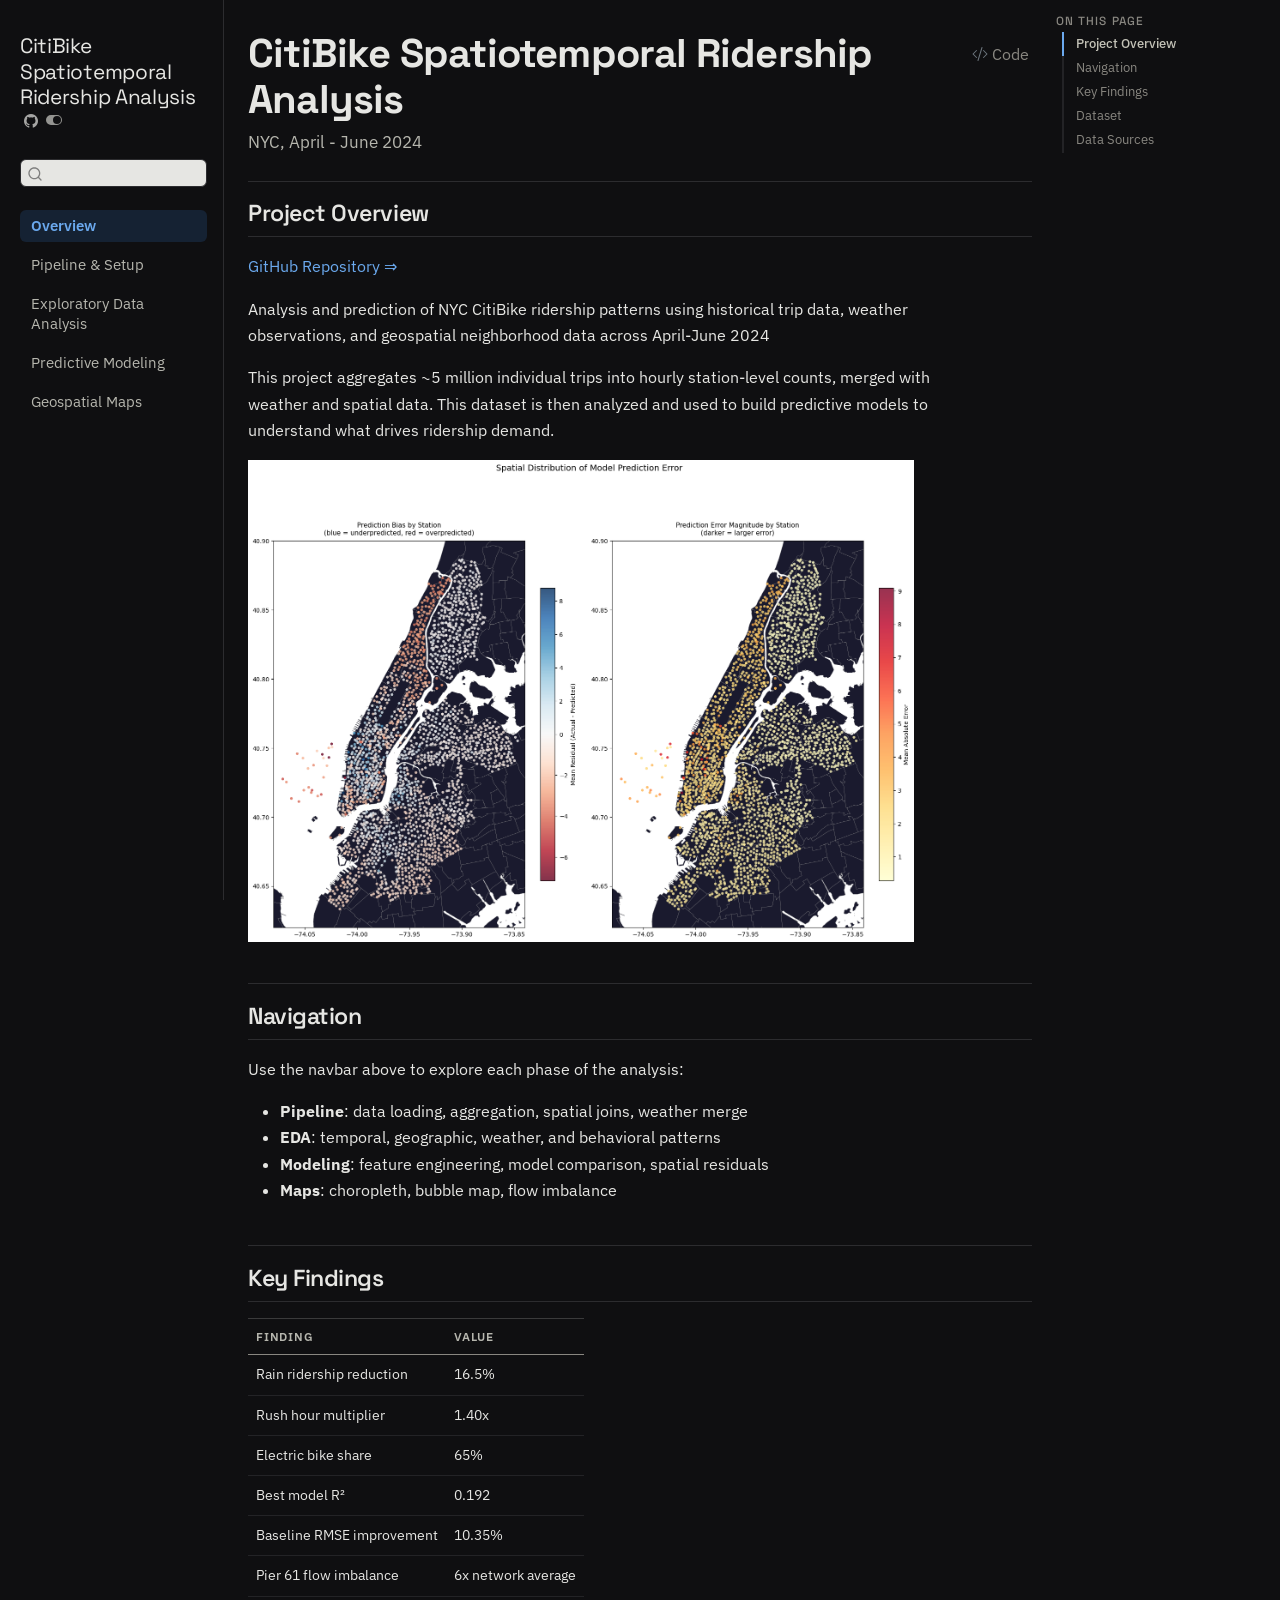
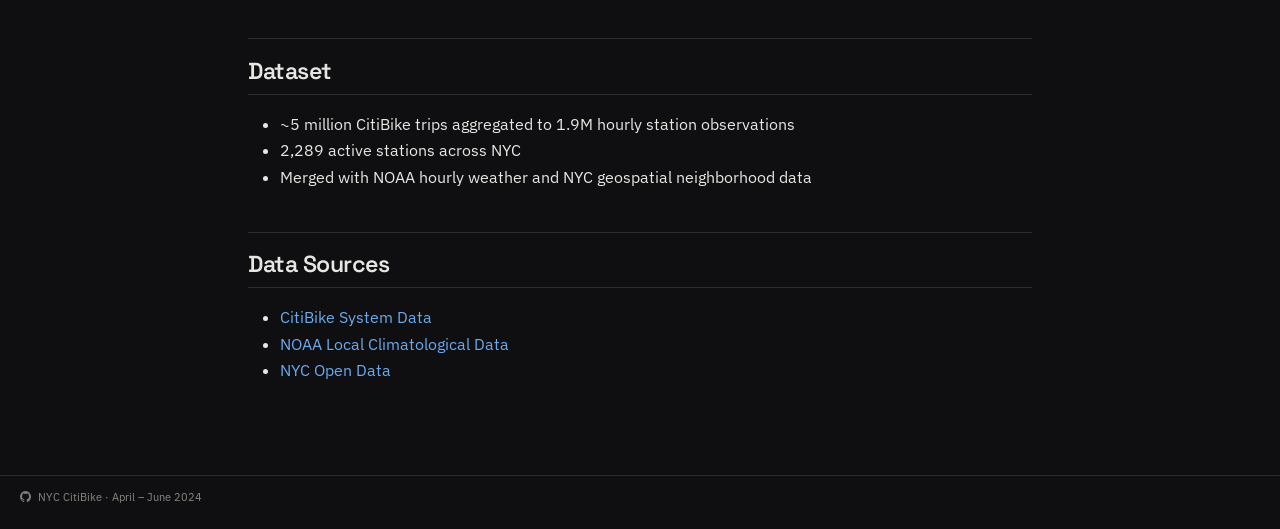
<file: index.html>
<!DOCTYPE html>
<html xmlns="http://www.w3.org/1999/xhtml" lang="en" xml:lang="en"><head>

<meta charset="utf-8">
<meta name="generator" content="quarto-1.11.1">

<meta name="viewport" content="width=device-width, initial-scale=1.0, user-scalable=yes">


<title>CitiBike Spatiotemporal Ridership Analysis</title>
<style>
/* Default styles provided by pandoc.
** See https://pandoc.org/MANUAL.html#variables-for-html for config info.
*/
span.smallcaps{font-variant: small-caps;}
div.columns{display: flex; gap: 1.5em;}
div.column{flex: auto;}
@media screen {
div.columns{gap: min(4vw, 1.5em);}
div.column{overflow-x: auto;}
}
div.hanging-indent{margin-left: 1.5em; text-indent: -1.5em;}
ul.task-list{list-style: none;}
ul.task-list li input[type="checkbox"] {
  width: 0.8em;
  margin: 0 0.8em 0.2em -1em; /* quarto-specific, see https://github.com/quarto-dev/quarto-cli/issues/4556 */ 
  vertical-align: middle;
}
/* CSS for syntax highlighting */
html { -webkit-text-size-adjust: 100%; }
pre > code.sourceCode { white-space: pre; position: relative; }
pre > code.sourceCode > span { display: inline-block; line-height: 1.25; }
pre > code.sourceCode > span:empty { height: 1.2em; }
.sourceCode { overflow: visible; }
code.sourceCode > span { color: inherit; text-decoration: inherit; }
div.sourceCode { margin: 1em 0; }
pre.sourceCode { margin: 0; }
@media screen {
div.sourceCode { overflow: auto; }
}
@media print {
pre > code.sourceCode { white-space: pre-wrap; }
pre > code.sourceCode > span { text-indent: -5em; padding-left: 5em; }
}
pre.numberSource code
  { counter-reset: source-line 0; }
pre.numberSource code > span
  { position: relative; left: -4em; counter-increment: source-line; }
pre.numberSource code > span > a:first-child::before
  { content: counter(source-line);
    position: relative; left: -1em; text-align: right; vertical-align: baseline;
    border: none; display: inline-block;
    -webkit-touch-callout: none; -webkit-user-select: none;
    -khtml-user-select: none; -moz-user-select: none;
    -ms-user-select: none; user-select: none;
    padding: 0 4px; width: 4em;
  }
pre.numberSource { margin-left: 3em;  padding-left: 4px; }
div.sourceCode
  {   }
@media screen {
pre > code.sourceCode > span > a:first-child::before { text-decoration: underline; }
}
</style>


<script src="site_libs/quarto-nav/quarto-nav.js"></script>
<script src="site_libs/quarto-nav/headroom.min.js"></script>
<script src="site_libs/clipboard/clipboard.min.js"></script>
<script src="site_libs/quarto-search/autocomplete.umd.js"></script>
<script src="site_libs/quarto-search/fuse.min.js"></script>
<script src="site_libs/quarto-search/quarto-search.js"></script>
<meta name="quarto:offset" content="./">
<script src="site_libs/quarto-html/quarto.js" type="module"></script>
<script src="site_libs/quarto-html/tabsets/tabsets.js" type="module"></script>
<script src="site_libs/quarto-html/popper.min.js"></script>
<script src="site_libs/quarto-html/tippy.umd.min.js"></script>
<script src="site_libs/quarto-html/anchor.min.js"></script>
<link href="site_libs/quarto-html/tippy.css" rel="stylesheet">
<link href="site_libs/quarto-html/quarto-syntax-highlighting-20c8a438dc88ac8d23253e3647218fc8.css" rel="stylesheet" class="quarto-color-scheme" id="quarto-text-highlighting-styles">
<link href="site_libs/quarto-html/quarto-syntax-highlighting-dark-2aa89ee94b3843daa00ac000e7cd6de9.css" rel="stylesheet" class="quarto-color-scheme quarto-color-alternate" id="quarto-text-highlighting-styles">
<script src="site_libs/bootstrap/bootstrap.min.js"></script>
<link href="site_libs/bootstrap/bootstrap-icons.css" rel="stylesheet">
<link href="site_libs/bootstrap/bootstrap-f9f0758abb895ef8afd4bf44fafacfb3.min.css" rel="stylesheet" append-hash="true" class="quarto-color-scheme" id="quarto-bootstrap" data-mode="light">
<link href="site_libs/bootstrap/bootstrap-dark-56d9d52f17b15d3eb414de86f5119d39.min.css" rel="stylesheet" append-hash="true" class="quarto-color-scheme quarto-color-alternate" id="quarto-bootstrap" data-mode="dark">
<script id="quarto-search-options" type="application/json">{
  "location": "sidebar",
  "copy-button": false,
  "collapse-after": 3,
  "panel-placement": "start",
  "type": "textbox",
  "limit": 50,
  "keyboard-shortcut": [
    "f",
    "/",
    "s"
  ],
  "show-item-context": false,
  "language": {
    "search-no-results-text": "No results",
    "search-matching-documents-text": "matching documents",
    "search-copy-link-title": "Copy link to search",
    "search-hide-matches-text": "Hide additional matches",
    "search-more-match-text": "more match in this document",
    "search-more-matches-text": "more matches in this document",
    "search-clear-button-title": "Clear",
    "search-text-placeholder": "",
    "search-detached-cancel-button-title": "Cancel",
    "search-submit-button-title": "Submit",
    "search-label": "Search"
  }
}</script>


</head>

<body class="nav-sidebar docked quarto-dark"><script id="quarto-html-before-body" type="application/javascript">
    const toggleBodyColorMode = (bsSheetEl) => {
      const mode = bsSheetEl.getAttribute("data-mode");
      const bodyEl = window.document.querySelector("body");
      if (mode === "dark") {
        bodyEl.classList.add("quarto-dark");
        bodyEl.classList.remove("quarto-light");
      } else {
        bodyEl.classList.add("quarto-light");
        bodyEl.classList.remove("quarto-dark");
      }
    }
    const toggleBodyColorPrimary = () => {
      const bsSheetEl = window.document.querySelector("link#quarto-bootstrap:not([rel=disabled-stylesheet])");
      if (bsSheetEl) {
        toggleBodyColorMode(bsSheetEl);
      }
    }
    const setColorSchemeToggle = (alternate) => {
      const toggles = window.document.querySelectorAll('.quarto-color-scheme-toggle');
      for (let i=0; i < toggles.length; i++) {
        const toggle = toggles[i];
        if (toggle) {
          if (alternate) {
            toggle.classList.add("alternate");
          } else {
            toggle.classList.remove("alternate");
          }
        }
      }
    };
    const toggleColorMode = (alternate) => {
      // Switch the stylesheets
      const primaryStylesheets = window.document.querySelectorAll('link.quarto-color-scheme:not(.quarto-color-alternate)');
      const alternateStylesheets = window.document.querySelectorAll('link.quarto-color-scheme.quarto-color-alternate');
      manageTransitions('#quarto-margin-sidebar .nav-link', false);
      if (alternate) {
        // note: dark is layered on light, we don't disable primary!
        enableStylesheet(alternateStylesheets);
        for (const sheetNode of alternateStylesheets) {
          if (sheetNode.id === "quarto-bootstrap") {
            toggleBodyColorMode(sheetNode);
          }
        }
      } else {
        disableStylesheet(alternateStylesheets);
        enableStylesheet(primaryStylesheets)
        toggleBodyColorPrimary();
      }
      manageTransitions('#quarto-margin-sidebar .nav-link', true);
      // Switch the toggles
      setColorSchemeToggle(alternate)
      // Hack to workaround the fact that safari doesn't
      // properly recolor the scrollbar when toggling (#1455)
      if (navigator.userAgent.indexOf('Safari') > 0 && navigator.userAgent.indexOf('Chrome') == -1) {
        manageTransitions("body", false);
        window.scrollTo(0, 1);
        setTimeout(() => {
          window.scrollTo(0, 0);
          manageTransitions("body", true);
        }, 40);
      }
    }
    const disableStylesheet = (stylesheets) => {
      for (let i=0; i < stylesheets.length; i++) {
        const stylesheet = stylesheets[i];
        stylesheet.rel = 'disabled-stylesheet';
      }
    }
    const enableStylesheet = (stylesheets) => {
      for (let i=0; i < stylesheets.length; i++) {
        const stylesheet = stylesheets[i];
        if(stylesheet.rel !== 'stylesheet') { // for Chrome, which will still FOUC without this check
          stylesheet.rel = 'stylesheet';
        }
      }
    }
    const manageTransitions = (selector, allowTransitions) => {
      const els = window.document.querySelectorAll(selector);
      for (let i=0; i < els.length; i++) {
        const el = els[i];
        if (allowTransitions) {
          el.classList.remove('notransition');
        } else {
          el.classList.add('notransition');
        }
      }
    }
    const isFileUrl = () => {
      return window.location.protocol === 'file:';
    }
    const hasAlternateSentinel = () => {
      let styleSentinel = getColorSchemeSentinel();
      if (styleSentinel !== null) {
        return styleSentinel === "alternate";
      } else {
        return false;
      }
    }
    const setStyleSentinel = (alternate) => {
      const value = alternate ? "alternate" : "default";
      if (!isFileUrl()) {
        window.localStorage.setItem("quarto-color-scheme", value);
      } else {
        localAlternateSentinel = value;
      }
    }
    const getColorSchemeSentinel = () => {
      if (!isFileUrl()) {
        const storageValue = window.localStorage.getItem("quarto-color-scheme");
        return storageValue != null ? storageValue : localAlternateSentinel;
      } else {
        return localAlternateSentinel;
      }
    }
    const toggleGiscusIfUsed = (isAlternate, darkModeDefault) => {
      const baseTheme = document.querySelector('#giscus-base-theme')?.value ?? 'light';
      const alternateTheme = document.querySelector('#giscus-alt-theme')?.value ?? 'dark';
      let newTheme = '';
      if(authorPrefersDark) {
        newTheme = isAlternate ? baseTheme : alternateTheme;
      } else {
        newTheme = isAlternate ? alternateTheme : baseTheme;
      }
      const changeGiscusTheme = () => {
        // From: https://github.com/giscus/giscus/issues/336
        const sendMessage = (message) => {
          const iframe = document.querySelector('iframe.giscus-frame');
          if (!iframe) return;
          iframe.contentWindow.postMessage({ giscus: message }, 'https://giscus.app');
        }
        sendMessage({
          setConfig: {
            theme: newTheme
          }
        });
      }
      const isGiscussLoaded = window.document.querySelector('iframe.giscus-frame') !== null;
      if (isGiscussLoaded) {
        changeGiscusTheme();
      }
    };
    const authorPrefersDark = true;
    const darkModeDefault = authorPrefersDark;
    let localAlternateSentinel = darkModeDefault ? 'alternate' : 'default';
    // Dark / light mode switch
    window.quartoToggleColorScheme = () => {
      // Read the current dark / light value
      let toAlternate = !hasAlternateSentinel();
      toggleColorMode(toAlternate);
      setStyleSentinel(toAlternate);
      toggleGiscusIfUsed(toAlternate, darkModeDefault);
      window.dispatchEvent(new Event('resize'));
    };
    // Switch to dark mode if need be
    if (hasAlternateSentinel()) {
      toggleColorMode(true);
    } else {
      toggleColorMode(false);
    }
  </script>

<div id="quarto-search-results"></div>
  <header id="quarto-header" class="headroom fixed-top">
  <nav class="quarto-secondary-nav">
    <div class="container-fluid d-flex">
      <button type="button" class="quarto-btn-toggle btn" data-bs-toggle="collapse" role="button" data-bs-target=".quarto-sidebar-collapse-item" aria-controls="quarto-sidebar" aria-expanded="false" aria-label="Toggle sidebar navigation" onclick="if (window.quartoToggleHeadroom) { window.quartoToggleHeadroom(); }">
        <i class="bi bi-layout-text-sidebar-reverse"></i>
      </button>
        <nav class="quarto-page-breadcrumbs" aria-label="breadcrumb"><ol class="breadcrumb"><li class="breadcrumb-item"><a href="./index.html">Overview</a></li></ol></nav>
        <a class="flex-grow-1" role="navigation" data-bs-toggle="collapse" data-bs-target=".quarto-sidebar-collapse-item" aria-controls="quarto-sidebar" aria-expanded="false" aria-label="Toggle sidebar navigation" onclick="if (window.quartoToggleHeadroom) { window.quartoToggleHeadroom(); }">      
        </a>
      <button type="button" class="btn quarto-search-button" aria-label="Search" onclick="window.quartoOpenSearch();">
        <i class="bi bi-search"></i>
      </button>
    </div>
  </nav>
</header>
<!-- content -->
<div id="quarto-content" class="quarto-container page-columns page-rows-contents page-layout-full">
<!-- sidebar -->
  <nav id="quarto-sidebar" class="sidebar collapse collapse-horizontal quarto-sidebar-collapse-item sidebar-navigation docked overflow-auto">
    <div class="pt-lg-2 mt-2 text-left sidebar-header">
    <div class="sidebar-title mb-0 py-0">
      <a href="./">CitiBike Spatiotemporal Ridership Analysis</a> 
        <div class="sidebar-tools-main">
    <a href="https://github.com/kacp3rrr/citibike-spatiotemporal-analysis" title="Source on GitHub" class="quarto-navigation-tool px-1" aria-label="Source on GitHub"><i class="bi bi-github"></i></a>
  <a href="" class="quarto-color-scheme-toggle quarto-navigation-tool  px-1" onclick="window.quartoToggleColorScheme(); return false;" title="Toggle dark mode"><i class="bi"></i></a>
</div>
    </div>
      </div>
        <div class="mt-2 flex-shrink-0 align-items-center">
        <div class="sidebar-search">
        <div id="quarto-search" class="" title="Search"></div>
        </div>
        </div>
    <div class="sidebar-menu-container"> 
    <ul class="list-unstyled mt-1">
        <li class="sidebar-item">
  <div class="sidebar-item-container"> 
  <a href="./index.html" class="sidebar-item-text sidebar-link active">
 <span class="menu-text">Overview</span></a>
  </div>
</li>
        <li class="sidebar-item">
  <div class="sidebar-item-container"> 
  <a href="./notebooks/01_setup.html" class="sidebar-item-text sidebar-link">
 <span class="menu-text">Pipeline &amp; Setup</span></a>
  </div>
</li>
        <li class="sidebar-item">
  <div class="sidebar-item-container"> 
  <a href="./notebooks/02_eda.html" class="sidebar-item-text sidebar-link">
 <span class="menu-text">Exploratory Data Analysis</span></a>
  </div>
</li>
        <li class="sidebar-item">
  <div class="sidebar-item-container"> 
  <a href="./notebooks/03_modeling.html" class="sidebar-item-text sidebar-link">
 <span class="menu-text">Predictive Modeling</span></a>
  </div>
</li>
        <li class="sidebar-item">
  <div class="sidebar-item-container"> 
  <a href="./notebooks/04_maps.html" class="sidebar-item-text sidebar-link">
 <span class="menu-text">Geospatial Maps</span></a>
  </div>
</li>
    </ul>
    </div>
</nav>
<div id="quarto-sidebar-glass" class="quarto-sidebar-collapse-item" data-bs-toggle="collapse" data-bs-target=".quarto-sidebar-collapse-item"></div>
<!-- margin-sidebar -->
    <div id="quarto-margin-sidebar" class="sidebar margin-sidebar">
        <nav id="TOC" role="doc-toc" class="toc-active">
    <h2 id="toc-title">On this page</h2>
   
  <ul>
  <li><a href="#project-overview" id="toc-project-overview" class="nav-link active" data-scroll-target="#project-overview">Project Overview</a></li>
  <li><a href="#navigation" id="toc-navigation" class="nav-link" data-scroll-target="#navigation">Navigation</a></li>
  <li><a href="#key-findings" id="toc-key-findings" class="nav-link" data-scroll-target="#key-findings">Key Findings</a></li>
  <li><a href="#dataset" id="toc-dataset" class="nav-link" data-scroll-target="#dataset">Dataset</a></li>
  <li><a href="#data-sources" id="toc-data-sources" class="nav-link" data-scroll-target="#data-sources">Data Sources</a></li>
  </ul>
</nav>
    </div>
<!-- main -->
<main class="content column-body" id="quarto-document-content">


<header id="title-block-header" class="quarto-title-block default">
<div class="quarto-title">
<div class="quarto-title-block"><div><h1 class="title">CitiBike Spatiotemporal Ridership Analysis</h1><button type="button" class="btn code-tools-button" id="quarto-code-tools-source"><i class="bi"></i> Code</button></div></div>
<p class="subtitle lead">NYC, April - June 2024</p>
</div>



<div class="quarto-title-meta column-body">

    
  
    
  </div>
  


</header>


<section id="project-overview" class="level2">
<h2 class="anchored" data-anchor-id="project-overview">Project Overview</h2>
<p><a href="https://github.com/kacp3rrr/citibike-spatiotemporal-analysis">GitHub Repository ⇒</a></p>
<p>Analysis and prediction of NYC CitiBike ridership patterns using historical trip data, weather observations, and geospatial neighborhood data across April-June 2024</p>
<p>This project aggregates ~5 million individual trips into hourly station-level counts, merged with weather and spatial data. This dataset is then analyzed and used to build predictive models to understand what drives ridership demand.</p>
<div data-align="center">
<p><img src="figures/model/spatial_residuals.png" width="90%"></p>
</div>
</section>
<section id="navigation" class="level2">
<h2 class="anchored" data-anchor-id="navigation">Navigation</h2>
<p>Use the navbar above to explore each phase of the analysis:</p>
<ul>
<li><strong>Pipeline</strong>: data loading, aggregation, spatial joins, weather merge</li>
<li><strong>EDA</strong>: temporal, geographic, weather, and behavioral patterns<br>
</li>
<li><strong>Modeling</strong>: feature engineering, model comparison, spatial residuals</li>
<li><strong>Maps</strong>: choropleth, bubble map, flow imbalance</li>
</ul>
</section>
<section id="key-findings" class="level2">
<h2 class="anchored" data-anchor-id="key-findings">Key Findings</h2>
<table class="caption-top table">
<thead>
<tr class="header">
<th>Finding</th>
<th>Value</th>
</tr>
</thead>
<tbody>
<tr class="odd">
<td>Rain ridership reduction</td>
<td>16.5%</td>
</tr>
<tr class="even">
<td>Rush hour multiplier</td>
<td>1.40x</td>
</tr>
<tr class="odd">
<td>Electric bike share</td>
<td>65%</td>
</tr>
<tr class="even">
<td>Best model R²</td>
<td>0.192</td>
</tr>
<tr class="odd">
<td>Baseline RMSE improvement</td>
<td>10.35%</td>
</tr>
<tr class="even">
<td>Pier 61 flow imbalance</td>
<td>6x network average</td>
</tr>
</tbody>
</table>
</section>
<section id="dataset" class="level2">
<h2 class="anchored" data-anchor-id="dataset">Dataset</h2>
<ul>
<li>~5 million CitiBike trips aggregated to 1.9M hourly station observations</li>
<li>2,289 active stations across NYC</li>
<li>Merged with NOAA hourly weather and NYC geospatial neighborhood data</li>
</ul>
</section>
<section id="data-sources" class="level2">
<h2 class="anchored" data-anchor-id="data-sources">Data Sources</h2>
<ul>
<li><a href="https://citibikenyc.com/system-data">CitiBike System Data</a></li>
<li><a href="https://ncei.noaa.gov/cdo-web/">NOAA Local Climatological Data</a></li>
<li><a href="https://opendata.cityofnewyork.us/">NYC Open Data</a></li>
</ul>


<!-- -->

</section>

</main> <!-- /main -->
<script id="quarto-html-after-body" type="application/javascript">
  window.document.addEventListener("DOMContentLoaded", function (event) {
    // Ensure there is a toggle, if there isn't float one in the top right
    if (window.document.querySelector('.quarto-color-scheme-toggle') === null) {
      const a = window.document.createElement('a');
      a.classList.add('top-right');
      a.classList.add('quarto-color-scheme-toggle');
      a.href = "";
      a.onclick = function() { try { window.quartoToggleColorScheme(); } catch {} return false; };
      const i = window.document.createElement("i");
      i.classList.add('bi');
      a.appendChild(i);
      window.document.body.appendChild(a);
    }
    setColorSchemeToggle(hasAlternateSentinel())
    const icon = "";
    const anchorJS = new window.AnchorJS();
    anchorJS.options = {
      placement: 'right',
      icon: icon
    };
    anchorJS.add('.anchored');
    const isCodeAnnotation = (el) => {
      for (const clz of el.classList) {
        if (clz.startsWith('code-annotation-')) {                     
          return true;
        }
      }
      return false;
    }
    const onCopySuccess = function(e) {
      // button target
      const button = e.trigger;
      // don't keep focus
      button.blur();
      // flash "checked"
      button.classList.add('code-copy-button-checked');
      var currentTitle = button.getAttribute("title");
      button.setAttribute("title", "Copied!");
      let tooltip;
      if (window.bootstrap) {
        button.setAttribute("data-bs-toggle", "tooltip");
        button.setAttribute("data-bs-placement", "left");
        button.setAttribute("data-bs-title", "Copied!");
        tooltip = new bootstrap.Tooltip(button, 
          { trigger: "manual", 
            customClass: "code-copy-button-tooltip",
            offset: [0, -8]});
        tooltip.show();    
      }
      setTimeout(function() {
        if (tooltip) {
          tooltip.hide();
          button.removeAttribute("data-bs-title");
          button.removeAttribute("data-bs-toggle");
          button.removeAttribute("data-bs-placement");
        }
        button.setAttribute("title", currentTitle);
        button.classList.remove('code-copy-button-checked');
      }, 1000);
      // clear code selection
      e.clearSelection();
    }
    const getTextToCopy = function(trigger) {
      const outerScaffold = trigger.parentElement.cloneNode(true);
      const codeEl = outerScaffold.querySelector('code');
      for (const childEl of codeEl.children) {
        if (isCodeAnnotation(childEl)) {
          childEl.remove();
        }
      }
      return codeEl.innerText;
    }
    const clipboard = new window.ClipboardJS('.code-copy-button:not([data-in-quarto-modal])', {
      text: getTextToCopy
    });
    clipboard.on('success', onCopySuccess);
    if (window.document.getElementById('quarto-embedded-source-code-modal')) {
      const clipboardModal = new window.ClipboardJS('.code-copy-button[data-in-quarto-modal]', {
        text: getTextToCopy,
        container: window.document.getElementById('quarto-embedded-source-code-modal')
      });
      clipboardModal.on('success', onCopySuccess);
    }
    const viewSource = window.document.getElementById('quarto-view-source') ||
                       window.document.getElementById('quarto-code-tools-source');
    if (viewSource) {
      const sourceUrl = viewSource.getAttribute("data-quarto-source-url");
      viewSource.addEventListener("click", function(e) {
        if (sourceUrl) {
          // rstudio viewer pane
          if (/\bcapabilities=\b/.test(window.location)) {
            window.open(sourceUrl);
          } else {
            window.location.href = sourceUrl;
          }
        } else {
          const modal = new bootstrap.Modal(document.getElementById('quarto-embedded-source-code-modal'));
          modal.show();
        }
        return false;
      });
    }
    function toggleCodeHandler(show) {
      return function(e) {
        const cellDetails = window.document.querySelectorAll(".cell details.code-fold");
        for (let i=0; i<cellDetails.length; i++) {
          const details = cellDetails[i];
          if (show) {
            details.open = true;
          } else {
            details.removeAttribute("open");
          }
        }
        const cellCodeDivs = window.document.querySelectorAll(".cell div.sourceCode.cell-code");
        const fromCls = show ? "hidden" : "unhidden";
        const toCls = show ? "unhidden" : "hidden";
        for (let i=0; i<cellCodeDivs.length; i++) {
          const codeDiv = cellCodeDivs[i];
          if (codeDiv.classList.contains(fromCls)) {
            codeDiv.classList.remove(fromCls);
            codeDiv.classList.add(toCls);
          } 
        }
        return false;
      }
    }
    const hideAllCode = window.document.getElementById("quarto-hide-all-code");
    if (hideAllCode) {
      hideAllCode.addEventListener("click", toggleCodeHandler(false));
    }
    const showAllCode = window.document.getElementById("quarto-show-all-code");
    if (showAllCode) {
      showAllCode.addEventListener("click", toggleCodeHandler(true));
    }
      var localhostRegex = new RegExp(/^(?:http|https):\/\/localhost\:?[0-9]*\//);
      var mailtoRegex = new RegExp(/^mailto:/);
        var filterRegex = new RegExp("https:\/\/kacp3rrr\.github\.io\/citibike-spatiotemporal-analysis\/");
      var isInternal = (href) => {
          return filterRegex.test(href) || localhostRegex.test(href) || mailtoRegex.test(href);
      }
      // Inspect non-navigation links and adorn them if external
     var links = window.document.querySelectorAll('a[href]:not(.nav-link):not(.navbar-brand):not(.toc-action):not(.sidebar-link):not(.sidebar-item-toggle):not(.pagination-link):not(.no-external):not([aria-hidden]):not(.dropdown-item):not(.quarto-navigation-tool):not(.about-link)');
      for (var i=0; i<links.length; i++) {
        const link = links[i];
        if (!isInternal(link.href)) {
          // undo the damage that might have been done by quarto-nav.js in the case of
          // links that we want to consider external
          if (link.dataset.originalHref !== undefined) {
            link.href = link.dataset.originalHref;
          }
            // target, if specified
            link.setAttribute("target", "_blank");
            if (link.getAttribute("rel") === null) {
              link.setAttribute("rel", "noopener");
            }
        }
      }
    function tippyHover(el, contentFn, onTriggerFn, onUntriggerFn) {
      const config = {
        allowHTML: true,
        maxWidth: 500,
        delay: 100,
        arrow: false,
        appendTo: function(el) {
            return el.parentElement;
        },
        interactive: true,
        interactiveBorder: 10,
        theme: 'quarto',
        placement: 'bottom-start',
      };
      if (contentFn) {
        config.content = contentFn;
      }
      if (onTriggerFn) {
        config.onTrigger = onTriggerFn;
      }
      if (onUntriggerFn) {
        config.onUntrigger = onUntriggerFn;
      }
      window.tippy(el, config); 
    }
    const noterefs = window.document.querySelectorAll('a[role="doc-noteref"]');
    for (var i=0; i<noterefs.length; i++) {
      const ref = noterefs[i];
      tippyHover(ref, function() {
        // use id or data attribute instead here
        let href = ref.getAttribute('data-footnote-href') || ref.getAttribute('href');
        try { href = new URL(href).hash; } catch {}
        const id = href.replace(/^#\/?/, "");
        const note = window.document.getElementById(id);
        if (note) {
          return note.innerHTML;
        } else {
          return "";
        }
      });
    }
    const xrefs = window.document.querySelectorAll('a.quarto-xref');
    const processXRef = (id, note) => {
      // Strip column container classes
      const stripColumnClz = (el) => {
        el.classList.remove("page-full", "page-columns");
        if (el.children) {
          for (const child of el.children) {
            stripColumnClz(child);
          }
        }
      }
      stripColumnClz(note)
      if (id === null || id.startsWith('sec-')) {
        // Special case sections, only their first couple elements
        const container = document.createElement("div");
        if (note.children && note.children.length > 2) {
          container.appendChild(note.children[0].cloneNode(true));
          for (let i = 1; i < note.children.length; i++) {
            const child = note.children[i];
            if (child.tagName === "P" && child.innerText === "") {
              continue;
            } else {
              container.appendChild(child.cloneNode(true));
              break;
            }
          }
          if (window.Quarto?.typesetMath) {
            window.Quarto.typesetMath(container);
          }
          return container.innerHTML
        } else {
          if (window.Quarto?.typesetMath) {
            window.Quarto.typesetMath(note);
          }
          return note.innerHTML;
        }
      } else {
        // Remove any anchor links if they are present
        const anchorLink = note.querySelector('a.anchorjs-link');
        if (anchorLink) {
          anchorLink.remove();
        }
        if (window.Quarto?.typesetMath) {
          window.Quarto.typesetMath(note);
        }
        if (note.classList.contains("callout")) {
          return note.outerHTML;
        } else {
          return note.innerHTML;
        }
      }
    }
    for (var i=0; i<xrefs.length; i++) {
      const xref = xrefs[i];
      tippyHover(xref, undefined, function(instance) {
        instance.disable();
        let url = xref.getAttribute('href');
        let hash = undefined; 
        if (url.startsWith('#')) {
          hash = url;
        } else {
          try { hash = new URL(url).hash; } catch {}
        }
        if (hash) {
          const id = hash.replace(/^#\/?/, "");
          const note = window.document.getElementById(id);
          if (note !== null) {
            try {
              const html = processXRef(id, note.cloneNode(true));
              instance.setContent(html);
            } finally {
              instance.enable();
              instance.show();
            }
          } else {
            // See if we can fetch this
            fetch(url.split('#')[0])
            .then(res => res.text())
            .then(html => {
              const parser = new DOMParser();
              const htmlDoc = parser.parseFromString(html, "text/html");
              const note = htmlDoc.getElementById(id);
              if (note !== null) {
                const html = processXRef(id, note);
                instance.setContent(html);
              } 
            }).finally(() => {
              instance.enable();
              instance.show();
            });
          }
        } else {
          // See if we can fetch a full url (with no hash to target)
          // This is a special case and we should probably do some content thinning / targeting
          fetch(url)
          .then(res => res.text())
          .then(html => {
            const parser = new DOMParser();
            const htmlDoc = parser.parseFromString(html, "text/html");
            const note = htmlDoc.querySelector('main.content');
            if (note !== null) {
              // This should only happen for chapter cross references
              // (since there is no id in the URL)
              // remove the first header
              if (note.children.length > 0 && note.children[0].tagName === "HEADER") {
                note.children[0].remove();
              }
              const html = processXRef(null, note);
              instance.setContent(html);
            } 
          }).finally(() => {
            instance.enable();
            instance.show();
          });
        }
      }, function(instance) {
      });
    }
        let selectedAnnoteEl;
        const selectorForAnnotation = ( cell, annotation) => {
          let cellAttr = 'data-code-cell="' + cell + '"';
          let lineAttr = 'data-code-annotation="' +  annotation + '"';
          const selector = 'span[' + cellAttr + '][' + lineAttr + ']';
          return selector;
        }
        const selectCodeLines = (annoteEl) => {
          const doc = window.document;
          const targetCell = annoteEl.getAttribute("data-target-cell");
          const targetAnnotation = annoteEl.getAttribute("data-target-annotation");
          const annoteSpan = window.document.querySelector(selectorForAnnotation(targetCell, targetAnnotation));
          const lines = annoteSpan.getAttribute("data-code-lines").split(",");
          const lineIds = lines.map((line) => {
            return targetCell + "-" + line;
          })
          let top = null;
          let height = null;
          let parent = null;
          if (lineIds.length > 0) {
              //compute the position of the single el (top and bottom and make a div)
              const el = window.document.getElementById(lineIds[0]);
              top = el.offsetTop;
              height = el.offsetHeight;
              parent = el.parentElement.parentElement;
            if (lineIds.length > 1) {
              const lastEl = window.document.getElementById(lineIds[lineIds.length - 1]);
              const bottom = lastEl.offsetTop + lastEl.offsetHeight;
              height = bottom - top;
            }
            if (top !== null && height !== null && parent !== null) {
              // cook up a div (if necessary) and position it 
              let div = window.document.getElementById("code-annotation-line-highlight");
              if (div === null) {
                div = window.document.createElement("div");
                div.setAttribute("id", "code-annotation-line-highlight");
                div.style.position = 'absolute';
                parent.appendChild(div);
              }
              div.style.top = top - 2 + "px";
              div.style.height = height + 4 + "px";
              div.style.left = 0;
              let gutterDiv = window.document.getElementById("code-annotation-line-highlight-gutter");
              if (gutterDiv === null) {
                gutterDiv = window.document.createElement("div");
                gutterDiv.setAttribute("id", "code-annotation-line-highlight-gutter");
                gutterDiv.style.position = 'absolute';
                const codeCell = window.document.getElementById(targetCell);
                const gutter = codeCell.querySelector('.code-annotation-gutter');
                gutter.appendChild(gutterDiv);
              }
              gutterDiv.style.top = top - 2 + "px";
              gutterDiv.style.height = height + 4 + "px";
            }
            selectedAnnoteEl = annoteEl;
          }
        };
        const unselectCodeLines = () => {
          const elementsIds = ["code-annotation-line-highlight", "code-annotation-line-highlight-gutter"];
          elementsIds.forEach((elId) => {
            const div = window.document.getElementById(elId);
            if (div) {
              div.remove();
            }
          });
          selectedAnnoteEl = undefined;
        };
          // Handle positioning of the toggle
      window.addEventListener(
        "resize",
        throttle(() => {
          elRect = undefined;
          if (selectedAnnoteEl) {
            selectCodeLines(selectedAnnoteEl);
          }
        }, 10)
      );
      function throttle(fn, ms) {
      let throttle = false;
      let timer;
        return (...args) => {
          if(!throttle) { // first call gets through
              fn.apply(this, args);
              throttle = true;
          } else { // all the others get throttled
              if(timer) clearTimeout(timer); // cancel #2
              timer = setTimeout(() => {
                fn.apply(this, args);
                timer = throttle = false;
              }, ms);
          }
        };
      }
        // Attach click handler to the DT
        const annoteDls = window.document.querySelectorAll('dt[data-target-cell]');
        for (const annoteDlNode of annoteDls) {
          annoteDlNode.addEventListener('click', (event) => {
            const clickedEl = event.target;
            if (clickedEl !== selectedAnnoteEl) {
              unselectCodeLines();
              const activeEl = window.document.querySelector('dt[data-target-cell].code-annotation-active');
              if (activeEl) {
                activeEl.classList.remove('code-annotation-active');
              }
              selectCodeLines(clickedEl);
              clickedEl.classList.add('code-annotation-active');
            } else {
              // Unselect the line
              unselectCodeLines();
              clickedEl.classList.remove('code-annotation-active');
            }
          });
        }
    const findCites = (el) => {
      const parentEl = el.parentElement;
      if (parentEl) {
        const cites = parentEl.dataset.cites;
        if (cites) {
          return {
            el,
            cites: cites.split(' ')
          };
        } else {
          return findCites(el.parentElement)
        }
      } else {
        return undefined;
      }
    };
    var bibliorefs = window.document.querySelectorAll('a[role="doc-biblioref"]');
    for (var i=0; i<bibliorefs.length; i++) {
      const ref = bibliorefs[i];
      const citeInfo = findCites(ref);
      if (citeInfo) {
        tippyHover(citeInfo.el, function() {
          var popup = window.document.createElement('div');
          citeInfo.cites.forEach(function(cite) {
            var citeDiv = window.document.createElement('div');
            citeDiv.classList.add('hanging-indent');
            citeDiv.classList.add('csl-entry');
            var biblioDiv = window.document.getElementById('ref-' + cite);
            if (biblioDiv) {
              citeDiv.innerHTML = biblioDiv.innerHTML;
            }
            popup.appendChild(citeDiv);
          });
          return popup.innerHTML;
        });
      }
    }
  });
  </script><div class="modal fade" id="quarto-embedded-source-code-modal" tabindex="-1" aria-labelledby="quarto-embedded-source-code-modal-label" aria-hidden="true"><div class="modal-dialog modal-dialog-scrollable"><div class="modal-content"><div class="modal-header"><h5 class="modal-title" id="quarto-embedded-source-code-modal-label">Source Code</h5><button class="btn-close" data-bs-dismiss="modal"></button></div><div class="modal-body"><div class="">
<div class="code-copy-outer-scaffold"><div class="sourceCode" id="cb1" data-shortcodes="false"><pre class="sourceCode markdown code-with-copy"><code class="sourceCode markdown"><span id="cb1-1"><a href="#cb1-1" aria-hidden="true" tabindex="-1"></a><span class="co">---</span></span>
<span id="cb1-2"><a href="#cb1-2" aria-hidden="true" tabindex="-1"></a><span class="an">title:</span><span class="co"> "CitiBike Spatiotemporal Ridership Analysis"</span></span>
<span id="cb1-3"><a href="#cb1-3" aria-hidden="true" tabindex="-1"></a><span class="an">subtitle:</span><span class="co"> "NYC, April - June 2024"</span></span>
<span id="cb1-4"><a href="#cb1-4" aria-hidden="true" tabindex="-1"></a><span class="co">---</span></span>
<span id="cb1-5"><a href="#cb1-5" aria-hidden="true" tabindex="-1"></a></span>
<span id="cb1-6"><a href="#cb1-6" aria-hidden="true" tabindex="-1"></a><span class="fu">## Project Overview</span></span>
<span id="cb1-7"><a href="#cb1-7" aria-hidden="true" tabindex="-1"></a></span>
<span id="cb1-8"><a href="#cb1-8" aria-hidden="true" tabindex="-1"></a><span class="co">[</span><span class="ot">GitHub Repository ⇒</span><span class="co">](https://github.com/kacp3rrr/citibike-spatiotemporal-analysis)</span></span>
<span id="cb1-9"><a href="#cb1-9" aria-hidden="true" tabindex="-1"></a></span>
<span id="cb1-10"><a href="#cb1-10" aria-hidden="true" tabindex="-1"></a>Analysis and prediction of NYC CitiBike ridership patterns using historical trip data, weather observations, and geospatial neighborhood data across April-June 2024</span>
<span id="cb1-11"><a href="#cb1-11" aria-hidden="true" tabindex="-1"></a></span>
<span id="cb1-12"><a href="#cb1-12" aria-hidden="true" tabindex="-1"></a>This project aggregates ~5 million individual trips into hourly station-level counts, merged with weather and spatial data. This dataset is then analyzed and used to build predictive models to understand what drives ridership demand.</span>
<span id="cb1-13"><a href="#cb1-13" aria-hidden="true" tabindex="-1"></a></span>
<span id="cb1-14"><a href="#cb1-14" aria-hidden="true" tabindex="-1"></a><span class="dt">&lt;</span><span class="kw">div</span><span class="ot"> align</span><span class="op">=</span><span class="st">"center"</span><span class="dt">&gt;</span></span>
<span id="cb1-15"><a href="#cb1-15" aria-hidden="true" tabindex="-1"></a>  <span class="dt">&lt;</span><span class="kw">img</span><span class="ot"> src</span><span class="op">=</span><span class="st">"figures/model/spatial_residuals.png"</span><span class="ot"> width</span><span class="op">=</span><span class="st">"90%"</span><span class="dt">/&gt;</span></span>
<span id="cb1-16"><a href="#cb1-16" aria-hidden="true" tabindex="-1"></a><span class="dt">&lt;/</span><span class="kw">div</span><span class="dt">&gt;</span></span>
<span id="cb1-17"><a href="#cb1-17" aria-hidden="true" tabindex="-1"></a></span>
<span id="cb1-18"><a href="#cb1-18" aria-hidden="true" tabindex="-1"></a><span class="fu">## Navigation</span></span>
<span id="cb1-19"><a href="#cb1-19" aria-hidden="true" tabindex="-1"></a></span>
<span id="cb1-20"><a href="#cb1-20" aria-hidden="true" tabindex="-1"></a>Use the navbar above to explore each phase of the analysis:</span>
<span id="cb1-21"><a href="#cb1-21" aria-hidden="true" tabindex="-1"></a></span>
<span id="cb1-22"><a href="#cb1-22" aria-hidden="true" tabindex="-1"></a><span class="ss">- </span>**Pipeline**: data loading, aggregation, spatial joins, weather merge</span>
<span id="cb1-23"><a href="#cb1-23" aria-hidden="true" tabindex="-1"></a><span class="ss">- </span>**EDA**: temporal, geographic, weather, and behavioral patterns  </span>
<span id="cb1-24"><a href="#cb1-24" aria-hidden="true" tabindex="-1"></a><span class="ss">- </span>**Modeling**: feature engineering, model comparison, spatial residuals</span>
<span id="cb1-25"><a href="#cb1-25" aria-hidden="true" tabindex="-1"></a><span class="ss">- </span>**Maps**: choropleth, bubble map, flow imbalance</span>
<span id="cb1-26"><a href="#cb1-26" aria-hidden="true" tabindex="-1"></a></span>
<span id="cb1-27"><a href="#cb1-27" aria-hidden="true" tabindex="-1"></a><span class="fu">## Key Findings</span></span>
<span id="cb1-28"><a href="#cb1-28" aria-hidden="true" tabindex="-1"></a></span>
<span id="cb1-29"><a href="#cb1-29" aria-hidden="true" tabindex="-1"></a><span class="pp">|</span> Finding <span class="pp">|</span> Value <span class="pp">|</span></span>
<span id="cb1-30"><a href="#cb1-30" aria-hidden="true" tabindex="-1"></a><span class="pp">|---|---|</span></span>
<span id="cb1-31"><a href="#cb1-31" aria-hidden="true" tabindex="-1"></a><span class="pp">|</span> Rain ridership reduction <span class="pp">|</span> 16.5% <span class="pp">|</span></span>
<span id="cb1-32"><a href="#cb1-32" aria-hidden="true" tabindex="-1"></a><span class="pp">|</span> Rush hour multiplier <span class="pp">|</span> 1.40x <span class="pp">|</span></span>
<span id="cb1-33"><a href="#cb1-33" aria-hidden="true" tabindex="-1"></a><span class="pp">|</span> Electric bike share <span class="pp">|</span> 65% <span class="pp">|</span></span>
<span id="cb1-34"><a href="#cb1-34" aria-hidden="true" tabindex="-1"></a><span class="pp">|</span> Best model R² <span class="pp">|</span> 0.192 <span class="pp">|</span></span>
<span id="cb1-35"><a href="#cb1-35" aria-hidden="true" tabindex="-1"></a><span class="pp">|</span> Baseline RMSE improvement <span class="pp">|</span> 10.35% <span class="pp">|</span></span>
<span id="cb1-36"><a href="#cb1-36" aria-hidden="true" tabindex="-1"></a><span class="pp">|</span> Pier 61 flow imbalance <span class="pp">|</span> 6x network average <span class="pp">|</span></span>
<span id="cb1-37"><a href="#cb1-37" aria-hidden="true" tabindex="-1"></a></span>
<span id="cb1-38"><a href="#cb1-38" aria-hidden="true" tabindex="-1"></a><span class="fu">## Dataset</span></span>
<span id="cb1-39"><a href="#cb1-39" aria-hidden="true" tabindex="-1"></a></span>
<span id="cb1-40"><a href="#cb1-40" aria-hidden="true" tabindex="-1"></a><span class="ss">- </span>~5 million CitiBike trips aggregated to 1.9M hourly station observations</span>
<span id="cb1-41"><a href="#cb1-41" aria-hidden="true" tabindex="-1"></a><span class="ss">- </span>2,289 active stations across NYC</span>
<span id="cb1-42"><a href="#cb1-42" aria-hidden="true" tabindex="-1"></a><span class="ss">- </span>Merged with NOAA hourly weather and NYC geospatial neighborhood data</span>
<span id="cb1-43"><a href="#cb1-43" aria-hidden="true" tabindex="-1"></a></span>
<span id="cb1-44"><a href="#cb1-44" aria-hidden="true" tabindex="-1"></a><span class="fu">## Data Sources</span></span>
<span id="cb1-45"><a href="#cb1-45" aria-hidden="true" tabindex="-1"></a></span>
<span id="cb1-46"><a href="#cb1-46" aria-hidden="true" tabindex="-1"></a><span class="ss">- </span><span class="co">[</span><span class="ot">CitiBike System Data</span><span class="co">](https://citibikenyc.com/system-data)</span></span>
<span id="cb1-47"><a href="#cb1-47" aria-hidden="true" tabindex="-1"></a><span class="ss">- </span><span class="co">[</span><span class="ot">NOAA Local Climatological Data</span><span class="co">](https://ncei.noaa.gov/cdo-web/)</span></span>
<span id="cb1-48"><a href="#cb1-48" aria-hidden="true" tabindex="-1"></a><span class="ss">- </span><span class="co">[</span><span class="ot">NYC Open Data</span><span class="co">](https://opendata.cityofnewyork.us/)</span></span></code></pre></div><button title="Copy to Clipboard" class="code-copy-button" data-in-quarto-modal=""><i class="bi"></i></button></div>
</div></div></div></div></div>
</div> <!-- /content -->
<footer class="footer">
  <div class="nav-footer">
    <div class="nav-footer-left">
      <ul class="footer-items list-unstyled">
    <li class="nav-item compact">
    <a class="nav-link active" href="https://github.com/kacp3rrr/citibike-spatiotemporal-analysis" aria-current="page">
      <i class="bi bi-github" role="img">
</i> 
    </a>
  </li>  
    <li class="nav-item">
 NYC CitiBike · April – June 2024
  </li>  
</ul>
    </div>   
    <div class="nav-footer-center">
      &nbsp;
    </div>
    <div class="nav-footer-right">
      &nbsp;
    </div>
  </div>
</footer>




</body></html>
</file>
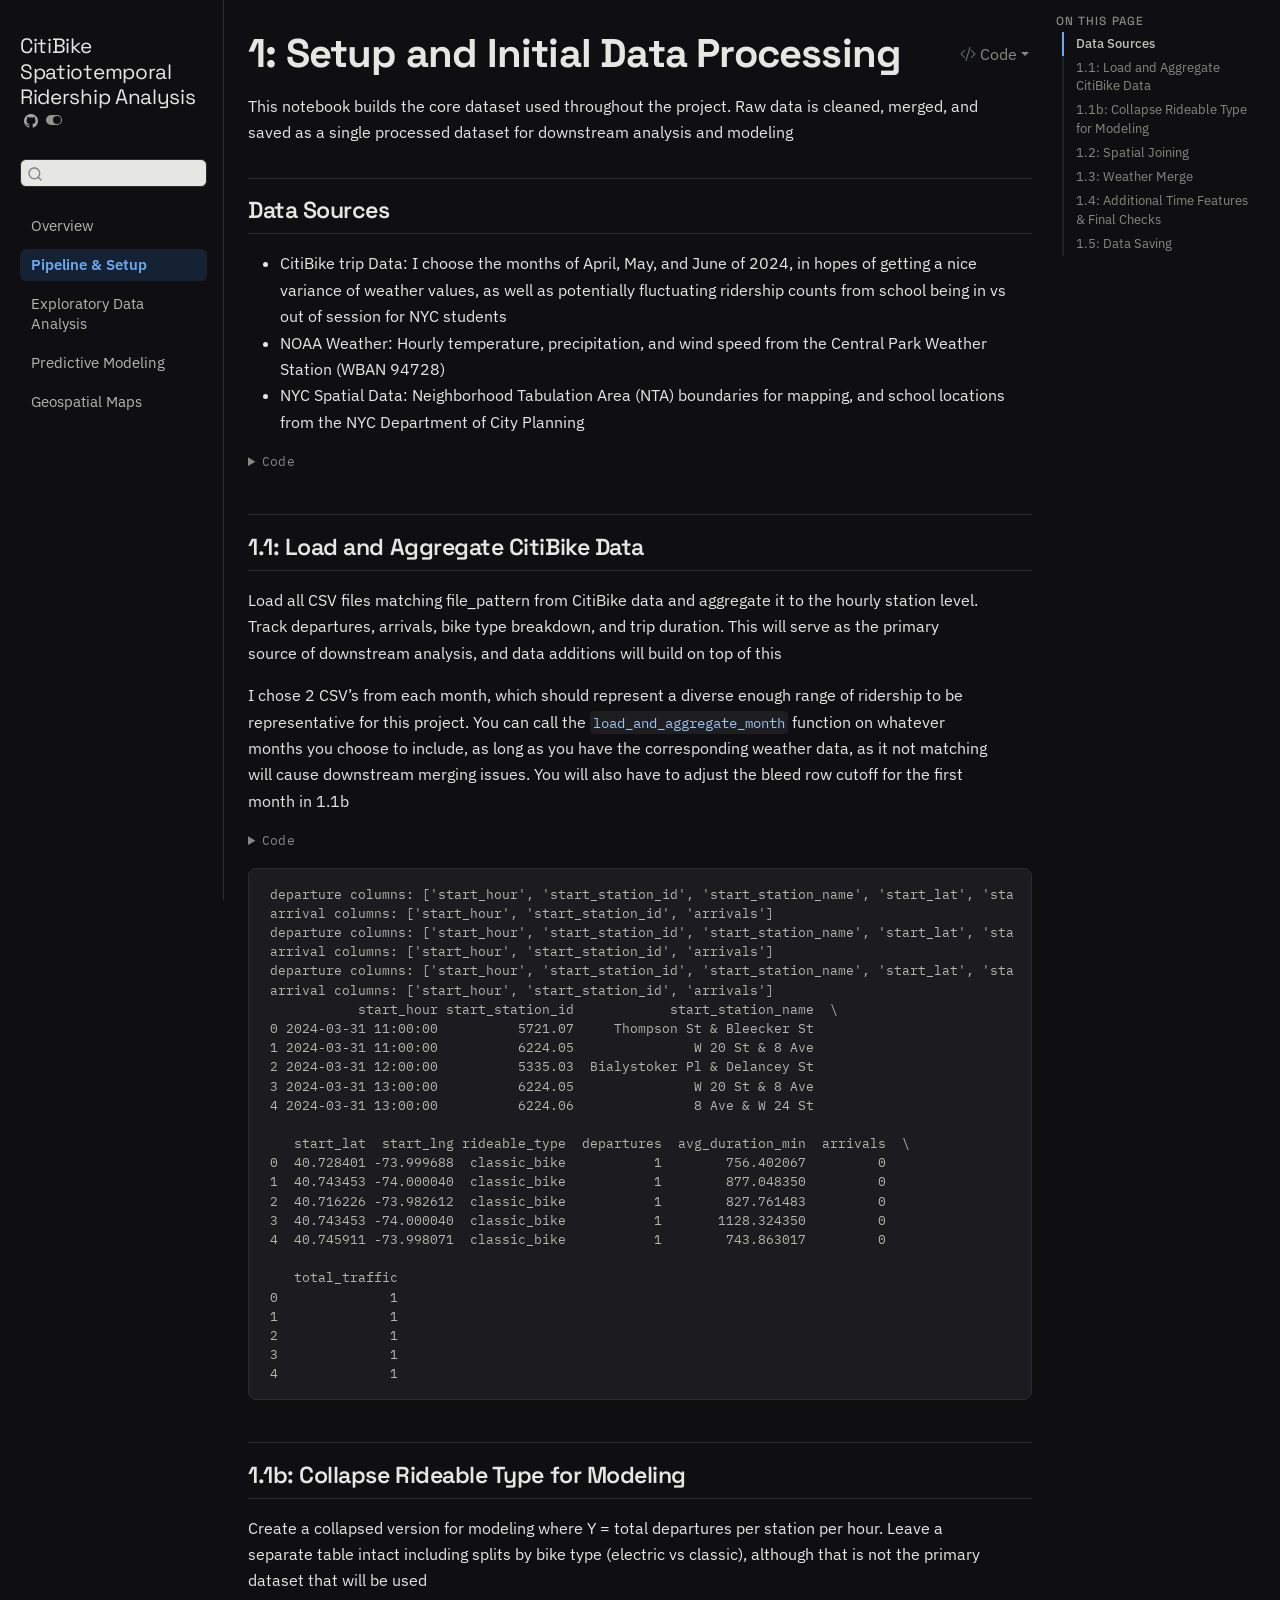
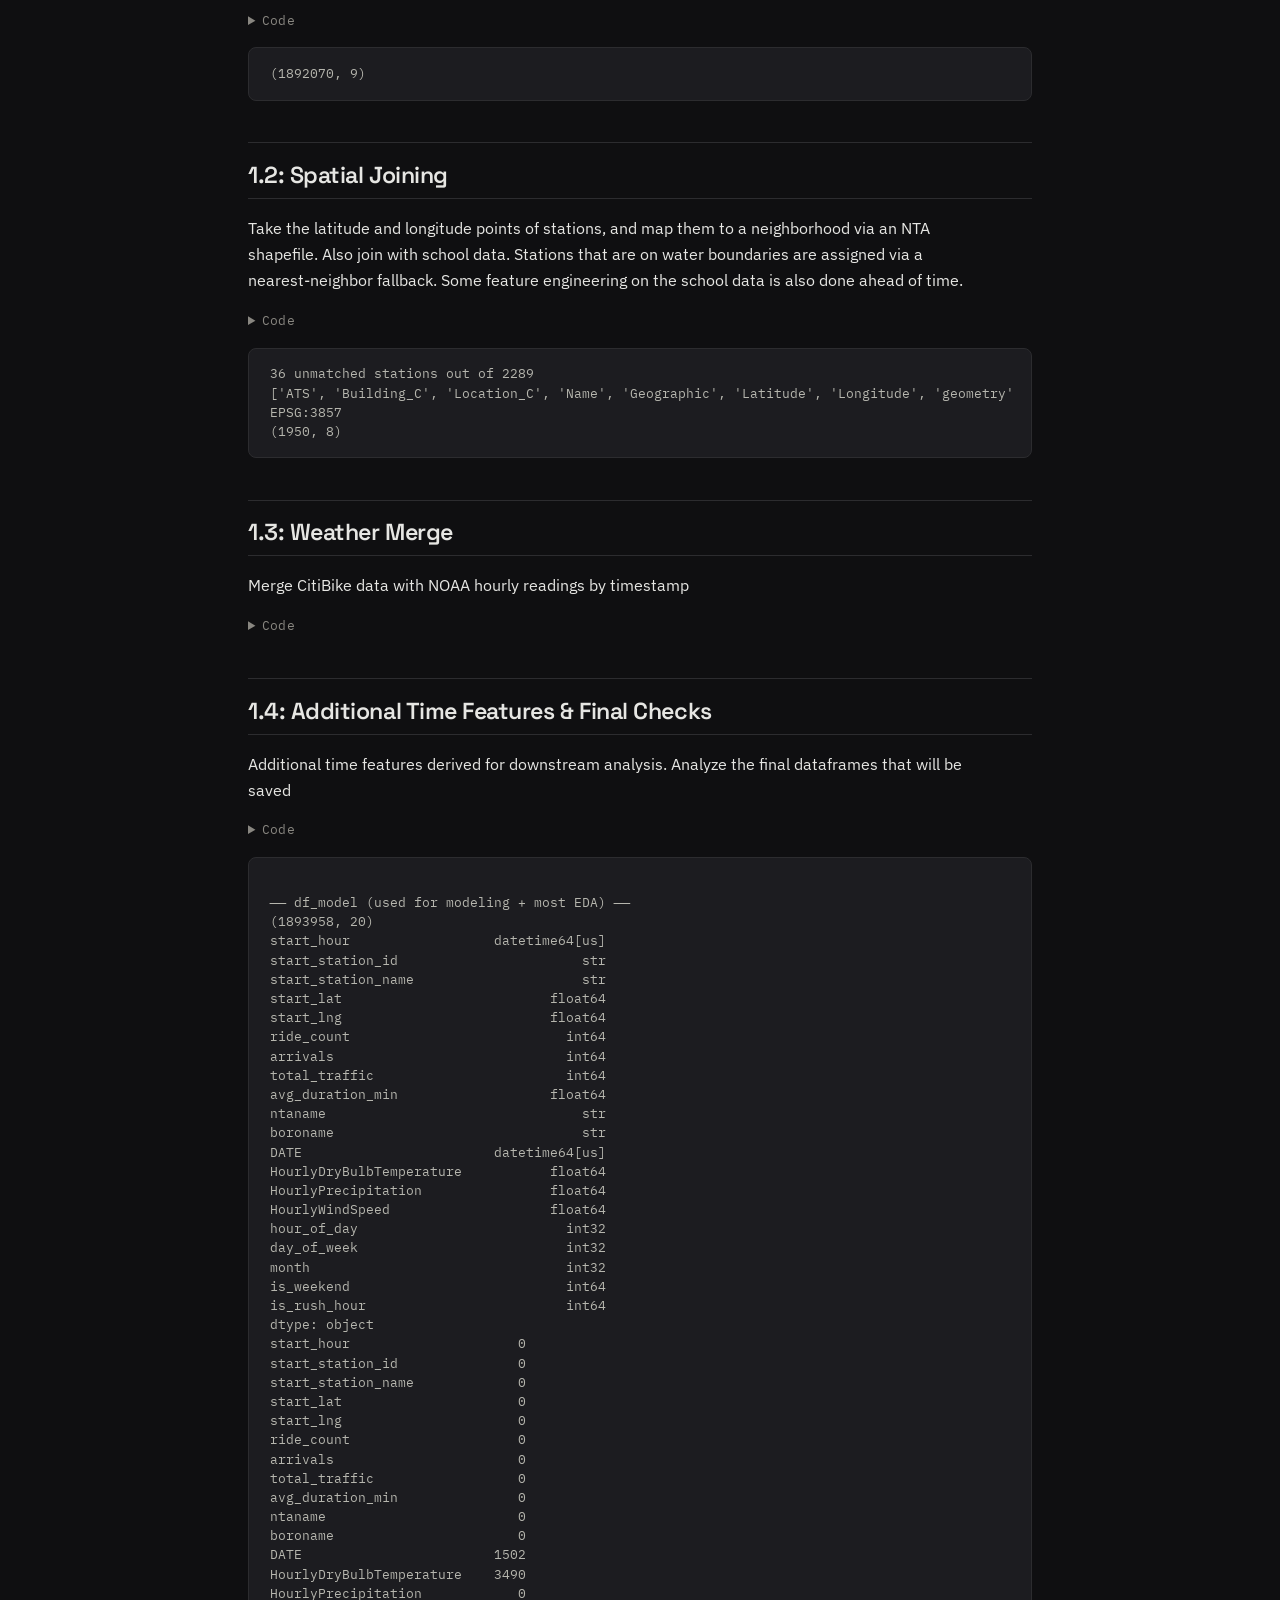
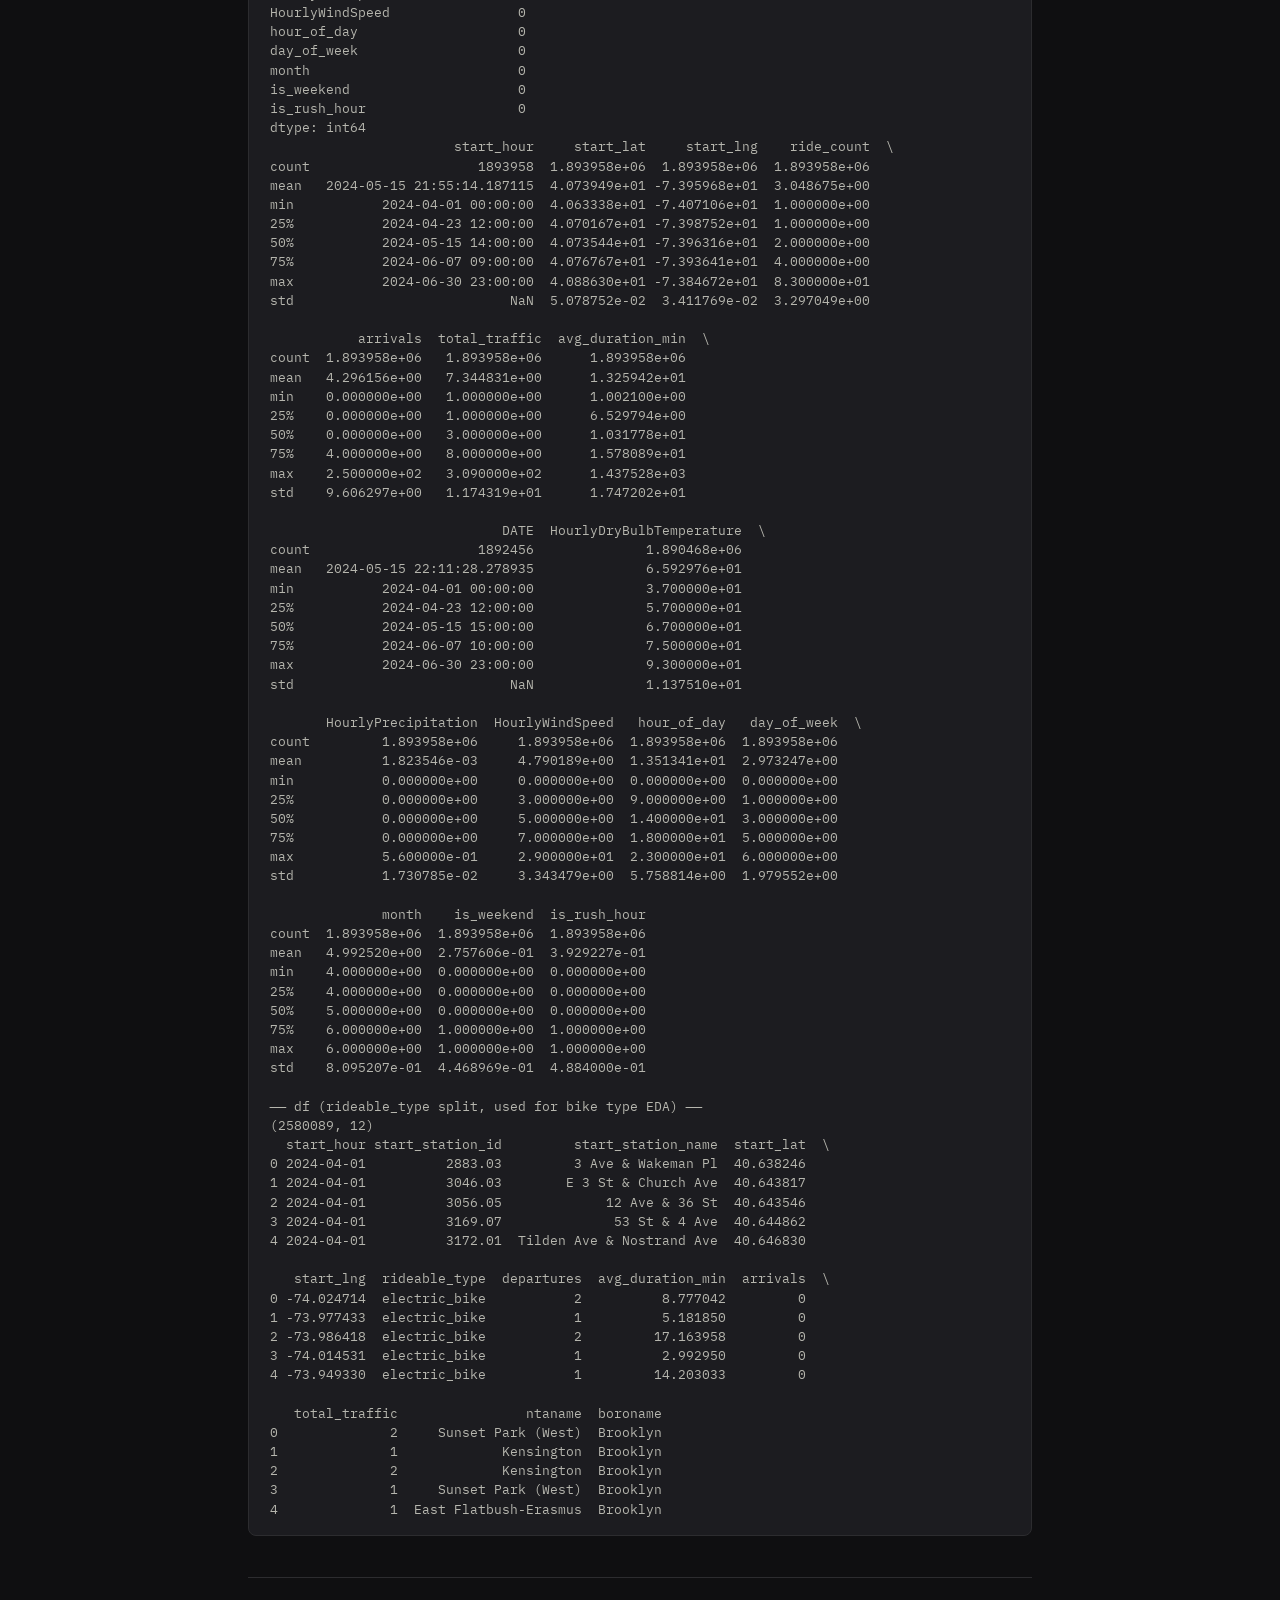
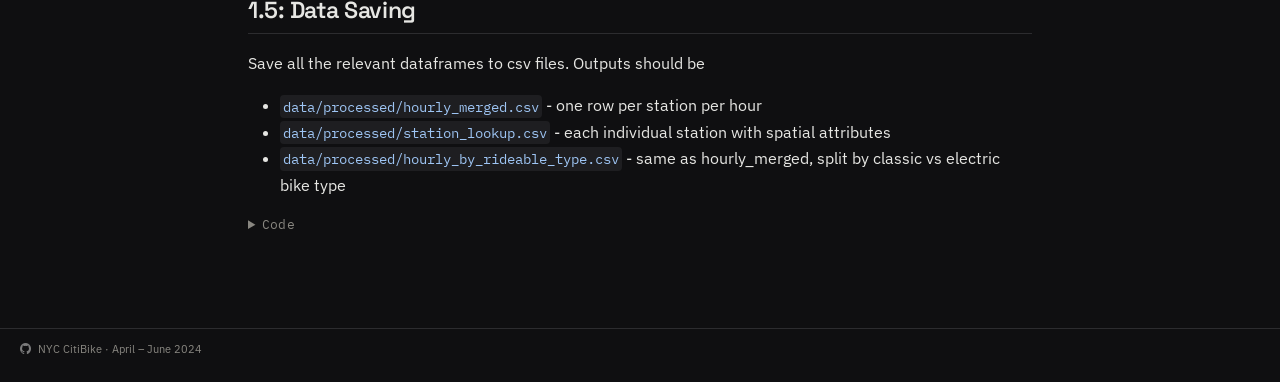
<file: notebooks/01_setup.html>
<!DOCTYPE html>
<html xmlns="http://www.w3.org/1999/xhtml" lang="en" xml:lang="en"><head>

<meta charset="utf-8">
<meta name="generator" content="quarto-1.11.1">

<meta name="viewport" content="width=device-width, initial-scale=1.0, user-scalable=yes">


<title>1: Setup and Initial Data Processing – CitiBike Spatiotemporal Ridership Analysis</title>
<style>
/* Default styles provided by pandoc.
** See https://pandoc.org/MANUAL.html#variables-for-html for config info.
*/
span.smallcaps{font-variant: small-caps;}
div.columns{display: flex; gap: 1.5em;}
div.column{flex: auto;}
@media screen {
div.columns{gap: min(4vw, 1.5em);}
div.column{overflow-x: auto;}
}
div.hanging-indent{margin-left: 1.5em; text-indent: -1.5em;}
ul.task-list{list-style: none;}
ul.task-list li input[type="checkbox"] {
  width: 0.8em;
  margin: 0 0.8em 0.2em -1em; /* quarto-specific, see https://github.com/quarto-dev/quarto-cli/issues/4556 */ 
  vertical-align: middle;
}
/* CSS for syntax highlighting */
html { -webkit-text-size-adjust: 100%; }
pre > code.sourceCode { white-space: pre; position: relative; }
pre > code.sourceCode > span { display: inline-block; line-height: 1.25; }
pre > code.sourceCode > span:empty { height: 1.2em; }
.sourceCode { overflow: visible; }
code.sourceCode > span { color: inherit; text-decoration: inherit; }
div.sourceCode { margin: 1em 0; }
pre.sourceCode { margin: 0; }
@media screen {
div.sourceCode { overflow: auto; }
}
@media print {
pre > code.sourceCode { white-space: pre-wrap; }
pre > code.sourceCode > span { text-indent: -5em; padding-left: 5em; }
}
pre.numberSource code
  { counter-reset: source-line 0; }
pre.numberSource code > span
  { position: relative; left: -4em; counter-increment: source-line; }
pre.numberSource code > span > a:first-child::before
  { content: counter(source-line);
    position: relative; left: -1em; text-align: right; vertical-align: baseline;
    border: none; display: inline-block;
    -webkit-touch-callout: none; -webkit-user-select: none;
    -khtml-user-select: none; -moz-user-select: none;
    -ms-user-select: none; user-select: none;
    padding: 0 4px; width: 4em;
  }
pre.numberSource { margin-left: 3em;  padding-left: 4px; }
div.sourceCode
  {   }
@media screen {
pre > code.sourceCode > span > a:first-child::before { text-decoration: underline; }
}
</style>


<script src="../site_libs/quarto-nav/quarto-nav.js"></script>
<script src="../site_libs/quarto-nav/headroom.min.js"></script>
<script src="../site_libs/clipboard/clipboard.min.js"></script>
<script src="../site_libs/quarto-search/autocomplete.umd.js"></script>
<script src="../site_libs/quarto-search/fuse.min.js"></script>
<script src="../site_libs/quarto-search/quarto-search.js"></script>
<meta name="quarto:offset" content="../">
<script src="../site_libs/quarto-html/quarto.js" type="module"></script>
<script src="../site_libs/quarto-html/tabsets/tabsets.js" type="module"></script>
<script src="../site_libs/quarto-html/popper.min.js"></script>
<script src="../site_libs/quarto-html/tippy.umd.min.js"></script>
<script src="../site_libs/quarto-html/anchor.min.js"></script>
<link href="../site_libs/quarto-html/tippy.css" rel="stylesheet">
<link href="../site_libs/quarto-html/quarto-syntax-highlighting-20c8a438dc88ac8d23253e3647218fc8.css" rel="stylesheet" class="quarto-color-scheme" id="quarto-text-highlighting-styles">
<link href="../site_libs/quarto-html/quarto-syntax-highlighting-dark-2aa89ee94b3843daa00ac000e7cd6de9.css" rel="stylesheet" class="quarto-color-scheme quarto-color-alternate" id="quarto-text-highlighting-styles">
<script src="../site_libs/bootstrap/bootstrap.min.js"></script>
<link href="../site_libs/bootstrap/bootstrap-icons.css" rel="stylesheet">
<link href="../site_libs/bootstrap/bootstrap-f9f0758abb895ef8afd4bf44fafacfb3.min.css" rel="stylesheet" append-hash="true" class="quarto-color-scheme" id="quarto-bootstrap" data-mode="light">
<link href="../site_libs/bootstrap/bootstrap-dark-56d9d52f17b15d3eb414de86f5119d39.min.css" rel="stylesheet" append-hash="true" class="quarto-color-scheme quarto-color-alternate" id="quarto-bootstrap" data-mode="dark">
<script id="quarto-search-options" type="application/json">{
  "location": "sidebar",
  "copy-button": false,
  "collapse-after": 3,
  "panel-placement": "start",
  "type": "textbox",
  "limit": 50,
  "keyboard-shortcut": [
    "f",
    "/",
    "s"
  ],
  "show-item-context": false,
  "language": {
    "search-no-results-text": "No results",
    "search-matching-documents-text": "matching documents",
    "search-copy-link-title": "Copy link to search",
    "search-hide-matches-text": "Hide additional matches",
    "search-more-match-text": "more match in this document",
    "search-more-matches-text": "more matches in this document",
    "search-clear-button-title": "Clear",
    "search-text-placeholder": "",
    "search-detached-cancel-button-title": "Cancel",
    "search-submit-button-title": "Submit",
    "search-label": "Search"
  }
}</script>


</head>

<body class="nav-sidebar docked quarto-dark"><script id="quarto-html-before-body" type="application/javascript">
    const toggleBodyColorMode = (bsSheetEl) => {
      const mode = bsSheetEl.getAttribute("data-mode");
      const bodyEl = window.document.querySelector("body");
      if (mode === "dark") {
        bodyEl.classList.add("quarto-dark");
        bodyEl.classList.remove("quarto-light");
      } else {
        bodyEl.classList.add("quarto-light");
        bodyEl.classList.remove("quarto-dark");
      }
    }
    const toggleBodyColorPrimary = () => {
      const bsSheetEl = window.document.querySelector("link#quarto-bootstrap:not([rel=disabled-stylesheet])");
      if (bsSheetEl) {
        toggleBodyColorMode(bsSheetEl);
      }
    }
    const setColorSchemeToggle = (alternate) => {
      const toggles = window.document.querySelectorAll('.quarto-color-scheme-toggle');
      for (let i=0; i < toggles.length; i++) {
        const toggle = toggles[i];
        if (toggle) {
          if (alternate) {
            toggle.classList.add("alternate");
          } else {
            toggle.classList.remove("alternate");
          }
        }
      }
    };
    const toggleColorMode = (alternate) => {
      // Switch the stylesheets
      const primaryStylesheets = window.document.querySelectorAll('link.quarto-color-scheme:not(.quarto-color-alternate)');
      const alternateStylesheets = window.document.querySelectorAll('link.quarto-color-scheme.quarto-color-alternate');
      manageTransitions('#quarto-margin-sidebar .nav-link', false);
      if (alternate) {
        // note: dark is layered on light, we don't disable primary!
        enableStylesheet(alternateStylesheets);
        for (const sheetNode of alternateStylesheets) {
          if (sheetNode.id === "quarto-bootstrap") {
            toggleBodyColorMode(sheetNode);
          }
        }
      } else {
        disableStylesheet(alternateStylesheets);
        enableStylesheet(primaryStylesheets)
        toggleBodyColorPrimary();
      }
      manageTransitions('#quarto-margin-sidebar .nav-link', true);
      // Switch the toggles
      setColorSchemeToggle(alternate)
      // Hack to workaround the fact that safari doesn't
      // properly recolor the scrollbar when toggling (#1455)
      if (navigator.userAgent.indexOf('Safari') > 0 && navigator.userAgent.indexOf('Chrome') == -1) {
        manageTransitions("body", false);
        window.scrollTo(0, 1);
        setTimeout(() => {
          window.scrollTo(0, 0);
          manageTransitions("body", true);
        }, 40);
      }
    }
    const disableStylesheet = (stylesheets) => {
      for (let i=0; i < stylesheets.length; i++) {
        const stylesheet = stylesheets[i];
        stylesheet.rel = 'disabled-stylesheet';
      }
    }
    const enableStylesheet = (stylesheets) => {
      for (let i=0; i < stylesheets.length; i++) {
        const stylesheet = stylesheets[i];
        if(stylesheet.rel !== 'stylesheet') { // for Chrome, which will still FOUC without this check
          stylesheet.rel = 'stylesheet';
        }
      }
    }
    const manageTransitions = (selector, allowTransitions) => {
      const els = window.document.querySelectorAll(selector);
      for (let i=0; i < els.length; i++) {
        const el = els[i];
        if (allowTransitions) {
          el.classList.remove('notransition');
        } else {
          el.classList.add('notransition');
        }
      }
    }
    const isFileUrl = () => {
      return window.location.protocol === 'file:';
    }
    const hasAlternateSentinel = () => {
      let styleSentinel = getColorSchemeSentinel();
      if (styleSentinel !== null) {
        return styleSentinel === "alternate";
      } else {
        return false;
      }
    }
    const setStyleSentinel = (alternate) => {
      const value = alternate ? "alternate" : "default";
      if (!isFileUrl()) {
        window.localStorage.setItem("quarto-color-scheme", value);
      } else {
        localAlternateSentinel = value;
      }
    }
    const getColorSchemeSentinel = () => {
      if (!isFileUrl()) {
        const storageValue = window.localStorage.getItem("quarto-color-scheme");
        return storageValue != null ? storageValue : localAlternateSentinel;
      } else {
        return localAlternateSentinel;
      }
    }
    const toggleGiscusIfUsed = (isAlternate, darkModeDefault) => {
      const baseTheme = document.querySelector('#giscus-base-theme')?.value ?? 'light';
      const alternateTheme = document.querySelector('#giscus-alt-theme')?.value ?? 'dark';
      let newTheme = '';
      if(authorPrefersDark) {
        newTheme = isAlternate ? baseTheme : alternateTheme;
      } else {
        newTheme = isAlternate ? alternateTheme : baseTheme;
      }
      const changeGiscusTheme = () => {
        // From: https://github.com/giscus/giscus/issues/336
        const sendMessage = (message) => {
          const iframe = document.querySelector('iframe.giscus-frame');
          if (!iframe) return;
          iframe.contentWindow.postMessage({ giscus: message }, 'https://giscus.app');
        }
        sendMessage({
          setConfig: {
            theme: newTheme
          }
        });
      }
      const isGiscussLoaded = window.document.querySelector('iframe.giscus-frame') !== null;
      if (isGiscussLoaded) {
        changeGiscusTheme();
      }
    };
    const authorPrefersDark = true;
    const darkModeDefault = authorPrefersDark;
    let localAlternateSentinel = darkModeDefault ? 'alternate' : 'default';
    // Dark / light mode switch
    window.quartoToggleColorScheme = () => {
      // Read the current dark / light value
      let toAlternate = !hasAlternateSentinel();
      toggleColorMode(toAlternate);
      setStyleSentinel(toAlternate);
      toggleGiscusIfUsed(toAlternate, darkModeDefault);
      window.dispatchEvent(new Event('resize'));
    };
    // Switch to dark mode if need be
    if (hasAlternateSentinel()) {
      toggleColorMode(true);
    } else {
      toggleColorMode(false);
    }
  </script>

<div id="quarto-search-results"></div>
  <header id="quarto-header" class="headroom fixed-top">
  <nav class="quarto-secondary-nav">
    <div class="container-fluid d-flex">
      <button type="button" class="quarto-btn-toggle btn" data-bs-toggle="collapse" role="button" data-bs-target=".quarto-sidebar-collapse-item" aria-controls="quarto-sidebar" aria-expanded="false" aria-label="Toggle sidebar navigation" onclick="if (window.quartoToggleHeadroom) { window.quartoToggleHeadroom(); }">
        <i class="bi bi-layout-text-sidebar-reverse"></i>
      </button>
        <nav class="quarto-page-breadcrumbs" aria-label="breadcrumb"><ol class="breadcrumb"><li class="breadcrumb-item"><a href="../notebooks/01_setup.html">Pipeline &amp; Setup</a></li></ol></nav>
        <a class="flex-grow-1" role="navigation" data-bs-toggle="collapse" data-bs-target=".quarto-sidebar-collapse-item" aria-controls="quarto-sidebar" aria-expanded="false" aria-label="Toggle sidebar navigation" onclick="if (window.quartoToggleHeadroom) { window.quartoToggleHeadroom(); }">      
        </a>
      <button type="button" class="btn quarto-search-button" aria-label="Search" onclick="window.quartoOpenSearch();">
        <i class="bi bi-search"></i>
      </button>
    </div>
  </nav>
</header>
<!-- content -->
<div id="quarto-content" class="quarto-container page-columns page-rows-contents page-layout-full">
<!-- sidebar -->
  <nav id="quarto-sidebar" class="sidebar collapse collapse-horizontal quarto-sidebar-collapse-item sidebar-navigation docked overflow-auto">
    <div class="pt-lg-2 mt-2 text-left sidebar-header">
    <div class="sidebar-title mb-0 py-0">
      <a href="../">CitiBike Spatiotemporal Ridership Analysis</a> 
        <div class="sidebar-tools-main">
    <a href="https://github.com/kacp3rrr/citibike-spatiotemporal-analysis" title="Source on GitHub" class="quarto-navigation-tool px-1" aria-label="Source on GitHub"><i class="bi bi-github"></i></a>
  <a href="" class="quarto-color-scheme-toggle quarto-navigation-tool  px-1" onclick="window.quartoToggleColorScheme(); return false;" title="Toggle dark mode"><i class="bi"></i></a>
</div>
    </div>
      </div>
        <div class="mt-2 flex-shrink-0 align-items-center">
        <div class="sidebar-search">
        <div id="quarto-search" class="" title="Search"></div>
        </div>
        </div>
    <div class="sidebar-menu-container"> 
    <ul class="list-unstyled mt-1">
        <li class="sidebar-item">
  <div class="sidebar-item-container"> 
  <a href="../index.html" class="sidebar-item-text sidebar-link">
 <span class="menu-text">Overview</span></a>
  </div>
</li>
        <li class="sidebar-item">
  <div class="sidebar-item-container"> 
  <a href="../notebooks/01_setup.html" class="sidebar-item-text sidebar-link active">
 <span class="menu-text">Pipeline &amp; Setup</span></a>
  </div>
</li>
        <li class="sidebar-item">
  <div class="sidebar-item-container"> 
  <a href="../notebooks/02_eda.html" class="sidebar-item-text sidebar-link">
 <span class="menu-text">Exploratory Data Analysis</span></a>
  </div>
</li>
        <li class="sidebar-item">
  <div class="sidebar-item-container"> 
  <a href="../notebooks/03_modeling.html" class="sidebar-item-text sidebar-link">
 <span class="menu-text">Predictive Modeling</span></a>
  </div>
</li>
        <li class="sidebar-item">
  <div class="sidebar-item-container"> 
  <a href="../notebooks/04_maps.html" class="sidebar-item-text sidebar-link">
 <span class="menu-text">Geospatial Maps</span></a>
  </div>
</li>
    </ul>
    </div>
</nav>
<div id="quarto-sidebar-glass" class="quarto-sidebar-collapse-item" data-bs-toggle="collapse" data-bs-target=".quarto-sidebar-collapse-item"></div>
<!-- margin-sidebar -->
    <div id="quarto-margin-sidebar" class="sidebar margin-sidebar">
        <nav id="TOC" role="doc-toc" class="toc-active">
    <h2 id="toc-title">On this page</h2>
   
  <ul>
  <li><a href="#data-sources" id="toc-data-sources" class="nav-link active" data-scroll-target="#data-sources">Data Sources</a></li>
  <li><a href="#load-and-aggregate-citibike-data" id="toc-load-and-aggregate-citibike-data" class="nav-link" data-scroll-target="#load-and-aggregate-citibike-data">1.1: Load and Aggregate CitiBike Data</a></li>
  <li><a href="#b-collapse-rideable-type-for-modeling" id="toc-b-collapse-rideable-type-for-modeling" class="nav-link" data-scroll-target="#b-collapse-rideable-type-for-modeling">1.1b: Collapse Rideable Type for Modeling</a></li>
  <li><a href="#spatial-joining" id="toc-spatial-joining" class="nav-link" data-scroll-target="#spatial-joining">1.2: Spatial Joining</a></li>
  <li><a href="#weather-merge" id="toc-weather-merge" class="nav-link" data-scroll-target="#weather-merge">1.3: Weather Merge</a></li>
  <li><a href="#additional-time-features-final-checks" id="toc-additional-time-features-final-checks" class="nav-link" data-scroll-target="#additional-time-features-final-checks">1.4: Additional Time Features &amp; Final Checks</a></li>
  <li><a href="#data-saving" id="toc-data-saving" class="nav-link" data-scroll-target="#data-saving">1.5: Data Saving</a></li>
  </ul>
</nav>
    </div>
<!-- main -->
<main class="content column-body" id="quarto-document-content">


<header id="title-block-header" class="quarto-title-block default">
<div class="quarto-title">
<div class="quarto-title-block"><div><h1 class="title">1: Setup and Initial Data Processing</h1><button type="button" class="btn code-tools-button dropdown-toggle" id="quarto-code-tools-menu" data-bs-toggle="dropdown" aria-expanded="false"><i class="bi"></i> Code</button><ul class="dropdown-menu dropdown-menu-end" aria-labelelledby="quarto-code-tools-menu"><li><a id="quarto-show-all-code" class="dropdown-item" href="javascript:void(0)" role="button">Show All Code</a></li><li><a id="quarto-hide-all-code" class="dropdown-item" href="javascript:void(0)" role="button">Hide All Code</a></li></ul></div></div>
</div>



<div class="quarto-title-meta column-body">

    
  
    
  </div>
  


</header>


<p>This notebook builds the core dataset used throughout the project. Raw data is cleaned, merged, and saved as a single processed dataset for downstream analysis and modeling</p>
<section id="data-sources" class="level2">
<h2 class="anchored" data-anchor-id="data-sources">Data Sources</h2>
<ul>
<li>CitiBike trip Data: I choose the months of April, May, and June of 2024, in hopes of getting a nice variance of weather values, as well as potentially fluctuating ridership counts from school being in vs out of session for NYC students</li>
<li>NOAA Weather: Hourly temperature, precipitation, and wind speed from the Central Park Weather Station (WBAN 94728)</li>
<li>NYC Spatial Data: Neighborhood Tabulation Area (NTA) boundaries for mapping, and school locations from the NYC Department of City Planning</li>
</ul>
<div id="68f7fecf" class="cell" data-execution_count="1">
<details class="code-fold">
<summary>Code</summary>
<div class="code-copy-outer-scaffold"><div class="sourceCode cell-code" id="cb1"><pre class="sourceCode python code-with-copy"><code class="sourceCode python"><span id="cb1-1"><a href="#cb1-1" aria-hidden="true" tabindex="-1"></a><span class="im">import</span> pandas <span class="im">as</span> pd</span>
<span id="cb1-2"><a href="#cb1-2" aria-hidden="true" tabindex="-1"></a><span class="im">import</span> numpy <span class="im">as</span> np</span>
<span id="cb1-3"><a href="#cb1-3" aria-hidden="true" tabindex="-1"></a><span class="im">import</span> glob</span>
<span id="cb1-4"><a href="#cb1-4" aria-hidden="true" tabindex="-1"></a><span class="im">import</span> geopandas <span class="im">as</span> gpd</span></code></pre></div><button title="Copy to Clipboard" class="code-copy-button"><i class="bi"></i></button></div>
</details>
</div>
</section>
<section id="load-and-aggregate-citibike-data" class="level2">
<h2 class="anchored" data-anchor-id="load-and-aggregate-citibike-data">1.1: Load and Aggregate CitiBike Data</h2>
<p>Load all CSV files matching file_pattern from CitiBike data and aggregate it to the hourly station level. Track departures, arrivals, bike type breakdown, and trip duration. This will serve as the primary source of downstream analysis, and data additions will build on top of this</p>
<p>I chose 2 CSV’s from each month, which should represent a diverse enough range of ridership to be representative for this project. You can call the <code>load_and_aggregate_month</code> function on whatever months you choose to include, as long as you have the corresponding weather data, as it not matching will cause downstream merging issues. You will also have to adjust the bleed row cutoff for the first month in 1.1b</p>
<div id="6f318e7a" class="cell" data-execution_count="2">
<details class="code-fold">
<summary>Code</summary>
<div class="code-copy-outer-scaffold"><div class="sourceCode cell-code" id="cb2"><pre class="sourceCode python code-with-copy"><code class="sourceCode python"><span id="cb2-1"><a href="#cb2-1" aria-hidden="true" tabindex="-1"></a><span class="kw">def</span> load_and_aggregate_month(file_pattern):</span>
<span id="cb2-2"><a href="#cb2-2" aria-hidden="true" tabindex="-1"></a>    cols <span class="op">=</span> [<span class="st">'rideable_type'</span>, <span class="st">'started_at'</span>, <span class="st">'ended_at'</span>, <span class="st">'start_station_name'</span>, <span class="st">'start_station_id'</span>, <span class="st">'end_station_name'</span>, </span>
<span id="cb2-3"><a href="#cb2-3" aria-hidden="true" tabindex="-1"></a>        <span class="st">'end_station_id'</span>, <span class="st">'start_lat'</span>, <span class="st">'start_lng'</span>, <span class="st">'end_lat'</span>, <span class="st">'end_lng'</span>]</span>
<span id="cb2-4"><a href="#cb2-4" aria-hidden="true" tabindex="-1"></a>    </span>
<span id="cb2-5"><a href="#cb2-5" aria-hidden="true" tabindex="-1"></a>    files <span class="op">=</span> glob.glob(file_pattern)</span>
<span id="cb2-6"><a href="#cb2-6" aria-hidden="true" tabindex="-1"></a>    departure_chunks <span class="op">=</span> []</span>
<span id="cb2-7"><a href="#cb2-7" aria-hidden="true" tabindex="-1"></a>    arrival_chunks <span class="op">=</span> []</span>
<span id="cb2-8"><a href="#cb2-8" aria-hidden="true" tabindex="-1"></a>    </span>
<span id="cb2-9"><a href="#cb2-9" aria-hidden="true" tabindex="-1"></a>    <span class="cf">for</span> f <span class="kw">in</span> files:</span>
<span id="cb2-10"><a href="#cb2-10" aria-hidden="true" tabindex="-1"></a>        <span class="co"># create chunk from csv file, add new features</span></span>
<span id="cb2-11"><a href="#cb2-11" aria-hidden="true" tabindex="-1"></a>        chunk <span class="op">=</span> pd.read_csv(f, usecols<span class="op">=</span>cols, low_memory<span class="op">=</span><span class="va">False</span>)</span>
<span id="cb2-12"><a href="#cb2-12" aria-hidden="true" tabindex="-1"></a>        chunk[<span class="st">'started_at'</span>] <span class="op">=</span> pd.to_datetime(chunk[<span class="st">'started_at'</span>])</span>
<span id="cb2-13"><a href="#cb2-13" aria-hidden="true" tabindex="-1"></a>        chunk[<span class="st">'ended_at'</span>] <span class="op">=</span> pd.to_datetime(chunk[<span class="st">'ended_at'</span>])</span>
<span id="cb2-14"><a href="#cb2-14" aria-hidden="true" tabindex="-1"></a>        chunk[<span class="st">'start_hour'</span>] <span class="op">=</span> chunk[<span class="st">'started_at'</span>].dt.floor(<span class="st">'h'</span>)</span>
<span id="cb2-15"><a href="#cb2-15" aria-hidden="true" tabindex="-1"></a>        chunk[<span class="st">'end_hour'</span>] <span class="op">=</span> chunk[<span class="st">'ended_at'</span>].dt.floor(<span class="st">'h'</span>)</span>
<span id="cb2-16"><a href="#cb2-16" aria-hidden="true" tabindex="-1"></a>        </span>
<span id="cb2-17"><a href="#cb2-17" aria-hidden="true" tabindex="-1"></a>        <span class="co"># clean any null entries just in case</span></span>
<span id="cb2-18"><a href="#cb2-18" aria-hidden="true" tabindex="-1"></a>        chunk[<span class="st">'start_lat'</span>] <span class="op">=</span> chunk[<span class="st">'start_lat'</span>].replace(<span class="dv">0</span>, pd.NA)</span>
<span id="cb2-19"><a href="#cb2-19" aria-hidden="true" tabindex="-1"></a>        chunk[<span class="st">'start_lng'</span>] <span class="op">=</span> chunk[<span class="st">'start_lng'</span>].replace(<span class="dv">0</span>, pd.NA)</span>
<span id="cb2-20"><a href="#cb2-20" aria-hidden="true" tabindex="-1"></a>        chunk[<span class="st">'end_lat'</span>] <span class="op">=</span> chunk[<span class="st">'end_lat'</span>].replace(<span class="dv">0</span>, pd.NA)</span>
<span id="cb2-21"><a href="#cb2-21" aria-hidden="true" tabindex="-1"></a>        chunk[<span class="st">'end_lng'</span>] <span class="op">=</span> chunk[<span class="st">'end_lng'</span>].replace(<span class="dv">0</span>, pd.NA)</span>
<span id="cb2-22"><a href="#cb2-22" aria-hidden="true" tabindex="-1"></a>        chunk <span class="op">=</span> chunk.dropna(subset<span class="op">=</span>[<span class="st">'start_station_id'</span>, <span class="st">'start_lat'</span>, <span class="st">'start_lng'</span>, <span class="st">'end_station_id'</span>])</span>
<span id="cb2-23"><a href="#cb2-23" aria-hidden="true" tabindex="-1"></a>        </span>
<span id="cb2-24"><a href="#cb2-24" aria-hidden="true" tabindex="-1"></a>        <span class="co"># compute trip duration, clear any outlier / invalid durations</span></span>
<span id="cb2-25"><a href="#cb2-25" aria-hidden="true" tabindex="-1"></a>        chunk[<span class="st">'duration_min'</span>] <span class="op">=</span> (chunk[<span class="st">'ended_at'</span>] <span class="op">-</span> chunk[<span class="st">'started_at'</span>]).dt.total_seconds() <span class="op">/</span> <span class="dv">60</span></span>
<span id="cb2-26"><a href="#cb2-26" aria-hidden="true" tabindex="-1"></a>        chunk <span class="op">=</span> chunk[(chunk[<span class="st">'duration_min'</span>] <span class="op">&gt;</span> <span class="dv">0</span>) <span class="op">&amp;</span> (chunk[<span class="st">'duration_min'</span>] <span class="op">&lt;</span> <span class="dv">1440</span>)]</span>
<span id="cb2-27"><a href="#cb2-27" aria-hidden="true" tabindex="-1"></a>        </span>
<span id="cb2-28"><a href="#cb2-28" aria-hidden="true" tabindex="-1"></a>        <span class="co"># aggregate departure chunk</span></span>
<span id="cb2-29"><a href="#cb2-29" aria-hidden="true" tabindex="-1"></a>        departures <span class="op">=</span> (chunk.groupby([<span class="st">'start_hour'</span>, <span class="st">'start_station_id'</span>, <span class="st">'start_station_name'</span>, <span class="st">'start_lat'</span>, <span class="st">'start_lng'</span>, <span class="st">'rideable_type'</span>])</span>
<span id="cb2-30"><a href="#cb2-30" aria-hidden="true" tabindex="-1"></a>                .agg(</span>
<span id="cb2-31"><a href="#cb2-31" aria-hidden="true" tabindex="-1"></a>                    departures<span class="op">=</span>(<span class="st">'started_at'</span>, <span class="st">'count'</span>),</span>
<span id="cb2-32"><a href="#cb2-32" aria-hidden="true" tabindex="-1"></a>                    avg_duration_min<span class="op">=</span>(<span class="st">'duration_min'</span>, <span class="st">'mean'</span>)</span>
<span id="cb2-33"><a href="#cb2-33" aria-hidden="true" tabindex="-1"></a>                )</span>
<span id="cb2-34"><a href="#cb2-34" aria-hidden="true" tabindex="-1"></a>                .reset_index())</span>
<span id="cb2-35"><a href="#cb2-35" aria-hidden="true" tabindex="-1"></a>        departure_chunks.append(departures)</span>
<span id="cb2-36"><a href="#cb2-36" aria-hidden="true" tabindex="-1"></a>        </span>
<span id="cb2-37"><a href="#cb2-37" aria-hidden="true" tabindex="-1"></a>        <span class="co"># aggregate arrival chunk</span></span>
<span id="cb2-38"><a href="#cb2-38" aria-hidden="true" tabindex="-1"></a>        arrivals <span class="op">=</span> (chunk.groupby([<span class="st">'end_hour'</span>, <span class="st">'end_station_id'</span>])</span>
<span id="cb2-39"><a href="#cb2-39" aria-hidden="true" tabindex="-1"></a>                .agg(arrivals<span class="op">=</span>(<span class="st">'started_at'</span>, <span class="st">'count'</span>))</span>
<span id="cb2-40"><a href="#cb2-40" aria-hidden="true" tabindex="-1"></a>                .reset_index()</span>
<span id="cb2-41"><a href="#cb2-41" aria-hidden="true" tabindex="-1"></a>                .rename(columns<span class="op">=</span>{</span>
<span id="cb2-42"><a href="#cb2-42" aria-hidden="true" tabindex="-1"></a>                    <span class="st">'end_hour'</span>: <span class="st">'start_hour'</span>,</span>
<span id="cb2-43"><a href="#cb2-43" aria-hidden="true" tabindex="-1"></a>                    <span class="st">'end_station_id'</span>: <span class="st">'start_station_id'</span></span>
<span id="cb2-44"><a href="#cb2-44" aria-hidden="true" tabindex="-1"></a>                }))</span>
<span id="cb2-45"><a href="#cb2-45" aria-hidden="true" tabindex="-1"></a>        arrival_chunks.append(arrivals)</span>
<span id="cb2-46"><a href="#cb2-46" aria-hidden="true" tabindex="-1"></a></span>
<span id="cb2-47"><a href="#cb2-47" aria-hidden="true" tabindex="-1"></a>    <span class="co"># merge departures, arrivals across files</span></span>
<span id="cb2-48"><a href="#cb2-48" aria-hidden="true" tabindex="-1"></a>    departure_aggregates <span class="op">=</span> (pd.concat(departure_chunks)</span>
<span id="cb2-49"><a href="#cb2-49" aria-hidden="true" tabindex="-1"></a>                        .groupby([<span class="st">'start_hour'</span>, <span class="st">'start_station_id'</span>, <span class="st">'start_station_name'</span>, </span>
<span id="cb2-50"><a href="#cb2-50" aria-hidden="true" tabindex="-1"></a>                            <span class="st">'start_lat'</span>, <span class="st">'start_lng'</span>, <span class="st">'rideable_type'</span>])</span>
<span id="cb2-51"><a href="#cb2-51" aria-hidden="true" tabindex="-1"></a>                        .agg(</span>
<span id="cb2-52"><a href="#cb2-52" aria-hidden="true" tabindex="-1"></a>                            departures<span class="op">=</span>(<span class="st">'departures'</span>, <span class="st">'sum'</span>),</span>
<span id="cb2-53"><a href="#cb2-53" aria-hidden="true" tabindex="-1"></a>                            avg_duration_min<span class="op">=</span>(<span class="st">'avg_duration_min'</span>, <span class="st">'mean'</span>)</span>
<span id="cb2-54"><a href="#cb2-54" aria-hidden="true" tabindex="-1"></a>                        )</span>
<span id="cb2-55"><a href="#cb2-55" aria-hidden="true" tabindex="-1"></a>                        .reset_index())</span>
<span id="cb2-56"><a href="#cb2-56" aria-hidden="true" tabindex="-1"></a></span>
<span id="cb2-57"><a href="#cb2-57" aria-hidden="true" tabindex="-1"></a>    arrival_aggregates <span class="op">=</span> (pd.concat(arrival_chunks)</span>
<span id="cb2-58"><a href="#cb2-58" aria-hidden="true" tabindex="-1"></a>                        .groupby([<span class="st">'start_hour'</span>, <span class="st">'start_station_id'</span>])[<span class="st">'arrivals'</span>]</span>
<span id="cb2-59"><a href="#cb2-59" aria-hidden="true" tabindex="-1"></a>                        .<span class="bu">sum</span>()</span>
<span id="cb2-60"><a href="#cb2-60" aria-hidden="true" tabindex="-1"></a>                        .reset_index())</span>
<span id="cb2-61"><a href="#cb2-61" aria-hidden="true" tabindex="-1"></a></span>
<span id="cb2-62"><a href="#cb2-62" aria-hidden="true" tabindex="-1"></a>    <span class="bu">print</span>(<span class="st">"departure columns:"</span>, departure_aggregates.columns.tolist())</span>
<span id="cb2-63"><a href="#cb2-63" aria-hidden="true" tabindex="-1"></a>    <span class="bu">print</span>(<span class="st">"arrival columns:"</span>, arrival_aggregates.columns.tolist())</span>
<span id="cb2-64"><a href="#cb2-64" aria-hidden="true" tabindex="-1"></a>    </span>
<span id="cb2-65"><a href="#cb2-65" aria-hidden="true" tabindex="-1"></a>    <span class="co"># merge arrivals and departures, add total_traffic feature </span></span>
<span id="cb2-66"><a href="#cb2-66" aria-hidden="true" tabindex="-1"></a>    month_agg <span class="op">=</span> departure_aggregates.merge(arrival_aggregates, on<span class="op">=</span>[<span class="st">'start_hour'</span>, <span class="st">'start_station_id'</span>], how<span class="op">=</span><span class="st">'left'</span>)</span>
<span id="cb2-67"><a href="#cb2-67" aria-hidden="true" tabindex="-1"></a>    month_agg[<span class="st">'arrivals'</span>] <span class="op">=</span> month_agg[<span class="st">'arrivals'</span>].fillna(<span class="dv">0</span>).astype(<span class="bu">int</span>)</span>
<span id="cb2-68"><a href="#cb2-68" aria-hidden="true" tabindex="-1"></a>    month_agg[<span class="st">'total_traffic'</span>] <span class="op">=</span> month_agg[<span class="st">'departures'</span>] <span class="op">+</span> month_agg[<span class="st">'arrivals'</span>]</span>
<span id="cb2-69"><a href="#cb2-69" aria-hidden="true" tabindex="-1"></a>    </span>
<span id="cb2-70"><a href="#cb2-70" aria-hidden="true" tabindex="-1"></a>    <span class="cf">return</span> month_agg</span>
<span id="cb2-71"><a href="#cb2-71" aria-hidden="true" tabindex="-1"></a></span>
<span id="cb2-72"><a href="#cb2-72" aria-hidden="true" tabindex="-1"></a><span class="co"># this is the place if you want to change which months you choose. aggregates using all files</span></span>
<span id="cb2-73"><a href="#cb2-73" aria-hidden="true" tabindex="-1"></a><span class="co"># that match the given month header</span></span>
<span id="cb2-74"><a href="#cb2-74" aria-hidden="true" tabindex="-1"></a>april <span class="op">=</span> load_and_aggregate_month(<span class="st">'../data/raw/citibike/202404*.csv'</span>)</span>
<span id="cb2-75"><a href="#cb2-75" aria-hidden="true" tabindex="-1"></a>may <span class="op">=</span> load_and_aggregate_month(<span class="st">'../data/raw/citibike/202405*.csv'</span>)</span>
<span id="cb2-76"><a href="#cb2-76" aria-hidden="true" tabindex="-1"></a>june <span class="op">=</span> load_and_aggregate_month(<span class="st">'../data/raw/citibike/202406*.csv'</span>)</span>
<span id="cb2-77"><a href="#cb2-77" aria-hidden="true" tabindex="-1"></a></span>
<span id="cb2-78"><a href="#cb2-78" aria-hidden="true" tabindex="-1"></a>df <span class="op">=</span> pd.concat([april, may, june], ignore_index<span class="op">=</span><span class="va">True</span>)</span>
<span id="cb2-79"><a href="#cb2-79" aria-hidden="true" tabindex="-1"></a><span class="bu">print</span>(df.head())</span></code></pre></div><button title="Copy to Clipboard" class="code-copy-button"><i class="bi"></i></button></div>
</details>
<div class="cell-output cell-output-stdout">
<pre><code>departure columns: ['start_hour', 'start_station_id', 'start_station_name', 'start_lat', 'start_lng', 'rideable_type', 'departures', 'avg_duration_min']
arrival columns: ['start_hour', 'start_station_id', 'arrivals']
departure columns: ['start_hour', 'start_station_id', 'start_station_name', 'start_lat', 'start_lng', 'rideable_type', 'departures', 'avg_duration_min']
arrival columns: ['start_hour', 'start_station_id', 'arrivals']
departure columns: ['start_hour', 'start_station_id', 'start_station_name', 'start_lat', 'start_lng', 'rideable_type', 'departures', 'avg_duration_min']
arrival columns: ['start_hour', 'start_station_id', 'arrivals']
           start_hour start_station_id            start_station_name  \
0 2024-03-31 11:00:00          5721.07     Thompson St &amp; Bleecker St   
1 2024-03-31 11:00:00          6224.05               W 20 St &amp; 8 Ave   
2 2024-03-31 12:00:00          5335.03  Bialystoker Pl &amp; Delancey St   
3 2024-03-31 13:00:00          6224.05               W 20 St &amp; 8 Ave   
4 2024-03-31 13:00:00          6224.06               8 Ave &amp; W 24 St   

   start_lat  start_lng rideable_type  departures  avg_duration_min  arrivals  \
0  40.728401 -73.999688  classic_bike           1        756.402067         0   
1  40.743453 -74.000040  classic_bike           1        877.048350         0   
2  40.716226 -73.982612  classic_bike           1        827.761483         0   
3  40.743453 -74.000040  classic_bike           1       1128.324350         0   
4  40.745911 -73.998071  classic_bike           1        743.863017         0   

   total_traffic  
0              1  
1              1  
2              1  
3              1  
4              1  </code></pre>
</div>
</div>
</section>
<section id="b-collapse-rideable-type-for-modeling" class="level2">
<h2 class="anchored" data-anchor-id="b-collapse-rideable-type-for-modeling">1.1b: Collapse Rideable Type for Modeling</h2>
<p>Create a collapsed version for modeling where Y = total departures per station per hour. Leave a separate table intact including splits by bike type (electric vs classic), although that is not the primary dataset that will be used</p>
<div id="490c3c6f" class="cell" data-execution_count="3">
<details class="code-fold">
<summary>Code</summary>
<div class="code-copy-outer-scaffold"><div class="sourceCode cell-code" id="cb4"><pre class="sourceCode python code-with-copy"><code class="sourceCode python"><span id="cb4-1"><a href="#cb4-1" aria-hidden="true" tabindex="-1"></a>df_model <span class="op">=</span> (df.groupby([<span class="st">'start_hour'</span>, <span class="st">'start_station_id'</span>, <span class="st">'start_station_name'</span>, <span class="st">'start_lat'</span>, <span class="st">'start_lng'</span>])</span>
<span id="cb4-2"><a href="#cb4-2" aria-hidden="true" tabindex="-1"></a>        .agg(</span>
<span id="cb4-3"><a href="#cb4-3" aria-hidden="true" tabindex="-1"></a>            ride_count<span class="op">=</span>(<span class="st">'departures'</span>, <span class="st">'sum'</span>),</span>
<span id="cb4-4"><a href="#cb4-4" aria-hidden="true" tabindex="-1"></a>            arrivals<span class="op">=</span>(<span class="st">'arrivals'</span>, <span class="st">'sum'</span>),</span>
<span id="cb4-5"><a href="#cb4-5" aria-hidden="true" tabindex="-1"></a>            total_traffic<span class="op">=</span>(<span class="st">'total_traffic'</span>, <span class="st">'sum'</span>),</span>
<span id="cb4-6"><a href="#cb4-6" aria-hidden="true" tabindex="-1"></a>            avg_duration_min<span class="op">=</span>(<span class="st">'avg_duration_min'</span>, <span class="st">'mean'</span>)</span>
<span id="cb4-7"><a href="#cb4-7" aria-hidden="true" tabindex="-1"></a>        )</span>
<span id="cb4-8"><a href="#cb4-8" aria-hidden="true" tabindex="-1"></a>        .reset_index())</span>
<span id="cb4-9"><a href="#cb4-9" aria-hidden="true" tabindex="-1"></a></span>
<span id="cb4-10"><a href="#cb4-10" aria-hidden="true" tabindex="-1"></a><span class="co"># drop march bleed rows</span></span>
<span id="cb4-11"><a href="#cb4-11" aria-hidden="true" tabindex="-1"></a>df <span class="op">=</span> df[df[<span class="st">'start_hour'</span>] <span class="op">&gt;=</span> <span class="st">'2024-04-01'</span>].copy()</span>
<span id="cb4-12"><a href="#cb4-12" aria-hidden="true" tabindex="-1"></a>df_model <span class="op">=</span> df_model[df_model[<span class="st">'start_hour'</span>] <span class="op">&gt;=</span> <span class="st">'2024-04-01'</span>].copy()</span>
<span id="cb4-13"><a href="#cb4-13" aria-hidden="true" tabindex="-1"></a><span class="bu">print</span>(df_model.shape)</span></code></pre></div><button title="Copy to Clipboard" class="code-copy-button"><i class="bi"></i></button></div>
</details>
<div class="cell-output cell-output-stdout">
<pre><code>(1892070, 9)</code></pre>
</div>
</div>
</section>
<section id="spatial-joining" class="level2">
<h2 class="anchored" data-anchor-id="spatial-joining">1.2: Spatial Joining</h2>
<p>Take the latitude and longitude points of stations, and map them to a neighborhood via an NTA shapefile. Also join with school data. Stations that are on water boundaries are assigned via a nearest-neighbor fallback. Some feature engineering on the school data is also done ahead of time.</p>
<div id="969383f2" class="cell" data-execution_count="4">
<details class="code-fold">
<summary>Code</summary>
<div class="code-copy-outer-scaffold"><div class="sourceCode cell-code" id="cb6"><pre class="sourceCode python code-with-copy"><code class="sourceCode python"><span id="cb6-1"><a href="#cb6-1" aria-hidden="true" tabindex="-1"></a><span class="co"># form dataframe of unique stations</span></span>
<span id="cb6-2"><a href="#cb6-2" aria-hidden="true" tabindex="-1"></a>stations <span class="op">=</span> df_model[[<span class="st">'start_station_id'</span>, <span class="st">'start_station_name'</span>, <span class="st">'start_lat'</span>, <span class="st">'start_lng'</span>]].drop_duplicates()</span>
<span id="cb6-3"><a href="#cb6-3" aria-hidden="true" tabindex="-1"></a></span>
<span id="cb6-4"><a href="#cb6-4" aria-hidden="true" tabindex="-1"></a><span class="co"># initialize a GeoDataFrame with coordinates from each station</span></span>
<span id="cb6-5"><a href="#cb6-5" aria-hidden="true" tabindex="-1"></a>gdf <span class="op">=</span> gpd.GeoDataFrame(stations,</span>
<span id="cb6-6"><a href="#cb6-6" aria-hidden="true" tabindex="-1"></a>    geometry<span class="op">=</span>gpd.points_from_xy(stations.start_lng, stations.start_lat),</span>
<span id="cb6-7"><a href="#cb6-7" aria-hidden="true" tabindex="-1"></a>    crs<span class="op">=</span><span class="st">'EPSG:4326'</span>)</span>
<span id="cb6-8"><a href="#cb6-8" aria-hidden="true" tabindex="-1"></a></span>
<span id="cb6-9"><a href="#cb6-9" aria-hidden="true" tabindex="-1"></a><span class="co"># load neighborhood tabulation areas</span></span>
<span id="cb6-10"><a href="#cb6-10" aria-hidden="true" tabindex="-1"></a>nta <span class="op">=</span> gpd.read_file(<span class="st">'../data/raw/spatial/nta.shp'</span>).to_crs(<span class="st">'EPSG:4326'</span>)</span>
<span id="cb6-11"><a href="#cb6-11" aria-hidden="true" tabindex="-1"></a></span>
<span id="cb6-12"><a href="#cb6-12" aria-hidden="true" tabindex="-1"></a><span class="co"># left join the GeoDataFrame and the nta shape file to map each station to an NTA polygon </span></span>
<span id="cb6-13"><a href="#cb6-13" aria-hidden="true" tabindex="-1"></a>stations_nta <span class="op">=</span> gpd.sjoin(gdf, nta[[<span class="st">'ntaname'</span>, <span class="st">'boroname'</span>, <span class="st">'geometry'</span>]], how<span class="op">=</span><span class="st">'left'</span>, predicate<span class="op">=</span><span class="st">'within'</span>)</span>
<span id="cb6-14"><a href="#cb6-14" aria-hidden="true" tabindex="-1"></a></span>
<span id="cb6-15"><a href="#cb6-15" aria-hidden="true" tabindex="-1"></a><span class="co"># verify any stations that may have not been matched to a polygon (e.g. ones that exist on a boundary)</span></span>
<span id="cb6-16"><a href="#cb6-16" aria-hidden="true" tabindex="-1"></a>unmatched <span class="op">=</span> stations_nta[<span class="st">'ntaname'</span>].isnull().<span class="bu">sum</span>()</span>
<span id="cb6-17"><a href="#cb6-17" aria-hidden="true" tabindex="-1"></a><span class="bu">print</span>(<span class="ss">f"</span><span class="sc">{</span>unmatched<span class="sc">}</span><span class="ss"> unmatched stations out of </span><span class="sc">{</span><span class="bu">len</span>(stations_nta)<span class="sc">}</span><span class="ss">"</span>)</span>
<span id="cb6-18"><a href="#cb6-18" aria-hidden="true" tabindex="-1"></a></span>
<span id="cb6-19"><a href="#cb6-19" aria-hidden="true" tabindex="-1"></a><span class="co"># join unmatched stations to nearest neighbor, merge back with original stations_nta dataframe</span></span>
<span id="cb6-20"><a href="#cb6-20" aria-hidden="true" tabindex="-1"></a><span class="cf">if</span> unmatched <span class="op">&gt;</span> <span class="dv">0</span>:</span>
<span id="cb6-21"><a href="#cb6-21" aria-hidden="true" tabindex="-1"></a>    matched <span class="op">=</span> stations_nta[stations_nta[<span class="st">'ntaname'</span>].notna()]</span>
<span id="cb6-22"><a href="#cb6-22" aria-hidden="true" tabindex="-1"></a>    unmatched_gdf <span class="op">=</span> gdf[<span class="op">~</span>gdf[<span class="st">'start_station_id'</span>].isin(matched[<span class="st">'start_station_id'</span>])]</span>
<span id="cb6-23"><a href="#cb6-23" aria-hidden="true" tabindex="-1"></a>    nearest <span class="op">=</span> gpd.sjoin_nearest(unmatched_gdf.to_crs(<span class="st">'EPSG:3857'</span>),</span>
<span id="cb6-24"><a href="#cb6-24" aria-hidden="true" tabindex="-1"></a>                                nta[[<span class="st">'ntaname'</span>, <span class="st">'boroname'</span>, <span class="st">'geometry'</span>]].to_crs(<span class="st">'EPSG:3857'</span>),</span>
<span id="cb6-25"><a href="#cb6-25" aria-hidden="true" tabindex="-1"></a>                                how<span class="op">=</span><span class="st">'left'</span>).to_crs(<span class="st">'EPSG:4326'</span>)</span>
<span id="cb6-26"><a href="#cb6-26" aria-hidden="true" tabindex="-1"></a>    stations_nta <span class="op">=</span> pd.concat([matched, nearest], ignore_index<span class="op">=</span><span class="va">True</span>)</span>
<span id="cb6-27"><a href="#cb6-27" aria-hidden="true" tabindex="-1"></a></span>
<span id="cb6-28"><a href="#cb6-28" aria-hidden="true" tabindex="-1"></a><span class="co"># load school location data and assign it to a station</span></span>
<span id="cb6-29"><a href="#cb6-29" aria-hidden="true" tabindex="-1"></a>schools <span class="op">=</span> gpd.read_file(<span class="st">'../data/raw/spatial/schools.shp'</span>)</span>
<span id="cb6-30"><a href="#cb6-30" aria-hidden="true" tabindex="-1"></a><span class="bu">print</span>(schools.columns.tolist())</span>
<span id="cb6-31"><a href="#cb6-31" aria-hidden="true" tabindex="-1"></a><span class="bu">print</span>(schools.crs)</span>
<span id="cb6-32"><a href="#cb6-32" aria-hidden="true" tabindex="-1"></a><span class="bu">print</span>(schools.shape)</span>
<span id="cb6-33"><a href="#cb6-33" aria-hidden="true" tabindex="-1"></a></span>
<span id="cb6-34"><a href="#cb6-34" aria-hidden="true" tabindex="-1"></a>stations_proj <span class="op">=</span> gdf.to_crs(<span class="st">'EPSG:3857'</span>)</span>
<span id="cb6-35"><a href="#cb6-35" aria-hidden="true" tabindex="-1"></a>stations_school <span class="op">=</span> gpd.sjoin_nearest(</span>
<span id="cb6-36"><a href="#cb6-36" aria-hidden="true" tabindex="-1"></a>    stations_proj,</span>
<span id="cb6-37"><a href="#cb6-37" aria-hidden="true" tabindex="-1"></a>    schools[[<span class="st">'geometry'</span>]],</span>
<span id="cb6-38"><a href="#cb6-38" aria-hidden="true" tabindex="-1"></a>    how<span class="op">=</span><span class="st">'left'</span>,</span>
<span id="cb6-39"><a href="#cb6-39" aria-hidden="true" tabindex="-1"></a>    distance_col<span class="op">=</span><span class="st">'dist_to_nearest_school_m'</span></span>
<span id="cb6-40"><a href="#cb6-40" aria-hidden="true" tabindex="-1"></a>)</span>
<span id="cb6-41"><a href="#cb6-41" aria-hidden="true" tabindex="-1"></a></span>
<span id="cb6-42"><a href="#cb6-42" aria-hidden="true" tabindex="-1"></a><span class="co"># drop duplicates to maintain one row per stations</span></span>
<span id="cb6-43"><a href="#cb6-43" aria-hidden="true" tabindex="-1"></a>stations_school <span class="op">=</span> (stations_school[[<span class="st">'start_station_id'</span>,<span class="st">'dist_to_nearest_school_m'</span>]]</span>
<span id="cb6-44"><a href="#cb6-44" aria-hidden="true" tabindex="-1"></a>                    .drop_duplicates(subset<span class="op">=</span><span class="st">'start_station_id'</span>))</span>
<span id="cb6-45"><a href="#cb6-45" aria-hidden="true" tabindex="-1"></a></span>
<span id="cb6-46"><a href="#cb6-46" aria-hidden="true" tabindex="-1"></a><span class="co"># binary feature to denote whether a station is within 300 meters of a school - makes for interesting insight down the line</span></span>
<span id="cb6-47"><a href="#cb6-47" aria-hidden="true" tabindex="-1"></a>stations_school[<span class="st">'near_school'</span>] <span class="op">=</span> (</span>
<span id="cb6-48"><a href="#cb6-48" aria-hidden="true" tabindex="-1"></a>    stations_school[<span class="st">'dist_to_nearest_school_m'</span>] <span class="op">&lt;=</span> <span class="dv">300</span></span>
<span id="cb6-49"><a href="#cb6-49" aria-hidden="true" tabindex="-1"></a>).astype(<span class="bu">int</span>)</span>
<span id="cb6-50"><a href="#cb6-50" aria-hidden="true" tabindex="-1"></a></span>
<span id="cb6-51"><a href="#cb6-51" aria-hidden="true" tabindex="-1"></a><span class="co"># merge back</span></span>
<span id="cb6-52"><a href="#cb6-52" aria-hidden="true" tabindex="-1"></a>df_model <span class="op">=</span> df_model.merge(</span>
<span id="cb6-53"><a href="#cb6-53" aria-hidden="true" tabindex="-1"></a>    stations_nta[[<span class="st">'start_station_id'</span>, <span class="st">'ntaname'</span>, <span class="st">'boroname'</span>]],</span>
<span id="cb6-54"><a href="#cb6-54" aria-hidden="true" tabindex="-1"></a>    on<span class="op">=</span><span class="st">'start_station_id'</span>, how<span class="op">=</span><span class="st">'left'</span>)</span>
<span id="cb6-55"><a href="#cb6-55" aria-hidden="true" tabindex="-1"></a></span>
<span id="cb6-56"><a href="#cb6-56" aria-hidden="true" tabindex="-1"></a>df <span class="op">=</span> df.merge(</span>
<span id="cb6-57"><a href="#cb6-57" aria-hidden="true" tabindex="-1"></a>    stations_nta[[<span class="st">'start_station_id'</span>, <span class="st">'ntaname'</span>, <span class="st">'boroname'</span>]],</span>
<span id="cb6-58"><a href="#cb6-58" aria-hidden="true" tabindex="-1"></a>    on<span class="op">=</span><span class="st">'start_station_id'</span>, how<span class="op">=</span><span class="st">'left'</span>)</span></code></pre></div><button title="Copy to Clipboard" class="code-copy-button"><i class="bi"></i></button></div>
</details>
<div class="cell-output cell-output-stdout">
<pre><code>36 unmatched stations out of 2289
['ATS', 'Building_C', 'Location_C', 'Name', 'Geographic', 'Latitude', 'Longitude', 'geometry']
EPSG:3857
(1950, 8)</code></pre>
</div>
</div>
</section>
<section id="weather-merge" class="level2">
<h2 class="anchored" data-anchor-id="weather-merge">1.3: Weather Merge</h2>
<p>Merge CitiBike data with NOAA hourly readings by timestamp</p>
<div id="7fc40aab" class="cell" data-execution_count="5">
<details class="code-fold">
<summary>Code</summary>
<div class="code-copy-outer-scaffold"><div class="sourceCode cell-code" id="cb8"><pre class="sourceCode python code-with-copy"><code class="sourceCode python"><span id="cb8-1"><a href="#cb8-1" aria-hidden="true" tabindex="-1"></a><span class="co"># initialize weather dataframe from NOAA local climatological data for April-June 2024</span></span>
<span id="cb8-2"><a href="#cb8-2" aria-hidden="true" tabindex="-1"></a>weather <span class="op">=</span> pd.read_csv(<span class="st">'../data/raw/weather/noaa_nyc_lcd_aprmayjun_2024.csv'</span>)</span>
<span id="cb8-3"><a href="#cb8-3" aria-hidden="true" tabindex="-1"></a>weather[<span class="st">'DATE'</span>] <span class="op">=</span> pd.to_datetime(weather[<span class="st">'DATE'</span>]).dt.floor(<span class="st">'h'</span>)</span>
<span id="cb8-4"><a href="#cb8-4" aria-hidden="true" tabindex="-1"></a>weather <span class="op">=</span> weather[[<span class="st">'DATE'</span>, <span class="st">'HourlyDryBulbTemperature'</span>, <span class="st">'HourlyPrecipitation'</span>, <span class="st">'HourlyWindSpeed'</span>]]</span>
<span id="cb8-5"><a href="#cb8-5" aria-hidden="true" tabindex="-1"></a></span>
<span id="cb8-6"><a href="#cb8-6" aria-hidden="true" tabindex="-1"></a><span class="co"># replace any trace precipitation (labeled 'T' in NOAA data) with a small nonzero value</span></span>
<span id="cb8-7"><a href="#cb8-7" aria-hidden="true" tabindex="-1"></a>weather[<span class="st">'HourlyPrecipitation'</span>] <span class="op">=</span> weather[<span class="st">'HourlyPrecipitation'</span>].replace(<span class="st">'T'</span>, <span class="fl">0.001</span>)</span>
<span id="cb8-8"><a href="#cb8-8" aria-hidden="true" tabindex="-1"></a></span>
<span id="cb8-9"><a href="#cb8-9" aria-hidden="true" tabindex="-1"></a><span class="co"># convert all weather data entries to numeric values</span></span>
<span id="cb8-10"><a href="#cb8-10" aria-hidden="true" tabindex="-1"></a>weather_cols <span class="op">=</span> [<span class="st">'HourlyDryBulbTemperature'</span>, <span class="st">'HourlyPrecipitation'</span>, <span class="st">'HourlyWindSpeed'</span>]</span>
<span id="cb8-11"><a href="#cb8-11" aria-hidden="true" tabindex="-1"></a><span class="cf">for</span> col <span class="kw">in</span> weather_cols:</span>
<span id="cb8-12"><a href="#cb8-12" aria-hidden="true" tabindex="-1"></a>    weather[col] <span class="op">=</span> pd.to_numeric(weather[col], errors<span class="op">=</span><span class="st">"coerce"</span>)</span>
<span id="cb8-13"><a href="#cb8-13" aria-hidden="true" tabindex="-1"></a></span>
<span id="cb8-14"><a href="#cb8-14" aria-hidden="true" tabindex="-1"></a><span class="co"># drop duplicates from weather data, as the same readings may exist, but under different report types (NOAA data quirk)</span></span>
<span id="cb8-15"><a href="#cb8-15" aria-hidden="true" tabindex="-1"></a>weather <span class="op">=</span> weather.dropna(subset<span class="op">=</span>[<span class="st">'DATE'</span>]).drop_duplicates(subset<span class="op">=</span>[<span class="st">'DATE'</span>])</span>
<span id="cb8-16"><a href="#cb8-16" aria-hidden="true" tabindex="-1"></a></span>
<span id="cb8-17"><a href="#cb8-17" aria-hidden="true" tabindex="-1"></a><span class="co"># merge into model dataframe, fill gaps in weather data</span></span>
<span id="cb8-18"><a href="#cb8-18" aria-hidden="true" tabindex="-1"></a>df_model <span class="op">=</span> df_model.merge(weather, left_on<span class="op">=</span><span class="st">'start_hour'</span>, right_on<span class="op">=</span><span class="st">'DATE'</span>, how<span class="op">=</span><span class="st">'left'</span>)</span>
<span id="cb8-19"><a href="#cb8-19" aria-hidden="true" tabindex="-1"></a><span class="cf">for</span> col <span class="kw">in</span> weather_cols:</span>
<span id="cb8-20"><a href="#cb8-20" aria-hidden="true" tabindex="-1"></a>    df_model[col] <span class="op">=</span> df_model[col].ffill(limit<span class="op">=</span><span class="dv">3</span>)</span>
<span id="cb8-21"><a href="#cb8-21" aria-hidden="true" tabindex="-1"></a></span>
<span id="cb8-22"><a href="#cb8-22" aria-hidden="true" tabindex="-1"></a>df_model[<span class="st">'HourlyPrecipitation'</span>] <span class="op">=</span> df_model[<span class="st">'HourlyPrecipitation'</span>].fillna(<span class="dv">0</span>)</span>
<span id="cb8-23"><a href="#cb8-23" aria-hidden="true" tabindex="-1"></a>df_model[<span class="st">'HourlyWindSpeed'</span>] <span class="op">=</span> df_model[<span class="st">'HourlyWindSpeed'</span>].fillna(df_model[<span class="st">'HourlyWindSpeed'</span>].median())</span></code></pre></div><button title="Copy to Clipboard" class="code-copy-button"><i class="bi"></i></button></div>
</details>
</div>
</section>
<section id="additional-time-features-final-checks" class="level2">
<h2 class="anchored" data-anchor-id="additional-time-features-final-checks">1.4: Additional Time Features &amp; Final Checks</h2>
<p>Additional time features derived for downstream analysis. Analyze the final dataframes that will be saved</p>
<div id="b456bf9a" class="cell" data-execution_count="6">
<details class="code-fold">
<summary>Code</summary>
<div class="code-copy-outer-scaffold"><div class="sourceCode cell-code" id="cb9"><pre class="sourceCode python code-with-copy"><code class="sourceCode python"><span id="cb9-1"><a href="#cb9-1" aria-hidden="true" tabindex="-1"></a><span class="co"># add additional time features to the data</span></span>
<span id="cb9-2"><a href="#cb9-2" aria-hidden="true" tabindex="-1"></a>df_model[<span class="st">'hour_of_day'</span>] <span class="op">=</span> df_model[<span class="st">'start_hour'</span>].dt.hour</span>
<span id="cb9-3"><a href="#cb9-3" aria-hidden="true" tabindex="-1"></a>df_model[<span class="st">'day_of_week'</span>] <span class="op">=</span> df_model[<span class="st">'start_hour'</span>].dt.dayofweek </span>
<span id="cb9-4"><a href="#cb9-4" aria-hidden="true" tabindex="-1"></a>df_model[<span class="st">'month'</span>] <span class="op">=</span> df_model[<span class="st">'start_hour'</span>].dt.month</span>
<span id="cb9-5"><a href="#cb9-5" aria-hidden="true" tabindex="-1"></a>df_model[<span class="st">'is_weekend'</span>] <span class="op">=</span> df_model[<span class="st">'day_of_week'</span>].isin([<span class="dv">5</span>,<span class="dv">6</span>]).astype(<span class="bu">int</span>)</span>
<span id="cb9-6"><a href="#cb9-6" aria-hidden="true" tabindex="-1"></a>df_model[<span class="st">'is_rush_hour'</span>] <span class="op">=</span> df_model[<span class="st">'hour_of_day'</span>].isin([<span class="dv">7</span>,<span class="dv">8</span>,<span class="dv">9</span>,<span class="dv">16</span>,<span class="dv">17</span>,<span class="dv">18</span>,<span class="dv">19</span>]).astype(<span class="bu">int</span>)</span>
<span id="cb9-7"><a href="#cb9-7" aria-hidden="true" tabindex="-1"></a></span>
<span id="cb9-8"><a href="#cb9-8" aria-hidden="true" tabindex="-1"></a><span class="bu">print</span>(<span class="st">"</span><span class="ch">\n</span><span class="st">── df_model (used for modeling + most EDA) ──"</span>)</span>
<span id="cb9-9"><a href="#cb9-9" aria-hidden="true" tabindex="-1"></a><span class="bu">print</span>(df_model.shape)</span>
<span id="cb9-10"><a href="#cb9-10" aria-hidden="true" tabindex="-1"></a><span class="bu">print</span>(df_model.dtypes)</span>
<span id="cb9-11"><a href="#cb9-11" aria-hidden="true" tabindex="-1"></a><span class="bu">print</span>(df_model.isnull().<span class="bu">sum</span>())</span>
<span id="cb9-12"><a href="#cb9-12" aria-hidden="true" tabindex="-1"></a><span class="bu">print</span>(df_model.describe())</span>
<span id="cb9-13"><a href="#cb9-13" aria-hidden="true" tabindex="-1"></a></span>
<span id="cb9-14"><a href="#cb9-14" aria-hidden="true" tabindex="-1"></a><span class="bu">print</span>(<span class="st">"</span><span class="ch">\n</span><span class="st">── df (rideable_type split, used for bike type EDA) ──"</span>)</span>
<span id="cb9-15"><a href="#cb9-15" aria-hidden="true" tabindex="-1"></a><span class="bu">print</span>(df.shape)</span>
<span id="cb9-16"><a href="#cb9-16" aria-hidden="true" tabindex="-1"></a><span class="bu">print</span>(df.head())</span></code></pre></div><button title="Copy to Clipboard" class="code-copy-button"><i class="bi"></i></button></div>
</details>
<div class="cell-output cell-output-stdout">
<pre><code>
── df_model (used for modeling + most EDA) ──
(1893958, 20)
start_hour                  datetime64[us]
start_station_id                       str
start_station_name                     str
start_lat                          float64
start_lng                          float64
ride_count                           int64
arrivals                             int64
total_traffic                        int64
avg_duration_min                   float64
ntaname                                str
boroname                               str
DATE                        datetime64[us]
HourlyDryBulbTemperature           float64
HourlyPrecipitation                float64
HourlyWindSpeed                    float64
hour_of_day                          int32
day_of_week                          int32
month                                int32
is_weekend                           int64
is_rush_hour                         int64
dtype: object
start_hour                     0
start_station_id               0
start_station_name             0
start_lat                      0
start_lng                      0
ride_count                     0
arrivals                       0
total_traffic                  0
avg_duration_min               0
ntaname                        0
boroname                       0
DATE                        1502
HourlyDryBulbTemperature    3490
HourlyPrecipitation            0
HourlyWindSpeed                0
hour_of_day                    0
day_of_week                    0
month                          0
is_weekend                     0
is_rush_hour                   0
dtype: int64
                       start_hour     start_lat     start_lng    ride_count  \
count                     1893958  1.893958e+06  1.893958e+06  1.893958e+06   
mean   2024-05-15 21:55:14.187115  4.073949e+01 -7.395968e+01  3.048675e+00   
min           2024-04-01 00:00:00  4.063338e+01 -7.407106e+01  1.000000e+00   
25%           2024-04-23 12:00:00  4.070167e+01 -7.398752e+01  1.000000e+00   
50%           2024-05-15 14:00:00  4.073544e+01 -7.396316e+01  2.000000e+00   
75%           2024-06-07 09:00:00  4.076767e+01 -7.393641e+01  4.000000e+00   
max           2024-06-30 23:00:00  4.088630e+01 -7.384672e+01  8.300000e+01   
std                           NaN  5.078752e-02  3.411769e-02  3.297049e+00   

           arrivals  total_traffic  avg_duration_min  \
count  1.893958e+06   1.893958e+06      1.893958e+06   
mean   4.296156e+00   7.344831e+00      1.325942e+01   
min    0.000000e+00   1.000000e+00      1.002100e+00   
25%    0.000000e+00   1.000000e+00      6.529794e+00   
50%    0.000000e+00   3.000000e+00      1.031778e+01   
75%    4.000000e+00   8.000000e+00      1.578089e+01   
max    2.500000e+02   3.090000e+02      1.437528e+03   
std    9.606297e+00   1.174319e+01      1.747202e+01   

                             DATE  HourlyDryBulbTemperature  \
count                     1892456              1.890468e+06   
mean   2024-05-15 22:11:28.278935              6.592976e+01   
min           2024-04-01 00:00:00              3.700000e+01   
25%           2024-04-23 12:00:00              5.700000e+01   
50%           2024-05-15 15:00:00              6.700000e+01   
75%           2024-06-07 10:00:00              7.500000e+01   
max           2024-06-30 23:00:00              9.300000e+01   
std                           NaN              1.137510e+01   

       HourlyPrecipitation  HourlyWindSpeed   hour_of_day   day_of_week  \
count         1.893958e+06     1.893958e+06  1.893958e+06  1.893958e+06   
mean          1.823546e-03     4.790189e+00  1.351341e+01  2.973247e+00   
min           0.000000e+00     0.000000e+00  0.000000e+00  0.000000e+00   
25%           0.000000e+00     3.000000e+00  9.000000e+00  1.000000e+00   
50%           0.000000e+00     5.000000e+00  1.400000e+01  3.000000e+00   
75%           0.000000e+00     7.000000e+00  1.800000e+01  5.000000e+00   
max           5.600000e-01     2.900000e+01  2.300000e+01  6.000000e+00   
std           1.730785e-02     3.343479e+00  5.758814e+00  1.979552e+00   

              month    is_weekend  is_rush_hour  
count  1.893958e+06  1.893958e+06  1.893958e+06  
mean   4.992520e+00  2.757606e-01  3.929227e-01  
min    4.000000e+00  0.000000e+00  0.000000e+00  
25%    4.000000e+00  0.000000e+00  0.000000e+00  
50%    5.000000e+00  0.000000e+00  0.000000e+00  
75%    6.000000e+00  1.000000e+00  1.000000e+00  
max    6.000000e+00  1.000000e+00  1.000000e+00  
std    8.095207e-01  4.468969e-01  4.884000e-01  

── df (rideable_type split, used for bike type EDA) ──
(2580089, 12)
  start_hour start_station_id         start_station_name  start_lat  \
0 2024-04-01          2883.03         3 Ave &amp; Wakeman Pl  40.638246   
1 2024-04-01          3046.03        E 3 St &amp; Church Ave  40.643817   
2 2024-04-01          3056.05             12 Ave &amp; 36 St  40.643546   
3 2024-04-01          3169.07              53 St &amp; 4 Ave  40.644862   
4 2024-04-01          3172.01  Tilden Ave &amp; Nostrand Ave  40.646830   

   start_lng  rideable_type  departures  avg_duration_min  arrivals  \
0 -74.024714  electric_bike           2          8.777042         0   
1 -73.977433  electric_bike           1          5.181850         0   
2 -73.986418  electric_bike           2         17.163958         0   
3 -74.014531  electric_bike           1          2.992950         0   
4 -73.949330  electric_bike           1         14.203033         0   

   total_traffic                ntaname  boroname  
0              2     Sunset Park (West)  Brooklyn  
1              1             Kensington  Brooklyn  
2              2             Kensington  Brooklyn  
3              1     Sunset Park (West)  Brooklyn  
4              1  East Flatbush-Erasmus  Brooklyn  </code></pre>
</div>
</div>
</section>
<section id="data-saving" class="level2">
<h2 class="anchored" data-anchor-id="data-saving">1.5: Data Saving</h2>
<p>Save all the relevant dataframes to csv files. Outputs should be</p>
<ul>
<li><code>data/processed/hourly_merged.csv</code> - one row per station per hour</li>
<li><code>data/processed/station_lookup.csv</code> - each individual station with spatial attributes</li>
<li><code>data/processed/hourly_by_rideable_type.csv</code> - same as hourly_merged, split by classic vs electric bike type</li>
</ul>
<div id="c92dc240" class="cell" data-execution_count="7">
<details class="code-fold">
<summary>Code</summary>
<div class="code-copy-outer-scaffold"><div class="sourceCode cell-code" id="cb11"><pre class="sourceCode python code-with-copy"><code class="sourceCode python"><span id="cb11-1"><a href="#cb11-1" aria-hidden="true" tabindex="-1"></a><span class="co"># save main working dataset</span></span>
<span id="cb11-2"><a href="#cb11-2" aria-hidden="true" tabindex="-1"></a>df_model.to_csv(<span class="st">'../data/processed/hourly_merged.csv'</span>, index<span class="op">=</span><span class="va">False</span>)</span>
<span id="cb11-3"><a href="#cb11-3" aria-hidden="true" tabindex="-1"></a></span>
<span id="cb11-4"><a href="#cb11-4" aria-hidden="true" tabindex="-1"></a><span class="co"># save rideable type split for classic vs electric bike explorations</span></span>
<span id="cb11-5"><a href="#cb11-5" aria-hidden="true" tabindex="-1"></a>df.to_csv(<span class="st">'../data/processed/hourly_by_rideable_type.csv'</span>, index<span class="op">=</span><span class="va">False</span>)</span>
<span id="cb11-6"><a href="#cb11-6" aria-hidden="true" tabindex="-1"></a></span>
<span id="cb11-7"><a href="#cb11-7" aria-hidden="true" tabindex="-1"></a><span class="co"># save station/geo-spatial data</span></span>
<span id="cb11-8"><a href="#cb11-8" aria-hidden="true" tabindex="-1"></a>station_lookup <span class="op">=</span> (df_model[[<span class="st">'start_station_id'</span>,<span class="st">'start_station_name'</span>,</span>
<span id="cb11-9"><a href="#cb11-9" aria-hidden="true" tabindex="-1"></a>                         <span class="st">'start_lat'</span>,<span class="st">'start_lng'</span>,<span class="st">'ntaname'</span>,<span class="st">'boroname'</span>]]</span>
<span id="cb11-10"><a href="#cb11-10" aria-hidden="true" tabindex="-1"></a>                    .drop_duplicates()</span>
<span id="cb11-11"><a href="#cb11-11" aria-hidden="true" tabindex="-1"></a>                    .merge(stations_school[[<span class="st">'start_station_id'</span>, <span class="st">'dist_to_nearest_school_m'</span>, <span class="st">'near_school'</span>]],</span>
<span id="cb11-12"><a href="#cb11-12" aria-hidden="true" tabindex="-1"></a>                         on<span class="op">=</span><span class="st">'start_station_id'</span>, how<span class="op">=</span><span class="st">'left'</span>))</span>
<span id="cb11-13"><a href="#cb11-13" aria-hidden="true" tabindex="-1"></a>station_lookup.to_csv(<span class="st">'../data/processed/station_lookup.csv'</span>, index<span class="op">=</span><span class="va">False</span>)</span></code></pre></div><button title="Copy to Clipboard" class="code-copy-button"><i class="bi"></i></button></div>
</details>
</div>


</section>

</main> <!-- /main -->
<script id="quarto-html-after-body" type="application/javascript">
  window.document.addEventListener("DOMContentLoaded", function (event) {
    // Ensure there is a toggle, if there isn't float one in the top right
    if (window.document.querySelector('.quarto-color-scheme-toggle') === null) {
      const a = window.document.createElement('a');
      a.classList.add('top-right');
      a.classList.add('quarto-color-scheme-toggle');
      a.href = "";
      a.onclick = function() { try { window.quartoToggleColorScheme(); } catch {} return false; };
      const i = window.document.createElement("i");
      i.classList.add('bi');
      a.appendChild(i);
      window.document.body.appendChild(a);
    }
    setColorSchemeToggle(hasAlternateSentinel())
    const icon = "";
    const anchorJS = new window.AnchorJS();
    anchorJS.options = {
      placement: 'right',
      icon: icon
    };
    anchorJS.add('.anchored');
    const isCodeAnnotation = (el) => {
      for (const clz of el.classList) {
        if (clz.startsWith('code-annotation-')) {                     
          return true;
        }
      }
      return false;
    }
    const onCopySuccess = function(e) {
      // button target
      const button = e.trigger;
      // don't keep focus
      button.blur();
      // flash "checked"
      button.classList.add('code-copy-button-checked');
      var currentTitle = button.getAttribute("title");
      button.setAttribute("title", "Copied!");
      let tooltip;
      if (window.bootstrap) {
        button.setAttribute("data-bs-toggle", "tooltip");
        button.setAttribute("data-bs-placement", "left");
        button.setAttribute("data-bs-title", "Copied!");
        tooltip = new bootstrap.Tooltip(button, 
          { trigger: "manual", 
            customClass: "code-copy-button-tooltip",
            offset: [0, -8]});
        tooltip.show();    
      }
      setTimeout(function() {
        if (tooltip) {
          tooltip.hide();
          button.removeAttribute("data-bs-title");
          button.removeAttribute("data-bs-toggle");
          button.removeAttribute("data-bs-placement");
        }
        button.setAttribute("title", currentTitle);
        button.classList.remove('code-copy-button-checked');
      }, 1000);
      // clear code selection
      e.clearSelection();
    }
    const getTextToCopy = function(trigger) {
      const outerScaffold = trigger.parentElement.cloneNode(true);
      const codeEl = outerScaffold.querySelector('code');
      for (const childEl of codeEl.children) {
        if (isCodeAnnotation(childEl)) {
          childEl.remove();
        }
      }
      return codeEl.innerText;
    }
    const clipboard = new window.ClipboardJS('.code-copy-button:not([data-in-quarto-modal])', {
      text: getTextToCopy
    });
    clipboard.on('success', onCopySuccess);
    if (window.document.getElementById('quarto-embedded-source-code-modal')) {
      const clipboardModal = new window.ClipboardJS('.code-copy-button[data-in-quarto-modal]', {
        text: getTextToCopy,
        container: window.document.getElementById('quarto-embedded-source-code-modal')
      });
      clipboardModal.on('success', onCopySuccess);
    }
    const viewSource = window.document.getElementById('quarto-view-source') ||
                       window.document.getElementById('quarto-code-tools-source');
    if (viewSource) {
      const sourceUrl = viewSource.getAttribute("data-quarto-source-url");
      viewSource.addEventListener("click", function(e) {
        if (sourceUrl) {
          // rstudio viewer pane
          if (/\bcapabilities=\b/.test(window.location)) {
            window.open(sourceUrl);
          } else {
            window.location.href = sourceUrl;
          }
        } else {
          const modal = new bootstrap.Modal(document.getElementById('quarto-embedded-source-code-modal'));
          modal.show();
        }
        return false;
      });
    }
    function toggleCodeHandler(show) {
      return function(e) {
        const cellDetails = window.document.querySelectorAll(".cell details.code-fold");
        for (let i=0; i<cellDetails.length; i++) {
          const details = cellDetails[i];
          if (show) {
            details.open = true;
          } else {
            details.removeAttribute("open");
          }
        }
        const cellCodeDivs = window.document.querySelectorAll(".cell div.sourceCode.cell-code");
        const fromCls = show ? "hidden" : "unhidden";
        const toCls = show ? "unhidden" : "hidden";
        for (let i=0; i<cellCodeDivs.length; i++) {
          const codeDiv = cellCodeDivs[i];
          if (codeDiv.classList.contains(fromCls)) {
            codeDiv.classList.remove(fromCls);
            codeDiv.classList.add(toCls);
          } 
        }
        return false;
      }
    }
    const hideAllCode = window.document.getElementById("quarto-hide-all-code");
    if (hideAllCode) {
      hideAllCode.addEventListener("click", toggleCodeHandler(false));
    }
    const showAllCode = window.document.getElementById("quarto-show-all-code");
    if (showAllCode) {
      showAllCode.addEventListener("click", toggleCodeHandler(true));
    }
      var localhostRegex = new RegExp(/^(?:http|https):\/\/localhost\:?[0-9]*\//);
      var mailtoRegex = new RegExp(/^mailto:/);
        var filterRegex = new RegExp("https:\/\/kacp3rrr\.github\.io\/citibike-spatiotemporal-analysis\/");
      var isInternal = (href) => {
          return filterRegex.test(href) || localhostRegex.test(href) || mailtoRegex.test(href);
      }
      // Inspect non-navigation links and adorn them if external
     var links = window.document.querySelectorAll('a[href]:not(.nav-link):not(.navbar-brand):not(.toc-action):not(.sidebar-link):not(.sidebar-item-toggle):not(.pagination-link):not(.no-external):not([aria-hidden]):not(.dropdown-item):not(.quarto-navigation-tool):not(.about-link)');
      for (var i=0; i<links.length; i++) {
        const link = links[i];
        if (!isInternal(link.href)) {
          // undo the damage that might have been done by quarto-nav.js in the case of
          // links that we want to consider external
          if (link.dataset.originalHref !== undefined) {
            link.href = link.dataset.originalHref;
          }
            // target, if specified
            link.setAttribute("target", "_blank");
            if (link.getAttribute("rel") === null) {
              link.setAttribute("rel", "noopener");
            }
        }
      }
    function tippyHover(el, contentFn, onTriggerFn, onUntriggerFn) {
      const config = {
        allowHTML: true,
        maxWidth: 500,
        delay: 100,
        arrow: false,
        appendTo: function(el) {
            return el.parentElement;
        },
        interactive: true,
        interactiveBorder: 10,
        theme: 'quarto',
        placement: 'bottom-start',
      };
      if (contentFn) {
        config.content = contentFn;
      }
      if (onTriggerFn) {
        config.onTrigger = onTriggerFn;
      }
      if (onUntriggerFn) {
        config.onUntrigger = onUntriggerFn;
      }
      window.tippy(el, config); 
    }
    const noterefs = window.document.querySelectorAll('a[role="doc-noteref"]');
    for (var i=0; i<noterefs.length; i++) {
      const ref = noterefs[i];
      tippyHover(ref, function() {
        // use id or data attribute instead here
        let href = ref.getAttribute('data-footnote-href') || ref.getAttribute('href');
        try { href = new URL(href).hash; } catch {}
        const id = href.replace(/^#\/?/, "");
        const note = window.document.getElementById(id);
        if (note) {
          return note.innerHTML;
        } else {
          return "";
        }
      });
    }
    const xrefs = window.document.querySelectorAll('a.quarto-xref');
    const processXRef = (id, note) => {
      // Strip column container classes
      const stripColumnClz = (el) => {
        el.classList.remove("page-full", "page-columns");
        if (el.children) {
          for (const child of el.children) {
            stripColumnClz(child);
          }
        }
      }
      stripColumnClz(note)
      if (id === null || id.startsWith('sec-')) {
        // Special case sections, only their first couple elements
        const container = document.createElement("div");
        if (note.children && note.children.length > 2) {
          container.appendChild(note.children[0].cloneNode(true));
          for (let i = 1; i < note.children.length; i++) {
            const child = note.children[i];
            if (child.tagName === "P" && child.innerText === "") {
              continue;
            } else {
              container.appendChild(child.cloneNode(true));
              break;
            }
          }
          if (window.Quarto?.typesetMath) {
            window.Quarto.typesetMath(container);
          }
          return container.innerHTML
        } else {
          if (window.Quarto?.typesetMath) {
            window.Quarto.typesetMath(note);
          }
          return note.innerHTML;
        }
      } else {
        // Remove any anchor links if they are present
        const anchorLink = note.querySelector('a.anchorjs-link');
        if (anchorLink) {
          anchorLink.remove();
        }
        if (window.Quarto?.typesetMath) {
          window.Quarto.typesetMath(note);
        }
        if (note.classList.contains("callout")) {
          return note.outerHTML;
        } else {
          return note.innerHTML;
        }
      }
    }
    for (var i=0; i<xrefs.length; i++) {
      const xref = xrefs[i];
      tippyHover(xref, undefined, function(instance) {
        instance.disable();
        let url = xref.getAttribute('href');
        let hash = undefined; 
        if (url.startsWith('#')) {
          hash = url;
        } else {
          try { hash = new URL(url).hash; } catch {}
        }
        if (hash) {
          const id = hash.replace(/^#\/?/, "");
          const note = window.document.getElementById(id);
          if (note !== null) {
            try {
              const html = processXRef(id, note.cloneNode(true));
              instance.setContent(html);
            } finally {
              instance.enable();
              instance.show();
            }
          } else {
            // See if we can fetch this
            fetch(url.split('#')[0])
            .then(res => res.text())
            .then(html => {
              const parser = new DOMParser();
              const htmlDoc = parser.parseFromString(html, "text/html");
              const note = htmlDoc.getElementById(id);
              if (note !== null) {
                const html = processXRef(id, note);
                instance.setContent(html);
              } 
            }).finally(() => {
              instance.enable();
              instance.show();
            });
          }
        } else {
          // See if we can fetch a full url (with no hash to target)
          // This is a special case and we should probably do some content thinning / targeting
          fetch(url)
          .then(res => res.text())
          .then(html => {
            const parser = new DOMParser();
            const htmlDoc = parser.parseFromString(html, "text/html");
            const note = htmlDoc.querySelector('main.content');
            if (note !== null) {
              // This should only happen for chapter cross references
              // (since there is no id in the URL)
              // remove the first header
              if (note.children.length > 0 && note.children[0].tagName === "HEADER") {
                note.children[0].remove();
              }
              const html = processXRef(null, note);
              instance.setContent(html);
            } 
          }).finally(() => {
            instance.enable();
            instance.show();
          });
        }
      }, function(instance) {
      });
    }
        let selectedAnnoteEl;
        const selectorForAnnotation = ( cell, annotation) => {
          let cellAttr = 'data-code-cell="' + cell + '"';
          let lineAttr = 'data-code-annotation="' +  annotation + '"';
          const selector = 'span[' + cellAttr + '][' + lineAttr + ']';
          return selector;
        }
        const selectCodeLines = (annoteEl) => {
          const doc = window.document;
          const targetCell = annoteEl.getAttribute("data-target-cell");
          const targetAnnotation = annoteEl.getAttribute("data-target-annotation");
          const annoteSpan = window.document.querySelector(selectorForAnnotation(targetCell, targetAnnotation));
          const lines = annoteSpan.getAttribute("data-code-lines").split(",");
          const lineIds = lines.map((line) => {
            return targetCell + "-" + line;
          })
          let top = null;
          let height = null;
          let parent = null;
          if (lineIds.length > 0) {
              //compute the position of the single el (top and bottom and make a div)
              const el = window.document.getElementById(lineIds[0]);
              top = el.offsetTop;
              height = el.offsetHeight;
              parent = el.parentElement.parentElement;
            if (lineIds.length > 1) {
              const lastEl = window.document.getElementById(lineIds[lineIds.length - 1]);
              const bottom = lastEl.offsetTop + lastEl.offsetHeight;
              height = bottom - top;
            }
            if (top !== null && height !== null && parent !== null) {
              // cook up a div (if necessary) and position it 
              let div = window.document.getElementById("code-annotation-line-highlight");
              if (div === null) {
                div = window.document.createElement("div");
                div.setAttribute("id", "code-annotation-line-highlight");
                div.style.position = 'absolute';
                parent.appendChild(div);
              }
              div.style.top = top - 2 + "px";
              div.style.height = height + 4 + "px";
              div.style.left = 0;
              let gutterDiv = window.document.getElementById("code-annotation-line-highlight-gutter");
              if (gutterDiv === null) {
                gutterDiv = window.document.createElement("div");
                gutterDiv.setAttribute("id", "code-annotation-line-highlight-gutter");
                gutterDiv.style.position = 'absolute';
                const codeCell = window.document.getElementById(targetCell);
                const gutter = codeCell.querySelector('.code-annotation-gutter');
                gutter.appendChild(gutterDiv);
              }
              gutterDiv.style.top = top - 2 + "px";
              gutterDiv.style.height = height + 4 + "px";
            }
            selectedAnnoteEl = annoteEl;
          }
        };
        const unselectCodeLines = () => {
          const elementsIds = ["code-annotation-line-highlight", "code-annotation-line-highlight-gutter"];
          elementsIds.forEach((elId) => {
            const div = window.document.getElementById(elId);
            if (div) {
              div.remove();
            }
          });
          selectedAnnoteEl = undefined;
        };
          // Handle positioning of the toggle
      window.addEventListener(
        "resize",
        throttle(() => {
          elRect = undefined;
          if (selectedAnnoteEl) {
            selectCodeLines(selectedAnnoteEl);
          }
        }, 10)
      );
      function throttle(fn, ms) {
      let throttle = false;
      let timer;
        return (...args) => {
          if(!throttle) { // first call gets through
              fn.apply(this, args);
              throttle = true;
          } else { // all the others get throttled
              if(timer) clearTimeout(timer); // cancel #2
              timer = setTimeout(() => {
                fn.apply(this, args);
                timer = throttle = false;
              }, ms);
          }
        };
      }
        // Attach click handler to the DT
        const annoteDls = window.document.querySelectorAll('dt[data-target-cell]');
        for (const annoteDlNode of annoteDls) {
          annoteDlNode.addEventListener('click', (event) => {
            const clickedEl = event.target;
            if (clickedEl !== selectedAnnoteEl) {
              unselectCodeLines();
              const activeEl = window.document.querySelector('dt[data-target-cell].code-annotation-active');
              if (activeEl) {
                activeEl.classList.remove('code-annotation-active');
              }
              selectCodeLines(clickedEl);
              clickedEl.classList.add('code-annotation-active');
            } else {
              // Unselect the line
              unselectCodeLines();
              clickedEl.classList.remove('code-annotation-active');
            }
          });
        }
    const findCites = (el) => {
      const parentEl = el.parentElement;
      if (parentEl) {
        const cites = parentEl.dataset.cites;
        if (cites) {
          return {
            el,
            cites: cites.split(' ')
          };
        } else {
          return findCites(el.parentElement)
        }
      } else {
        return undefined;
      }
    };
    var bibliorefs = window.document.querySelectorAll('a[role="doc-biblioref"]');
    for (var i=0; i<bibliorefs.length; i++) {
      const ref = bibliorefs[i];
      const citeInfo = findCites(ref);
      if (citeInfo) {
        tippyHover(citeInfo.el, function() {
          var popup = window.document.createElement('div');
          citeInfo.cites.forEach(function(cite) {
            var citeDiv = window.document.createElement('div');
            citeDiv.classList.add('hanging-indent');
            citeDiv.classList.add('csl-entry');
            var biblioDiv = window.document.getElementById('ref-' + cite);
            if (biblioDiv) {
              citeDiv.innerHTML = biblioDiv.innerHTML;
            }
            popup.appendChild(citeDiv);
          });
          return popup.innerHTML;
        });
      }
    }
  });
  </script>
</div> <!-- /content -->
<footer class="footer">
  <div class="nav-footer">
    <div class="nav-footer-left">
      <ul class="footer-items list-unstyled">
    <li class="nav-item compact">
    <a class="nav-link active" href="https://github.com/kacp3rrr/citibike-spatiotemporal-analysis" aria-current="page">
      <i class="bi bi-github" role="img">
</i> 
    </a>
  </li>  
    <li class="nav-item">
 NYC CitiBike · April – June 2024
  </li>  
</ul>
    </div>   
    <div class="nav-footer-center">
      &nbsp;
    </div>
    <div class="nav-footer-right">
      &nbsp;
    </div>
  </div>
</footer>




</body></html>
</file>
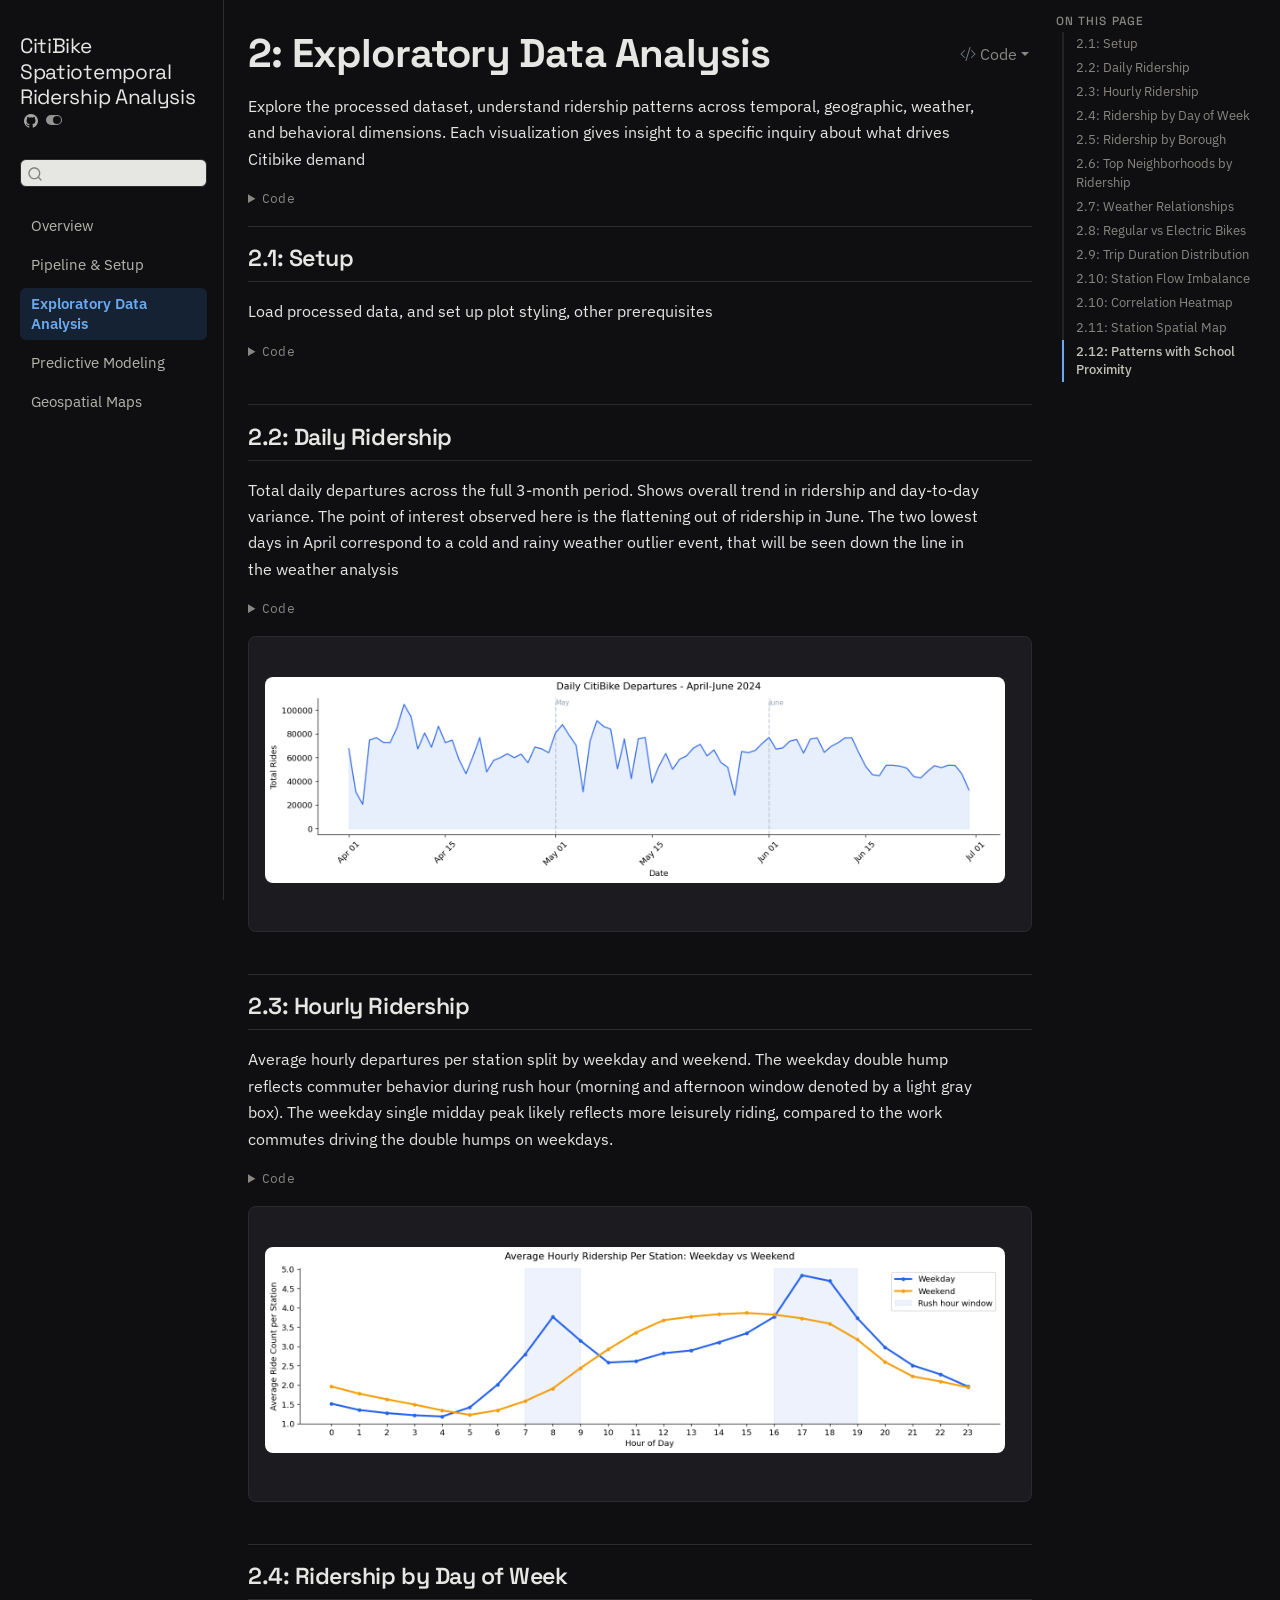
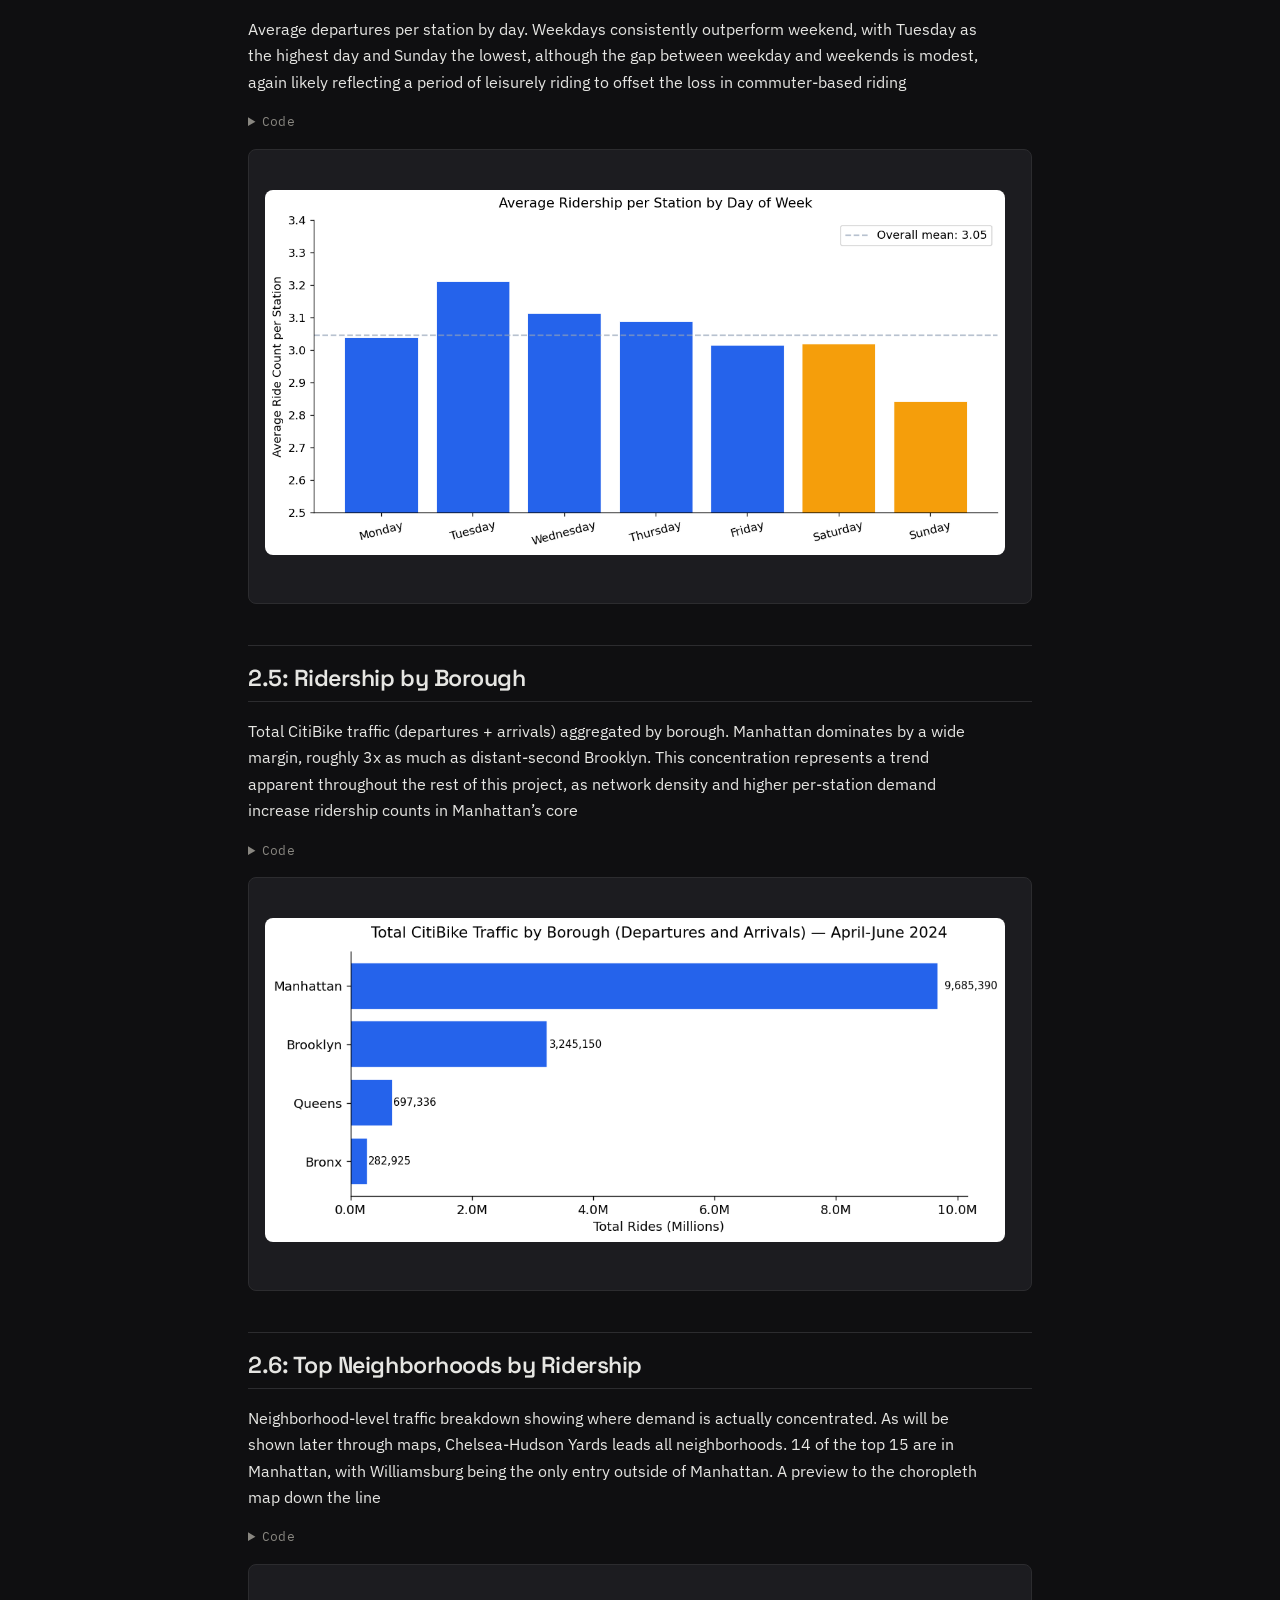
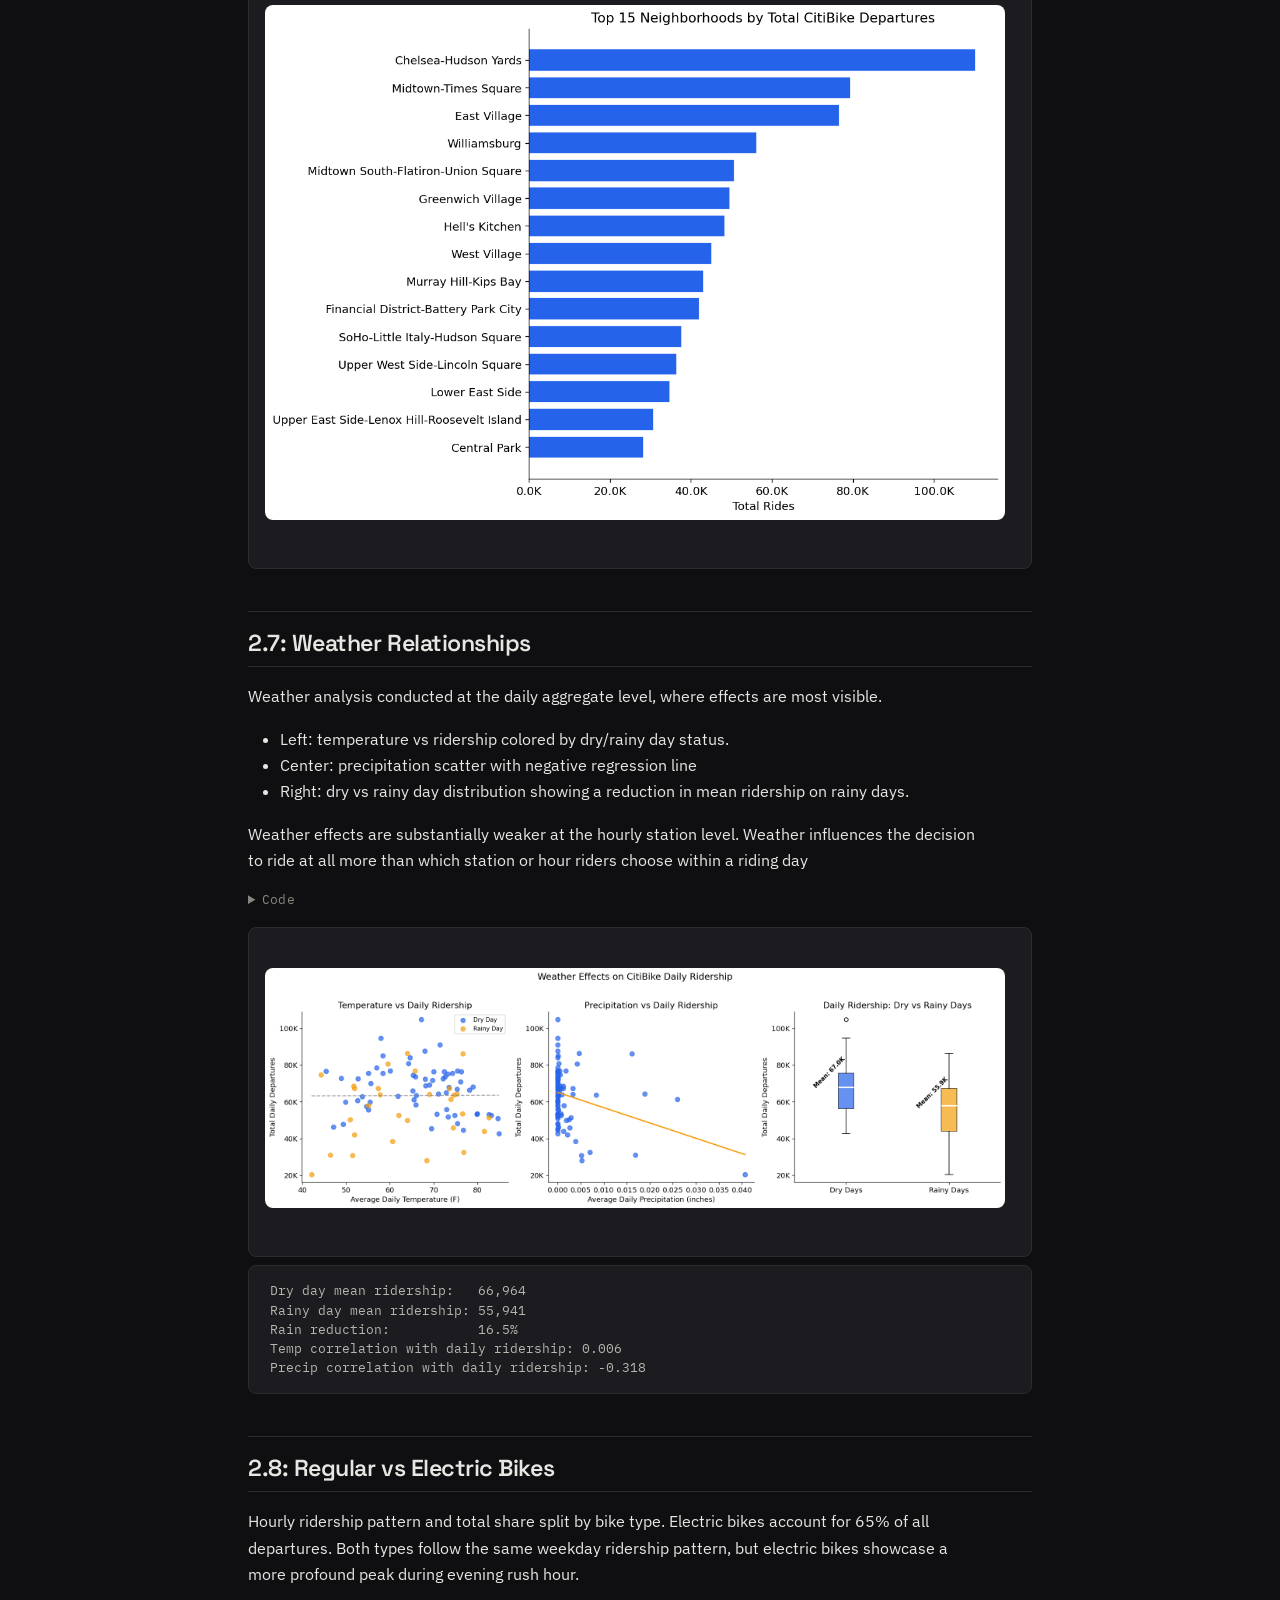
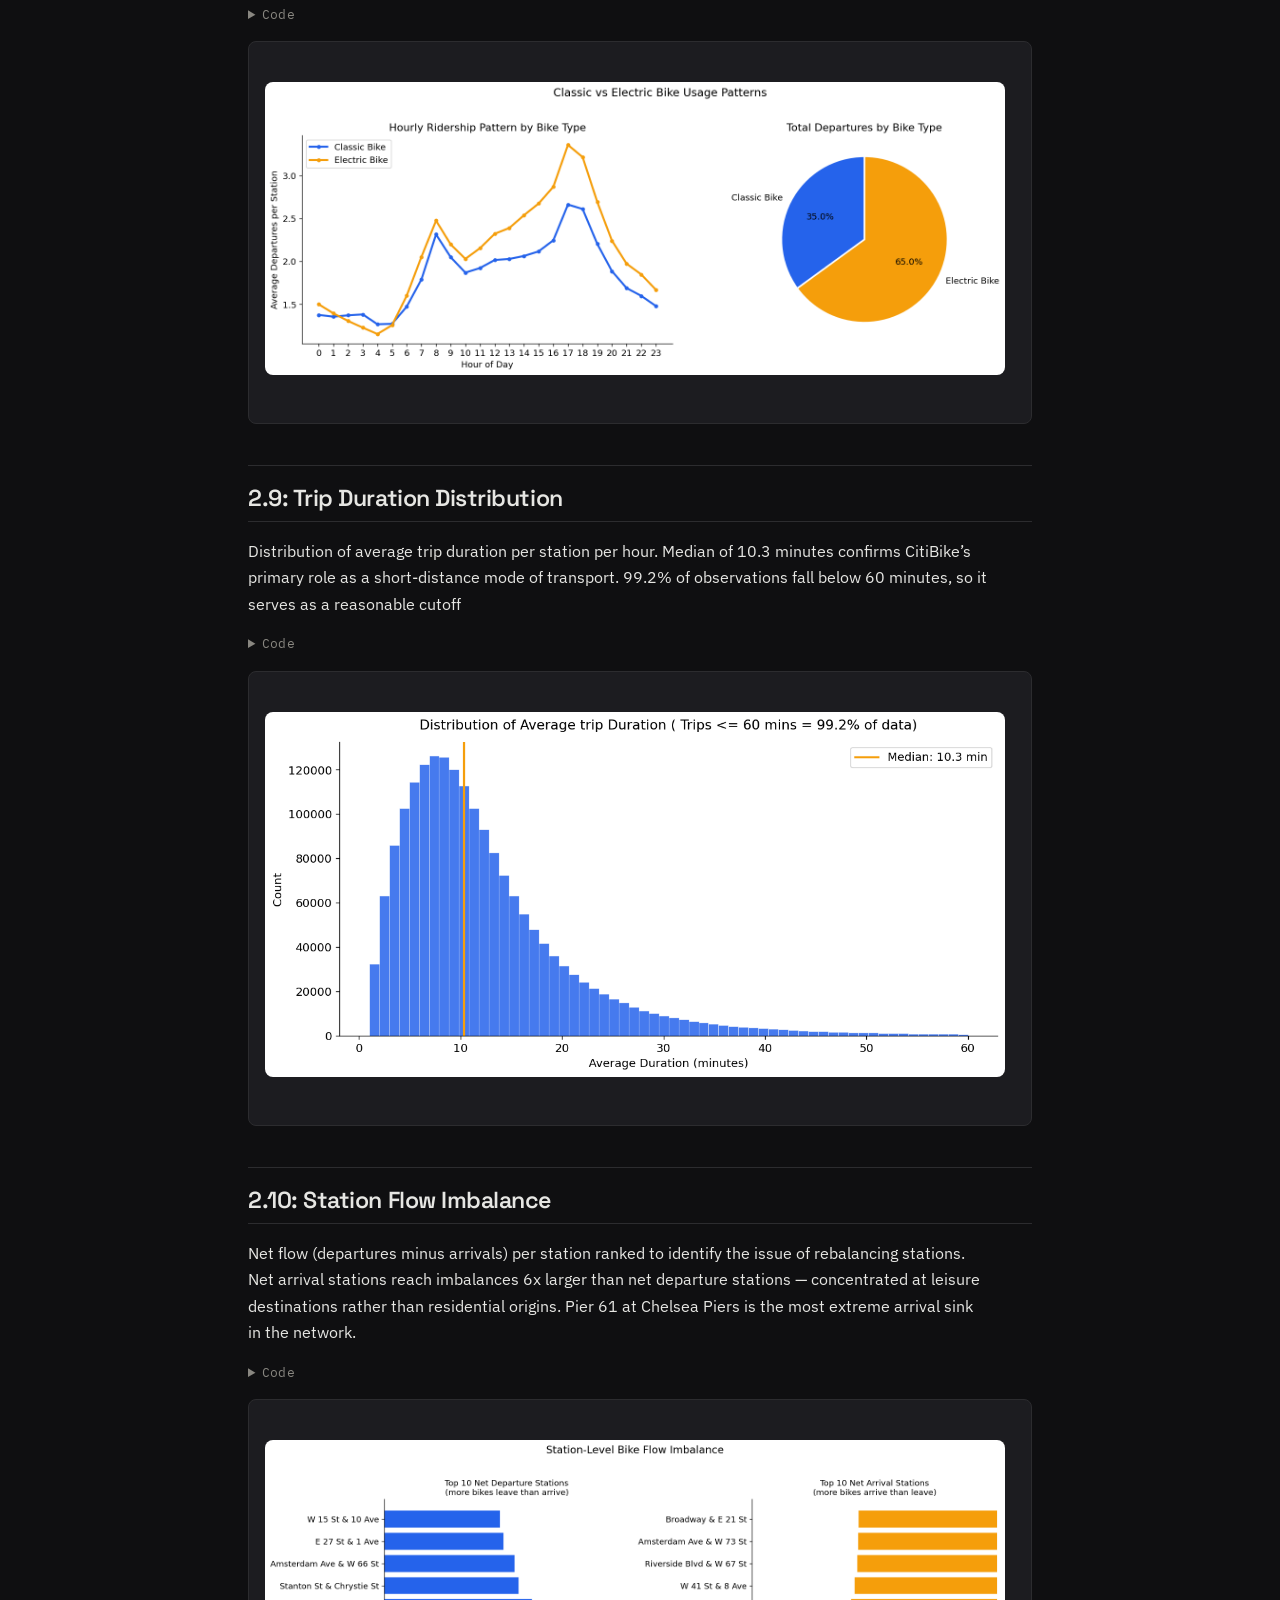
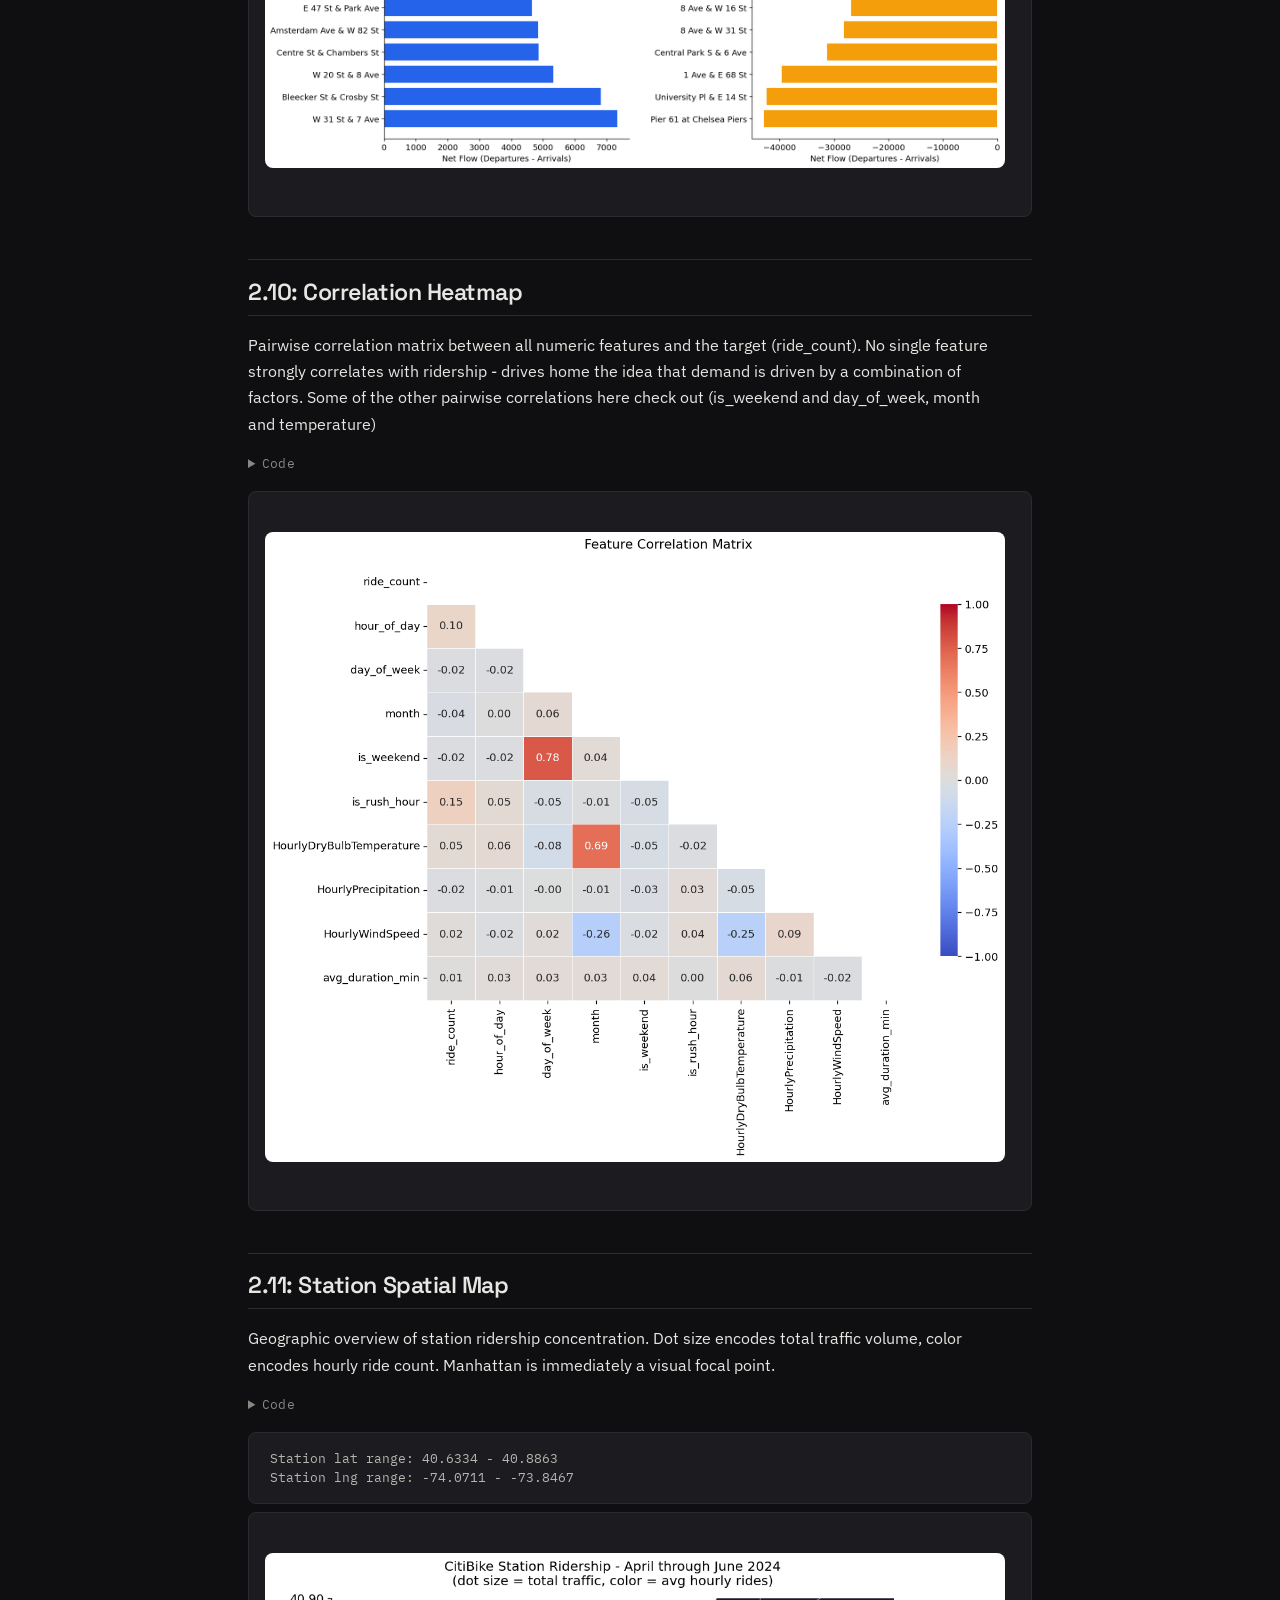
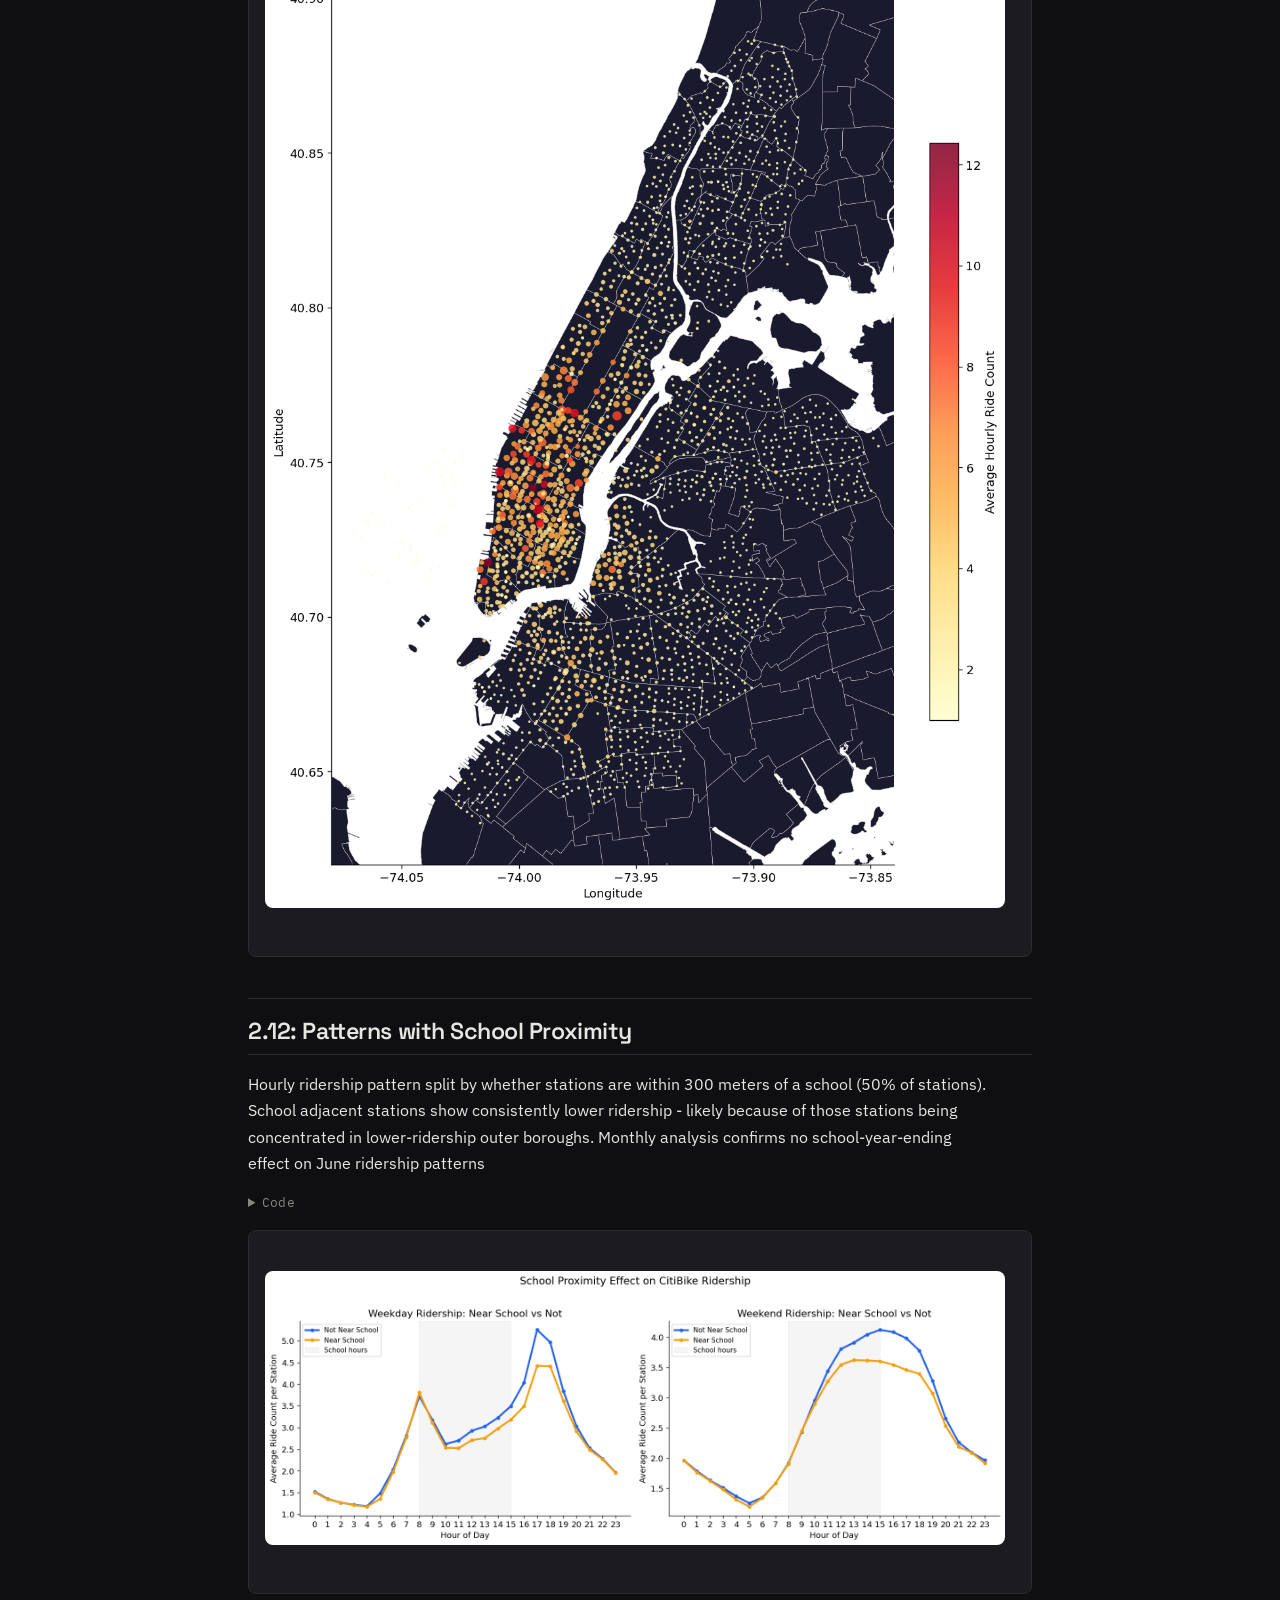
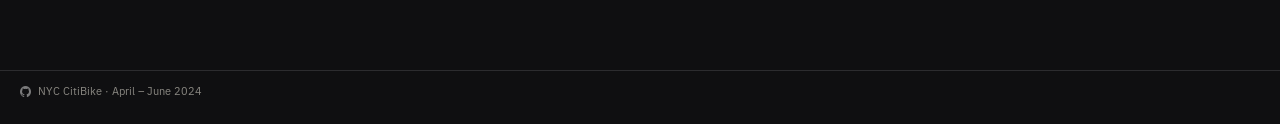
<file: notebooks/02_eda.html>
<!DOCTYPE html>
<html xmlns="http://www.w3.org/1999/xhtml" lang="en" xml:lang="en"><head>

<meta charset="utf-8">
<meta name="generator" content="quarto-1.11.1">

<meta name="viewport" content="width=device-width, initial-scale=1.0, user-scalable=yes">


<title>2: Exploratory Data Analysis – CitiBike Spatiotemporal Ridership Analysis</title>
<style>
/* Default styles provided by pandoc.
** See https://pandoc.org/MANUAL.html#variables-for-html for config info.
*/
span.smallcaps{font-variant: small-caps;}
div.columns{display: flex; gap: 1.5em;}
div.column{flex: auto;}
@media screen {
div.columns{gap: min(4vw, 1.5em);}
div.column{overflow-x: auto;}
}
div.hanging-indent{margin-left: 1.5em; text-indent: -1.5em;}
ul.task-list{list-style: none;}
ul.task-list li input[type="checkbox"] {
  width: 0.8em;
  margin: 0 0.8em 0.2em -1em; /* quarto-specific, see https://github.com/quarto-dev/quarto-cli/issues/4556 */ 
  vertical-align: middle;
}
/* CSS for syntax highlighting */
html { -webkit-text-size-adjust: 100%; }
pre > code.sourceCode { white-space: pre; position: relative; }
pre > code.sourceCode > span { display: inline-block; line-height: 1.25; }
pre > code.sourceCode > span:empty { height: 1.2em; }
.sourceCode { overflow: visible; }
code.sourceCode > span { color: inherit; text-decoration: inherit; }
div.sourceCode { margin: 1em 0; }
pre.sourceCode { margin: 0; }
@media screen {
div.sourceCode { overflow: auto; }
}
@media print {
pre > code.sourceCode { white-space: pre-wrap; }
pre > code.sourceCode > span { text-indent: -5em; padding-left: 5em; }
}
pre.numberSource code
  { counter-reset: source-line 0; }
pre.numberSource code > span
  { position: relative; left: -4em; counter-increment: source-line; }
pre.numberSource code > span > a:first-child::before
  { content: counter(source-line);
    position: relative; left: -1em; text-align: right; vertical-align: baseline;
    border: none; display: inline-block;
    -webkit-touch-callout: none; -webkit-user-select: none;
    -khtml-user-select: none; -moz-user-select: none;
    -ms-user-select: none; user-select: none;
    padding: 0 4px; width: 4em;
  }
pre.numberSource { margin-left: 3em;  padding-left: 4px; }
div.sourceCode
  {   }
@media screen {
pre > code.sourceCode > span > a:first-child::before { text-decoration: underline; }
}
</style>


<script src="../site_libs/quarto-nav/quarto-nav.js"></script>
<script src="../site_libs/quarto-nav/headroom.min.js"></script>
<script src="../site_libs/clipboard/clipboard.min.js"></script>
<script src="../site_libs/quarto-search/autocomplete.umd.js"></script>
<script src="../site_libs/quarto-search/fuse.min.js"></script>
<script src="../site_libs/quarto-search/quarto-search.js"></script>
<meta name="quarto:offset" content="../">
<script src="../site_libs/quarto-html/quarto.js" type="module"></script>
<script src="../site_libs/quarto-html/tabsets/tabsets.js" type="module"></script>
<script src="../site_libs/quarto-html/popper.min.js"></script>
<script src="../site_libs/quarto-html/tippy.umd.min.js"></script>
<script src="../site_libs/quarto-html/anchor.min.js"></script>
<link href="../site_libs/quarto-html/tippy.css" rel="stylesheet">
<link href="../site_libs/quarto-html/quarto-syntax-highlighting-20c8a438dc88ac8d23253e3647218fc8.css" rel="stylesheet" class="quarto-color-scheme" id="quarto-text-highlighting-styles">
<link href="../site_libs/quarto-html/quarto-syntax-highlighting-dark-2aa89ee94b3843daa00ac000e7cd6de9.css" rel="stylesheet" class="quarto-color-scheme quarto-color-alternate" id="quarto-text-highlighting-styles">
<script src="../site_libs/bootstrap/bootstrap.min.js"></script>
<link href="../site_libs/bootstrap/bootstrap-icons.css" rel="stylesheet">
<link href="../site_libs/bootstrap/bootstrap-f9f0758abb895ef8afd4bf44fafacfb3.min.css" rel="stylesheet" append-hash="true" class="quarto-color-scheme" id="quarto-bootstrap" data-mode="light">
<link href="../site_libs/bootstrap/bootstrap-dark-56d9d52f17b15d3eb414de86f5119d39.min.css" rel="stylesheet" append-hash="true" class="quarto-color-scheme quarto-color-alternate" id="quarto-bootstrap" data-mode="dark">
<script id="quarto-search-options" type="application/json">{
  "location": "sidebar",
  "copy-button": false,
  "collapse-after": 3,
  "panel-placement": "start",
  "type": "textbox",
  "limit": 50,
  "keyboard-shortcut": [
    "f",
    "/",
    "s"
  ],
  "show-item-context": false,
  "language": {
    "search-no-results-text": "No results",
    "search-matching-documents-text": "matching documents",
    "search-copy-link-title": "Copy link to search",
    "search-hide-matches-text": "Hide additional matches",
    "search-more-match-text": "more match in this document",
    "search-more-matches-text": "more matches in this document",
    "search-clear-button-title": "Clear",
    "search-text-placeholder": "",
    "search-detached-cancel-button-title": "Cancel",
    "search-submit-button-title": "Submit",
    "search-label": "Search"
  }
}</script>


</head>

<body class="nav-sidebar docked quarto-dark"><script id="quarto-html-before-body" type="application/javascript">
    const toggleBodyColorMode = (bsSheetEl) => {
      const mode = bsSheetEl.getAttribute("data-mode");
      const bodyEl = window.document.querySelector("body");
      if (mode === "dark") {
        bodyEl.classList.add("quarto-dark");
        bodyEl.classList.remove("quarto-light");
      } else {
        bodyEl.classList.add("quarto-light");
        bodyEl.classList.remove("quarto-dark");
      }
    }
    const toggleBodyColorPrimary = () => {
      const bsSheetEl = window.document.querySelector("link#quarto-bootstrap:not([rel=disabled-stylesheet])");
      if (bsSheetEl) {
        toggleBodyColorMode(bsSheetEl);
      }
    }
    const setColorSchemeToggle = (alternate) => {
      const toggles = window.document.querySelectorAll('.quarto-color-scheme-toggle');
      for (let i=0; i < toggles.length; i++) {
        const toggle = toggles[i];
        if (toggle) {
          if (alternate) {
            toggle.classList.add("alternate");
          } else {
            toggle.classList.remove("alternate");
          }
        }
      }
    };
    const toggleColorMode = (alternate) => {
      // Switch the stylesheets
      const primaryStylesheets = window.document.querySelectorAll('link.quarto-color-scheme:not(.quarto-color-alternate)');
      const alternateStylesheets = window.document.querySelectorAll('link.quarto-color-scheme.quarto-color-alternate');
      manageTransitions('#quarto-margin-sidebar .nav-link', false);
      if (alternate) {
        // note: dark is layered on light, we don't disable primary!
        enableStylesheet(alternateStylesheets);
        for (const sheetNode of alternateStylesheets) {
          if (sheetNode.id === "quarto-bootstrap") {
            toggleBodyColorMode(sheetNode);
          }
        }
      } else {
        disableStylesheet(alternateStylesheets);
        enableStylesheet(primaryStylesheets)
        toggleBodyColorPrimary();
      }
      manageTransitions('#quarto-margin-sidebar .nav-link', true);
      // Switch the toggles
      setColorSchemeToggle(alternate)
      // Hack to workaround the fact that safari doesn't
      // properly recolor the scrollbar when toggling (#1455)
      if (navigator.userAgent.indexOf('Safari') > 0 && navigator.userAgent.indexOf('Chrome') == -1) {
        manageTransitions("body", false);
        window.scrollTo(0, 1);
        setTimeout(() => {
          window.scrollTo(0, 0);
          manageTransitions("body", true);
        }, 40);
      }
    }
    const disableStylesheet = (stylesheets) => {
      for (let i=0; i < stylesheets.length; i++) {
        const stylesheet = stylesheets[i];
        stylesheet.rel = 'disabled-stylesheet';
      }
    }
    const enableStylesheet = (stylesheets) => {
      for (let i=0; i < stylesheets.length; i++) {
        const stylesheet = stylesheets[i];
        if(stylesheet.rel !== 'stylesheet') { // for Chrome, which will still FOUC without this check
          stylesheet.rel = 'stylesheet';
        }
      }
    }
    const manageTransitions = (selector, allowTransitions) => {
      const els = window.document.querySelectorAll(selector);
      for (let i=0; i < els.length; i++) {
        const el = els[i];
        if (allowTransitions) {
          el.classList.remove('notransition');
        } else {
          el.classList.add('notransition');
        }
      }
    }
    const isFileUrl = () => {
      return window.location.protocol === 'file:';
    }
    const hasAlternateSentinel = () => {
      let styleSentinel = getColorSchemeSentinel();
      if (styleSentinel !== null) {
        return styleSentinel === "alternate";
      } else {
        return false;
      }
    }
    const setStyleSentinel = (alternate) => {
      const value = alternate ? "alternate" : "default";
      if (!isFileUrl()) {
        window.localStorage.setItem("quarto-color-scheme", value);
      } else {
        localAlternateSentinel = value;
      }
    }
    const getColorSchemeSentinel = () => {
      if (!isFileUrl()) {
        const storageValue = window.localStorage.getItem("quarto-color-scheme");
        return storageValue != null ? storageValue : localAlternateSentinel;
      } else {
        return localAlternateSentinel;
      }
    }
    const toggleGiscusIfUsed = (isAlternate, darkModeDefault) => {
      const baseTheme = document.querySelector('#giscus-base-theme')?.value ?? 'light';
      const alternateTheme = document.querySelector('#giscus-alt-theme')?.value ?? 'dark';
      let newTheme = '';
      if(authorPrefersDark) {
        newTheme = isAlternate ? baseTheme : alternateTheme;
      } else {
        newTheme = isAlternate ? alternateTheme : baseTheme;
      }
      const changeGiscusTheme = () => {
        // From: https://github.com/giscus/giscus/issues/336
        const sendMessage = (message) => {
          const iframe = document.querySelector('iframe.giscus-frame');
          if (!iframe) return;
          iframe.contentWindow.postMessage({ giscus: message }, 'https://giscus.app');
        }
        sendMessage({
          setConfig: {
            theme: newTheme
          }
        });
      }
      const isGiscussLoaded = window.document.querySelector('iframe.giscus-frame') !== null;
      if (isGiscussLoaded) {
        changeGiscusTheme();
      }
    };
    const authorPrefersDark = true;
    const darkModeDefault = authorPrefersDark;
    let localAlternateSentinel = darkModeDefault ? 'alternate' : 'default';
    // Dark / light mode switch
    window.quartoToggleColorScheme = () => {
      // Read the current dark / light value
      let toAlternate = !hasAlternateSentinel();
      toggleColorMode(toAlternate);
      setStyleSentinel(toAlternate);
      toggleGiscusIfUsed(toAlternate, darkModeDefault);
      window.dispatchEvent(new Event('resize'));
    };
    // Switch to dark mode if need be
    if (hasAlternateSentinel()) {
      toggleColorMode(true);
    } else {
      toggleColorMode(false);
    }
  </script>

<div id="quarto-search-results"></div>
  <header id="quarto-header" class="headroom fixed-top">
  <nav class="quarto-secondary-nav">
    <div class="container-fluid d-flex">
      <button type="button" class="quarto-btn-toggle btn" data-bs-toggle="collapse" role="button" data-bs-target=".quarto-sidebar-collapse-item" aria-controls="quarto-sidebar" aria-expanded="false" aria-label="Toggle sidebar navigation" onclick="if (window.quartoToggleHeadroom) { window.quartoToggleHeadroom(); }">
        <i class="bi bi-layout-text-sidebar-reverse"></i>
      </button>
        <nav class="quarto-page-breadcrumbs" aria-label="breadcrumb"><ol class="breadcrumb"><li class="breadcrumb-item"><a href="../notebooks/02_eda.html">Exploratory Data Analysis</a></li></ol></nav>
        <a class="flex-grow-1" role="navigation" data-bs-toggle="collapse" data-bs-target=".quarto-sidebar-collapse-item" aria-controls="quarto-sidebar" aria-expanded="false" aria-label="Toggle sidebar navigation" onclick="if (window.quartoToggleHeadroom) { window.quartoToggleHeadroom(); }">      
        </a>
      <button type="button" class="btn quarto-search-button" aria-label="Search" onclick="window.quartoOpenSearch();">
        <i class="bi bi-search"></i>
      </button>
    </div>
  </nav>
</header>
<!-- content -->
<div id="quarto-content" class="quarto-container page-columns page-rows-contents page-layout-full">
<!-- sidebar -->
  <nav id="quarto-sidebar" class="sidebar collapse collapse-horizontal quarto-sidebar-collapse-item sidebar-navigation docked overflow-auto">
    <div class="pt-lg-2 mt-2 text-left sidebar-header">
    <div class="sidebar-title mb-0 py-0">
      <a href="../">CitiBike Spatiotemporal Ridership Analysis</a> 
        <div class="sidebar-tools-main">
    <a href="https://github.com/kacp3rrr/citibike-spatiotemporal-analysis" title="Source on GitHub" class="quarto-navigation-tool px-1" aria-label="Source on GitHub"><i class="bi bi-github"></i></a>
  <a href="" class="quarto-color-scheme-toggle quarto-navigation-tool  px-1" onclick="window.quartoToggleColorScheme(); return false;" title="Toggle dark mode"><i class="bi"></i></a>
</div>
    </div>
      </div>
        <div class="mt-2 flex-shrink-0 align-items-center">
        <div class="sidebar-search">
        <div id="quarto-search" class="" title="Search"></div>
        </div>
        </div>
    <div class="sidebar-menu-container"> 
    <ul class="list-unstyled mt-1">
        <li class="sidebar-item">
  <div class="sidebar-item-container"> 
  <a href="../index.html" class="sidebar-item-text sidebar-link">
 <span class="menu-text">Overview</span></a>
  </div>
</li>
        <li class="sidebar-item">
  <div class="sidebar-item-container"> 
  <a href="../notebooks/01_setup.html" class="sidebar-item-text sidebar-link">
 <span class="menu-text">Pipeline &amp; Setup</span></a>
  </div>
</li>
        <li class="sidebar-item">
  <div class="sidebar-item-container"> 
  <a href="../notebooks/02_eda.html" class="sidebar-item-text sidebar-link active">
 <span class="menu-text">Exploratory Data Analysis</span></a>
  </div>
</li>
        <li class="sidebar-item">
  <div class="sidebar-item-container"> 
  <a href="../notebooks/03_modeling.html" class="sidebar-item-text sidebar-link">
 <span class="menu-text">Predictive Modeling</span></a>
  </div>
</li>
        <li class="sidebar-item">
  <div class="sidebar-item-container"> 
  <a href="../notebooks/04_maps.html" class="sidebar-item-text sidebar-link">
 <span class="menu-text">Geospatial Maps</span></a>
  </div>
</li>
    </ul>
    </div>
</nav>
<div id="quarto-sidebar-glass" class="quarto-sidebar-collapse-item" data-bs-toggle="collapse" data-bs-target=".quarto-sidebar-collapse-item"></div>
<!-- margin-sidebar -->
    <div id="quarto-margin-sidebar" class="sidebar margin-sidebar">
        <nav id="TOC" role="doc-toc" class="toc-active">
    <h2 id="toc-title">On this page</h2>
   
  <ul>
  <li><a href="#setup" id="toc-setup" class="nav-link active" data-scroll-target="#setup">2.1: Setup</a></li>
  <li><a href="#daily-ridership" id="toc-daily-ridership" class="nav-link" data-scroll-target="#daily-ridership">2.2: Daily Ridership</a></li>
  <li><a href="#hourly-ridership" id="toc-hourly-ridership" class="nav-link" data-scroll-target="#hourly-ridership">2.3: Hourly Ridership</a></li>
  <li><a href="#ridership-by-day-of-week" id="toc-ridership-by-day-of-week" class="nav-link" data-scroll-target="#ridership-by-day-of-week">2.4: Ridership by Day of Week</a></li>
  <li><a href="#ridership-by-borough" id="toc-ridership-by-borough" class="nav-link" data-scroll-target="#ridership-by-borough">2.5: Ridership by Borough</a></li>
  <li><a href="#top-neighborhoods-by-ridership" id="toc-top-neighborhoods-by-ridership" class="nav-link" data-scroll-target="#top-neighborhoods-by-ridership">2.6: Top Neighborhoods by Ridership</a></li>
  <li><a href="#weather-relationships" id="toc-weather-relationships" class="nav-link" data-scroll-target="#weather-relationships">2.7: Weather Relationships</a></li>
  <li><a href="#regular-vs-electric-bikes" id="toc-regular-vs-electric-bikes" class="nav-link" data-scroll-target="#regular-vs-electric-bikes">2.8: Regular vs Electric Bikes</a></li>
  <li><a href="#trip-duration-distribution" id="toc-trip-duration-distribution" class="nav-link" data-scroll-target="#trip-duration-distribution">2.9: Trip Duration Distribution</a></li>
  <li><a href="#station-flow-imbalance" id="toc-station-flow-imbalance" class="nav-link" data-scroll-target="#station-flow-imbalance">2.10: Station Flow Imbalance</a></li>
  <li><a href="#correlation-heatmap" id="toc-correlation-heatmap" class="nav-link" data-scroll-target="#correlation-heatmap">2.10: Correlation Heatmap</a></li>
  <li><a href="#station-spatial-map" id="toc-station-spatial-map" class="nav-link" data-scroll-target="#station-spatial-map">2.11: Station Spatial Map</a></li>
  <li><a href="#patterns-with-school-proximity" id="toc-patterns-with-school-proximity" class="nav-link" data-scroll-target="#patterns-with-school-proximity">2.12: Patterns with School Proximity</a></li>
  </ul>
</nav>
    </div>
<!-- main -->
<main class="content column-body" id="quarto-document-content">


<header id="title-block-header" class="quarto-title-block default">
<div class="quarto-title">
<div class="quarto-title-block"><div><h1 class="title">2: Exploratory Data Analysis</h1><button type="button" class="btn code-tools-button dropdown-toggle" id="quarto-code-tools-menu" data-bs-toggle="dropdown" aria-expanded="false"><i class="bi"></i> Code</button><ul class="dropdown-menu dropdown-menu-end" aria-labelelledby="quarto-code-tools-menu"><li><a id="quarto-show-all-code" class="dropdown-item" href="javascript:void(0)" role="button">Show All Code</a></li><li><a id="quarto-hide-all-code" class="dropdown-item" href="javascript:void(0)" role="button">Hide All Code</a></li></ul></div></div>
</div>



<div class="quarto-title-meta column-body">

    
  
    
  </div>
  


</header>


<p>Explore the processed dataset, understand ridership patterns across temporal, geographic, weather, and behavioral dimensions. Each visualization gives insight to a specific inquiry about what drives Citibike demand</p>
<div id="47b9560f" class="cell" data-execution_count="15">
<details class="code-fold">
<summary>Code</summary>
<div class="code-copy-outer-scaffold"><div class="sourceCode cell-code" id="cb1"><pre class="sourceCode python code-with-copy"><code class="sourceCode python"><span id="cb1-1"><a href="#cb1-1" aria-hidden="true" tabindex="-1"></a><span class="im">import</span> pandas <span class="im">as</span> pd</span>
<span id="cb1-2"><a href="#cb1-2" aria-hidden="true" tabindex="-1"></a><span class="im">import</span> numpy <span class="im">as</span> np</span>
<span id="cb1-3"><a href="#cb1-3" aria-hidden="true" tabindex="-1"></a><span class="im">import</span> geopandas <span class="im">as</span> gpd</span>
<span id="cb1-4"><a href="#cb1-4" aria-hidden="true" tabindex="-1"></a><span class="im">import</span> matplotlib.pyplot <span class="im">as</span> plt</span>
<span id="cb1-5"><a href="#cb1-5" aria-hidden="true" tabindex="-1"></a><span class="im">import</span> matplotlib.dates <span class="im">as</span> mdates</span>
<span id="cb1-6"><a href="#cb1-6" aria-hidden="true" tabindex="-1"></a><span class="im">import</span> seaborn <span class="im">as</span> sns</span></code></pre></div><button title="Copy to Clipboard" class="code-copy-button"><i class="bi"></i></button></div>
</details>
</div>
<section id="setup" class="level2">
<h2 class="anchored" data-anchor-id="setup">2.1: Setup</h2>
<p>Load processed data, and set up plot styling, other prerequisites</p>
<div id="35d560bb" class="cell" data-execution_count="16">
<details class="code-fold">
<summary>Code</summary>
<div class="code-copy-outer-scaffold"><div class="sourceCode cell-code" id="cb2"><pre class="sourceCode python code-with-copy"><code class="sourceCode python"><span id="cb2-1"><a href="#cb2-1" aria-hidden="true" tabindex="-1"></a><span class="co"># load processed data</span></span>
<span id="cb2-2"><a href="#cb2-2" aria-hidden="true" tabindex="-1"></a><span class="co"># dtype forced on start_station_id: these files are large enough that pandas infers</span></span>
<span id="cb2-3"><a href="#cb2-3" aria-hidden="true" tabindex="-1"></a><span class="co"># types per chunk, parsing some ids as float and others as str. That silently breaks</span></span>
<span id="cb2-4"><a href="#cb2-4" aria-hidden="true" tabindex="-1"></a><span class="co"># every merge against station_lookup and drops the unmatched rows.</span></span>
<span id="cb2-5"><a href="#cb2-5" aria-hidden="true" tabindex="-1"></a>df_model <span class="op">=</span> pd.read_csv(<span class="st">'../data/processed/hourly_merged.csv'</span>, parse_dates<span class="op">=</span>[<span class="st">'start_hour'</span>],</span>
<span id="cb2-6"><a href="#cb2-6" aria-hidden="true" tabindex="-1"></a>                    dtype<span class="op">=</span>{<span class="st">'start_station_id'</span>: <span class="bu">str</span>})</span>
<span id="cb2-7"><a href="#cb2-7" aria-hidden="true" tabindex="-1"></a>df <span class="op">=</span> pd.read_csv(<span class="st">'../data/processed/hourly_by_rideable_type.csv'</span>, parse_dates<span class="op">=</span>[<span class="st">'start_hour'</span>],</span>
<span id="cb2-8"><a href="#cb2-8" aria-hidden="true" tabindex="-1"></a>                    dtype<span class="op">=</span>{<span class="st">'start_station_id'</span>: <span class="bu">str</span>})</span>
<span id="cb2-9"><a href="#cb2-9" aria-hidden="true" tabindex="-1"></a>station_lookup <span class="op">=</span> pd.read_csv(<span class="st">'../data/processed/station_lookup.csv'</span>,</span>
<span id="cb2-10"><a href="#cb2-10" aria-hidden="true" tabindex="-1"></a>                    dtype<span class="op">=</span>{<span class="st">'start_station_id'</span>: <span class="bu">str</span>})</span>
<span id="cb2-11"><a href="#cb2-11" aria-hidden="true" tabindex="-1"></a>df[<span class="st">'hour_of_day'</span>] <span class="op">=</span> df[<span class="st">'start_hour'</span>].dt.hour <span class="co"># done ahead of time for rideable type analysis</span></span>
<span id="cb2-12"><a href="#cb2-12" aria-hidden="true" tabindex="-1"></a></span>
<span id="cb2-13"><a href="#cb2-13" aria-hidden="true" tabindex="-1"></a><span class="co"># spatial-based data setup</span></span>
<span id="cb2-14"><a href="#cb2-14" aria-hidden="true" tabindex="-1"></a>station_stats <span class="op">=</span> (df_model.groupby(<span class="st">'start_station_id'</span>)</span>
<span id="cb2-15"><a href="#cb2-15" aria-hidden="true" tabindex="-1"></a>                .agg(avg_ride_count<span class="op">=</span>(<span class="st">'ride_count'</span>, <span class="st">'mean'</span>),</span>
<span id="cb2-16"><a href="#cb2-16" aria-hidden="true" tabindex="-1"></a>                    total_traffic<span class="op">=</span>(<span class="st">'total_traffic'</span>, <span class="st">'sum'</span>))</span>
<span id="cb2-17"><a href="#cb2-17" aria-hidden="true" tabindex="-1"></a>                .reset_index())</span>
<span id="cb2-18"><a href="#cb2-18" aria-hidden="true" tabindex="-1"></a></span>
<span id="cb2-19"><a href="#cb2-19" aria-hidden="true" tabindex="-1"></a>stations_geo <span class="op">=</span> gpd.GeoDataFrame(</span>
<span id="cb2-20"><a href="#cb2-20" aria-hidden="true" tabindex="-1"></a>    station_lookup.merge(station_stats, on<span class="op">=</span><span class="st">'start_station_id'</span>, how<span class="op">=</span><span class="st">'left'</span>),</span>
<span id="cb2-21"><a href="#cb2-21" aria-hidden="true" tabindex="-1"></a>    geometry<span class="op">=</span>gpd.points_from_xy(station_lookup[<span class="st">'start_lng'</span>], station_lookup[<span class="st">'start_lat'</span>]),</span>
<span id="cb2-22"><a href="#cb2-22" aria-hidden="true" tabindex="-1"></a>    crs<span class="op">=</span><span class="st">'EPSG:4326'</span>)</span>
<span id="cb2-23"><a href="#cb2-23" aria-hidden="true" tabindex="-1"></a></span>
<span id="cb2-24"><a href="#cb2-24" aria-hidden="true" tabindex="-1"></a>nta <span class="op">=</span> gpd.read_file(<span class="st">'../data/raw/spatial/nta.shp'</span>)</span>
<span id="cb2-25"><a href="#cb2-25" aria-hidden="true" tabindex="-1"></a></span>
<span id="cb2-26"><a href="#cb2-26" aria-hidden="true" tabindex="-1"></a><span class="co"># plot styling</span></span>
<span id="cb2-27"><a href="#cb2-27" aria-hidden="true" tabindex="-1"></a>plt.rcParams[<span class="st">'figure.dpi'</span>] <span class="op">=</span> <span class="dv">120</span></span>
<span id="cb2-28"><a href="#cb2-28" aria-hidden="true" tabindex="-1"></a>plt.rcParams[<span class="st">'font.size'</span>] <span class="op">=</span> <span class="dv">11</span></span>
<span id="cb2-29"><a href="#cb2-29" aria-hidden="true" tabindex="-1"></a>plt.rcParams[<span class="st">'axes.spines.top'</span>] <span class="op">=</span> <span class="va">False</span></span>
<span id="cb2-30"><a href="#cb2-30" aria-hidden="true" tabindex="-1"></a>plt.rcParams[<span class="st">'axes.spines.right'</span>] <span class="op">=</span> <span class="va">False</span></span>
<span id="cb2-31"><a href="#cb2-31" aria-hidden="true" tabindex="-1"></a></span>
<span id="cb2-32"><a href="#cb2-32" aria-hidden="true" tabindex="-1"></a>COLORS <span class="op">=</span> {</span>
<span id="cb2-33"><a href="#cb2-33" aria-hidden="true" tabindex="-1"></a>    <span class="st">'primary'</span>: <span class="st">'#2563EB'</span>,</span>
<span id="cb2-34"><a href="#cb2-34" aria-hidden="true" tabindex="-1"></a>    <span class="st">'secondary'</span>: <span class="st">'#F59E0B'</span>, </span>
<span id="cb2-35"><a href="#cb2-35" aria-hidden="true" tabindex="-1"></a>    <span class="st">'accent'</span>: <span class="st">'#10B981'</span>,</span>
<span id="cb2-36"><a href="#cb2-36" aria-hidden="true" tabindex="-1"></a>    <span class="st">'muted'</span>: <span class="st">'#94A3B8'</span></span>
<span id="cb2-37"><a href="#cb2-37" aria-hidden="true" tabindex="-1"></a>}</span></code></pre></div><button title="Copy to Clipboard" class="code-copy-button"><i class="bi"></i></button></div>
</details>
</div>
</section>
<section id="daily-ridership" class="level2">
<h2 class="anchored" data-anchor-id="daily-ridership">2.2: Daily Ridership</h2>
<p>Total daily departures across the full 3-month period. Shows overall trend in ridership and day-to-day variance. The point of interest observed here is the flattening out of ridership in June. The two lowest days in April correspond to a cold and rainy weather outlier event, that will be seen down the line in the weather analysis</p>
<div id="68feec06" class="cell" data-execution_count="17">
<details class="code-fold">
<summary>Code</summary>
<div class="code-copy-outer-scaffold"><div class="sourceCode cell-code" id="cb3"><pre class="sourceCode python code-with-copy"><code class="sourceCode python"><span id="cb3-1"><a href="#cb3-1" aria-hidden="true" tabindex="-1"></a><span class="co"># initialize dataframe for daily ridership</span></span>
<span id="cb3-2"><a href="#cb3-2" aria-hidden="true" tabindex="-1"></a>daily <span class="op">=</span> (df_model.groupby(df_model[<span class="st">'start_hour'</span>].dt.date)[<span class="st">'ride_count'</span>]</span>
<span id="cb3-3"><a href="#cb3-3" aria-hidden="true" tabindex="-1"></a>        .<span class="bu">sum</span>()</span>
<span id="cb3-4"><a href="#cb3-4" aria-hidden="true" tabindex="-1"></a>        .reset_index())</span>
<span id="cb3-5"><a href="#cb3-5" aria-hidden="true" tabindex="-1"></a>daily.columns <span class="op">=</span> [<span class="st">'date'</span>, <span class="st">'total_rides'</span>]</span>
<span id="cb3-6"><a href="#cb3-6" aria-hidden="true" tabindex="-1"></a>daily[<span class="st">'date'</span>] <span class="op">=</span> pd.to_datetime(daily[<span class="st">'date'</span>])</span>
<span id="cb3-7"><a href="#cb3-7" aria-hidden="true" tabindex="-1"></a></span>
<span id="cb3-8"><a href="#cb3-8" aria-hidden="true" tabindex="-1"></a><span class="co"># initialize plot</span></span>
<span id="cb3-9"><a href="#cb3-9" aria-hidden="true" tabindex="-1"></a>fig, ax <span class="op">=</span> plt.subplots(figsize<span class="op">=</span>(<span class="dv">14</span>, <span class="dv">4</span>))</span>
<span id="cb3-10"><a href="#cb3-10" aria-hidden="true" tabindex="-1"></a>ax.plot(daily[<span class="st">'date'</span>], daily[<span class="st">'total_rides'</span>], color<span class="op">=</span>COLORS[<span class="st">'primary'</span>], linewidth<span class="op">=</span><span class="fl">1.5</span>, alpha<span class="op">=</span><span class="fl">0.9</span>)</span>
<span id="cb3-11"><a href="#cb3-11" aria-hidden="true" tabindex="-1"></a>ax.fill_between(daily[<span class="st">'date'</span>], daily[<span class="st">'total_rides'</span>], alpha<span class="op">=</span><span class="fl">0.1</span>, color<span class="op">=</span>COLORS[<span class="st">'primary'</span>])</span>
<span id="cb3-12"><a href="#cb3-12" aria-hidden="true" tabindex="-1"></a></span>
<span id="cb3-13"><a href="#cb3-13" aria-hidden="true" tabindex="-1"></a><span class="co"># label month boundaries</span></span>
<span id="cb3-14"><a href="#cb3-14" aria-hidden="true" tabindex="-1"></a><span class="cf">for</span> month_start <span class="kw">in</span> [<span class="st">'2024-05-01'</span>, <span class="st">'2024-06-01'</span>]:</span>
<span id="cb3-15"><a href="#cb3-15" aria-hidden="true" tabindex="-1"></a>    ax.axvline(pd.Timestamp(month_start), color<span class="op">=</span>COLORS[<span class="st">'muted'</span>], linestyle<span class="op">=</span><span class="st">'--'</span>, alpha<span class="op">=</span><span class="fl">0.5</span>)</span>
<span id="cb3-16"><a href="#cb3-16" aria-hidden="true" tabindex="-1"></a>    ax.text(pd.Timestamp(month_start), ax.get_ylim()[<span class="dv">1</span>]<span class="op">*</span><span class="fl">0.95</span>, pd.Timestamp(month_start).strftime(<span class="st">'%B'</span>), </span>
<span id="cb3-17"><a href="#cb3-17" aria-hidden="true" tabindex="-1"></a>            ha<span class="op">=</span><span class="st">'left'</span>, fontsize<span class="op">=</span><span class="dv">9</span>, color<span class="op">=</span>COLORS[<span class="st">'muted'</span>])</span>
<span id="cb3-18"><a href="#cb3-18" aria-hidden="true" tabindex="-1"></a></span>
<span id="cb3-19"><a href="#cb3-19" aria-hidden="true" tabindex="-1"></a><span class="co"># plot configuration and display</span></span>
<span id="cb3-20"><a href="#cb3-20" aria-hidden="true" tabindex="-1"></a>ax.set_title(<span class="st">'Daily CitiBike Departures - April-June 2024'</span>, fontsize<span class="op">=</span><span class="dv">13</span>, pad<span class="op">=</span><span class="dv">12</span>)</span>
<span id="cb3-21"><a href="#cb3-21" aria-hidden="true" tabindex="-1"></a>ax.set_xlabel(<span class="st">'Date'</span>)</span>
<span id="cb3-22"><a href="#cb3-22" aria-hidden="true" tabindex="-1"></a>ax.set_ylabel(<span class="st">'Total Rides'</span>)</span>
<span id="cb3-23"><a href="#cb3-23" aria-hidden="true" tabindex="-1"></a>ax.xaxis.set_major_formatter(mdates.DateFormatter(<span class="st">'%b </span><span class="sc">%d</span><span class="st">'</span>))</span>
<span id="cb3-24"><a href="#cb3-24" aria-hidden="true" tabindex="-1"></a></span>
<span id="cb3-25"><a href="#cb3-25" aria-hidden="true" tabindex="-1"></a>plt.xticks(rotation<span class="op">=</span><span class="dv">45</span>)</span>
<span id="cb3-26"><a href="#cb3-26" aria-hidden="true" tabindex="-1"></a>plt.tight_layout()</span>
<span id="cb3-27"><a href="#cb3-27" aria-hidden="true" tabindex="-1"></a>plt.savefig(<span class="st">'../figures/eda/daily_ridership_timeseries.png'</span>, bbox_inches<span class="op">=</span><span class="st">'tight'</span>)</span>
<span id="cb3-28"><a href="#cb3-28" aria-hidden="true" tabindex="-1"></a>plt.show()</span></code></pre></div><button title="Copy to Clipboard" class="code-copy-button"><i class="bi"></i></button></div>
</details>
<div class="cell-output cell-output-display">
<div>
<figure class="figure">
<p><img src="02_eda_files/figure-html/cell-4-output-1.png" class="img-fluid figure-img"></p>
</figure>
</div>
</div>
</div>
</section>
<section id="hourly-ridership" class="level2">
<h2 class="anchored" data-anchor-id="hourly-ridership">2.3: Hourly Ridership</h2>
<p>Average hourly departures per station split by weekday and weekend. The weekday double hump reflects commuter behavior during rush hour (morning and afternoon window denoted by a light gray box). The weekday single midday peak likely reflects more leisurely riding, compared to the work commutes driving the double humps on weekdays.</p>
<div id="add1ec4d" class="cell" data-execution_count="18">
<details class="code-fold">
<summary>Code</summary>
<div class="code-copy-outer-scaffold"><div class="sourceCode cell-code" id="cb4"><pre class="sourceCode python code-with-copy"><code class="sourceCode python"><span id="cb4-1"><a href="#cb4-1" aria-hidden="true" tabindex="-1"></a><span class="co"># initialize dataframe for hourly ridership, separating weekday vs weekend ridership</span></span>
<span id="cb4-2"><a href="#cb4-2" aria-hidden="true" tabindex="-1"></a>hourly_weekday <span class="op">=</span> (df_model[df_model[<span class="st">'is_weekend'</span>] <span class="op">==</span> <span class="dv">0</span>].groupby(<span class="st">'hour_of_day'</span>)[<span class="st">'ride_count'</span>].mean())</span>
<span id="cb4-3"><a href="#cb4-3" aria-hidden="true" tabindex="-1"></a>hourly_weekend <span class="op">=</span> (df_model[df_model[<span class="st">'is_weekend'</span>] <span class="op">==</span> <span class="dv">1</span>].groupby(<span class="st">'hour_of_day'</span>)[<span class="st">'ride_count'</span>].mean())</span>
<span id="cb4-4"><a href="#cb4-4" aria-hidden="true" tabindex="-1"></a></span>
<span id="cb4-5"><a href="#cb4-5" aria-hidden="true" tabindex="-1"></a><span class="co"># initialize plot</span></span>
<span id="cb4-6"><a href="#cb4-6" aria-hidden="true" tabindex="-1"></a>fig, ax <span class="op">=</span> plt.subplots(figsize<span class="op">=</span>(<span class="dv">14</span>, <span class="dv">4</span>))</span>
<span id="cb4-7"><a href="#cb4-7" aria-hidden="true" tabindex="-1"></a>ax.plot(hourly_weekday.index, hourly_weekday.values, color<span class="op">=</span>COLORS[<span class="st">'primary'</span>], </span>
<span id="cb4-8"><a href="#cb4-8" aria-hidden="true" tabindex="-1"></a>    linewidth<span class="op">=</span><span class="fl">2.5</span>, label<span class="op">=</span><span class="st">"Weekday"</span>, marker<span class="op">=</span><span class="st">"o"</span>, markersize<span class="op">=</span><span class="dv">4</span>)</span>
<span id="cb4-9"><a href="#cb4-9" aria-hidden="true" tabindex="-1"></a>ax.plot(hourly_weekend.index, hourly_weekend.values, color<span class="op">=</span>COLORS[<span class="st">'secondary'</span>], </span>
<span id="cb4-10"><a href="#cb4-10" aria-hidden="true" tabindex="-1"></a>    linewidth<span class="op">=</span><span class="fl">2.5</span>, label<span class="op">=</span><span class="st">"Weekend"</span>, marker<span class="op">=</span><span class="st">"o"</span>, markersize<span class="op">=</span><span class="dv">4</span>)</span>
<span id="cb4-11"><a href="#cb4-11" aria-hidden="true" tabindex="-1"></a></span>
<span id="cb4-12"><a href="#cb4-12" aria-hidden="true" tabindex="-1"></a><span class="co"># visually indicate rush hour windows (7-9 AM, 4-7 PM)</span></span>
<span id="cb4-13"><a href="#cb4-13" aria-hidden="true" tabindex="-1"></a>ax.axvspan(<span class="dv">7</span>, <span class="dv">9</span>, alpha<span class="op">=</span><span class="fl">0.08</span>, color<span class="op">=</span>COLORS[<span class="st">'primary'</span>], label<span class="op">=</span><span class="st">'Rush hour window'</span>)</span>
<span id="cb4-14"><a href="#cb4-14" aria-hidden="true" tabindex="-1"></a>ax.axvspan(<span class="dv">16</span>, <span class="dv">19</span>, alpha<span class="op">=</span><span class="fl">0.08</span>, color<span class="op">=</span>COLORS[<span class="st">'primary'</span>])</span>
<span id="cb4-15"><a href="#cb4-15" aria-hidden="true" tabindex="-1"></a></span>
<span id="cb4-16"><a href="#cb4-16" aria-hidden="true" tabindex="-1"></a><span class="co"># plot configuration and display</span></span>
<span id="cb4-17"><a href="#cb4-17" aria-hidden="true" tabindex="-1"></a>ax.set_title(<span class="st">'Average Hourly Ridership Per Station: Weekday vs Weekend'</span>, fontsize<span class="op">=</span><span class="dv">13</span>, pad<span class="op">=</span><span class="dv">12</span>)</span>
<span id="cb4-18"><a href="#cb4-18" aria-hidden="true" tabindex="-1"></a>ax.set_xlabel(<span class="st">'Hour of Day'</span>)</span>
<span id="cb4-19"><a href="#cb4-19" aria-hidden="true" tabindex="-1"></a>ax.set_ylabel(<span class="st">'Average Ride Count per Station'</span>)</span>
<span id="cb4-20"><a href="#cb4-20" aria-hidden="true" tabindex="-1"></a>ax.set_xticks(<span class="bu">range</span>(<span class="dv">0</span>, <span class="dv">24</span>))</span>
<span id="cb4-21"><a href="#cb4-21" aria-hidden="true" tabindex="-1"></a>ax.legend()</span>
<span id="cb4-22"><a href="#cb4-22" aria-hidden="true" tabindex="-1"></a>plt.tight_layout()</span>
<span id="cb4-23"><a href="#cb4-23" aria-hidden="true" tabindex="-1"></a>plt.savefig(<span class="st">'../figures/eda/hourly_weekday_vs_weekend.png'</span>, bbox_inches<span class="op">=</span><span class="st">'tight'</span>)</span>
<span id="cb4-24"><a href="#cb4-24" aria-hidden="true" tabindex="-1"></a>plt.show()</span></code></pre></div><button title="Copy to Clipboard" class="code-copy-button"><i class="bi"></i></button></div>
</details>
<div class="cell-output cell-output-display">
<div>
<figure class="figure">
<p><img src="02_eda_files/figure-html/cell-5-output-1.png" class="img-fluid figure-img"></p>
</figure>
</div>
</div>
</div>
</section>
<section id="ridership-by-day-of-week" class="level2">
<h2 class="anchored" data-anchor-id="ridership-by-day-of-week">2.4: Ridership by Day of Week</h2>
<p>Average departures per station by day. Weekdays consistently outperform weekend, with Tuesday as the highest day and Sunday the lowest, although the gap between weekday and weekends is modest, again likely reflecting a period of leisurely riding to offset the loss in commuter-based riding</p>
<div id="143a0656" class="cell" data-execution_count="19">
<details class="code-fold">
<summary>Code</summary>
<div class="code-copy-outer-scaffold"><div class="sourceCode cell-code" id="cb5"><pre class="sourceCode python code-with-copy"><code class="sourceCode python"><span id="cb5-1"><a href="#cb5-1" aria-hidden="true" tabindex="-1"></a><span class="co"># initialize dataframe for week-based ridership</span></span>
<span id="cb5-2"><a href="#cb5-2" aria-hidden="true" tabindex="-1"></a>dow_avg <span class="op">=</span> df_model.groupby(<span class="st">'day_of_week'</span>)[<span class="st">'ride_count'</span>].mean()</span>
<span id="cb5-3"><a href="#cb5-3" aria-hidden="true" tabindex="-1"></a>day_labels <span class="op">=</span> [<span class="st">'Monday'</span>, <span class="st">'Tuesday'</span>, <span class="st">'Wednesday'</span>, <span class="st">'Thursday'</span>, <span class="st">'Friday'</span>, <span class="st">'Saturday'</span>, <span class="st">'Sunday'</span>]</span>
<span id="cb5-4"><a href="#cb5-4" aria-hidden="true" tabindex="-1"></a></span>
<span id="cb5-5"><a href="#cb5-5" aria-hidden="true" tabindex="-1"></a><span class="co"># initialize plot</span></span>
<span id="cb5-6"><a href="#cb5-6" aria-hidden="true" tabindex="-1"></a>colors <span class="op">=</span> [COLORS[<span class="st">'secondary'</span>] <span class="cf">if</span> i <span class="op">&gt;=</span> <span class="dv">5</span> <span class="cf">else</span> COLORS[<span class="st">'primary'</span>] <span class="cf">for</span> i <span class="kw">in</span> <span class="bu">range</span>(<span class="dv">7</span>)]</span>
<span id="cb5-7"><a href="#cb5-7" aria-hidden="true" tabindex="-1"></a>fig, ax <span class="op">=</span> plt.subplots(figsize<span class="op">=</span>(<span class="dv">10</span>, <span class="dv">5</span>))</span>
<span id="cb5-8"><a href="#cb5-8" aria-hidden="true" tabindex="-1"></a>bars <span class="op">=</span> ax.bar(day_labels, dow_avg.values, color<span class="op">=</span>colors, edgecolor<span class="op">=</span><span class="st">'white'</span>, linewidth<span class="op">=</span><span class="fl">0.5</span>)</span>
<span id="cb5-9"><a href="#cb5-9" aria-hidden="true" tabindex="-1"></a>ax.axhline(dow_avg.mean(), color<span class="op">=</span>COLORS[<span class="st">'muted'</span>], linestyle<span class="op">=</span><span class="st">'--'</span>, alpha<span class="op">=</span><span class="fl">0.7</span>, label<span class="op">=</span><span class="ss">f"Overall mean: </span><span class="sc">{</span>dow_avg<span class="sc">.</span>mean()<span class="sc">:.2f}</span><span class="ss">"</span>)</span>
<span id="cb5-10"><a href="#cb5-10" aria-hidden="true" tabindex="-1"></a></span>
<span id="cb5-11"><a href="#cb5-11" aria-hidden="true" tabindex="-1"></a><span class="co"># plot configuration and display</span></span>
<span id="cb5-12"><a href="#cb5-12" aria-hidden="true" tabindex="-1"></a>ax.set_title(<span class="st">'Average Ridership per Station by Day of Week'</span>, fontsize<span class="op">=</span><span class="dv">13</span>, pad<span class="op">=</span><span class="dv">12</span>)</span>
<span id="cb5-13"><a href="#cb5-13" aria-hidden="true" tabindex="-1"></a>ax.set_ylabel(<span class="st">'Average Ride Count per Station'</span>)</span>
<span id="cb5-14"><a href="#cb5-14" aria-hidden="true" tabindex="-1"></a>ax.set_ylim(<span class="fl">2.5</span>, <span class="fl">3.4</span>)</span>
<span id="cb5-15"><a href="#cb5-15" aria-hidden="true" tabindex="-1"></a>ax.legend()</span>
<span id="cb5-16"><a href="#cb5-16" aria-hidden="true" tabindex="-1"></a>plt.xticks(rotation<span class="op">=</span><span class="dv">15</span>)</span>
<span id="cb5-17"><a href="#cb5-17" aria-hidden="true" tabindex="-1"></a>plt.tight_layout()</span>
<span id="cb5-18"><a href="#cb5-18" aria-hidden="true" tabindex="-1"></a>plt.savefig(<span class="st">'../figures/eda/ridership_by_day_of_week.png'</span>, bbox_inches<span class="op">=</span><span class="st">'tight'</span>)</span>
<span id="cb5-19"><a href="#cb5-19" aria-hidden="true" tabindex="-1"></a>plt.show()</span></code></pre></div><button title="Copy to Clipboard" class="code-copy-button"><i class="bi"></i></button></div>
</details>
<div class="cell-output cell-output-display">
<div>
<figure class="figure">
<p><img src="02_eda_files/figure-html/cell-6-output-1.png" class="img-fluid figure-img"></p>
</figure>
</div>
</div>
</div>
</section>
<section id="ridership-by-borough" class="level2">
<h2 class="anchored" data-anchor-id="ridership-by-borough">2.5: Ridership by Borough</h2>
<p>Total CitiBike traffic (departures + arrivals) aggregated by borough. Manhattan dominates by a wide margin, roughly 3x as much as distant-second Brooklyn. This concentration represents a trend apparent throughout the rest of this project, as network density and higher per-station demand increase ridership counts in Manhattan’s core</p>
<div id="e8990822" class="cell" data-execution_count="20">
<details class="code-fold">
<summary>Code</summary>
<div class="code-copy-outer-scaffold"><div class="sourceCode cell-code" id="cb6"><pre class="sourceCode python code-with-copy"><code class="sourceCode python"><span id="cb6-1"><a href="#cb6-1" aria-hidden="true" tabindex="-1"></a><span class="co"># initialize dataframe</span></span>
<span id="cb6-2"><a href="#cb6-2" aria-hidden="true" tabindex="-1"></a>boro_total <span class="op">=</span> (df_model.groupby(<span class="st">'boroname'</span>)[<span class="st">'total_traffic'</span>]</span>
<span id="cb6-3"><a href="#cb6-3" aria-hidden="true" tabindex="-1"></a>            .<span class="bu">sum</span>()</span>
<span id="cb6-4"><a href="#cb6-4" aria-hidden="true" tabindex="-1"></a>            .sort_values(ascending<span class="op">=</span><span class="va">True</span>))</span>
<span id="cb6-5"><a href="#cb6-5" aria-hidden="true" tabindex="-1"></a></span>
<span id="cb6-6"><a href="#cb6-6" aria-hidden="true" tabindex="-1"></a><span class="co"># initialize plot, add corresponding value labels on bars</span></span>
<span id="cb6-7"><a href="#cb6-7" aria-hidden="true" tabindex="-1"></a>fig, ax <span class="op">=</span> plt.subplots(figsize<span class="op">=</span>(<span class="dv">9</span>, <span class="dv">4</span>))</span>
<span id="cb6-8"><a href="#cb6-8" aria-hidden="true" tabindex="-1"></a>bars <span class="op">=</span> ax.barh(boro_total.index, boro_total.values, color<span class="op">=</span>COLORS[<span class="st">'primary'</span>], edgecolor<span class="op">=</span><span class="st">'white'</span>)</span>
<span id="cb6-9"><a href="#cb6-9" aria-hidden="true" tabindex="-1"></a></span>
<span id="cb6-10"><a href="#cb6-10" aria-hidden="true" tabindex="-1"></a><span class="cf">for</span> bar, val <span class="kw">in</span> <span class="bu">zip</span>(bars, boro_total.values):</span>
<span id="cb6-11"><a href="#cb6-11" aria-hidden="true" tabindex="-1"></a>    ax.text(bar.get_width() <span class="op">*</span> <span class="fl">1.01</span>, bar.get_y() <span class="op">+</span> bar.get_height()<span class="op">/</span><span class="dv">2</span>, <span class="ss">f"</span><span class="sc">{</span>val<span class="sc">:,.0f}</span><span class="ss">"</span>, va<span class="op">=</span><span class="st">"center"</span>, fontsize<span class="op">=</span><span class="dv">9</span>)</span>
<span id="cb6-12"><a href="#cb6-12" aria-hidden="true" tabindex="-1"></a></span>
<span id="cb6-13"><a href="#cb6-13" aria-hidden="true" tabindex="-1"></a><span class="co"># plot configuration and display</span></span>
<span id="cb6-14"><a href="#cb6-14" aria-hidden="true" tabindex="-1"></a>ax.set_title(<span class="st">'Total CitiBike Traffic by Borough (Departures and Arrivals) — April-June 2024'</span>, fontsize<span class="op">=</span><span class="dv">13</span>, pad<span class="op">=</span><span class="dv">12</span>)</span>
<span id="cb6-15"><a href="#cb6-15" aria-hidden="true" tabindex="-1"></a>ax.set_xlabel(<span class="st">'Total Rides (Millions)'</span>)</span>
<span id="cb6-16"><a href="#cb6-16" aria-hidden="true" tabindex="-1"></a>ax.xaxis.set_major_formatter(</span>
<span id="cb6-17"><a href="#cb6-17" aria-hidden="true" tabindex="-1"></a>    plt.FuncFormatter(<span class="kw">lambda</span> x, p: <span class="ss">f"</span><span class="sc">{</span>x<span class="op">/</span><span class="fl">1e6</span><span class="sc">:.1f}</span><span class="ss">M"</span>)</span>
<span id="cb6-18"><a href="#cb6-18" aria-hidden="true" tabindex="-1"></a>) <span class="co"># scale values down to reflect x axis scale</span></span>
<span id="cb6-19"><a href="#cb6-19" aria-hidden="true" tabindex="-1"></a>plt.tight_layout()</span>
<span id="cb6-20"><a href="#cb6-20" aria-hidden="true" tabindex="-1"></a>plt.savefig(<span class="st">'../figures/eda/ridership_by_borough.png'</span>, bbox_inches<span class="op">=</span><span class="st">'tight'</span>)</span>
<span id="cb6-21"><a href="#cb6-21" aria-hidden="true" tabindex="-1"></a>plt.show()</span></code></pre></div><button title="Copy to Clipboard" class="code-copy-button"><i class="bi"></i></button></div>
</details>
<div class="cell-output cell-output-display">
<div>
<figure class="figure">
<p><img src="02_eda_files/figure-html/cell-7-output-1.png" class="img-fluid figure-img"></p>
</figure>
</div>
</div>
</div>
</section>
<section id="top-neighborhoods-by-ridership" class="level2">
<h2 class="anchored" data-anchor-id="top-neighborhoods-by-ridership">2.6: Top Neighborhoods by Ridership</h2>
<p>Neighborhood-level traffic breakdown showing where demand is actually concentrated. As will be shown later through maps, Chelsea-Hudson Yards leads all neighborhoods. 14 of the top 15 are in Manhattan, with Williamsburg being the only entry outside of Manhattan. A preview to the choropleth map down the line</p>
<div id="b33d776b" class="cell" data-execution_count="21">
<details class="code-fold">
<summary>Code</summary>
<div class="code-copy-outer-scaffold"><div class="sourceCode cell-code" id="cb7"><pre class="sourceCode python code-with-copy"><code class="sourceCode python"><span id="cb7-1"><a href="#cb7-1" aria-hidden="true" tabindex="-1"></a><span class="co"># initialize dataframe</span></span>
<span id="cb7-2"><a href="#cb7-2" aria-hidden="true" tabindex="-1"></a>nta_total <span class="op">=</span> (df_model.groupby(<span class="st">'ntaname'</span>)[<span class="st">'total_traffic'</span>]</span>
<span id="cb7-3"><a href="#cb7-3" aria-hidden="true" tabindex="-1"></a>            .<span class="bu">sum</span>()</span>
<span id="cb7-4"><a href="#cb7-4" aria-hidden="true" tabindex="-1"></a>            .sort_values(ascending<span class="op">=</span><span class="va">True</span>)</span>
<span id="cb7-5"><a href="#cb7-5" aria-hidden="true" tabindex="-1"></a>            .tail(<span class="dv">15</span>))</span>
<span id="cb7-6"><a href="#cb7-6" aria-hidden="true" tabindex="-1"></a></span>
<span id="cb7-7"><a href="#cb7-7" aria-hidden="true" tabindex="-1"></a><span class="co"># initialize, configure and display plot</span></span>
<span id="cb7-8"><a href="#cb7-8" aria-hidden="true" tabindex="-1"></a>fig, ax <span class="op">=</span> plt.subplots(figsize<span class="op">=</span>(<span class="dv">10</span>, <span class="dv">7</span>))</span>
<span id="cb7-9"><a href="#cb7-9" aria-hidden="true" tabindex="-1"></a>ax.barh(nta_total.index, nta_total.values, color<span class="op">=</span>COLORS[<span class="st">'primary'</span>], edgecolor<span class="op">=</span><span class="st">'white'</span>)</span>
<span id="cb7-10"><a href="#cb7-10" aria-hidden="true" tabindex="-1"></a>ax.set_title(<span class="st">'Top 15 Neighborhoods by Total CitiBike Departures'</span>, fontsize<span class="op">=</span><span class="dv">13</span>)</span>
<span id="cb7-11"><a href="#cb7-11" aria-hidden="true" tabindex="-1"></a>ax.set_xlabel(<span class="st">'Total Rides'</span>)</span>
<span id="cb7-12"><a href="#cb7-12" aria-hidden="true" tabindex="-1"></a>ax.xaxis.set_major_formatter(</span>
<span id="cb7-13"><a href="#cb7-13" aria-hidden="true" tabindex="-1"></a>    plt.FuncFormatter(<span class="kw">lambda</span> x, p: <span class="ss">f"</span><span class="sc">{</span>x<span class="op">/</span><span class="fl">1e4</span><span class="sc">}</span><span class="ss">K"</span>)</span>
<span id="cb7-14"><a href="#cb7-14" aria-hidden="true" tabindex="-1"></a>) <span class="co"># scale values down to reflect x axis scale</span></span>
<span id="cb7-15"><a href="#cb7-15" aria-hidden="true" tabindex="-1"></a></span>
<span id="cb7-16"><a href="#cb7-16" aria-hidden="true" tabindex="-1"></a>plt.tight_layout()</span>
<span id="cb7-17"><a href="#cb7-17" aria-hidden="true" tabindex="-1"></a>plt.savefig(<span class="st">'../figures/eda/top_neighborhoods_ridership.png'</span>, bbox_inches<span class="op">=</span><span class="st">'tight'</span>)</span>
<span id="cb7-18"><a href="#cb7-18" aria-hidden="true" tabindex="-1"></a>plt.show()</span></code></pre></div><button title="Copy to Clipboard" class="code-copy-button"><i class="bi"></i></button></div>
</details>
<div class="cell-output cell-output-display">
<div>
<figure class="figure">
<p><img src="02_eda_files/figure-html/cell-8-output-1.png" class="img-fluid figure-img"></p>
</figure>
</div>
</div>
</div>
</section>
<section id="weather-relationships" class="level2">
<h2 class="anchored" data-anchor-id="weather-relationships">2.7: Weather Relationships</h2>
<p>Weather analysis conducted at the daily aggregate level, where effects are most visible.</p>
<ul>
<li>Left: temperature vs ridership colored by dry/rainy day status.</li>
<li>Center: precipitation scatter with negative regression line</li>
<li>Right: dry vs rainy day distribution showing a reduction in mean ridership on rainy days.</li>
</ul>
<p>Weather effects are substantially weaker at the hourly station level. Weather influences the decision to ride at all more than which station or hour riders choose within a riding day</p>
<div id="90e99656" class="cell" data-execution_count="22">
<details class="code-fold">
<summary>Code</summary>
<div class="code-copy-outer-scaffold"><div class="sourceCode cell-code" id="cb8"><pre class="sourceCode python code-with-copy"><code class="sourceCode python"><span id="cb8-1"><a href="#cb8-1" aria-hidden="true" tabindex="-1"></a><span class="co"># initialize dataframe, aggregate for weather on a given day</span></span>
<span id="cb8-2"><a href="#cb8-2" aria-hidden="true" tabindex="-1"></a>daily_weather <span class="op">=</span> (df_model.groupby(df_model[<span class="st">'start_hour'</span>].dt.date)</span>
<span id="cb8-3"><a href="#cb8-3" aria-hidden="true" tabindex="-1"></a>                .agg(total_rides<span class="op">=</span>(<span class="st">'ride_count'</span>, <span class="st">'sum'</span>),</span>
<span id="cb8-4"><a href="#cb8-4" aria-hidden="true" tabindex="-1"></a>                    avg_temp<span class="op">=</span>(<span class="st">'HourlyDryBulbTemperature'</span>, <span class="st">'mean'</span>),</span>
<span id="cb8-5"><a href="#cb8-5" aria-hidden="true" tabindex="-1"></a>                    avg_precip<span class="op">=</span>(<span class="st">'HourlyPrecipitation'</span>, <span class="st">'mean'</span>))</span>
<span id="cb8-6"><a href="#cb8-6" aria-hidden="true" tabindex="-1"></a>                .reset_index())</span>
<span id="cb8-7"><a href="#cb8-7" aria-hidden="true" tabindex="-1"></a>daily_weather[<span class="st">'date'</span>] <span class="op">=</span> pd.to_datetime(daily_weather[<span class="st">'start_hour'</span>])</span>
<span id="cb8-8"><a href="#cb8-8" aria-hidden="true" tabindex="-1"></a>daily_weather[<span class="st">'is_rainy'</span>] <span class="op">=</span> (daily_weather[<span class="st">'avg_precip'</span>] <span class="op">&gt;</span> <span class="fl">0.0005</span>).astype(<span class="bu">int</span>)</span>
<span id="cb8-9"><a href="#cb8-9" aria-hidden="true" tabindex="-1"></a></span>
<span id="cb8-10"><a href="#cb8-10" aria-hidden="true" tabindex="-1"></a>fig, ax <span class="op">=</span> plt.subplots(<span class="dv">1</span>, <span class="dv">3</span>, figsize<span class="op">=</span>(<span class="dv">16</span>, <span class="dv">5</span>))</span>
<span id="cb8-11"><a href="#cb8-11" aria-hidden="true" tabindex="-1"></a></span>
<span id="cb8-12"><a href="#cb8-12" aria-hidden="true" tabindex="-1"></a><span class="co"># temperature vs ridership</span></span>
<span id="cb8-13"><a href="#cb8-13" aria-hidden="true" tabindex="-1"></a><span class="co"># assign proper labels and colors to rainy vs non-rainy data </span></span>
<span id="cb8-14"><a href="#cb8-14" aria-hidden="true" tabindex="-1"></a><span class="cf">for</span> is_rainy, color, label <span class="kw">in</span> [(<span class="dv">0</span>, COLORS[<span class="st">'primary'</span>], <span class="st">'Dry Day'</span>), (<span class="dv">1</span>, COLORS[<span class="st">'secondary'</span>], <span class="st">'Rainy Day'</span>)]:</span>
<span id="cb8-15"><a href="#cb8-15" aria-hidden="true" tabindex="-1"></a>    mask <span class="op">=</span> daily_weather[<span class="st">'is_rainy'</span>] <span class="op">==</span> is_rainy</span>
<span id="cb8-16"><a href="#cb8-16" aria-hidden="true" tabindex="-1"></a>    ax[<span class="dv">0</span>].scatter(daily_weather[mask][<span class="st">'avg_temp'</span>], daily_weather[mask][<span class="st">'total_rides'</span>],</span>
<span id="cb8-17"><a href="#cb8-17" aria-hidden="true" tabindex="-1"></a>                alpha<span class="op">=</span><span class="fl">0.7</span>, color<span class="op">=</span>color, s<span class="op">=</span><span class="dv">50</span>, label<span class="op">=</span>label)</span>
<span id="cb8-18"><a href="#cb8-18" aria-hidden="true" tabindex="-1"></a></span>
<span id="cb8-19"><a href="#cb8-19" aria-hidden="true" tabindex="-1"></a><span class="co"># fit regression line across all days</span></span>
<span id="cb8-20"><a href="#cb8-20" aria-hidden="true" tabindex="-1"></a>z <span class="op">=</span> np.polyfit(daily_weather[<span class="st">'avg_temp'</span>], daily_weather[<span class="st">'total_rides'</span>], <span class="dv">1</span>)</span>
<span id="cb8-21"><a href="#cb8-21" aria-hidden="true" tabindex="-1"></a>p <span class="op">=</span> np.poly1d(z)</span>
<span id="cb8-22"><a href="#cb8-22" aria-hidden="true" tabindex="-1"></a>x_line <span class="op">=</span> np.linspace(daily_weather[<span class="st">'avg_temp'</span>].<span class="bu">min</span>(), daily_weather[<span class="st">'avg_temp'</span>].<span class="bu">max</span>(), <span class="dv">100</span>)</span>
<span id="cb8-23"><a href="#cb8-23" aria-hidden="true" tabindex="-1"></a></span>
<span id="cb8-24"><a href="#cb8-24" aria-hidden="true" tabindex="-1"></a><span class="co"># initialize subplot</span></span>
<span id="cb8-25"><a href="#cb8-25" aria-hidden="true" tabindex="-1"></a>ax[<span class="dv">0</span>].plot(x_line, p(x_line), color<span class="op">=</span><span class="st">'gray'</span>, linewidth<span class="op">=</span><span class="fl">1.5</span>, linestyle<span class="op">=</span><span class="st">'--'</span>, alpha<span class="op">=</span><span class="fl">0.7</span>)</span>
<span id="cb8-26"><a href="#cb8-26" aria-hidden="true" tabindex="-1"></a>ax[<span class="dv">0</span>].set_title(<span class="st">'Temperature vs Daily Ridership'</span>)</span>
<span id="cb8-27"><a href="#cb8-27" aria-hidden="true" tabindex="-1"></a>ax[<span class="dv">0</span>].set_xlabel(<span class="st">'Average Daily Temperature (F)'</span>)</span>
<span id="cb8-28"><a href="#cb8-28" aria-hidden="true" tabindex="-1"></a>ax[<span class="dv">0</span>].set_ylabel(<span class="st">'Total Daily Departures'</span>)</span>
<span id="cb8-29"><a href="#cb8-29" aria-hidden="true" tabindex="-1"></a>ax[<span class="dv">0</span>].legend(fontsize<span class="op">=</span><span class="dv">9</span>)</span>
<span id="cb8-30"><a href="#cb8-30" aria-hidden="true" tabindex="-1"></a>ax[<span class="dv">0</span>].yaxis.set_major_formatter(</span>
<span id="cb8-31"><a href="#cb8-31" aria-hidden="true" tabindex="-1"></a>    plt.FuncFormatter(<span class="kw">lambda</span> x, p: <span class="ss">f'</span><span class="sc">{</span>x<span class="op">/</span><span class="dv">1000</span><span class="sc">:.0f}</span><span class="ss">K'</span>)</span>
<span id="cb8-32"><a href="#cb8-32" aria-hidden="true" tabindex="-1"></a>)</span>
<span id="cb8-33"><a href="#cb8-33" aria-hidden="true" tabindex="-1"></a></span>
<span id="cb8-34"><a href="#cb8-34" aria-hidden="true" tabindex="-1"></a><span class="co"># precipitation vs ridership subplot</span></span>
<span id="cb8-35"><a href="#cb8-35" aria-hidden="true" tabindex="-1"></a><span class="co"># assign proper labels and color</span></span>
<span id="cb8-36"><a href="#cb8-36" aria-hidden="true" tabindex="-1"></a>ax[<span class="dv">1</span>].scatter(daily_weather[<span class="st">'avg_precip'</span>], daily_weather[<span class="st">'total_rides'</span>], alpha<span class="op">=</span><span class="fl">0.7</span>, color<span class="op">=</span>COLORS[<span class="st">'primary'</span>], s<span class="op">=</span><span class="dv">50</span>)</span>
<span id="cb8-37"><a href="#cb8-37" aria-hidden="true" tabindex="-1"></a></span>
<span id="cb8-38"><a href="#cb8-38" aria-hidden="true" tabindex="-1"></a><span class="co"># fit regression line across all days</span></span>
<span id="cb8-39"><a href="#cb8-39" aria-hidden="true" tabindex="-1"></a>z2 <span class="op">=</span> np.polyfit(daily_weather[<span class="st">'avg_precip'</span>], daily_weather[<span class="st">'total_rides'</span>], <span class="dv">1</span>)</span>
<span id="cb8-40"><a href="#cb8-40" aria-hidden="true" tabindex="-1"></a>p2 <span class="op">=</span> np.poly1d(z2)</span>
<span id="cb8-41"><a href="#cb8-41" aria-hidden="true" tabindex="-1"></a>x_line2 <span class="op">=</span> np.linspace(<span class="dv">0</span>, daily_weather[<span class="st">'avg_precip'</span>].<span class="bu">max</span>(), <span class="dv">100</span>)</span>
<span id="cb8-42"><a href="#cb8-42" aria-hidden="true" tabindex="-1"></a>ax[<span class="dv">1</span>].plot(x_line2, p2(x_line2), color<span class="op">=</span>COLORS[<span class="st">'secondary'</span>], linewidth<span class="op">=</span><span class="dv">2</span>)</span>
<span id="cb8-43"><a href="#cb8-43" aria-hidden="true" tabindex="-1"></a><span class="co"># todo: possibly annotate any outlier days if they are found</span></span>
<span id="cb8-44"><a href="#cb8-44" aria-hidden="true" tabindex="-1"></a><span class="co"># initialize subplot</span></span>
<span id="cb8-45"><a href="#cb8-45" aria-hidden="true" tabindex="-1"></a>ax[<span class="dv">1</span>].set_title(<span class="st">'Precipitation vs Daily Ridership'</span>)</span>
<span id="cb8-46"><a href="#cb8-46" aria-hidden="true" tabindex="-1"></a>ax[<span class="dv">1</span>].set_xlabel(<span class="st">'Average Daily Precipitation (inches)'</span>)</span>
<span id="cb8-47"><a href="#cb8-47" aria-hidden="true" tabindex="-1"></a>ax[<span class="dv">1</span>].set_ylabel(<span class="st">'Total Daily Departures'</span>)</span>
<span id="cb8-48"><a href="#cb8-48" aria-hidden="true" tabindex="-1"></a>ax[<span class="dv">1</span>].yaxis.set_major_formatter(</span>
<span id="cb8-49"><a href="#cb8-49" aria-hidden="true" tabindex="-1"></a>    plt.FuncFormatter(<span class="kw">lambda</span> x, p: <span class="ss">f'</span><span class="sc">{</span>x<span class="op">/</span><span class="dv">1000</span><span class="sc">:.0f}</span><span class="ss">K'</span>)</span>
<span id="cb8-50"><a href="#cb8-50" aria-hidden="true" tabindex="-1"></a>)</span>
<span id="cb8-51"><a href="#cb8-51" aria-hidden="true" tabindex="-1"></a></span>
<span id="cb8-52"><a href="#cb8-52" aria-hidden="true" tabindex="-1"></a><span class="co"># rainy vs dry day distribution subplot</span></span>
<span id="cb8-53"><a href="#cb8-53" aria-hidden="true" tabindex="-1"></a><span class="co"># count number of dry and rainy rides</span></span>
<span id="cb8-54"><a href="#cb8-54" aria-hidden="true" tabindex="-1"></a>dry_rides <span class="op">=</span> daily_weather[daily_weather[<span class="st">'is_rainy'</span>] <span class="op">==</span> <span class="dv">0</span>][<span class="st">'total_rides'</span>]</span>
<span id="cb8-55"><a href="#cb8-55" aria-hidden="true" tabindex="-1"></a>rainy_rides <span class="op">=</span> daily_weather[daily_weather[<span class="st">'is_rainy'</span>] <span class="op">==</span> <span class="dv">1</span>][<span class="st">'total_rides'</span>]</span>
<span id="cb8-56"><a href="#cb8-56" aria-hidden="true" tabindex="-1"></a></span>
<span id="cb8-57"><a href="#cb8-57" aria-hidden="true" tabindex="-1"></a><span class="co"># plot results in boxplot, add mean notations to each box</span></span>
<span id="cb8-58"><a href="#cb8-58" aria-hidden="true" tabindex="-1"></a>ax[<span class="dv">2</span>].boxplot([dry_rides, rainy_rides],</span>
<span id="cb8-59"><a href="#cb8-59" aria-hidden="true" tabindex="-1"></a>    tick_labels<span class="op">=</span>[<span class="st">'Dry Days'</span>, <span class="st">'Rainy Days'</span>],</span>
<span id="cb8-60"><a href="#cb8-60" aria-hidden="true" tabindex="-1"></a>    patch_artist<span class="op">=</span><span class="va">True</span>,</span>
<span id="cb8-61"><a href="#cb8-61" aria-hidden="true" tabindex="-1"></a>    boxprops<span class="op">=</span><span class="bu">dict</span>(alpha<span class="op">=</span><span class="fl">0.7</span>),</span>
<span id="cb8-62"><a href="#cb8-62" aria-hidden="true" tabindex="-1"></a>    medianprops<span class="op">=</span><span class="bu">dict</span>(color<span class="op">=</span><span class="st">'white'</span>, linewidth<span class="op">=</span><span class="dv">2</span>))</span>
<span id="cb8-63"><a href="#cb8-63" aria-hidden="true" tabindex="-1"></a>ax[<span class="dv">2</span>].patches[<span class="dv">0</span>].set_facecolor(COLORS[<span class="st">'primary'</span>])</span>
<span id="cb8-64"><a href="#cb8-64" aria-hidden="true" tabindex="-1"></a>ax[<span class="dv">2</span>].patches[<span class="dv">1</span>].set_facecolor(COLORS[<span class="st">'secondary'</span>])</span>
<span id="cb8-65"><a href="#cb8-65" aria-hidden="true" tabindex="-1"></a></span>
<span id="cb8-66"><a href="#cb8-66" aria-hidden="true" tabindex="-1"></a><span class="cf">for</span> i, (data, label) <span class="kw">in</span> <span class="bu">enumerate</span>([(dry_rides, <span class="st">'Dry'</span>), (rainy_rides, <span class="st">'Rainy'</span>)]):</span>
<span id="cb8-67"><a href="#cb8-67" aria-hidden="true" tabindex="-1"></a>    ax[<span class="dv">2</span>].text(i <span class="op">+</span> <span class="dv">1</span>, data.mean(), <span class="ss">f'Mean: </span><span class="sc">{</span>data<span class="sc">.</span>mean()<span class="op">/</span><span class="dv">1000</span><span class="sc">:.1f}</span><span class="ss">K'</span>, ha<span class="op">=</span><span class="st">'right'</span>, </span>
<span id="cb8-68"><a href="#cb8-68" aria-hidden="true" tabindex="-1"></a>                va<span class="op">=</span><span class="st">'bottom'</span>, fontsize<span class="op">=</span><span class="dv">9</span>, fontweight<span class="op">=</span><span class="st">'bold'</span>, rotation<span class="op">=</span><span class="dv">45</span>)</span>
<span id="cb8-69"><a href="#cb8-69" aria-hidden="true" tabindex="-1"></a>ax[<span class="dv">2</span>].set_title(<span class="st">'Daily Ridership: Dry vs Rainy Days'</span>)</span>
<span id="cb8-70"><a href="#cb8-70" aria-hidden="true" tabindex="-1"></a>ax[<span class="dv">2</span>].set_ylabel(<span class="st">'Total Daily Departures'</span>)</span>
<span id="cb8-71"><a href="#cb8-71" aria-hidden="true" tabindex="-1"></a>ax[<span class="dv">2</span>].yaxis.set_major_formatter(</span>
<span id="cb8-72"><a href="#cb8-72" aria-hidden="true" tabindex="-1"></a>    plt.FuncFormatter(<span class="kw">lambda</span> x, p: <span class="ss">f'</span><span class="sc">{</span>x<span class="op">/</span><span class="dv">1000</span><span class="sc">:.0f}</span><span class="ss">K'</span>)</span>
<span id="cb8-73"><a href="#cb8-73" aria-hidden="true" tabindex="-1"></a>)</span>
<span id="cb8-74"><a href="#cb8-74" aria-hidden="true" tabindex="-1"></a></span>
<span id="cb8-75"><a href="#cb8-75" aria-hidden="true" tabindex="-1"></a>plt.suptitle(<span class="st">'Weather Effects on CitiBike Daily Ridership'</span>, fontsize<span class="op">=</span><span class="dv">14</span>, y<span class="op">=</span><span class="fl">1.02</span>)</span>
<span id="cb8-76"><a href="#cb8-76" aria-hidden="true" tabindex="-1"></a>plt.tight_layout()</span>
<span id="cb8-77"><a href="#cb8-77" aria-hidden="true" tabindex="-1"></a>plt.savefig(<span class="st">'../figures/eda/weather_vs_ridership.png'</span>, bbox_inches<span class="op">=</span><span class="st">'tight'</span>)</span>
<span id="cb8-78"><a href="#cb8-78" aria-hidden="true" tabindex="-1"></a>plt.show()</span>
<span id="cb8-79"><a href="#cb8-79" aria-hidden="true" tabindex="-1"></a><span class="co"># print some statistics</span></span>
<span id="cb8-80"><a href="#cb8-80" aria-hidden="true" tabindex="-1"></a><span class="bu">print</span>(<span class="ss">f"Dry day mean ridership:   </span><span class="sc">{</span>dry_rides<span class="sc">.</span>mean()<span class="sc">:,.0f}</span><span class="ss">"</span>)</span>
<span id="cb8-81"><a href="#cb8-81" aria-hidden="true" tabindex="-1"></a><span class="bu">print</span>(<span class="ss">f"Rainy day mean ridership: </span><span class="sc">{</span>rainy_rides<span class="sc">.</span>mean()<span class="sc">:,.0f}</span><span class="ss">"</span>)</span>
<span id="cb8-82"><a href="#cb8-82" aria-hidden="true" tabindex="-1"></a><span class="bu">print</span>(<span class="ss">f"Rain reduction:           </span><span class="sc">{</span>(<span class="dv">1</span> <span class="op">-</span> rainy_rides.mean()<span class="op">/</span>dry_rides.mean())<span class="op">*</span><span class="dv">100</span><span class="sc">:.1f}</span><span class="ss">%"</span>)</span>
<span id="cb8-83"><a href="#cb8-83" aria-hidden="true" tabindex="-1"></a><span class="bu">print</span>(<span class="ss">f"Temp correlation with daily ridership: </span><span class="sc">{</span>daily_weather[<span class="st">'avg_temp'</span>]<span class="sc">.</span>corr(daily_weather[<span class="st">'total_rides'</span>])<span class="sc">:.3f}</span><span class="ss">"</span>)</span>
<span id="cb8-84"><a href="#cb8-84" aria-hidden="true" tabindex="-1"></a><span class="bu">print</span>(<span class="ss">f"Precip correlation with daily ridership: </span><span class="sc">{</span>daily_weather[<span class="st">'avg_precip'</span>]<span class="sc">.</span>corr(daily_weather[<span class="st">'total_rides'</span>])<span class="sc">:.3f}</span><span class="ss">"</span>)</span></code></pre></div><button title="Copy to Clipboard" class="code-copy-button"><i class="bi"></i></button></div>
</details>
<div class="cell-output cell-output-display">
<div>
<figure class="figure">
<p><img src="02_eda_files/figure-html/cell-9-output-1.png" class="img-fluid figure-img"></p>
</figure>
</div>
</div>
<div class="cell-output cell-output-stdout">
<pre><code>Dry day mean ridership:   66,964
Rainy day mean ridership: 55,941
Rain reduction:           16.5%
Temp correlation with daily ridership: 0.006
Precip correlation with daily ridership: -0.318</code></pre>
</div>
</div>
</section>
<section id="regular-vs-electric-bikes" class="level2">
<h2 class="anchored" data-anchor-id="regular-vs-electric-bikes">2.8: Regular vs Electric Bikes</h2>
<p>Hourly ridership pattern and total share split by bike type. Electric bikes account for 65% of all departures. Both types follow the same weekday ridership pattern, but electric bikes showcase a more profound peak during evening rush hour.</p>
<div id="2ae17c67" class="cell" data-execution_count="23">
<details class="code-fold">
<summary>Code</summary>
<div class="code-copy-outer-scaffold"><div class="sourceCode cell-code" id="cb10"><pre class="sourceCode python code-with-copy"><code class="sourceCode python"><span id="cb10-1"><a href="#cb10-1" aria-hidden="true" tabindex="-1"></a><span class="co"># initialize dataframe, plots</span></span>
<span id="cb10-2"><a href="#cb10-2" aria-hidden="true" tabindex="-1"></a>bike_hourly <span class="op">=</span> (df.groupby([<span class="st">'hour_of_day'</span>, <span class="st">'rideable_type'</span>])[<span class="st">'departures'</span>]</span>
<span id="cb10-3"><a href="#cb10-3" aria-hidden="true" tabindex="-1"></a>            .mean()</span>
<span id="cb10-4"><a href="#cb10-4" aria-hidden="true" tabindex="-1"></a>            .reset_index())</span>
<span id="cb10-5"><a href="#cb10-5" aria-hidden="true" tabindex="-1"></a>fig, ax <span class="op">=</span> plt.subplots(<span class="dv">1</span>, <span class="dv">2</span>, figsize<span class="op">=</span>(<span class="dv">14</span>, <span class="dv">5</span>))</span>
<span id="cb10-6"><a href="#cb10-6" aria-hidden="true" tabindex="-1"></a></span>
<span id="cb10-7"><a href="#cb10-7" aria-hidden="true" tabindex="-1"></a><span class="co"># plot hourly pattern by bike type</span></span>
<span id="cb10-8"><a href="#cb10-8" aria-hidden="true" tabindex="-1"></a><span class="cf">for</span> bike_type, color <span class="kw">in</span> [(<span class="st">'classic_bike'</span>, COLORS[<span class="st">'primary'</span>]), (<span class="st">'electric_bike'</span>, COLORS[<span class="st">'secondary'</span>])]:</span>
<span id="cb10-9"><a href="#cb10-9" aria-hidden="true" tabindex="-1"></a>    data <span class="op">=</span> bike_hourly[bike_hourly[<span class="st">'rideable_type'</span>] <span class="op">==</span> bike_type]</span>
<span id="cb10-10"><a href="#cb10-10" aria-hidden="true" tabindex="-1"></a>    ax[<span class="dv">0</span>].plot(data[<span class="st">'hour_of_day'</span>], data[<span class="st">'departures'</span>],</span>
<span id="cb10-11"><a href="#cb10-11" aria-hidden="true" tabindex="-1"></a>        label<span class="op">=</span>bike_type.replace(<span class="st">'_'</span>, <span class="st">' '</span>).title(),</span>
<span id="cb10-12"><a href="#cb10-12" aria-hidden="true" tabindex="-1"></a>        color<span class="op">=</span>color, linewidth<span class="op">=</span><span class="fl">2.5</span>, marker<span class="op">=</span><span class="st">'o'</span>, markersize<span class="op">=</span><span class="dv">4</span>)</span>
<span id="cb10-13"><a href="#cb10-13" aria-hidden="true" tabindex="-1"></a></span>
<span id="cb10-14"><a href="#cb10-14" aria-hidden="true" tabindex="-1"></a>ax[<span class="dv">0</span>].set_title(<span class="st">'Hourly Ridership Pattern by Bike Type'</span>)</span>
<span id="cb10-15"><a href="#cb10-15" aria-hidden="true" tabindex="-1"></a>ax[<span class="dv">0</span>].set_xlabel(<span class="st">'Hour of Day'</span>)</span>
<span id="cb10-16"><a href="#cb10-16" aria-hidden="true" tabindex="-1"></a>ax[<span class="dv">0</span>].set_ylabel(<span class="st">'Average Departures per Station'</span>)</span>
<span id="cb10-17"><a href="#cb10-17" aria-hidden="true" tabindex="-1"></a>ax[<span class="dv">0</span>].set_xticks(<span class="bu">range</span>(<span class="dv">0</span>, <span class="dv">24</span>))</span>
<span id="cb10-18"><a href="#cb10-18" aria-hidden="true" tabindex="-1"></a>ax[<span class="dv">0</span>].legend()</span>
<span id="cb10-19"><a href="#cb10-19" aria-hidden="true" tabindex="-1"></a></span>
<span id="cb10-20"><a href="#cb10-20" aria-hidden="true" tabindex="-1"></a><span class="co"># plot total share by bike type</span></span>
<span id="cb10-21"><a href="#cb10-21" aria-hidden="true" tabindex="-1"></a>bike_totals <span class="op">=</span> df.groupby(<span class="st">'rideable_type'</span>)[<span class="st">'departures'</span>].<span class="bu">sum</span>()</span>
<span id="cb10-22"><a href="#cb10-22" aria-hidden="true" tabindex="-1"></a>ax[<span class="dv">1</span>].pie(bike_totals.values, labels<span class="op">=</span>[t.replace(<span class="st">'_'</span>, <span class="st">' '</span>).title() <span class="cf">for</span> t <span class="kw">in</span> bike_totals.index],</span>
<span id="cb10-23"><a href="#cb10-23" aria-hidden="true" tabindex="-1"></a>        colors<span class="op">=</span>[COLORS[<span class="st">'primary'</span>], COLORS[<span class="st">'secondary'</span>]],</span>
<span id="cb10-24"><a href="#cb10-24" aria-hidden="true" tabindex="-1"></a>        autopct<span class="op">=</span><span class="st">'</span><span class="sc">%1.1f%%</span><span class="st">'</span>, startangle <span class="op">=</span> <span class="dv">90</span>,</span>
<span id="cb10-25"><a href="#cb10-25" aria-hidden="true" tabindex="-1"></a>        wedgeprops<span class="op">=</span><span class="bu">dict</span>(edgecolor<span class="op">=</span><span class="st">'white'</span>, linewidth<span class="op">=</span><span class="dv">2</span>))</span>
<span id="cb10-26"><a href="#cb10-26" aria-hidden="true" tabindex="-1"></a>ax[<span class="dv">1</span>].set_title(<span class="st">'Total Departures by Bike Type'</span>)</span>
<span id="cb10-27"><a href="#cb10-27" aria-hidden="true" tabindex="-1"></a></span>
<span id="cb10-28"><a href="#cb10-28" aria-hidden="true" tabindex="-1"></a><span class="co"># configure plot, display</span></span>
<span id="cb10-29"><a href="#cb10-29" aria-hidden="true" tabindex="-1"></a>plt.suptitle(<span class="st">'Classic vs Electric Bike Usage Patterns'</span>, fontsize<span class="op">=</span><span class="dv">14</span>, y<span class="op">=</span><span class="fl">1.02</span>)</span>
<span id="cb10-30"><a href="#cb10-30" aria-hidden="true" tabindex="-1"></a>plt.tight_layout()</span>
<span id="cb10-31"><a href="#cb10-31" aria-hidden="true" tabindex="-1"></a>plt.savefig(<span class="st">'../figures/eda/classic_vs_electric.png'</span>, bbox_inches<span class="op">=</span><span class="st">'tight'</span>)</span>
<span id="cb10-32"><a href="#cb10-32" aria-hidden="true" tabindex="-1"></a>plt.show()</span></code></pre></div><button title="Copy to Clipboard" class="code-copy-button"><i class="bi"></i></button></div>
</details>
<div class="cell-output cell-output-display">
<div>
<figure class="figure">
<p><img src="02_eda_files/figure-html/cell-10-output-1.png" class="img-fluid figure-img"></p>
</figure>
</div>
</div>
</div>
</section>
<section id="trip-duration-distribution" class="level2">
<h2 class="anchored" data-anchor-id="trip-duration-distribution">2.9: Trip Duration Distribution</h2>
<p>Distribution of average trip duration per station per hour. Median of 10.3 minutes confirms CitiBike’s primary role as a short-distance mode of transport. 99.2% of observations fall below 60 minutes, so it serves as a reasonable cutoff</p>
<div id="1eaef57b" class="cell" data-execution_count="24">
<details class="code-fold">
<summary>Code</summary>
<div class="code-copy-outer-scaffold"><div class="sourceCode cell-code" id="cb11"><pre class="sourceCode python code-with-copy"><code class="sourceCode python"><span id="cb11-1"><a href="#cb11-1" aria-hidden="true" tabindex="-1"></a><span class="co"># initialize dataframes (clipping at 60 min trips for readability, but noting what percent are longer)</span></span>
<span id="cb11-2"><a href="#cb11-2" aria-hidden="true" tabindex="-1"></a>under_60 <span class="op">=</span> df_model[df_model[<span class="st">'avg_duration_min'</span>] <span class="op">&lt;=</span> <span class="dv">60</span>]</span>
<span id="cb11-3"><a href="#cb11-3" aria-hidden="true" tabindex="-1"></a>pct_under_60 <span class="op">=</span> (<span class="bu">len</span>(under_60) <span class="op">/</span> <span class="bu">len</span>(df_model)) <span class="op">*</span> <span class="dv">100</span></span>
<span id="cb11-4"><a href="#cb11-4" aria-hidden="true" tabindex="-1"></a></span>
<span id="cb11-5"><a href="#cb11-5" aria-hidden="true" tabindex="-1"></a>fig, ax <span class="op">=</span> plt.subplots(figsize<span class="op">=</span>(<span class="dv">10</span>, <span class="dv">5</span>))</span>
<span id="cb11-6"><a href="#cb11-6" aria-hidden="true" tabindex="-1"></a>ax.hist(under_60[<span class="st">'avg_duration_min'</span>], bins<span class="op">=</span><span class="dv">60</span>, color<span class="op">=</span>COLORS[<span class="st">'primary'</span>], edgecolor<span class="op">=</span><span class="st">'white'</span>, linewidth<span class="op">=</span><span class="fl">0.3</span>, alpha<span class="op">=</span><span class="fl">0.85</span>)</span>
<span id="cb11-7"><a href="#cb11-7" aria-hidden="true" tabindex="-1"></a>ax.axvline(df_model[<span class="st">'avg_duration_min'</span>].median(), color<span class="op">=</span>COLORS[<span class="st">'secondary'</span>], linewidth<span class="op">=</span><span class="dv">2</span>,</span>
<span id="cb11-8"><a href="#cb11-8" aria-hidden="true" tabindex="-1"></a>        label<span class="op">=</span><span class="ss">f"Median: </span><span class="sc">{</span>df_model[<span class="st">'avg_duration_min'</span>]<span class="sc">.</span>median()<span class="sc">:.1f}</span><span class="ss"> min"</span>)</span>
<span id="cb11-9"><a href="#cb11-9" aria-hidden="true" tabindex="-1"></a>ax.set_title(<span class="ss">f"Distribution of Average trip Duration ( Trips &lt;= 60 mins = </span><span class="sc">{</span>pct_under_60<span class="sc">:.1f}</span><span class="ss">% of data)"</span>,</span>
<span id="cb11-10"><a href="#cb11-10" aria-hidden="true" tabindex="-1"></a>    fontsize<span class="op">=</span><span class="dv">13</span>, pad<span class="op">=</span><span class="dv">12</span>)</span>
<span id="cb11-11"><a href="#cb11-11" aria-hidden="true" tabindex="-1"></a>ax.set_xlabel(<span class="st">'Average Duration (minutes)'</span>)</span>
<span id="cb11-12"><a href="#cb11-12" aria-hidden="true" tabindex="-1"></a>ax.set_ylabel(<span class="st">'Count'</span>)</span>
<span id="cb11-13"><a href="#cb11-13" aria-hidden="true" tabindex="-1"></a>ax.legend()</span>
<span id="cb11-14"><a href="#cb11-14" aria-hidden="true" tabindex="-1"></a>plt.tight_layout()</span>
<span id="cb11-15"><a href="#cb11-15" aria-hidden="true" tabindex="-1"></a>plt.savefig(<span class="st">'../figures/eda/trip_duration_distribution.png'</span>, bbox_inches<span class="op">=</span><span class="st">'tight'</span>)</span>
<span id="cb11-16"><a href="#cb11-16" aria-hidden="true" tabindex="-1"></a>plt.show()</span></code></pre></div><button title="Copy to Clipboard" class="code-copy-button"><i class="bi"></i></button></div>
</details>
<div class="cell-output cell-output-display">
<div>
<figure class="figure">
<p><img src="02_eda_files/figure-html/cell-11-output-1.png" class="img-fluid figure-img"></p>
</figure>
</div>
</div>
</div>
</section>
<section id="station-flow-imbalance" class="level2">
<h2 class="anchored" data-anchor-id="station-flow-imbalance">2.10: Station Flow Imbalance</h2>
<p>Net flow (departures minus arrivals) per station ranked to identify the issue of rebalancing stations. Net arrival stations reach imbalances 6x larger than net departure stations — concentrated at leisure destinations rather than residential origins. Pier 61 at Chelsea Piers is the most extreme arrival sink in the network.</p>
<div id="58593df5" class="cell" data-execution_count="25">
<details class="code-fold">
<summary>Code</summary>
<div class="code-copy-outer-scaffold"><div class="sourceCode cell-code" id="cb12"><pre class="sourceCode python code-with-copy"><code class="sourceCode python"><span id="cb12-1"><a href="#cb12-1" aria-hidden="true" tabindex="-1"></a><span class="co"># initialize dataframe</span></span>
<span id="cb12-2"><a href="#cb12-2" aria-hidden="true" tabindex="-1"></a>station_balance <span class="op">=</span> (df_model.groupby(<span class="st">'start_station_name'</span>)</span>
<span id="cb12-3"><a href="#cb12-3" aria-hidden="true" tabindex="-1"></a>                .agg(total_departures<span class="op">=</span>(<span class="st">'ride_count'</span>, <span class="st">'sum'</span>),</span>
<span id="cb12-4"><a href="#cb12-4" aria-hidden="true" tabindex="-1"></a>                    total_arrivals<span class="op">=</span>(<span class="st">'arrivals'</span>, <span class="st">'sum'</span>))</span>
<span id="cb12-5"><a href="#cb12-5" aria-hidden="true" tabindex="-1"></a>                .reset_index())</span>
<span id="cb12-6"><a href="#cb12-6" aria-hidden="true" tabindex="-1"></a></span>
<span id="cb12-7"><a href="#cb12-7" aria-hidden="true" tabindex="-1"></a>station_balance[<span class="st">'net_flow'</span>] <span class="op">=</span> (station_balance[<span class="st">'total_departures'</span>] <span class="op">-</span> station_balance[<span class="st">'total_arrivals'</span>])</span>
<span id="cb12-8"><a href="#cb12-8" aria-hidden="true" tabindex="-1"></a></span>
<span id="cb12-9"><a href="#cb12-9" aria-hidden="true" tabindex="-1"></a><span class="co"># get top 10 net sources and sinks</span></span>
<span id="cb12-10"><a href="#cb12-10" aria-hidden="true" tabindex="-1"></a>top_sources <span class="op">=</span> station_balance.nlargest(<span class="dv">10</span>, <span class="st">'net_flow'</span>) </span>
<span id="cb12-11"><a href="#cb12-11" aria-hidden="true" tabindex="-1"></a>top_sinks <span class="op">=</span> station_balance.nsmallest(<span class="dv">10</span>, <span class="st">'net_flow'</span>)</span>
<span id="cb12-12"><a href="#cb12-12" aria-hidden="true" tabindex="-1"></a></span>
<span id="cb12-13"><a href="#cb12-13" aria-hidden="true" tabindex="-1"></a><span class="co"># initialize, set up plots</span></span>
<span id="cb12-14"><a href="#cb12-14" aria-hidden="true" tabindex="-1"></a>fig, ax <span class="op">=</span> plt.subplots(<span class="dv">1</span>, <span class="dv">2</span>, figsize<span class="op">=</span>(<span class="dv">14</span>, <span class="dv">6</span>))</span>
<span id="cb12-15"><a href="#cb12-15" aria-hidden="true" tabindex="-1"></a>ax[<span class="dv">0</span>].barh(top_sources[<span class="st">'start_station_name'</span>], top_sources[<span class="st">'net_flow'</span>], color<span class="op">=</span>COLORS[<span class="st">'primary'</span>], edgecolor<span class="op">=</span><span class="st">'white'</span>)</span>
<span id="cb12-16"><a href="#cb12-16" aria-hidden="true" tabindex="-1"></a>ax[<span class="dv">0</span>].set_title(<span class="st">'Top 10 Net Departure Stations</span><span class="ch">\n</span><span class="st">(more bikes leave than arrive)'</span>, fontsize<span class="op">=</span><span class="dv">11</span>)</span>
<span id="cb12-17"><a href="#cb12-17" aria-hidden="true" tabindex="-1"></a>ax[<span class="dv">0</span>].set_xlabel(<span class="st">'Net Flow (Departures - Arrivals)'</span>)</span>
<span id="cb12-18"><a href="#cb12-18" aria-hidden="true" tabindex="-1"></a>ax[<span class="dv">1</span>].barh(top_sinks[<span class="st">'start_station_name'</span>], top_sinks[<span class="st">'net_flow'</span>], color<span class="op">=</span>COLORS[<span class="st">'secondary'</span>], edgecolor<span class="op">=</span><span class="st">'white'</span>)</span>
<span id="cb12-19"><a href="#cb12-19" aria-hidden="true" tabindex="-1"></a>ax[<span class="dv">1</span>].set_title(<span class="st">'Top 10 Net Arrival Stations</span><span class="ch">\n</span><span class="st">(more bikes arrive than leave)'</span>, fontsize<span class="op">=</span><span class="dv">11</span>)</span>
<span id="cb12-20"><a href="#cb12-20" aria-hidden="true" tabindex="-1"></a>ax[<span class="dv">1</span>].set_xlabel(<span class="st">'Net Flow (Departures - Arrivals)'</span>)</span>
<span id="cb12-21"><a href="#cb12-21" aria-hidden="true" tabindex="-1"></a></span>
<span id="cb12-22"><a href="#cb12-22" aria-hidden="true" tabindex="-1"></a><span class="co"># configure and show plots</span></span>
<span id="cb12-23"><a href="#cb12-23" aria-hidden="true" tabindex="-1"></a>plt.suptitle(<span class="st">'Station-Level Bike Flow Imbalance'</span>, fontsize<span class="op">=</span><span class="dv">14</span>, y<span class="op">=</span><span class="fl">1.02</span>)</span>
<span id="cb12-24"><a href="#cb12-24" aria-hidden="true" tabindex="-1"></a>plt.tight_layout()</span>
<span id="cb12-25"><a href="#cb12-25" aria-hidden="true" tabindex="-1"></a>plt.savefig(<span class="st">'../figures/eda/station_flow_imbalance.png'</span>, bbox_inches<span class="op">=</span><span class="st">'tight'</span>)</span>
<span id="cb12-26"><a href="#cb12-26" aria-hidden="true" tabindex="-1"></a>plt.show()</span></code></pre></div><button title="Copy to Clipboard" class="code-copy-button"><i class="bi"></i></button></div>
</details>
<div class="cell-output cell-output-display">
<div>
<figure class="figure">
<p><img src="02_eda_files/figure-html/cell-12-output-1.png" class="img-fluid figure-img"></p>
</figure>
</div>
</div>
</div>
</section>
<section id="correlation-heatmap" class="level2">
<h2 class="anchored" data-anchor-id="correlation-heatmap">2.10: Correlation Heatmap</h2>
<p>Pairwise correlation matrix between all numeric features and the target (ride_count). No single feature strongly correlates with ridership - drives home the idea that demand is driven by a combination of factors. Some of the other pairwise correlations here check out (is_weekend and day_of_week, month and temperature)</p>
<div id="22d85146" class="cell" data-execution_count="26">
<details class="code-fold">
<summary>Code</summary>
<div class="code-copy-outer-scaffold"><div class="sourceCode cell-code" id="cb13"><pre class="sourceCode python code-with-copy"><code class="sourceCode python"><span id="cb13-1"><a href="#cb13-1" aria-hidden="true" tabindex="-1"></a>numeric_cols <span class="op">=</span> [</span>
<span id="cb13-2"><a href="#cb13-2" aria-hidden="true" tabindex="-1"></a>    <span class="st">'ride_count'</span>, <span class="st">'hour_of_day'</span>, <span class="st">'day_of_week'</span>, <span class="st">'month'</span>, <span class="st">'is_weekend'</span>, </span>
<span id="cb13-3"><a href="#cb13-3" aria-hidden="true" tabindex="-1"></a>    <span class="st">'is_rush_hour'</span>, <span class="st">'HourlyDryBulbTemperature'</span>, <span class="st">'HourlyPrecipitation'</span>, </span>
<span id="cb13-4"><a href="#cb13-4" aria-hidden="true" tabindex="-1"></a>    <span class="st">'HourlyWindSpeed'</span>, <span class="st">'avg_duration_min'</span></span>
<span id="cb13-5"><a href="#cb13-5" aria-hidden="true" tabindex="-1"></a>]</span>
<span id="cb13-6"><a href="#cb13-6" aria-hidden="true" tabindex="-1"></a></span>
<span id="cb13-7"><a href="#cb13-7" aria-hidden="true" tabindex="-1"></a><span class="co"># get correlation matrix for numeric features</span></span>
<span id="cb13-8"><a href="#cb13-8" aria-hidden="true" tabindex="-1"></a>corr <span class="op">=</span> df_model[numeric_cols].corr()</span>
<span id="cb13-9"><a href="#cb13-9" aria-hidden="true" tabindex="-1"></a></span>
<span id="cb13-10"><a href="#cb13-10" aria-hidden="true" tabindex="-1"></a>fig, ax <span class="op">=</span> plt.subplots(figsize<span class="op">=</span>(<span class="dv">11</span> ,<span class="dv">9</span>))</span>
<span id="cb13-11"><a href="#cb13-11" aria-hidden="true" tabindex="-1"></a>mask <span class="op">=</span> np.triu(np.ones_like(corr, dtype<span class="op">=</span><span class="bu">bool</span>)) <span class="co"># upper triangle mask</span></span>
<span id="cb13-12"><a href="#cb13-12" aria-hidden="true" tabindex="-1"></a>sns.heatmap(corr, mask<span class="op">=</span>mask, annot<span class="op">=</span><span class="va">True</span>, fmt<span class="op">=</span><span class="st">'.2f'</span>, cmap<span class="op">=</span><span class="st">'coolwarm'</span>, center<span class="op">=</span><span class="dv">0</span>, vmin<span class="op">=-</span><span class="dv">1</span>, vmax<span class="op">=</span><span class="dv">1</span>, ax<span class="op">=</span>ax,</span>
<span id="cb13-13"><a href="#cb13-13" aria-hidden="true" tabindex="-1"></a>        linewidths<span class="op">=</span><span class="fl">0.5</span>, cbar_kws<span class="op">=</span>{<span class="st">'shrink'</span>: <span class="fl">0.8</span>})</span>
<span id="cb13-14"><a href="#cb13-14" aria-hidden="true" tabindex="-1"></a>ax.set_title(<span class="st">'Feature Correlation Matrix'</span>, fontsize<span class="op">=</span><span class="dv">13</span>, pad<span class="op">=</span><span class="dv">12</span>)</span>
<span id="cb13-15"><a href="#cb13-15" aria-hidden="true" tabindex="-1"></a></span>
<span id="cb13-16"><a href="#cb13-16" aria-hidden="true" tabindex="-1"></a>plt.tight_layout()</span>
<span id="cb13-17"><a href="#cb13-17" aria-hidden="true" tabindex="-1"></a>plt.savefig(<span class="st">'../figures/eda/correlation_heatmap.png'</span>, bbox_inches<span class="op">=</span><span class="st">'tight'</span>)</span>
<span id="cb13-18"><a href="#cb13-18" aria-hidden="true" tabindex="-1"></a>plt.show()</span></code></pre></div><button title="Copy to Clipboard" class="code-copy-button"><i class="bi"></i></button></div>
</details>
<div class="cell-output cell-output-display">
<div>
<figure class="figure">
<p><img src="02_eda_files/figure-html/cell-13-output-1.png" class="img-fluid figure-img"></p>
</figure>
</div>
</div>
</div>
</section>
<section id="station-spatial-map" class="level2">
<h2 class="anchored" data-anchor-id="station-spatial-map">2.11: Station Spatial Map</h2>
<p>Geographic overview of station ridership concentration. Dot size encodes total traffic volume, color encodes hourly ride count. Manhattan is immediately a visual focal point.</p>
<div id="dad0f686" class="cell" data-execution_count="27">
<details class="code-fold">
<summary>Code</summary>
<div class="code-copy-outer-scaffold"><div class="sourceCode cell-code" id="cb14"><pre class="sourceCode python code-with-copy"><code class="sourceCode python"><span id="cb14-1"><a href="#cb14-1" aria-hidden="true" tabindex="-1"></a>fig, ax <span class="op">=</span> plt.subplots(figsize<span class="op">=</span>(<span class="dv">10</span>, <span class="dv">13</span>))</span>
<span id="cb14-2"><a href="#cb14-2" aria-hidden="true" tabindex="-1"></a></span>
<span id="cb14-3"><a href="#cb14-3" aria-hidden="true" tabindex="-1"></a><span class="co"># plot nta boundaries as light background</span></span>
<span id="cb14-4"><a href="#cb14-4" aria-hidden="true" tabindex="-1"></a>nta.plot(ax<span class="op">=</span>ax, color<span class="op">=</span><span class="st">"#1a1a2e"</span>, edgecolor<span class="op">=</span><span class="st">'#dddddd'</span>, linewidth<span class="op">=</span><span class="fl">0.3</span>)</span>
<span id="cb14-5"><a href="#cb14-5" aria-hidden="true" tabindex="-1"></a></span>
<span id="cb14-6"><a href="#cb14-6" aria-hidden="true" tabindex="-1"></a><span class="co"># verify boundaries of latitude and longitude ranges of points</span></span>
<span id="cb14-7"><a href="#cb14-7" aria-hidden="true" tabindex="-1"></a><span class="bu">print</span>(<span class="ss">f"Station lat range: </span><span class="sc">{</span>stations_geo[<span class="st">'start_lat'</span>]<span class="sc">.</span><span class="bu">min</span>()<span class="sc">:.4f}</span><span class="ss"> - </span><span class="sc">{</span>stations_geo[<span class="st">'start_lat'</span>]<span class="sc">.</span><span class="bu">max</span>()<span class="sc">:.4f}</span><span class="ss">"</span>)</span>
<span id="cb14-8"><a href="#cb14-8" aria-hidden="true" tabindex="-1"></a><span class="bu">print</span>(<span class="ss">f"Station lng range: </span><span class="sc">{</span>stations_geo[<span class="st">'start_lng'</span>]<span class="sc">.</span><span class="bu">min</span>()<span class="sc">:.4f}</span><span class="ss"> - </span><span class="sc">{</span>stations_geo[<span class="st">'start_lng'</span>]<span class="sc">.</span><span class="bu">max</span>()<span class="sc">:.4f}</span><span class="ss">"</span>)</span>
<span id="cb14-9"><a href="#cb14-9" aria-hidden="true" tabindex="-1"></a></span>
<span id="cb14-10"><a href="#cb14-10" aria-hidden="true" tabindex="-1"></a><span class="co"># plot stations</span></span>
<span id="cb14-11"><a href="#cb14-11" aria-hidden="true" tabindex="-1"></a>scatter <span class="op">=</span> ax.scatter(</span>
<span id="cb14-12"><a href="#cb14-12" aria-hidden="true" tabindex="-1"></a>    stations_geo[<span class="st">'start_lng'</span>],</span>
<span id="cb14-13"><a href="#cb14-13" aria-hidden="true" tabindex="-1"></a>    stations_geo[<span class="st">'start_lat'</span>],</span>
<span id="cb14-14"><a href="#cb14-14" aria-hidden="true" tabindex="-1"></a>    c<span class="op">=</span>stations_geo[<span class="st">'avg_ride_count'</span>],</span>
<span id="cb14-15"><a href="#cb14-15" aria-hidden="true" tabindex="-1"></a>    cmap<span class="op">=</span><span class="st">'YlOrRd'</span>,</span>
<span id="cb14-16"><a href="#cb14-16" aria-hidden="true" tabindex="-1"></a>    s<span class="op">=</span>stations_geo[<span class="st">'total_traffic'</span>] <span class="op">/</span> stations_geo[<span class="st">'total_traffic'</span>].<span class="bu">max</span>() <span class="op">*</span> <span class="dv">80</span> <span class="op">+</span> <span class="dv">5</span>, <span class="co"># optimal scaling parameter that i've found</span></span>
<span id="cb14-17"><a href="#cb14-17" aria-hidden="true" tabindex="-1"></a>    alpha<span class="op">=</span><span class="fl">0.85</span>,</span>
<span id="cb14-18"><a href="#cb14-18" aria-hidden="true" tabindex="-1"></a>    edgecolors<span class="op">=</span><span class="st">'none'</span></span>
<span id="cb14-19"><a href="#cb14-19" aria-hidden="true" tabindex="-1"></a>)</span>
<span id="cb14-20"><a href="#cb14-20" aria-hidden="true" tabindex="-1"></a>plt.colorbar(scatter, ax<span class="op">=</span>ax, label<span class="op">=</span><span class="st">'Average Hourly Ride Count'</span>, shrink<span class="op">=</span><span class="fl">0.6</span>)</span>
<span id="cb14-21"><a href="#cb14-21" aria-hidden="true" tabindex="-1"></a>ax.set_title(<span class="st">'CitiBike Station Ridership - April through June 2024</span><span class="ch">\n</span><span class="st">'</span></span>
<span id="cb14-22"><a href="#cb14-22" aria-hidden="true" tabindex="-1"></a>        <span class="st">'(dot size = total traffic, color = avg hourly rides)'</span>, fontsize<span class="op">=</span><span class="dv">12</span>, pad<span class="op">=</span><span class="dv">12</span>)</span>
<span id="cb14-23"><a href="#cb14-23" aria-hidden="true" tabindex="-1"></a>ax.set_xlabel(<span class="st">'Longitude'</span>)</span>
<span id="cb14-24"><a href="#cb14-24" aria-hidden="true" tabindex="-1"></a>ax.set_ylabel(<span class="st">'Latitude'</span>)</span>
<span id="cb14-25"><a href="#cb14-25" aria-hidden="true" tabindex="-1"></a><span class="co"># prevent out of bounds plotting just in case</span></span>
<span id="cb14-26"><a href="#cb14-26" aria-hidden="true" tabindex="-1"></a>ax.set_xlim(<span class="op">-</span><span class="fl">74.08</span>, <span class="op">-</span><span class="fl">73.84</span>)</span>
<span id="cb14-27"><a href="#cb14-27" aria-hidden="true" tabindex="-1"></a>ax.set_ylim(<span class="fl">40.62</span>,<span class="fl">40.90</span>)</span>
<span id="cb14-28"><a href="#cb14-28" aria-hidden="true" tabindex="-1"></a></span>
<span id="cb14-29"><a href="#cb14-29" aria-hidden="true" tabindex="-1"></a>plt.tight_layout()</span>
<span id="cb14-30"><a href="#cb14-30" aria-hidden="true" tabindex="-1"></a>plt.savefig(<span class="st">'../figures/eda/station_spatial_map.png'</span>, bbox_inches<span class="op">=</span><span class="st">'tight'</span>)</span>
<span id="cb14-31"><a href="#cb14-31" aria-hidden="true" tabindex="-1"></a>plt.show()</span></code></pre></div><button title="Copy to Clipboard" class="code-copy-button"><i class="bi"></i></button></div>
</details>
<div class="cell-output cell-output-stdout">
<pre><code>Station lat range: 40.6334 - 40.8863
Station lng range: -74.0711 - -73.8467</code></pre>
</div>
<div class="cell-output cell-output-display">
<div>
<figure class="figure">
<p><img src="02_eda_files/figure-html/cell-14-output-2.png" class="img-fluid figure-img"></p>
</figure>
</div>
</div>
</div>
</section>
<section id="patterns-with-school-proximity" class="level2">
<h2 class="anchored" data-anchor-id="patterns-with-school-proximity">2.12: Patterns with School Proximity</h2>
<p>Hourly ridership pattern split by whether stations are within 300 meters of a school (50% of stations). School adjacent stations show consistently lower ridership - likely because of those stations being concentrated in lower-ridership outer boroughs. Monthly analysis confirms no school-year-ending effect on June ridership patterns</p>
<div id="725393af" class="cell" data-execution_count="28">
<details class="code-fold">
<summary>Code</summary>
<div class="code-copy-outer-scaffold"><div class="sourceCode cell-code" id="cb16"><pre class="sourceCode python code-with-copy"><code class="sourceCode python"><span id="cb16-1"><a href="#cb16-1" aria-hidden="true" tabindex="-1"></a>school_hourly <span class="op">=</span> (df_model.merge(          </span>
<span id="cb16-2"><a href="#cb16-2" aria-hidden="true" tabindex="-1"></a>        station_lookup[[<span class="st">'start_station_id'</span>, <span class="st">'near_school'</span>]],</span>
<span id="cb16-3"><a href="#cb16-3" aria-hidden="true" tabindex="-1"></a>        on<span class="op">=</span><span class="st">'start_station_id'</span>, how<span class="op">=</span><span class="st">'left'</span>)</span>
<span id="cb16-4"><a href="#cb16-4" aria-hidden="true" tabindex="-1"></a>    .groupby([<span class="st">'near_school'</span>, <span class="st">'hour_of_day'</span>, <span class="st">'is_weekend'</span>])</span>
<span id="cb16-5"><a href="#cb16-5" aria-hidden="true" tabindex="-1"></a>    .agg(avg_rides<span class="op">=</span>(<span class="st">'ride_count'</span>, <span class="st">'mean'</span>))</span>
<span id="cb16-6"><a href="#cb16-6" aria-hidden="true" tabindex="-1"></a>    .reset_index()</span>
<span id="cb16-7"><a href="#cb16-7" aria-hidden="true" tabindex="-1"></a>)</span>
<span id="cb16-8"><a href="#cb16-8" aria-hidden="true" tabindex="-1"></a></span>
<span id="cb16-9"><a href="#cb16-9" aria-hidden="true" tabindex="-1"></a>fig, ax <span class="op">=</span> plt.subplots(<span class="dv">1</span>, <span class="dv">2</span>, figsize <span class="op">=</span> (<span class="dv">14</span>, <span class="dv">5</span>))</span>
<span id="cb16-10"><a href="#cb16-10" aria-hidden="true" tabindex="-1"></a><span class="cf">for</span> ax, is_weekend, title <span class="kw">in</span> [(ax[<span class="dv">0</span>], <span class="dv">0</span>, <span class="st">'Weekday'</span>), (ax[<span class="dv">1</span>], <span class="dv">1</span>, <span class="st">'Weekend'</span>)]:</span>
<span id="cb16-11"><a href="#cb16-11" aria-hidden="true" tabindex="-1"></a>    subset <span class="op">=</span> school_hourly[school_hourly[<span class="st">'is_weekend'</span>] <span class="op">==</span> is_weekend]</span>
<span id="cb16-12"><a href="#cb16-12" aria-hidden="true" tabindex="-1"></a>    <span class="cf">for</span> near, color, label <span class="kw">in</span> [(<span class="dv">0</span>, COLORS[<span class="st">'primary'</span>], <span class="st">'Not Near School'</span>), (<span class="dv">1</span>, COLORS[<span class="st">'secondary'</span>], <span class="st">'Near School'</span>)]:</span>
<span id="cb16-13"><a href="#cb16-13" aria-hidden="true" tabindex="-1"></a>        data <span class="op">=</span> subset[subset[<span class="st">'near_school'</span>] <span class="op">==</span> near]</span>
<span id="cb16-14"><a href="#cb16-14" aria-hidden="true" tabindex="-1"></a>        ax.plot(data[<span class="st">'hour_of_day'</span>], data[<span class="st">'avg_rides'</span>],</span>
<span id="cb16-15"><a href="#cb16-15" aria-hidden="true" tabindex="-1"></a>            color<span class="op">=</span>color, linewidth<span class="op">=</span><span class="fl">2.5</span>, label<span class="op">=</span>label, marker<span class="op">=</span><span class="st">'o'</span>, markersize<span class="op">=</span><span class="dv">4</span>)</span>
<span id="cb16-16"><a href="#cb16-16" aria-hidden="true" tabindex="-1"></a></span>
<span id="cb16-17"><a href="#cb16-17" aria-hidden="true" tabindex="-1"></a>    ax.axvspan(<span class="dv">8</span>, <span class="dv">15</span>, alpha<span class="op">=</span><span class="fl">0.08</span>, color<span class="op">=</span><span class="st">'gray'</span>, label<span class="op">=</span><span class="st">'School hours'</span>)</span>
<span id="cb16-18"><a href="#cb16-18" aria-hidden="true" tabindex="-1"></a>    ax.set_title(<span class="ss">f'</span><span class="sc">{</span>title<span class="sc">}</span><span class="ss"> Ridership: Near School vs Not'</span>)</span>
<span id="cb16-19"><a href="#cb16-19" aria-hidden="true" tabindex="-1"></a>    ax.set_xlabel(<span class="st">'Hour of Day'</span>)</span>
<span id="cb16-20"><a href="#cb16-20" aria-hidden="true" tabindex="-1"></a>    ax.set_ylabel(<span class="st">'Average Ride Count per Station'</span>)</span>
<span id="cb16-21"><a href="#cb16-21" aria-hidden="true" tabindex="-1"></a>    ax.set_xticks(<span class="bu">range</span>(<span class="dv">0</span>, <span class="dv">24</span>))</span>
<span id="cb16-22"><a href="#cb16-22" aria-hidden="true" tabindex="-1"></a>    ax.legend(fontsize<span class="op">=</span><span class="dv">9</span>)</span>
<span id="cb16-23"><a href="#cb16-23" aria-hidden="true" tabindex="-1"></a></span>
<span id="cb16-24"><a href="#cb16-24" aria-hidden="true" tabindex="-1"></a>plt.suptitle(<span class="st">'School Proximity Effect on CitiBike Ridership'</span>, fontsize<span class="op">=</span><span class="dv">14</span>, y<span class="op">=</span><span class="fl">1.02</span>)</span>
<span id="cb16-25"><a href="#cb16-25" aria-hidden="true" tabindex="-1"></a>plt.tight_layout()</span>
<span id="cb16-26"><a href="#cb16-26" aria-hidden="true" tabindex="-1"></a>plt.savefig(<span class="st">'../figures/eda/school_proximity_ridership.png'</span>, bbox_inches<span class="op">=</span><span class="st">'tight'</span>)</span>
<span id="cb16-27"><a href="#cb16-27" aria-hidden="true" tabindex="-1"></a>plt.show()</span></code></pre></div><button title="Copy to Clipboard" class="code-copy-button"><i class="bi"></i></button></div>
</details>
<div class="cell-output cell-output-display">
<div>
<figure class="figure">
<p><img src="02_eda_files/figure-html/cell-15-output-1.png" class="img-fluid figure-img"></p>
</figure>
</div>
</div>
</div>


</section>

</main> <!-- /main -->
<script id="quarto-html-after-body" type="application/javascript">
  window.document.addEventListener("DOMContentLoaded", function (event) {
    // Ensure there is a toggle, if there isn't float one in the top right
    if (window.document.querySelector('.quarto-color-scheme-toggle') === null) {
      const a = window.document.createElement('a');
      a.classList.add('top-right');
      a.classList.add('quarto-color-scheme-toggle');
      a.href = "";
      a.onclick = function() { try { window.quartoToggleColorScheme(); } catch {} return false; };
      const i = window.document.createElement("i");
      i.classList.add('bi');
      a.appendChild(i);
      window.document.body.appendChild(a);
    }
    setColorSchemeToggle(hasAlternateSentinel())
    const icon = "";
    const anchorJS = new window.AnchorJS();
    anchorJS.options = {
      placement: 'right',
      icon: icon
    };
    anchorJS.add('.anchored');
    const isCodeAnnotation = (el) => {
      for (const clz of el.classList) {
        if (clz.startsWith('code-annotation-')) {                     
          return true;
        }
      }
      return false;
    }
    const onCopySuccess = function(e) {
      // button target
      const button = e.trigger;
      // don't keep focus
      button.blur();
      // flash "checked"
      button.classList.add('code-copy-button-checked');
      var currentTitle = button.getAttribute("title");
      button.setAttribute("title", "Copied!");
      let tooltip;
      if (window.bootstrap) {
        button.setAttribute("data-bs-toggle", "tooltip");
        button.setAttribute("data-bs-placement", "left");
        button.setAttribute("data-bs-title", "Copied!");
        tooltip = new bootstrap.Tooltip(button, 
          { trigger: "manual", 
            customClass: "code-copy-button-tooltip",
            offset: [0, -8]});
        tooltip.show();    
      }
      setTimeout(function() {
        if (tooltip) {
          tooltip.hide();
          button.removeAttribute("data-bs-title");
          button.removeAttribute("data-bs-toggle");
          button.removeAttribute("data-bs-placement");
        }
        button.setAttribute("title", currentTitle);
        button.classList.remove('code-copy-button-checked');
      }, 1000);
      // clear code selection
      e.clearSelection();
    }
    const getTextToCopy = function(trigger) {
      const outerScaffold = trigger.parentElement.cloneNode(true);
      const codeEl = outerScaffold.querySelector('code');
      for (const childEl of codeEl.children) {
        if (isCodeAnnotation(childEl)) {
          childEl.remove();
        }
      }
      return codeEl.innerText;
    }
    const clipboard = new window.ClipboardJS('.code-copy-button:not([data-in-quarto-modal])', {
      text: getTextToCopy
    });
    clipboard.on('success', onCopySuccess);
    if (window.document.getElementById('quarto-embedded-source-code-modal')) {
      const clipboardModal = new window.ClipboardJS('.code-copy-button[data-in-quarto-modal]', {
        text: getTextToCopy,
        container: window.document.getElementById('quarto-embedded-source-code-modal')
      });
      clipboardModal.on('success', onCopySuccess);
    }
    const viewSource = window.document.getElementById('quarto-view-source') ||
                       window.document.getElementById('quarto-code-tools-source');
    if (viewSource) {
      const sourceUrl = viewSource.getAttribute("data-quarto-source-url");
      viewSource.addEventListener("click", function(e) {
        if (sourceUrl) {
          // rstudio viewer pane
          if (/\bcapabilities=\b/.test(window.location)) {
            window.open(sourceUrl);
          } else {
            window.location.href = sourceUrl;
          }
        } else {
          const modal = new bootstrap.Modal(document.getElementById('quarto-embedded-source-code-modal'));
          modal.show();
        }
        return false;
      });
    }
    function toggleCodeHandler(show) {
      return function(e) {
        const cellDetails = window.document.querySelectorAll(".cell details.code-fold");
        for (let i=0; i<cellDetails.length; i++) {
          const details = cellDetails[i];
          if (show) {
            details.open = true;
          } else {
            details.removeAttribute("open");
          }
        }
        const cellCodeDivs = window.document.querySelectorAll(".cell div.sourceCode.cell-code");
        const fromCls = show ? "hidden" : "unhidden";
        const toCls = show ? "unhidden" : "hidden";
        for (let i=0; i<cellCodeDivs.length; i++) {
          const codeDiv = cellCodeDivs[i];
          if (codeDiv.classList.contains(fromCls)) {
            codeDiv.classList.remove(fromCls);
            codeDiv.classList.add(toCls);
          } 
        }
        return false;
      }
    }
    const hideAllCode = window.document.getElementById("quarto-hide-all-code");
    if (hideAllCode) {
      hideAllCode.addEventListener("click", toggleCodeHandler(false));
    }
    const showAllCode = window.document.getElementById("quarto-show-all-code");
    if (showAllCode) {
      showAllCode.addEventListener("click", toggleCodeHandler(true));
    }
      var localhostRegex = new RegExp(/^(?:http|https):\/\/localhost\:?[0-9]*\//);
      var mailtoRegex = new RegExp(/^mailto:/);
        var filterRegex = new RegExp("https:\/\/kacp3rrr\.github\.io\/citibike-spatiotemporal-analysis\/");
      var isInternal = (href) => {
          return filterRegex.test(href) || localhostRegex.test(href) || mailtoRegex.test(href);
      }
      // Inspect non-navigation links and adorn them if external
     var links = window.document.querySelectorAll('a[href]:not(.nav-link):not(.navbar-brand):not(.toc-action):not(.sidebar-link):not(.sidebar-item-toggle):not(.pagination-link):not(.no-external):not([aria-hidden]):not(.dropdown-item):not(.quarto-navigation-tool):not(.about-link)');
      for (var i=0; i<links.length; i++) {
        const link = links[i];
        if (!isInternal(link.href)) {
          // undo the damage that might have been done by quarto-nav.js in the case of
          // links that we want to consider external
          if (link.dataset.originalHref !== undefined) {
            link.href = link.dataset.originalHref;
          }
            // target, if specified
            link.setAttribute("target", "_blank");
            if (link.getAttribute("rel") === null) {
              link.setAttribute("rel", "noopener");
            }
        }
      }
    function tippyHover(el, contentFn, onTriggerFn, onUntriggerFn) {
      const config = {
        allowHTML: true,
        maxWidth: 500,
        delay: 100,
        arrow: false,
        appendTo: function(el) {
            return el.parentElement;
        },
        interactive: true,
        interactiveBorder: 10,
        theme: 'quarto',
        placement: 'bottom-start',
      };
      if (contentFn) {
        config.content = contentFn;
      }
      if (onTriggerFn) {
        config.onTrigger = onTriggerFn;
      }
      if (onUntriggerFn) {
        config.onUntrigger = onUntriggerFn;
      }
      window.tippy(el, config); 
    }
    const noterefs = window.document.querySelectorAll('a[role="doc-noteref"]');
    for (var i=0; i<noterefs.length; i++) {
      const ref = noterefs[i];
      tippyHover(ref, function() {
        // use id or data attribute instead here
        let href = ref.getAttribute('data-footnote-href') || ref.getAttribute('href');
        try { href = new URL(href).hash; } catch {}
        const id = href.replace(/^#\/?/, "");
        const note = window.document.getElementById(id);
        if (note) {
          return note.innerHTML;
        } else {
          return "";
        }
      });
    }
    const xrefs = window.document.querySelectorAll('a.quarto-xref');
    const processXRef = (id, note) => {
      // Strip column container classes
      const stripColumnClz = (el) => {
        el.classList.remove("page-full", "page-columns");
        if (el.children) {
          for (const child of el.children) {
            stripColumnClz(child);
          }
        }
      }
      stripColumnClz(note)
      if (id === null || id.startsWith('sec-')) {
        // Special case sections, only their first couple elements
        const container = document.createElement("div");
        if (note.children && note.children.length > 2) {
          container.appendChild(note.children[0].cloneNode(true));
          for (let i = 1; i < note.children.length; i++) {
            const child = note.children[i];
            if (child.tagName === "P" && child.innerText === "") {
              continue;
            } else {
              container.appendChild(child.cloneNode(true));
              break;
            }
          }
          if (window.Quarto?.typesetMath) {
            window.Quarto.typesetMath(container);
          }
          return container.innerHTML
        } else {
          if (window.Quarto?.typesetMath) {
            window.Quarto.typesetMath(note);
          }
          return note.innerHTML;
        }
      } else {
        // Remove any anchor links if they are present
        const anchorLink = note.querySelector('a.anchorjs-link');
        if (anchorLink) {
          anchorLink.remove();
        }
        if (window.Quarto?.typesetMath) {
          window.Quarto.typesetMath(note);
        }
        if (note.classList.contains("callout")) {
          return note.outerHTML;
        } else {
          return note.innerHTML;
        }
      }
    }
    for (var i=0; i<xrefs.length; i++) {
      const xref = xrefs[i];
      tippyHover(xref, undefined, function(instance) {
        instance.disable();
        let url = xref.getAttribute('href');
        let hash = undefined; 
        if (url.startsWith('#')) {
          hash = url;
        } else {
          try { hash = new URL(url).hash; } catch {}
        }
        if (hash) {
          const id = hash.replace(/^#\/?/, "");
          const note = window.document.getElementById(id);
          if (note !== null) {
            try {
              const html = processXRef(id, note.cloneNode(true));
              instance.setContent(html);
            } finally {
              instance.enable();
              instance.show();
            }
          } else {
            // See if we can fetch this
            fetch(url.split('#')[0])
            .then(res => res.text())
            .then(html => {
              const parser = new DOMParser();
              const htmlDoc = parser.parseFromString(html, "text/html");
              const note = htmlDoc.getElementById(id);
              if (note !== null) {
                const html = processXRef(id, note);
                instance.setContent(html);
              } 
            }).finally(() => {
              instance.enable();
              instance.show();
            });
          }
        } else {
          // See if we can fetch a full url (with no hash to target)
          // This is a special case and we should probably do some content thinning / targeting
          fetch(url)
          .then(res => res.text())
          .then(html => {
            const parser = new DOMParser();
            const htmlDoc = parser.parseFromString(html, "text/html");
            const note = htmlDoc.querySelector('main.content');
            if (note !== null) {
              // This should only happen for chapter cross references
              // (since there is no id in the URL)
              // remove the first header
              if (note.children.length > 0 && note.children[0].tagName === "HEADER") {
                note.children[0].remove();
              }
              const html = processXRef(null, note);
              instance.setContent(html);
            } 
          }).finally(() => {
            instance.enable();
            instance.show();
          });
        }
      }, function(instance) {
      });
    }
        let selectedAnnoteEl;
        const selectorForAnnotation = ( cell, annotation) => {
          let cellAttr = 'data-code-cell="' + cell + '"';
          let lineAttr = 'data-code-annotation="' +  annotation + '"';
          const selector = 'span[' + cellAttr + '][' + lineAttr + ']';
          return selector;
        }
        const selectCodeLines = (annoteEl) => {
          const doc = window.document;
          const targetCell = annoteEl.getAttribute("data-target-cell");
          const targetAnnotation = annoteEl.getAttribute("data-target-annotation");
          const annoteSpan = window.document.querySelector(selectorForAnnotation(targetCell, targetAnnotation));
          const lines = annoteSpan.getAttribute("data-code-lines").split(",");
          const lineIds = lines.map((line) => {
            return targetCell + "-" + line;
          })
          let top = null;
          let height = null;
          let parent = null;
          if (lineIds.length > 0) {
              //compute the position of the single el (top and bottom and make a div)
              const el = window.document.getElementById(lineIds[0]);
              top = el.offsetTop;
              height = el.offsetHeight;
              parent = el.parentElement.parentElement;
            if (lineIds.length > 1) {
              const lastEl = window.document.getElementById(lineIds[lineIds.length - 1]);
              const bottom = lastEl.offsetTop + lastEl.offsetHeight;
              height = bottom - top;
            }
            if (top !== null && height !== null && parent !== null) {
              // cook up a div (if necessary) and position it 
              let div = window.document.getElementById("code-annotation-line-highlight");
              if (div === null) {
                div = window.document.createElement("div");
                div.setAttribute("id", "code-annotation-line-highlight");
                div.style.position = 'absolute';
                parent.appendChild(div);
              }
              div.style.top = top - 2 + "px";
              div.style.height = height + 4 + "px";
              div.style.left = 0;
              let gutterDiv = window.document.getElementById("code-annotation-line-highlight-gutter");
              if (gutterDiv === null) {
                gutterDiv = window.document.createElement("div");
                gutterDiv.setAttribute("id", "code-annotation-line-highlight-gutter");
                gutterDiv.style.position = 'absolute';
                const codeCell = window.document.getElementById(targetCell);
                const gutter = codeCell.querySelector('.code-annotation-gutter');
                gutter.appendChild(gutterDiv);
              }
              gutterDiv.style.top = top - 2 + "px";
              gutterDiv.style.height = height + 4 + "px";
            }
            selectedAnnoteEl = annoteEl;
          }
        };
        const unselectCodeLines = () => {
          const elementsIds = ["code-annotation-line-highlight", "code-annotation-line-highlight-gutter"];
          elementsIds.forEach((elId) => {
            const div = window.document.getElementById(elId);
            if (div) {
              div.remove();
            }
          });
          selectedAnnoteEl = undefined;
        };
          // Handle positioning of the toggle
      window.addEventListener(
        "resize",
        throttle(() => {
          elRect = undefined;
          if (selectedAnnoteEl) {
            selectCodeLines(selectedAnnoteEl);
          }
        }, 10)
      );
      function throttle(fn, ms) {
      let throttle = false;
      let timer;
        return (...args) => {
          if(!throttle) { // first call gets through
              fn.apply(this, args);
              throttle = true;
          } else { // all the others get throttled
              if(timer) clearTimeout(timer); // cancel #2
              timer = setTimeout(() => {
                fn.apply(this, args);
                timer = throttle = false;
              }, ms);
          }
        };
      }
        // Attach click handler to the DT
        const annoteDls = window.document.querySelectorAll('dt[data-target-cell]');
        for (const annoteDlNode of annoteDls) {
          annoteDlNode.addEventListener('click', (event) => {
            const clickedEl = event.target;
            if (clickedEl !== selectedAnnoteEl) {
              unselectCodeLines();
              const activeEl = window.document.querySelector('dt[data-target-cell].code-annotation-active');
              if (activeEl) {
                activeEl.classList.remove('code-annotation-active');
              }
              selectCodeLines(clickedEl);
              clickedEl.classList.add('code-annotation-active');
            } else {
              // Unselect the line
              unselectCodeLines();
              clickedEl.classList.remove('code-annotation-active');
            }
          });
        }
    const findCites = (el) => {
      const parentEl = el.parentElement;
      if (parentEl) {
        const cites = parentEl.dataset.cites;
        if (cites) {
          return {
            el,
            cites: cites.split(' ')
          };
        } else {
          return findCites(el.parentElement)
        }
      } else {
        return undefined;
      }
    };
    var bibliorefs = window.document.querySelectorAll('a[role="doc-biblioref"]');
    for (var i=0; i<bibliorefs.length; i++) {
      const ref = bibliorefs[i];
      const citeInfo = findCites(ref);
      if (citeInfo) {
        tippyHover(citeInfo.el, function() {
          var popup = window.document.createElement('div');
          citeInfo.cites.forEach(function(cite) {
            var citeDiv = window.document.createElement('div');
            citeDiv.classList.add('hanging-indent');
            citeDiv.classList.add('csl-entry');
            var biblioDiv = window.document.getElementById('ref-' + cite);
            if (biblioDiv) {
              citeDiv.innerHTML = biblioDiv.innerHTML;
            }
            popup.appendChild(citeDiv);
          });
          return popup.innerHTML;
        });
      }
    }
  });
  </script>
</div> <!-- /content -->
<footer class="footer">
  <div class="nav-footer">
    <div class="nav-footer-left">
      <ul class="footer-items list-unstyled">
    <li class="nav-item compact">
    <a class="nav-link active" href="https://github.com/kacp3rrr/citibike-spatiotemporal-analysis" aria-current="page">
      <i class="bi bi-github" role="img">
</i> 
    </a>
  </li>  
    <li class="nav-item">
 NYC CitiBike · April – June 2024
  </li>  
</ul>
    </div>   
    <div class="nav-footer-center">
      &nbsp;
    </div>
    <div class="nav-footer-right">
      &nbsp;
    </div>
  </div>
</footer>




</body></html>
</file>
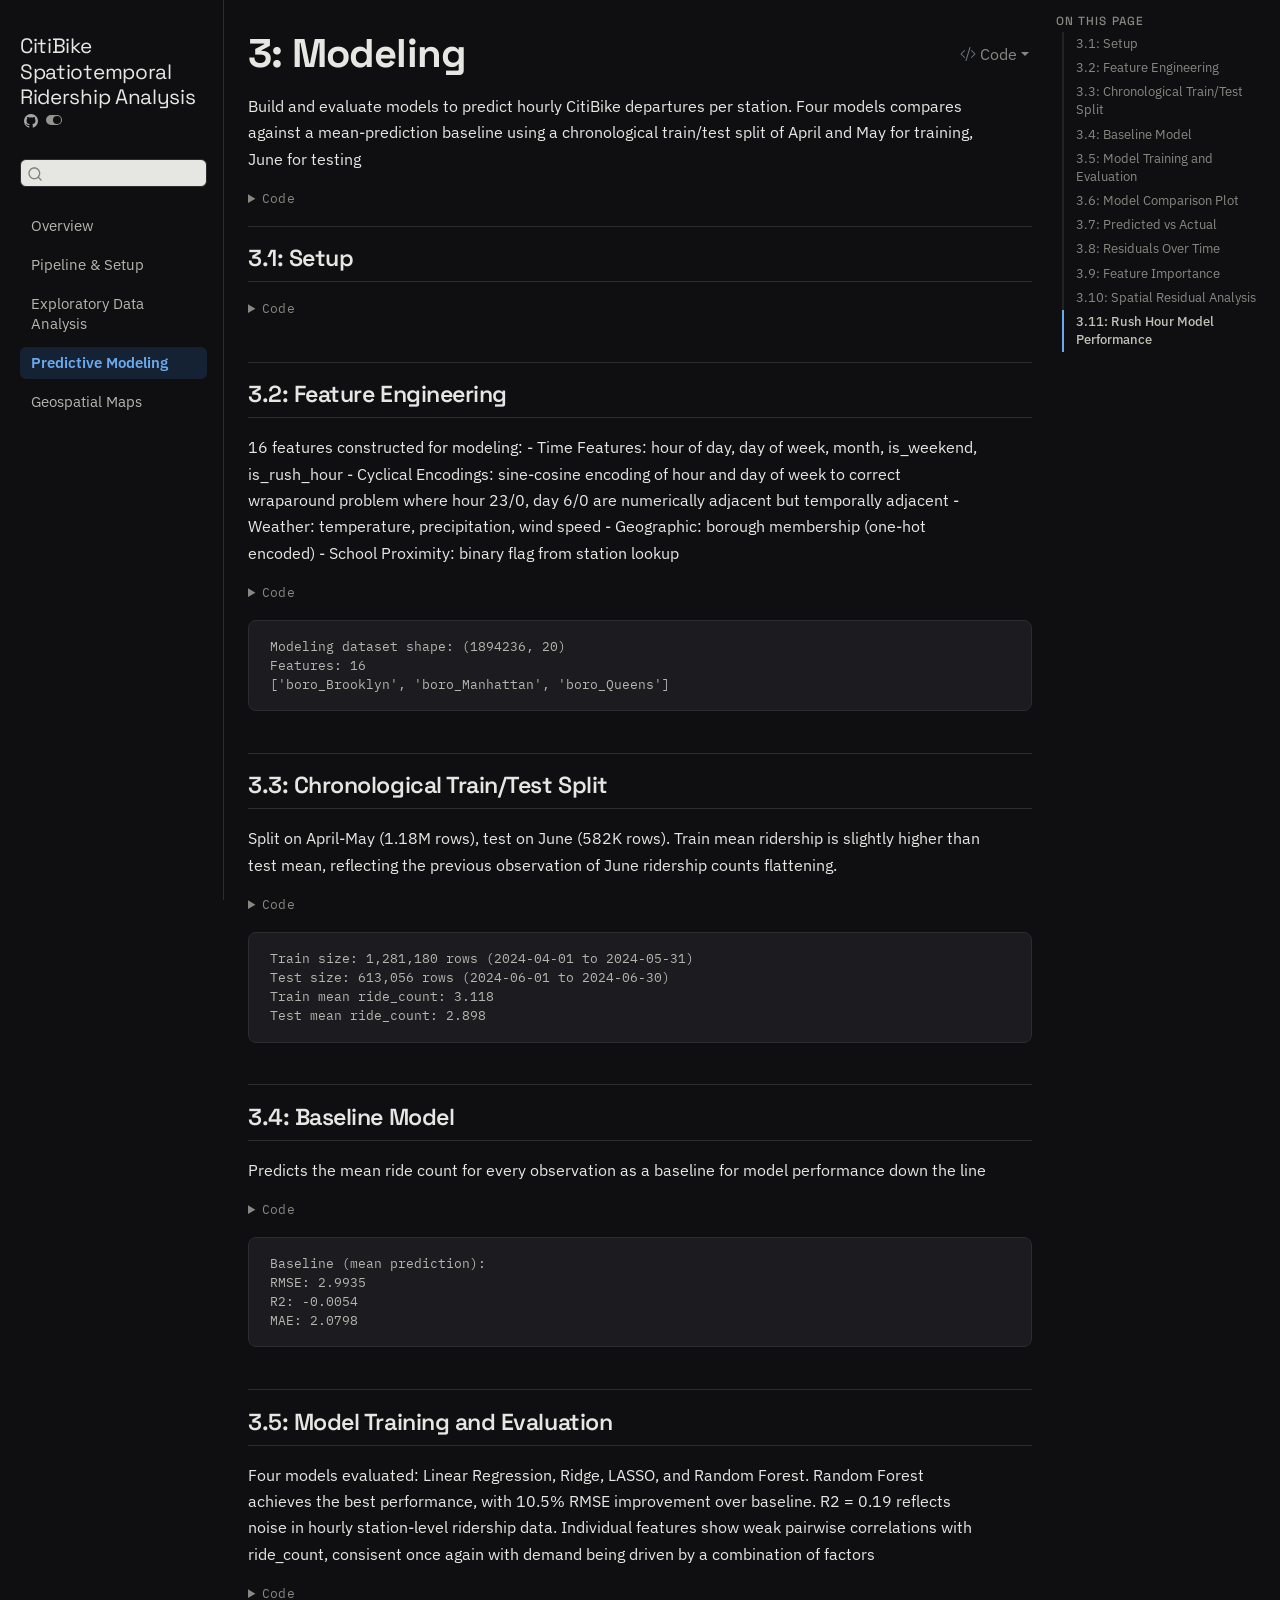
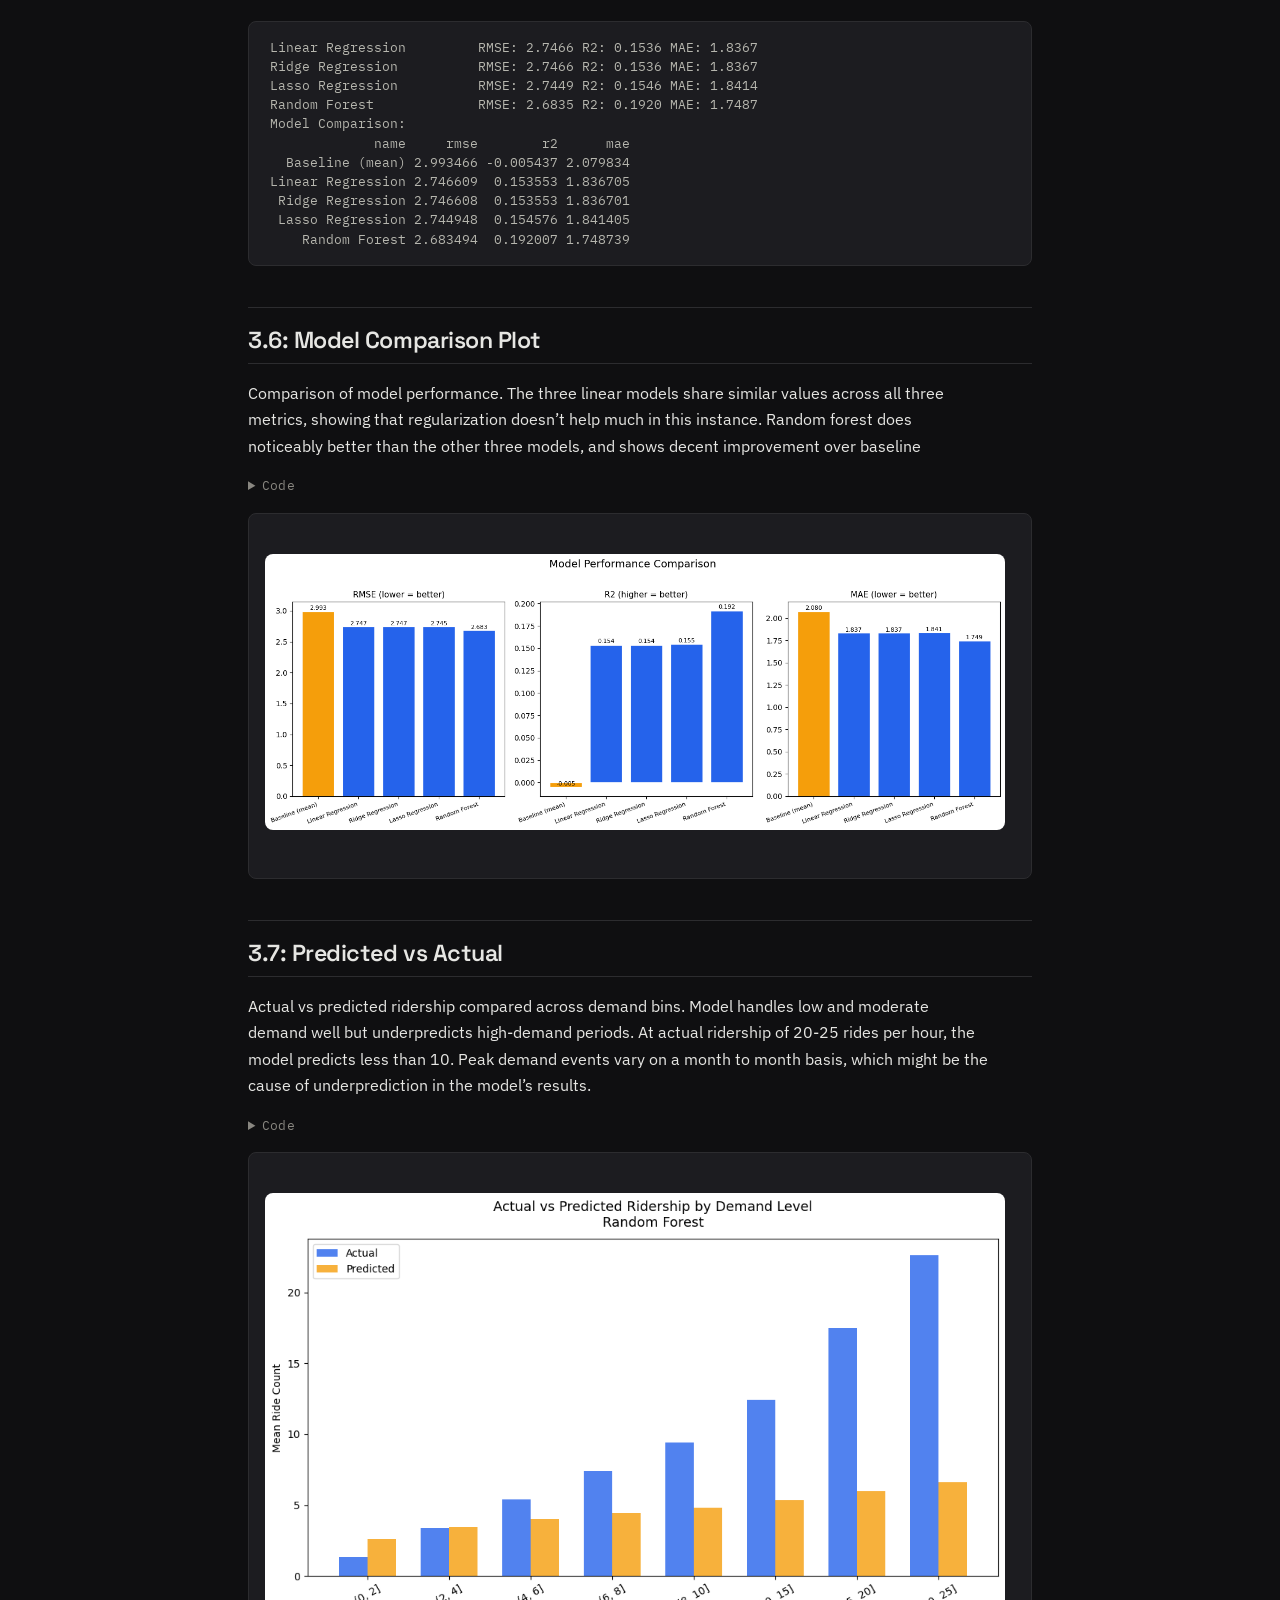
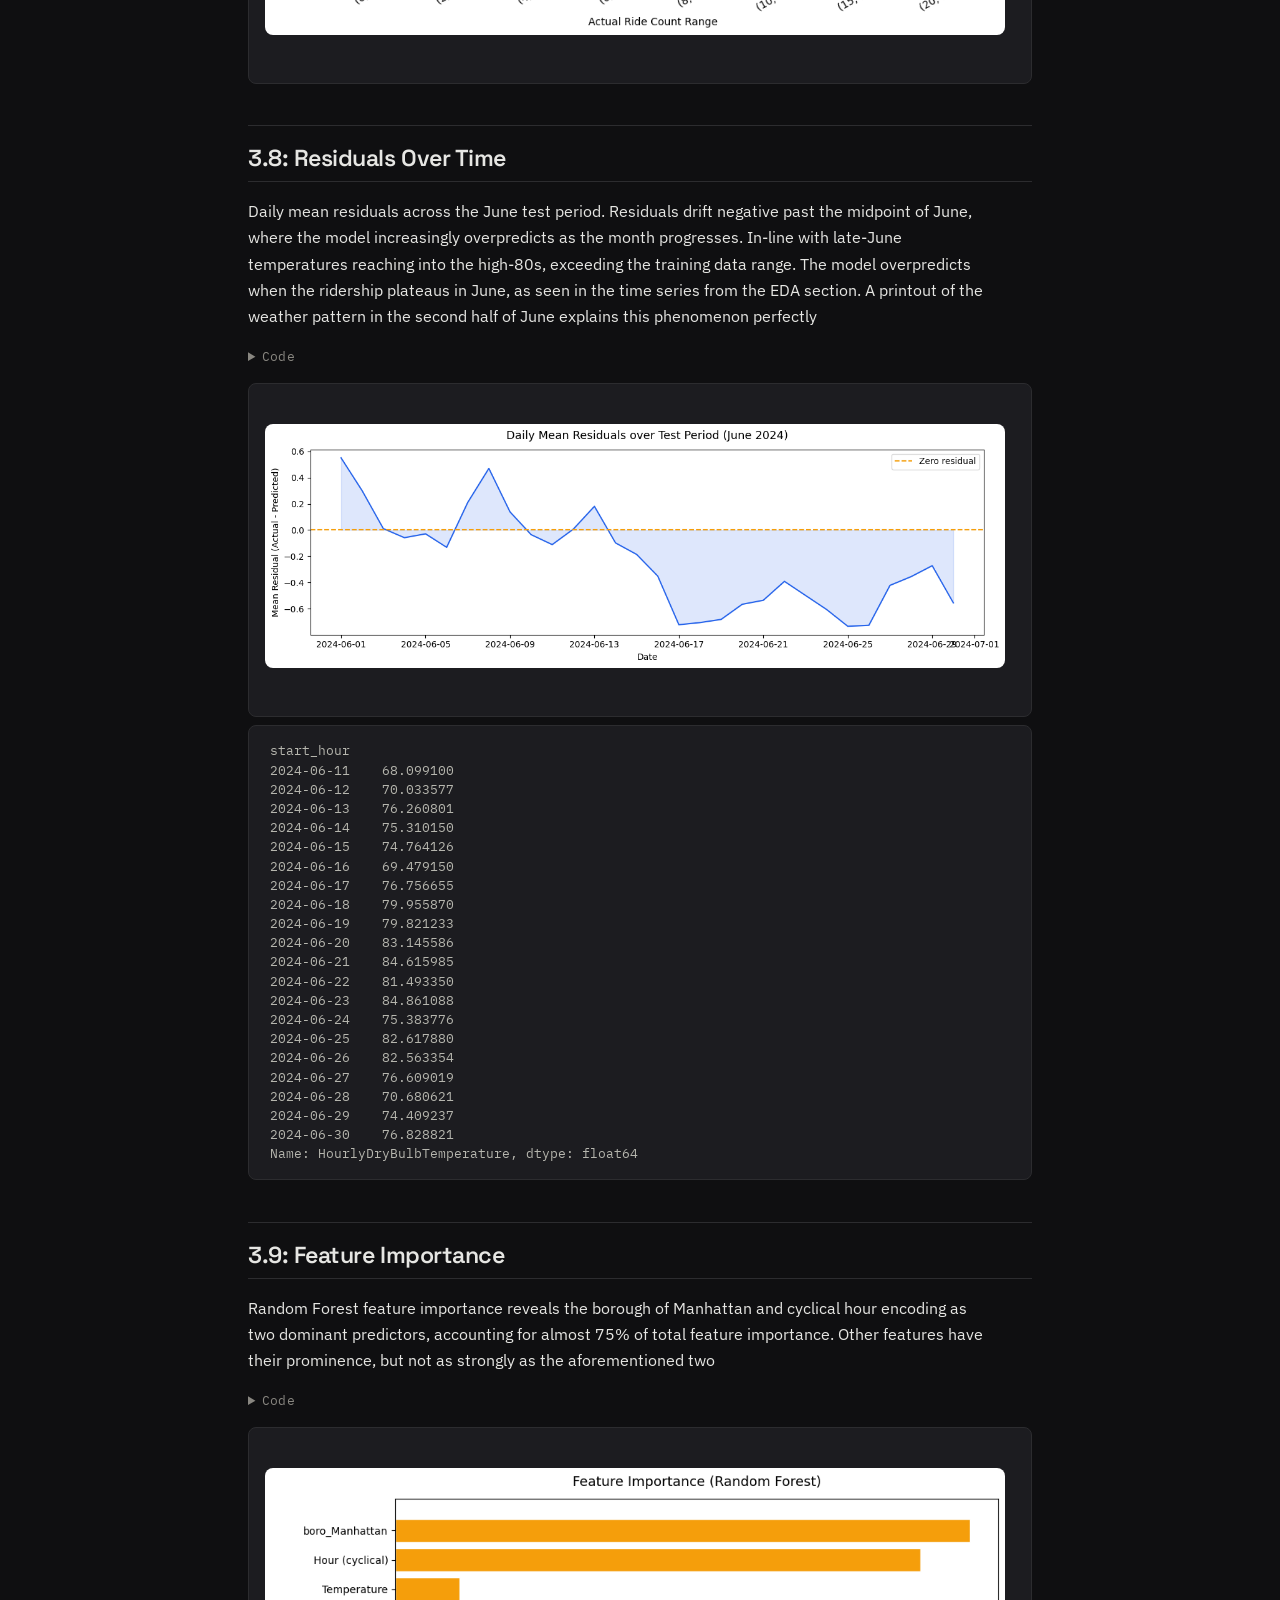
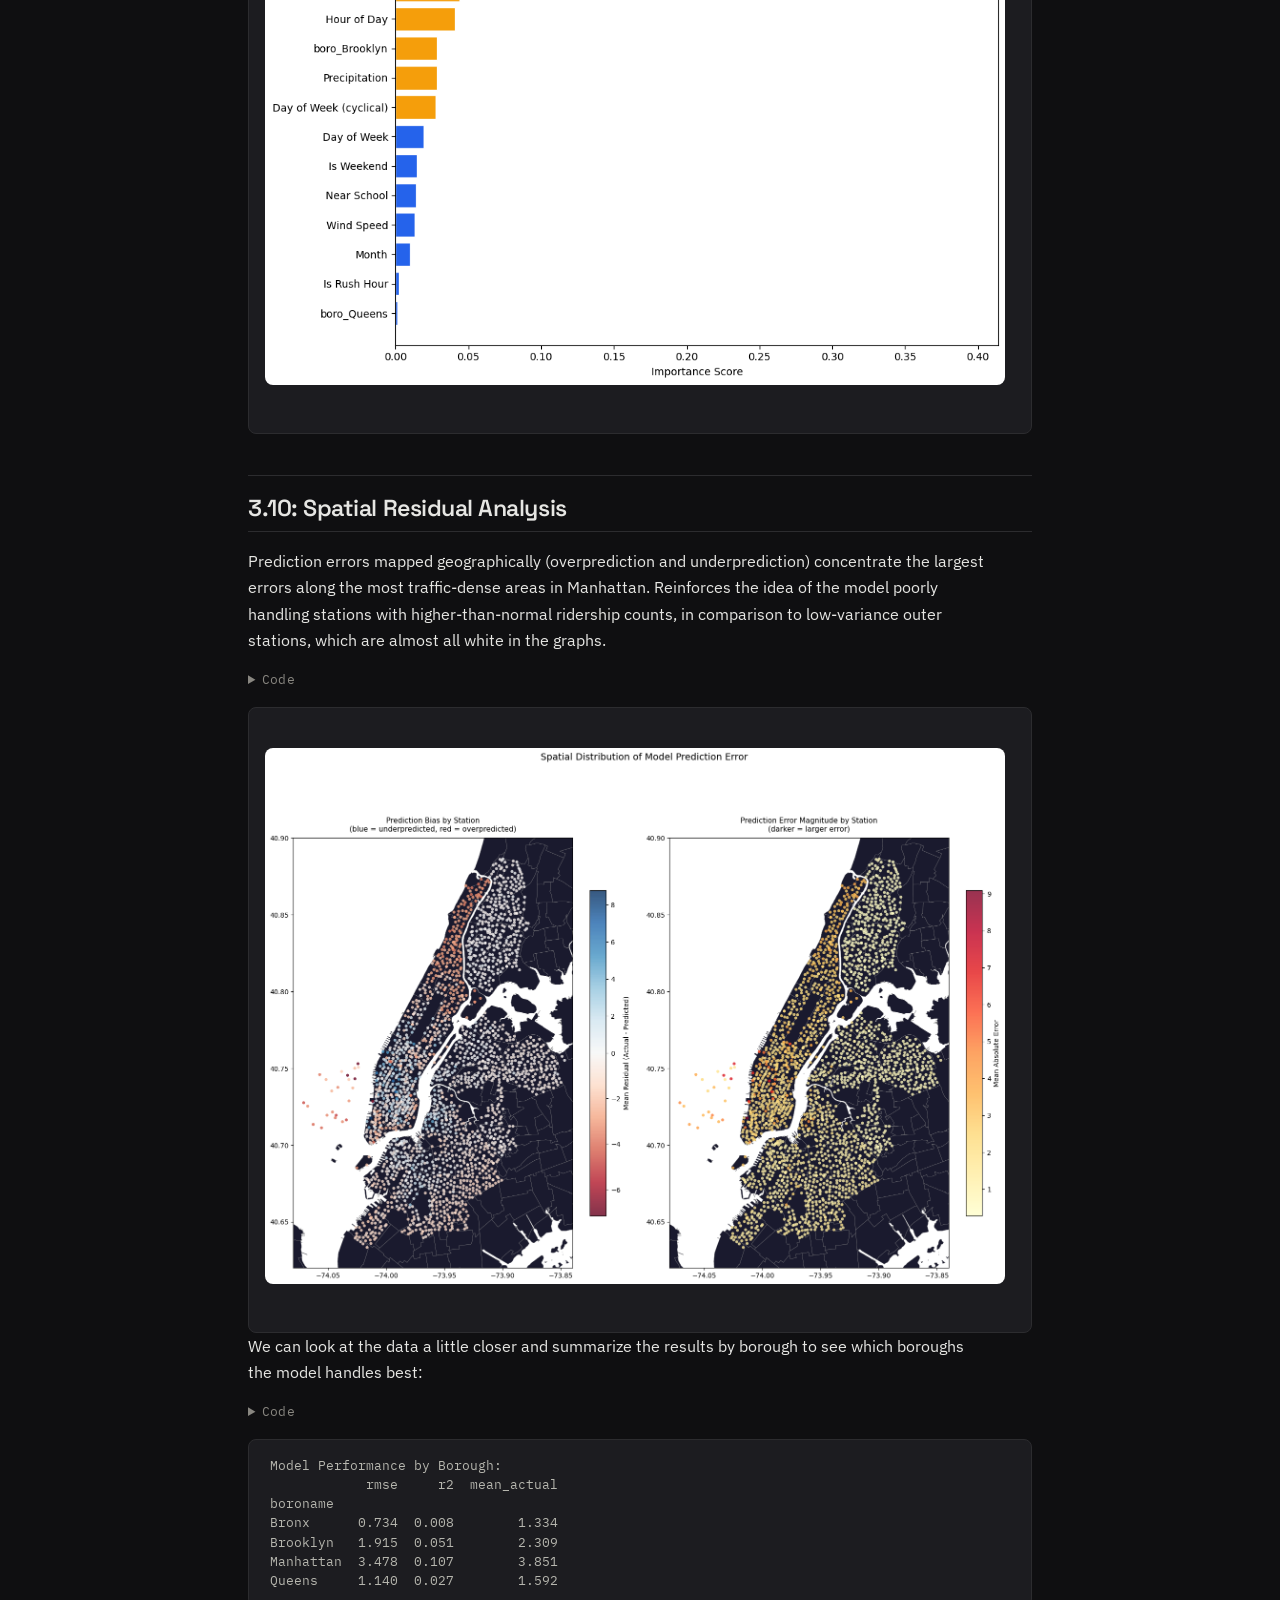
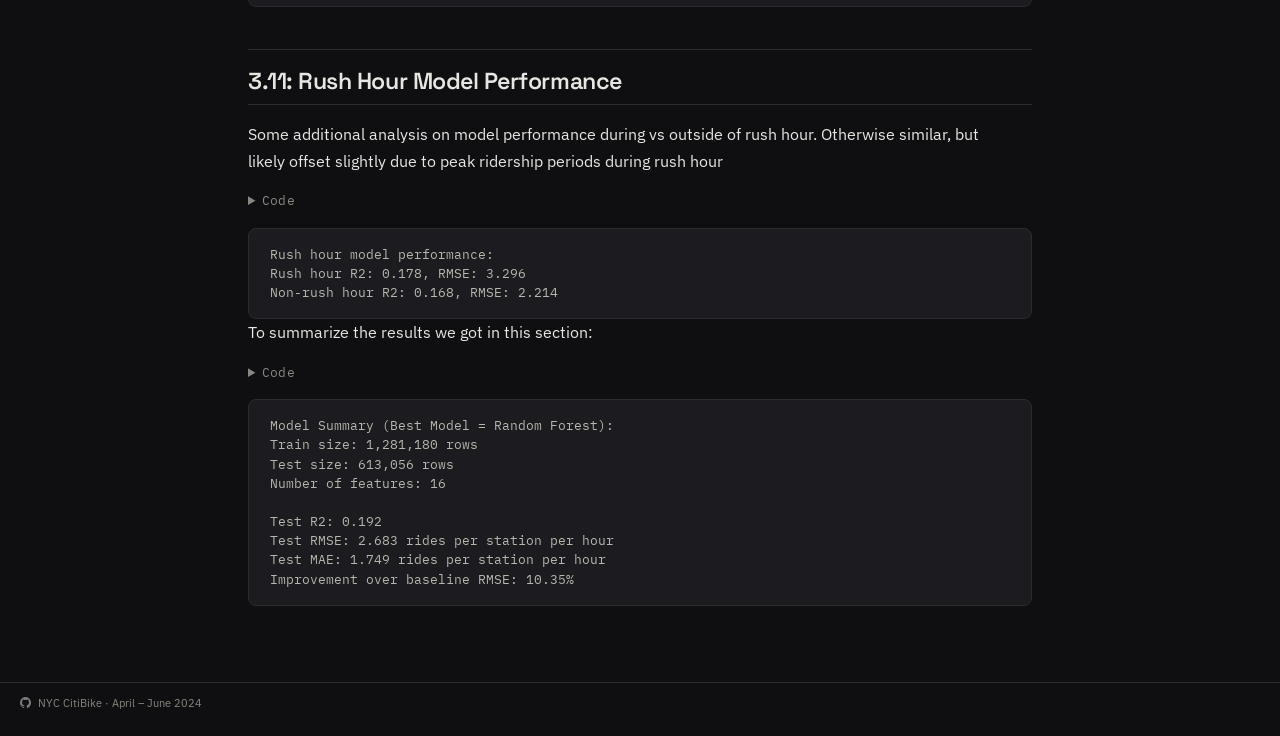
<file: notebooks/03_modeling.html>
<!DOCTYPE html>
<html xmlns="http://www.w3.org/1999/xhtml" lang="en" xml:lang="en"><head>

<meta charset="utf-8">
<meta name="generator" content="quarto-1.11.1">

<meta name="viewport" content="width=device-width, initial-scale=1.0, user-scalable=yes">


<title>3: Modeling – CitiBike Spatiotemporal Ridership Analysis</title>
<style>
/* Default styles provided by pandoc.
** See https://pandoc.org/MANUAL.html#variables-for-html for config info.
*/
span.smallcaps{font-variant: small-caps;}
div.columns{display: flex; gap: 1.5em;}
div.column{flex: auto;}
@media screen {
div.columns{gap: min(4vw, 1.5em);}
div.column{overflow-x: auto;}
}
div.hanging-indent{margin-left: 1.5em; text-indent: -1.5em;}
ul.task-list{list-style: none;}
ul.task-list li input[type="checkbox"] {
  width: 0.8em;
  margin: 0 0.8em 0.2em -1em; /* quarto-specific, see https://github.com/quarto-dev/quarto-cli/issues/4556 */ 
  vertical-align: middle;
}
/* CSS for syntax highlighting */
html { -webkit-text-size-adjust: 100%; }
pre > code.sourceCode { white-space: pre; position: relative; }
pre > code.sourceCode > span { display: inline-block; line-height: 1.25; }
pre > code.sourceCode > span:empty { height: 1.2em; }
.sourceCode { overflow: visible; }
code.sourceCode > span { color: inherit; text-decoration: inherit; }
div.sourceCode { margin: 1em 0; }
pre.sourceCode { margin: 0; }
@media screen {
div.sourceCode { overflow: auto; }
}
@media print {
pre > code.sourceCode { white-space: pre-wrap; }
pre > code.sourceCode > span { text-indent: -5em; padding-left: 5em; }
}
pre.numberSource code
  { counter-reset: source-line 0; }
pre.numberSource code > span
  { position: relative; left: -4em; counter-increment: source-line; }
pre.numberSource code > span > a:first-child::before
  { content: counter(source-line);
    position: relative; left: -1em; text-align: right; vertical-align: baseline;
    border: none; display: inline-block;
    -webkit-touch-callout: none; -webkit-user-select: none;
    -khtml-user-select: none; -moz-user-select: none;
    -ms-user-select: none; user-select: none;
    padding: 0 4px; width: 4em;
  }
pre.numberSource { margin-left: 3em;  padding-left: 4px; }
div.sourceCode
  {   }
@media screen {
pre > code.sourceCode > span > a:first-child::before { text-decoration: underline; }
}
</style>


<script src="../site_libs/quarto-nav/quarto-nav.js"></script>
<script src="../site_libs/quarto-nav/headroom.min.js"></script>
<script src="../site_libs/clipboard/clipboard.min.js"></script>
<script src="../site_libs/quarto-search/autocomplete.umd.js"></script>
<script src="../site_libs/quarto-search/fuse.min.js"></script>
<script src="../site_libs/quarto-search/quarto-search.js"></script>
<meta name="quarto:offset" content="../">
<script src="../site_libs/quarto-html/quarto.js" type="module"></script>
<script src="../site_libs/quarto-html/tabsets/tabsets.js" type="module"></script>
<script src="../site_libs/quarto-html/popper.min.js"></script>
<script src="../site_libs/quarto-html/tippy.umd.min.js"></script>
<script src="../site_libs/quarto-html/anchor.min.js"></script>
<link href="../site_libs/quarto-html/tippy.css" rel="stylesheet">
<link href="../site_libs/quarto-html/quarto-syntax-highlighting-20c8a438dc88ac8d23253e3647218fc8.css" rel="stylesheet" class="quarto-color-scheme" id="quarto-text-highlighting-styles">
<link href="../site_libs/quarto-html/quarto-syntax-highlighting-dark-2aa89ee94b3843daa00ac000e7cd6de9.css" rel="stylesheet" class="quarto-color-scheme quarto-color-alternate" id="quarto-text-highlighting-styles">
<script src="../site_libs/bootstrap/bootstrap.min.js"></script>
<link href="../site_libs/bootstrap/bootstrap-icons.css" rel="stylesheet">
<link href="../site_libs/bootstrap/bootstrap-f9f0758abb895ef8afd4bf44fafacfb3.min.css" rel="stylesheet" append-hash="true" class="quarto-color-scheme" id="quarto-bootstrap" data-mode="light">
<link href="../site_libs/bootstrap/bootstrap-dark-56d9d52f17b15d3eb414de86f5119d39.min.css" rel="stylesheet" append-hash="true" class="quarto-color-scheme quarto-color-alternate" id="quarto-bootstrap" data-mode="dark">
<script id="quarto-search-options" type="application/json">{
  "location": "sidebar",
  "copy-button": false,
  "collapse-after": 3,
  "panel-placement": "start",
  "type": "textbox",
  "limit": 50,
  "keyboard-shortcut": [
    "f",
    "/",
    "s"
  ],
  "show-item-context": false,
  "language": {
    "search-no-results-text": "No results",
    "search-matching-documents-text": "matching documents",
    "search-copy-link-title": "Copy link to search",
    "search-hide-matches-text": "Hide additional matches",
    "search-more-match-text": "more match in this document",
    "search-more-matches-text": "more matches in this document",
    "search-clear-button-title": "Clear",
    "search-text-placeholder": "",
    "search-detached-cancel-button-title": "Cancel",
    "search-submit-button-title": "Submit",
    "search-label": "Search"
  }
}</script>


</head>

<body class="nav-sidebar docked quarto-dark"><script id="quarto-html-before-body" type="application/javascript">
    const toggleBodyColorMode = (bsSheetEl) => {
      const mode = bsSheetEl.getAttribute("data-mode");
      const bodyEl = window.document.querySelector("body");
      if (mode === "dark") {
        bodyEl.classList.add("quarto-dark");
        bodyEl.classList.remove("quarto-light");
      } else {
        bodyEl.classList.add("quarto-light");
        bodyEl.classList.remove("quarto-dark");
      }
    }
    const toggleBodyColorPrimary = () => {
      const bsSheetEl = window.document.querySelector("link#quarto-bootstrap:not([rel=disabled-stylesheet])");
      if (bsSheetEl) {
        toggleBodyColorMode(bsSheetEl);
      }
    }
    const setColorSchemeToggle = (alternate) => {
      const toggles = window.document.querySelectorAll('.quarto-color-scheme-toggle');
      for (let i=0; i < toggles.length; i++) {
        const toggle = toggles[i];
        if (toggle) {
          if (alternate) {
            toggle.classList.add("alternate");
          } else {
            toggle.classList.remove("alternate");
          }
        }
      }
    };
    const toggleColorMode = (alternate) => {
      // Switch the stylesheets
      const primaryStylesheets = window.document.querySelectorAll('link.quarto-color-scheme:not(.quarto-color-alternate)');
      const alternateStylesheets = window.document.querySelectorAll('link.quarto-color-scheme.quarto-color-alternate');
      manageTransitions('#quarto-margin-sidebar .nav-link', false);
      if (alternate) {
        // note: dark is layered on light, we don't disable primary!
        enableStylesheet(alternateStylesheets);
        for (const sheetNode of alternateStylesheets) {
          if (sheetNode.id === "quarto-bootstrap") {
            toggleBodyColorMode(sheetNode);
          }
        }
      } else {
        disableStylesheet(alternateStylesheets);
        enableStylesheet(primaryStylesheets)
        toggleBodyColorPrimary();
      }
      manageTransitions('#quarto-margin-sidebar .nav-link', true);
      // Switch the toggles
      setColorSchemeToggle(alternate)
      // Hack to workaround the fact that safari doesn't
      // properly recolor the scrollbar when toggling (#1455)
      if (navigator.userAgent.indexOf('Safari') > 0 && navigator.userAgent.indexOf('Chrome') == -1) {
        manageTransitions("body", false);
        window.scrollTo(0, 1);
        setTimeout(() => {
          window.scrollTo(0, 0);
          manageTransitions("body", true);
        }, 40);
      }
    }
    const disableStylesheet = (stylesheets) => {
      for (let i=0; i < stylesheets.length; i++) {
        const stylesheet = stylesheets[i];
        stylesheet.rel = 'disabled-stylesheet';
      }
    }
    const enableStylesheet = (stylesheets) => {
      for (let i=0; i < stylesheets.length; i++) {
        const stylesheet = stylesheets[i];
        if(stylesheet.rel !== 'stylesheet') { // for Chrome, which will still FOUC without this check
          stylesheet.rel = 'stylesheet';
        }
      }
    }
    const manageTransitions = (selector, allowTransitions) => {
      const els = window.document.querySelectorAll(selector);
      for (let i=0; i < els.length; i++) {
        const el = els[i];
        if (allowTransitions) {
          el.classList.remove('notransition');
        } else {
          el.classList.add('notransition');
        }
      }
    }
    const isFileUrl = () => {
      return window.location.protocol === 'file:';
    }
    const hasAlternateSentinel = () => {
      let styleSentinel = getColorSchemeSentinel();
      if (styleSentinel !== null) {
        return styleSentinel === "alternate";
      } else {
        return false;
      }
    }
    const setStyleSentinel = (alternate) => {
      const value = alternate ? "alternate" : "default";
      if (!isFileUrl()) {
        window.localStorage.setItem("quarto-color-scheme", value);
      } else {
        localAlternateSentinel = value;
      }
    }
    const getColorSchemeSentinel = () => {
      if (!isFileUrl()) {
        const storageValue = window.localStorage.getItem("quarto-color-scheme");
        return storageValue != null ? storageValue : localAlternateSentinel;
      } else {
        return localAlternateSentinel;
      }
    }
    const toggleGiscusIfUsed = (isAlternate, darkModeDefault) => {
      const baseTheme = document.querySelector('#giscus-base-theme')?.value ?? 'light';
      const alternateTheme = document.querySelector('#giscus-alt-theme')?.value ?? 'dark';
      let newTheme = '';
      if(authorPrefersDark) {
        newTheme = isAlternate ? baseTheme : alternateTheme;
      } else {
        newTheme = isAlternate ? alternateTheme : baseTheme;
      }
      const changeGiscusTheme = () => {
        // From: https://github.com/giscus/giscus/issues/336
        const sendMessage = (message) => {
          const iframe = document.querySelector('iframe.giscus-frame');
          if (!iframe) return;
          iframe.contentWindow.postMessage({ giscus: message }, 'https://giscus.app');
        }
        sendMessage({
          setConfig: {
            theme: newTheme
          }
        });
      }
      const isGiscussLoaded = window.document.querySelector('iframe.giscus-frame') !== null;
      if (isGiscussLoaded) {
        changeGiscusTheme();
      }
    };
    const authorPrefersDark = true;
    const darkModeDefault = authorPrefersDark;
    let localAlternateSentinel = darkModeDefault ? 'alternate' : 'default';
    // Dark / light mode switch
    window.quartoToggleColorScheme = () => {
      // Read the current dark / light value
      let toAlternate = !hasAlternateSentinel();
      toggleColorMode(toAlternate);
      setStyleSentinel(toAlternate);
      toggleGiscusIfUsed(toAlternate, darkModeDefault);
      window.dispatchEvent(new Event('resize'));
    };
    // Switch to dark mode if need be
    if (hasAlternateSentinel()) {
      toggleColorMode(true);
    } else {
      toggleColorMode(false);
    }
  </script>

<div id="quarto-search-results"></div>
  <header id="quarto-header" class="headroom fixed-top">
  <nav class="quarto-secondary-nav">
    <div class="container-fluid d-flex">
      <button type="button" class="quarto-btn-toggle btn" data-bs-toggle="collapse" role="button" data-bs-target=".quarto-sidebar-collapse-item" aria-controls="quarto-sidebar" aria-expanded="false" aria-label="Toggle sidebar navigation" onclick="if (window.quartoToggleHeadroom) { window.quartoToggleHeadroom(); }">
        <i class="bi bi-layout-text-sidebar-reverse"></i>
      </button>
        <nav class="quarto-page-breadcrumbs" aria-label="breadcrumb"><ol class="breadcrumb"><li class="breadcrumb-item"><a href="../notebooks/03_modeling.html">Predictive Modeling</a></li></ol></nav>
        <a class="flex-grow-1" role="navigation" data-bs-toggle="collapse" data-bs-target=".quarto-sidebar-collapse-item" aria-controls="quarto-sidebar" aria-expanded="false" aria-label="Toggle sidebar navigation" onclick="if (window.quartoToggleHeadroom) { window.quartoToggleHeadroom(); }">      
        </a>
      <button type="button" class="btn quarto-search-button" aria-label="Search" onclick="window.quartoOpenSearch();">
        <i class="bi bi-search"></i>
      </button>
    </div>
  </nav>
</header>
<!-- content -->
<div id="quarto-content" class="quarto-container page-columns page-rows-contents page-layout-full">
<!-- sidebar -->
  <nav id="quarto-sidebar" class="sidebar collapse collapse-horizontal quarto-sidebar-collapse-item sidebar-navigation docked overflow-auto">
    <div class="pt-lg-2 mt-2 text-left sidebar-header">
    <div class="sidebar-title mb-0 py-0">
      <a href="../">CitiBike Spatiotemporal Ridership Analysis</a> 
        <div class="sidebar-tools-main">
    <a href="https://github.com/kacp3rrr/citibike-spatiotemporal-analysis" title="Source on GitHub" class="quarto-navigation-tool px-1" aria-label="Source on GitHub"><i class="bi bi-github"></i></a>
  <a href="" class="quarto-color-scheme-toggle quarto-navigation-tool  px-1" onclick="window.quartoToggleColorScheme(); return false;" title="Toggle dark mode"><i class="bi"></i></a>
</div>
    </div>
      </div>
        <div class="mt-2 flex-shrink-0 align-items-center">
        <div class="sidebar-search">
        <div id="quarto-search" class="" title="Search"></div>
        </div>
        </div>
    <div class="sidebar-menu-container"> 
    <ul class="list-unstyled mt-1">
        <li class="sidebar-item">
  <div class="sidebar-item-container"> 
  <a href="../index.html" class="sidebar-item-text sidebar-link">
 <span class="menu-text">Overview</span></a>
  </div>
</li>
        <li class="sidebar-item">
  <div class="sidebar-item-container"> 
  <a href="../notebooks/01_setup.html" class="sidebar-item-text sidebar-link">
 <span class="menu-text">Pipeline &amp; Setup</span></a>
  </div>
</li>
        <li class="sidebar-item">
  <div class="sidebar-item-container"> 
  <a href="../notebooks/02_eda.html" class="sidebar-item-text sidebar-link">
 <span class="menu-text">Exploratory Data Analysis</span></a>
  </div>
</li>
        <li class="sidebar-item">
  <div class="sidebar-item-container"> 
  <a href="../notebooks/03_modeling.html" class="sidebar-item-text sidebar-link active">
 <span class="menu-text">Predictive Modeling</span></a>
  </div>
</li>
        <li class="sidebar-item">
  <div class="sidebar-item-container"> 
  <a href="../notebooks/04_maps.html" class="sidebar-item-text sidebar-link">
 <span class="menu-text">Geospatial Maps</span></a>
  </div>
</li>
    </ul>
    </div>
</nav>
<div id="quarto-sidebar-glass" class="quarto-sidebar-collapse-item" data-bs-toggle="collapse" data-bs-target=".quarto-sidebar-collapse-item"></div>
<!-- margin-sidebar -->
    <div id="quarto-margin-sidebar" class="sidebar margin-sidebar">
        <nav id="TOC" role="doc-toc" class="toc-active">
    <h2 id="toc-title">On this page</h2>
   
  <ul>
  <li><a href="#setup" id="toc-setup" class="nav-link active" data-scroll-target="#setup">3.1: Setup</a></li>
  <li><a href="#feature-engineering" id="toc-feature-engineering" class="nav-link" data-scroll-target="#feature-engineering">3.2: Feature Engineering</a></li>
  <li><a href="#chronological-traintest-split" id="toc-chronological-traintest-split" class="nav-link" data-scroll-target="#chronological-traintest-split">3.3: Chronological Train/Test Split</a></li>
  <li><a href="#baseline-model" id="toc-baseline-model" class="nav-link" data-scroll-target="#baseline-model">3.4: Baseline Model</a></li>
  <li><a href="#model-training-and-evaluation" id="toc-model-training-and-evaluation" class="nav-link" data-scroll-target="#model-training-and-evaluation">3.5: Model Training and Evaluation</a></li>
  <li><a href="#model-comparison-plot" id="toc-model-comparison-plot" class="nav-link" data-scroll-target="#model-comparison-plot">3.6: Model Comparison Plot</a></li>
  <li><a href="#predicted-vs-actual" id="toc-predicted-vs-actual" class="nav-link" data-scroll-target="#predicted-vs-actual">3.7: Predicted vs Actual</a></li>
  <li><a href="#residuals-over-time" id="toc-residuals-over-time" class="nav-link" data-scroll-target="#residuals-over-time">3.8: Residuals Over Time</a></li>
  <li><a href="#feature-importance" id="toc-feature-importance" class="nav-link" data-scroll-target="#feature-importance">3.9: Feature Importance</a></li>
  <li><a href="#spatial-residual-analysis" id="toc-spatial-residual-analysis" class="nav-link" data-scroll-target="#spatial-residual-analysis">3.10: Spatial Residual Analysis</a></li>
  <li><a href="#rush-hour-model-performance" id="toc-rush-hour-model-performance" class="nav-link" data-scroll-target="#rush-hour-model-performance">3.11: Rush Hour Model Performance</a></li>
  </ul>
</nav>
    </div>
<!-- main -->
<main class="content column-body" id="quarto-document-content">


<header id="title-block-header" class="quarto-title-block default">
<div class="quarto-title">
<div class="quarto-title-block"><div><h1 class="title">3: Modeling</h1><button type="button" class="btn code-tools-button dropdown-toggle" id="quarto-code-tools-menu" data-bs-toggle="dropdown" aria-expanded="false"><i class="bi"></i> Code</button><ul class="dropdown-menu dropdown-menu-end" aria-labelelledby="quarto-code-tools-menu"><li><a id="quarto-show-all-code" class="dropdown-item" href="javascript:void(0)" role="button">Show All Code</a></li><li><a id="quarto-hide-all-code" class="dropdown-item" href="javascript:void(0)" role="button">Hide All Code</a></li></ul></div></div>
</div>



<div class="quarto-title-meta column-body">

    
  
    
  </div>
  


</header>


<p>Build and evaluate models to predict hourly CitiBike departures per station. Four models compares against a mean-prediction baseline using a chronological train/test split of April and May for training, June for testing</p>
<div id="c66dadcc" class="cell" data-execution_count="15">
<details class="code-fold">
<summary>Code</summary>
<div class="code-copy-outer-scaffold"><div class="sourceCode cell-code" id="cb1"><pre class="sourceCode python code-with-copy"><code class="sourceCode python"><span id="cb1-1"><a href="#cb1-1" aria-hidden="true" tabindex="-1"></a><span class="im">import</span> pandas <span class="im">as</span> pd</span>
<span id="cb1-2"><a href="#cb1-2" aria-hidden="true" tabindex="-1"></a><span class="im">import</span> numpy <span class="im">as</span> np</span>
<span id="cb1-3"><a href="#cb1-3" aria-hidden="true" tabindex="-1"></a><span class="im">import</span> matplotlib.pyplot <span class="im">as</span> plt</span>
<span id="cb1-4"><a href="#cb1-4" aria-hidden="true" tabindex="-1"></a><span class="im">import</span> matplotlib.colors <span class="im">as</span> mcolors</span>
<span id="cb1-5"><a href="#cb1-5" aria-hidden="true" tabindex="-1"></a><span class="im">import</span> seaborn <span class="im">as</span> sns</span>
<span id="cb1-6"><a href="#cb1-6" aria-hidden="true" tabindex="-1"></a><span class="im">import</span> geopandas <span class="im">as</span> gpd</span>
<span id="cb1-7"><a href="#cb1-7" aria-hidden="true" tabindex="-1"></a><span class="im">from</span> sklearn.linear_model <span class="im">import</span> LinearRegression, Ridge, Lasso</span>
<span id="cb1-8"><a href="#cb1-8" aria-hidden="true" tabindex="-1"></a><span class="im">from</span> sklearn.ensemble <span class="im">import</span> RandomForestRegressor</span>
<span id="cb1-9"><a href="#cb1-9" aria-hidden="true" tabindex="-1"></a><span class="im">from</span> sklearn.metrics <span class="im">import</span> mean_squared_error, r2_score, mean_absolute_error</span>
<span id="cb1-10"><a href="#cb1-10" aria-hidden="true" tabindex="-1"></a><span class="im">import</span> warnings</span>
<span id="cb1-11"><a href="#cb1-11" aria-hidden="true" tabindex="-1"></a>warnings.filterwarnings(<span class="st">'ignore'</span>)</span></code></pre></div><button title="Copy to Clipboard" class="code-copy-button"><i class="bi"></i></button></div>
</details>
</div>
<section id="setup" class="level2">
<h2 class="anchored" data-anchor-id="setup">3.1: Setup</h2>
<div id="b4d1d5aa" class="cell" data-execution_count="16">
<details class="code-fold">
<summary>Code</summary>
<div class="code-copy-outer-scaffold"><div class="sourceCode cell-code" id="cb2"><pre class="sourceCode python code-with-copy"><code class="sourceCode python"><span id="cb2-1"><a href="#cb2-1" aria-hidden="true" tabindex="-1"></a><span class="co"># dtype forced on start_station_id: hourly_merged.csv is large enough that pandas</span></span>
<span id="cb2-2"><a href="#cb2-2" aria-hidden="true" tabindex="-1"></a><span class="co"># infers types per chunk, parsing some ids as float and others as str. That silently</span></span>
<span id="cb2-3"><a href="#cb2-3" aria-hidden="true" tabindex="-1"></a><span class="co"># breaks the merge against station_lookup and drops every unmatched row.</span></span>
<span id="cb2-4"><a href="#cb2-4" aria-hidden="true" tabindex="-1"></a>df_model <span class="op">=</span> pd.read_csv(<span class="st">'../data/processed/hourly_merged.csv'</span>, parse_dates<span class="op">=</span>[<span class="st">'start_hour'</span>],</span>
<span id="cb2-5"><a href="#cb2-5" aria-hidden="true" tabindex="-1"></a>                    dtype<span class="op">=</span>{<span class="st">'start_station_id'</span>: <span class="bu">str</span>})</span>
<span id="cb2-6"><a href="#cb2-6" aria-hidden="true" tabindex="-1"></a>station_lookup <span class="op">=</span> pd.read_csv(<span class="st">'../data/processed/station_lookup.csv'</span>,</span>
<span id="cb2-7"><a href="#cb2-7" aria-hidden="true" tabindex="-1"></a>                    dtype<span class="op">=</span>{<span class="st">'start_station_id'</span>: <span class="bu">str</span>})</span>
<span id="cb2-8"><a href="#cb2-8" aria-hidden="true" tabindex="-1"></a></span>
<span id="cb2-9"><a href="#cb2-9" aria-hidden="true" tabindex="-1"></a>COLORS <span class="op">=</span> {</span>
<span id="cb2-10"><a href="#cb2-10" aria-hidden="true" tabindex="-1"></a>    <span class="st">'primary'</span>: <span class="st">'#2563EB'</span>,</span>
<span id="cb2-11"><a href="#cb2-11" aria-hidden="true" tabindex="-1"></a>    <span class="st">'secondary'</span>: <span class="st">'#F59E0B'</span>, </span>
<span id="cb2-12"><a href="#cb2-12" aria-hidden="true" tabindex="-1"></a>    <span class="st">'accent'</span>: <span class="st">'#10B981'</span>,</span>
<span id="cb2-13"><a href="#cb2-13" aria-hidden="true" tabindex="-1"></a>    <span class="st">'muted'</span>: <span class="st">'#94A3B8'</span></span>
<span id="cb2-14"><a href="#cb2-14" aria-hidden="true" tabindex="-1"></a>}</span></code></pre></div><button title="Copy to Clipboard" class="code-copy-button"><i class="bi"></i></button></div>
</details>
</div>
</section>
<section id="feature-engineering" class="level2">
<h2 class="anchored" data-anchor-id="feature-engineering">3.2: Feature Engineering</h2>
<p>16 features constructed for modeling: - Time Features: hour of day, day of week, month, is_weekend, is_rush_hour - Cyclical Encodings: sine-cosine encoding of hour and day of week to correct wraparound problem where hour 23/0, day 6/0 are numerically adjacent but temporally adjacent - Weather: temperature, precipitation, wind speed - Geographic: borough membership (one-hot encoded) - School Proximity: binary flag from station lookup</p>
<div id="93e60c26" class="cell" data-execution_count="17">
<details class="code-fold">
<summary>Code</summary>
<div class="code-copy-outer-scaffold"><div class="sourceCode cell-code" id="cb3"><pre class="sourceCode python code-with-copy"><code class="sourceCode python"><span id="cb3-1"><a href="#cb3-1" aria-hidden="true" tabindex="-1"></a>df <span class="op">=</span> df_model.merge(</span>
<span id="cb3-2"><a href="#cb3-2" aria-hidden="true" tabindex="-1"></a>     station_lookup[[<span class="st">'start_station_id'</span>, <span class="st">'near_school'</span>]],</span>
<span id="cb3-3"><a href="#cb3-3" aria-hidden="true" tabindex="-1"></a>     on<span class="op">=</span><span class="st">'start_station_id'</span>, how<span class="op">=</span><span class="st">'left'</span></span>
<span id="cb3-4"><a href="#cb3-4" aria-hidden="true" tabindex="-1"></a>)</span>
<span id="cb3-5"><a href="#cb3-5" aria-hidden="true" tabindex="-1"></a></span>
<span id="cb3-6"><a href="#cb3-6" aria-hidden="true" tabindex="-1"></a><span class="co"># one hot encode</span></span>
<span id="cb3-7"><a href="#cb3-7" aria-hidden="true" tabindex="-1"></a>df <span class="op">=</span> pd.get_dummies(df, columns<span class="op">=</span>[<span class="st">'boroname'</span>], prefix<span class="op">=</span><span class="st">'boro'</span>, drop_first<span class="op">=</span><span class="va">True</span>)</span>
<span id="cb3-8"><a href="#cb3-8" aria-hidden="true" tabindex="-1"></a></span>
<span id="cb3-9"><a href="#cb3-9" aria-hidden="true" tabindex="-1"></a><span class="co"># cyclical encode for periodic data</span></span>
<span id="cb3-10"><a href="#cb3-10" aria-hidden="true" tabindex="-1"></a>df[<span class="st">'hour_sin'</span>] <span class="op">=</span> np.sin(<span class="dv">2</span> <span class="op">*</span> np.pi <span class="op">*</span> df[<span class="st">'hour_of_day'</span>] <span class="op">/</span> <span class="dv">24</span>)</span>
<span id="cb3-11"><a href="#cb3-11" aria-hidden="true" tabindex="-1"></a>df[<span class="st">'hour_cos'</span>] <span class="op">=</span> np.cos(<span class="dv">2</span> <span class="op">*</span> np.pi <span class="op">*</span> df[<span class="st">'hour_of_day'</span>] <span class="op">/</span> <span class="dv">24</span>)</span>
<span id="cb3-12"><a href="#cb3-12" aria-hidden="true" tabindex="-1"></a>df[<span class="st">'dow_sin'</span>] <span class="op">=</span> np.sin(<span class="dv">2</span> <span class="op">*</span> np.pi <span class="op">*</span> df[<span class="st">'day_of_week'</span>] <span class="op">/</span> <span class="dv">7</span>)</span>
<span id="cb3-13"><a href="#cb3-13" aria-hidden="true" tabindex="-1"></a>df[<span class="st">'dow_cos'</span>] <span class="op">=</span> np.cos(<span class="dv">2</span> <span class="op">*</span> np.pi <span class="op">*</span> df[<span class="st">'day_of_week'</span>] <span class="op">/</span> <span class="dv">7</span>)</span>
<span id="cb3-14"><a href="#cb3-14" aria-hidden="true" tabindex="-1"></a></span>
<span id="cb3-15"><a href="#cb3-15" aria-hidden="true" tabindex="-1"></a><span class="co"># define feature columns</span></span>
<span id="cb3-16"><a href="#cb3-16" aria-hidden="true" tabindex="-1"></a>boro_cols <span class="op">=</span> [c <span class="cf">for</span> c <span class="kw">in</span> df.columns <span class="cf">if</span> c.startswith(<span class="st">'boro_'</span>)]</span>
<span id="cb3-17"><a href="#cb3-17" aria-hidden="true" tabindex="-1"></a></span>
<span id="cb3-18"><a href="#cb3-18" aria-hidden="true" tabindex="-1"></a>feature_cols <span class="op">=</span> [</span>
<span id="cb3-19"><a href="#cb3-19" aria-hidden="true" tabindex="-1"></a>     <span class="st">'hour_of_day'</span>, <span class="st">'day_of_week'</span>, <span class="st">'month'</span>, <span class="st">'is_weekend'</span>, <span class="st">'is_rush_hour'</span>,</span>
<span id="cb3-20"><a href="#cb3-20" aria-hidden="true" tabindex="-1"></a>     <span class="st">'hour_sin'</span>, <span class="st">'hour_cos'</span>, <span class="st">'dow_sin'</span>, <span class="st">'dow_cos'</span>, <span class="st">'HourlyDryBulbTemperature'</span>,</span>
<span id="cb3-21"><a href="#cb3-21" aria-hidden="true" tabindex="-1"></a>     <span class="st">'HourlyPrecipitation'</span>, <span class="st">'HourlyWindSpeed'</span>, <span class="st">'near_school'</span></span>
<span id="cb3-22"><a href="#cb3-22" aria-hidden="true" tabindex="-1"></a>] <span class="op">+</span> boro_cols</span>
<span id="cb3-23"><a href="#cb3-23" aria-hidden="true" tabindex="-1"></a></span>
<span id="cb3-24"><a href="#cb3-24" aria-hidden="true" tabindex="-1"></a>target_col <span class="op">=</span> <span class="st">'ride_count'</span></span>
<span id="cb3-25"><a href="#cb3-25" aria-hidden="true" tabindex="-1"></a></span>
<span id="cb3-26"><a href="#cb3-26" aria-hidden="true" tabindex="-1"></a><span class="co"># drop nulls in features</span></span>
<span id="cb3-27"><a href="#cb3-27" aria-hidden="true" tabindex="-1"></a>df_clean <span class="op">=</span> df[feature_cols <span class="op">+</span> [target_col, <span class="st">'start_hour'</span>, <span class="st">'start_station_id'</span>, <span class="st">'ntaname'</span>]].dropna()</span>
<span id="cb3-28"><a href="#cb3-28" aria-hidden="true" tabindex="-1"></a>df_clean[boro_cols] <span class="op">=</span> df[boro_cols].astype(<span class="bu">int</span>)</span>
<span id="cb3-29"><a href="#cb3-29" aria-hidden="true" tabindex="-1"></a></span>
<span id="cb3-30"><a href="#cb3-30" aria-hidden="true" tabindex="-1"></a><span class="bu">print</span>(<span class="ss">f"Modeling dataset shape: </span><span class="sc">{</span>df_clean<span class="sc">.</span>shape<span class="sc">}</span><span class="ss">"</span>)</span>
<span id="cb3-31"><a href="#cb3-31" aria-hidden="true" tabindex="-1"></a><span class="bu">print</span>(<span class="ss">f"Features: </span><span class="sc">{</span><span class="bu">len</span>(feature_cols)<span class="sc">}</span><span class="ss">"</span>)</span>
<span id="cb3-32"><a href="#cb3-32" aria-hidden="true" tabindex="-1"></a><span class="bu">print</span>([c <span class="cf">for</span> c <span class="kw">in</span> df.columns <span class="cf">if</span> c.startswith(<span class="st">'boro_'</span>)])</span></code></pre></div><button title="Copy to Clipboard" class="code-copy-button"><i class="bi"></i></button></div>
</details>
<div class="cell-output cell-output-stdout">
<pre><code>Modeling dataset shape: (1894236, 20)
Features: 16
['boro_Brooklyn', 'boro_Manhattan', 'boro_Queens']</code></pre>
</div>
</div>
</section>
<section id="chronological-traintest-split" class="level2">
<h2 class="anchored" data-anchor-id="chronological-traintest-split">3.3: Chronological Train/Test Split</h2>
<p>Split on April-May (1.18M rows), test on June (582K rows). Train mean ridership is slightly higher than test mean, reflecting the previous observation of June ridership counts flattening.</p>
<div id="61fcf1c4" class="cell" data-execution_count="18">
<details class="code-fold">
<summary>Code</summary>
<div class="code-copy-outer-scaffold"><div class="sourceCode cell-code" id="cb5"><pre class="sourceCode python code-with-copy"><code class="sourceCode python"><span id="cb5-1"><a href="#cb5-1" aria-hidden="true" tabindex="-1"></a>train <span class="op">=</span> df_clean[df_clean[<span class="st">'start_hour'</span>] <span class="op">&lt;</span> <span class="st">'2024-06-01'</span>]</span>
<span id="cb5-2"><a href="#cb5-2" aria-hidden="true" tabindex="-1"></a>test <span class="op">=</span> df_clean[df_clean[<span class="st">'start_hour'</span>] <span class="op">&gt;=</span> <span class="st">'2024-06-01'</span>]</span>
<span id="cb5-3"><a href="#cb5-3" aria-hidden="true" tabindex="-1"></a></span>
<span id="cb5-4"><a href="#cb5-4" aria-hidden="true" tabindex="-1"></a>X_train <span class="op">=</span> train[feature_cols]</span>
<span id="cb5-5"><a href="#cb5-5" aria-hidden="true" tabindex="-1"></a>y_train <span class="op">=</span> train[target_col]</span>
<span id="cb5-6"><a href="#cb5-6" aria-hidden="true" tabindex="-1"></a>X_test <span class="op">=</span> test[feature_cols]</span>
<span id="cb5-7"><a href="#cb5-7" aria-hidden="true" tabindex="-1"></a>y_test <span class="op">=</span> test[target_col]</span>
<span id="cb5-8"><a href="#cb5-8" aria-hidden="true" tabindex="-1"></a></span>
<span id="cb5-9"><a href="#cb5-9" aria-hidden="true" tabindex="-1"></a><span class="bu">print</span>(<span class="ss">f"Train size: </span><span class="sc">{</span><span class="bu">len</span>(train)<span class="sc">:,}</span><span class="ss"> rows (</span><span class="sc">{</span>train[<span class="st">'start_hour'</span>]<span class="sc">.</span><span class="bu">min</span>()<span class="sc">.</span>date()<span class="sc">}</span><span class="ss"> to </span><span class="sc">{</span>train[<span class="st">'start_hour'</span>]<span class="sc">.</span><span class="bu">max</span>()<span class="sc">.</span>date()<span class="sc">}</span><span class="ss">)"</span>)</span>
<span id="cb5-10"><a href="#cb5-10" aria-hidden="true" tabindex="-1"></a><span class="bu">print</span>(<span class="ss">f"Test size: </span><span class="sc">{</span><span class="bu">len</span>(test)<span class="sc">:,}</span><span class="ss"> rows (</span><span class="sc">{</span>test[<span class="st">'start_hour'</span>]<span class="sc">.</span><span class="bu">min</span>()<span class="sc">.</span>date()<span class="sc">}</span><span class="ss"> to </span><span class="sc">{</span>test[<span class="st">'start_hour'</span>]<span class="sc">.</span><span class="bu">max</span>()<span class="sc">.</span>date()<span class="sc">}</span><span class="ss">)"</span>)</span>
<span id="cb5-11"><a href="#cb5-11" aria-hidden="true" tabindex="-1"></a><span class="bu">print</span>(<span class="ss">f"Train mean ride_count: </span><span class="sc">{</span>y_train<span class="sc">.</span>mean()<span class="sc">:.3f}</span><span class="ss">"</span>)</span>
<span id="cb5-12"><a href="#cb5-12" aria-hidden="true" tabindex="-1"></a><span class="bu">print</span>(<span class="ss">f"Test mean ride_count: </span><span class="sc">{</span>y_test<span class="sc">.</span>mean()<span class="sc">:.3f}</span><span class="ss">"</span>)</span></code></pre></div><button title="Copy to Clipboard" class="code-copy-button"><i class="bi"></i></button></div>
</details>
<div class="cell-output cell-output-stdout">
<pre><code>Train size: 1,281,180 rows (2024-04-01 to 2024-05-31)
Test size: 613,056 rows (2024-06-01 to 2024-06-30)
Train mean ride_count: 3.118
Test mean ride_count: 2.898</code></pre>
</div>
</div>
</section>
<section id="baseline-model" class="level2">
<h2 class="anchored" data-anchor-id="baseline-model">3.4: Baseline Model</h2>
<p>Predicts the mean ride count for every observation as a baseline for model performance down the line</p>
<div id="7a9cb60b" class="cell" data-execution_count="19">
<details class="code-fold">
<summary>Code</summary>
<div class="code-copy-outer-scaffold"><div class="sourceCode cell-code" id="cb7"><pre class="sourceCode python code-with-copy"><code class="sourceCode python"><span id="cb7-1"><a href="#cb7-1" aria-hidden="true" tabindex="-1"></a>baseline_pred <span class="op">=</span> np.full(<span class="bu">len</span>(y_test), y_train.mean())</span>
<span id="cb7-2"><a href="#cb7-2" aria-hidden="true" tabindex="-1"></a>baseline_rmse <span class="op">=</span> np.sqrt(mean_squared_error(y_test, baseline_pred))</span>
<span id="cb7-3"><a href="#cb7-3" aria-hidden="true" tabindex="-1"></a>baseline_r2 <span class="op">=</span> r2_score(y_test, baseline_pred)</span>
<span id="cb7-4"><a href="#cb7-4" aria-hidden="true" tabindex="-1"></a>baseline_mae <span class="op">=</span> mean_absolute_error(y_test, baseline_pred)</span>
<span id="cb7-5"><a href="#cb7-5" aria-hidden="true" tabindex="-1"></a></span>
<span id="cb7-6"><a href="#cb7-6" aria-hidden="true" tabindex="-1"></a><span class="bu">print</span>(<span class="ss">f"Baseline (mean prediction):"</span>)</span>
<span id="cb7-7"><a href="#cb7-7" aria-hidden="true" tabindex="-1"></a><span class="bu">print</span>(<span class="ss">f"RMSE: </span><span class="sc">{</span>baseline_rmse<span class="sc">:.4f}</span><span class="ss">"</span>)</span>
<span id="cb7-8"><a href="#cb7-8" aria-hidden="true" tabindex="-1"></a><span class="bu">print</span>(<span class="ss">f"R2: </span><span class="sc">{</span>baseline_r2<span class="sc">:.4f}</span><span class="ss">"</span>)</span>
<span id="cb7-9"><a href="#cb7-9" aria-hidden="true" tabindex="-1"></a><span class="bu">print</span>(<span class="ss">f"MAE: </span><span class="sc">{</span>baseline_mae<span class="sc">:.4f}</span><span class="ss">"</span>)</span></code></pre></div><button title="Copy to Clipboard" class="code-copy-button"><i class="bi"></i></button></div>
</details>
<div class="cell-output cell-output-stdout">
<pre><code>Baseline (mean prediction):
RMSE: 2.9935
R2: -0.0054
MAE: 2.0798</code></pre>
</div>
</div>
</section>
<section id="model-training-and-evaluation" class="level2">
<h2 class="anchored" data-anchor-id="model-training-and-evaluation">3.5: Model Training and Evaluation</h2>
<p>Four models evaluated: Linear Regression, Ridge, LASSO, and Random Forest. Random Forest achieves the best performance, with 10.5% RMSE improvement over baseline. R2 = 0.19 reflects noise in hourly station-level ridership data. Individual features show weak pairwise correlations with ride_count, consisent once again with demand being driven by a combination of factors</p>
<div id="dd882611" class="cell" data-execution_count="20">
<details class="code-fold">
<summary>Code</summary>
<div class="code-copy-outer-scaffold"><div class="sourceCode cell-code" id="cb9"><pre class="sourceCode python code-with-copy"><code class="sourceCode python"><span id="cb9-1"><a href="#cb9-1" aria-hidden="true" tabindex="-1"></a><span class="co"># main worker function for model evaluations</span></span>
<span id="cb9-2"><a href="#cb9-2" aria-hidden="true" tabindex="-1"></a><span class="kw">def</span> eval_model(name, model, X_train, y_train, X_test, y_test):</span>
<span id="cb9-3"><a href="#cb9-3" aria-hidden="true" tabindex="-1"></a>    model.fit(X_train, y_train)</span>
<span id="cb9-4"><a href="#cb9-4" aria-hidden="true" tabindex="-1"></a>    preds <span class="op">=</span> model.predict(X_test)</span>
<span id="cb9-5"><a href="#cb9-5" aria-hidden="true" tabindex="-1"></a>    rmse <span class="op">=</span> np.sqrt(mean_squared_error(y_test, preds))</span>
<span id="cb9-6"><a href="#cb9-6" aria-hidden="true" tabindex="-1"></a>    r2 <span class="op">=</span> r2_score(y_test, preds)</span>
<span id="cb9-7"><a href="#cb9-7" aria-hidden="true" tabindex="-1"></a>    mae <span class="op">=</span> mean_absolute_error(y_test, preds)</span>
<span id="cb9-8"><a href="#cb9-8" aria-hidden="true" tabindex="-1"></a>    <span class="bu">print</span>(<span class="ss">f"</span><span class="sc">{</span>name<span class="sc">:25s}</span><span class="ss"> RMSE: </span><span class="sc">{</span>rmse<span class="sc">:.4f}</span><span class="ss"> R2: </span><span class="sc">{</span>r2<span class="sc">:.4f}</span><span class="ss"> MAE: </span><span class="sc">{</span>mae<span class="sc">:.4f}</span><span class="ss">"</span>)</span>
<span id="cb9-9"><a href="#cb9-9" aria-hidden="true" tabindex="-1"></a>    <span class="cf">return</span> model, preds, {<span class="st">'name'</span>: name, <span class="st">'rmse'</span>: rmse, <span class="st">'r2'</span>: r2, <span class="st">'mae'</span>: mae}</span>
<span id="cb9-10"><a href="#cb9-10" aria-hidden="true" tabindex="-1"></a></span>
<span id="cb9-11"><a href="#cb9-11" aria-hidden="true" tabindex="-1"></a>models <span class="op">=</span> {}</span>
<span id="cb9-12"><a href="#cb9-12" aria-hidden="true" tabindex="-1"></a>predictions <span class="op">=</span> {}</span>
<span id="cb9-13"><a href="#cb9-13" aria-hidden="true" tabindex="-1"></a>results <span class="op">=</span> []</span>
<span id="cb9-14"><a href="#cb9-14" aria-hidden="true" tabindex="-1"></a></span>
<span id="cb9-15"><a href="#cb9-15" aria-hidden="true" tabindex="-1"></a><span class="co"># linear regression</span></span>
<span id="cb9-16"><a href="#cb9-16" aria-hidden="true" tabindex="-1"></a>lr, lr_preds, lr_stats <span class="op">=</span> eval_model(</span>
<span id="cb9-17"><a href="#cb9-17" aria-hidden="true" tabindex="-1"></a>    <span class="st">'Linear Regression'</span>,</span>
<span id="cb9-18"><a href="#cb9-18" aria-hidden="true" tabindex="-1"></a>    LinearRegression(),</span>
<span id="cb9-19"><a href="#cb9-19" aria-hidden="true" tabindex="-1"></a>    X_train, y_train, X_test, y_test</span>
<span id="cb9-20"><a href="#cb9-20" aria-hidden="true" tabindex="-1"></a>)</span>
<span id="cb9-21"><a href="#cb9-21" aria-hidden="true" tabindex="-1"></a>models[<span class="st">'Linear Regression'</span>] <span class="op">=</span> lr</span>
<span id="cb9-22"><a href="#cb9-22" aria-hidden="true" tabindex="-1"></a>predictions[<span class="st">'Linear Regression'</span>] <span class="op">=</span> lr_preds</span>
<span id="cb9-23"><a href="#cb9-23" aria-hidden="true" tabindex="-1"></a>results.append(lr_stats)</span>
<span id="cb9-24"><a href="#cb9-24" aria-hidden="true" tabindex="-1"></a></span>
<span id="cb9-25"><a href="#cb9-25" aria-hidden="true" tabindex="-1"></a><span class="co"># ridge</span></span>
<span id="cb9-26"><a href="#cb9-26" aria-hidden="true" tabindex="-1"></a>ridge, ridge_preds, ridge_stats <span class="op">=</span> eval_model(</span>
<span id="cb9-27"><a href="#cb9-27" aria-hidden="true" tabindex="-1"></a>    <span class="st">'Ridge Regression'</span>,</span>
<span id="cb9-28"><a href="#cb9-28" aria-hidden="true" tabindex="-1"></a>    Ridge(alpha<span class="op">=</span><span class="fl">1.0</span>),</span>
<span id="cb9-29"><a href="#cb9-29" aria-hidden="true" tabindex="-1"></a>    X_train, y_train, X_test, y_test</span>
<span id="cb9-30"><a href="#cb9-30" aria-hidden="true" tabindex="-1"></a>)</span>
<span id="cb9-31"><a href="#cb9-31" aria-hidden="true" tabindex="-1"></a>models[<span class="st">'Ridge Regression'</span>] <span class="op">=</span> ridge</span>
<span id="cb9-32"><a href="#cb9-32" aria-hidden="true" tabindex="-1"></a>predictions[<span class="st">'Ridge Regression'</span>] <span class="op">=</span> ridge_preds</span>
<span id="cb9-33"><a href="#cb9-33" aria-hidden="true" tabindex="-1"></a>results.append(ridge_stats)</span>
<span id="cb9-34"><a href="#cb9-34" aria-hidden="true" tabindex="-1"></a></span>
<span id="cb9-35"><a href="#cb9-35" aria-hidden="true" tabindex="-1"></a><span class="co"># lasso</span></span>
<span id="cb9-36"><a href="#cb9-36" aria-hidden="true" tabindex="-1"></a>lasso, lasso_preds, lasso_stats <span class="op">=</span> eval_model(</span>
<span id="cb9-37"><a href="#cb9-37" aria-hidden="true" tabindex="-1"></a>    <span class="st">'Lasso Regression'</span>,</span>
<span id="cb9-38"><a href="#cb9-38" aria-hidden="true" tabindex="-1"></a>    Lasso(alpha<span class="op">=</span><span class="fl">0.01</span>),</span>
<span id="cb9-39"><a href="#cb9-39" aria-hidden="true" tabindex="-1"></a>    X_train, y_train, X_test, y_test</span>
<span id="cb9-40"><a href="#cb9-40" aria-hidden="true" tabindex="-1"></a>)</span>
<span id="cb9-41"><a href="#cb9-41" aria-hidden="true" tabindex="-1"></a>models[<span class="st">'Lasso Regression'</span>] <span class="op">=</span> lasso</span>
<span id="cb9-42"><a href="#cb9-42" aria-hidden="true" tabindex="-1"></a>predictions[<span class="st">'Lasso Regression'</span>] <span class="op">=</span> lasso_preds</span>
<span id="cb9-43"><a href="#cb9-43" aria-hidden="true" tabindex="-1"></a>results.append(lasso_stats)</span>
<span id="cb9-44"><a href="#cb9-44" aria-hidden="true" tabindex="-1"></a></span>
<span id="cb9-45"><a href="#cb9-45" aria-hidden="true" tabindex="-1"></a><span class="co"># random forest</span></span>
<span id="cb9-46"><a href="#cb9-46" aria-hidden="true" tabindex="-1"></a><span class="co"># max_depth of 10 to prevent overfitting on noisy hourly data</span></span>
<span id="cb9-47"><a href="#cb9-47" aria-hidden="true" tabindex="-1"></a>rf, rf_preds, rf_stats <span class="op">=</span> eval_model(</span>
<span id="cb9-48"><a href="#cb9-48" aria-hidden="true" tabindex="-1"></a>    <span class="st">'Random Forest'</span>,</span>
<span id="cb9-49"><a href="#cb9-49" aria-hidden="true" tabindex="-1"></a>    RandomForestRegressor(n_estimators<span class="op">=</span><span class="dv">100</span>, max_depth<span class="op">=</span><span class="dv">10</span>, random_state<span class="op">=</span><span class="dv">42</span>, n_jobs<span class="op">=-</span><span class="dv">1</span>),</span>
<span id="cb9-50"><a href="#cb9-50" aria-hidden="true" tabindex="-1"></a>    X_train, y_train, X_test, y_test</span>
<span id="cb9-51"><a href="#cb9-51" aria-hidden="true" tabindex="-1"></a>)</span>
<span id="cb9-52"><a href="#cb9-52" aria-hidden="true" tabindex="-1"></a>models[<span class="st">'Random Forest'</span>] <span class="op">=</span> rf</span>
<span id="cb9-53"><a href="#cb9-53" aria-hidden="true" tabindex="-1"></a>predictions[<span class="st">'Random Forest'</span>] <span class="op">=</span> rf_preds</span>
<span id="cb9-54"><a href="#cb9-54" aria-hidden="true" tabindex="-1"></a>results.append(rf_stats)</span>
<span id="cb9-55"><a href="#cb9-55" aria-hidden="true" tabindex="-1"></a></span>
<span id="cb9-56"><a href="#cb9-56" aria-hidden="true" tabindex="-1"></a><span class="co"># add baseline to results to compare</span></span>
<span id="cb9-57"><a href="#cb9-57" aria-hidden="true" tabindex="-1"></a>results.insert(<span class="dv">0</span>, {<span class="st">'name'</span>: <span class="st">'Baseline (mean)'</span>,</span>
<span id="cb9-58"><a href="#cb9-58" aria-hidden="true" tabindex="-1"></a>                <span class="st">'rmse'</span>: baseline_rmse,</span>
<span id="cb9-59"><a href="#cb9-59" aria-hidden="true" tabindex="-1"></a>                <span class="st">'r2'</span>: baseline_r2,</span>
<span id="cb9-60"><a href="#cb9-60" aria-hidden="true" tabindex="-1"></a>                <span class="st">'mae'</span>: baseline_mae})</span>
<span id="cb9-61"><a href="#cb9-61" aria-hidden="true" tabindex="-1"></a></span>
<span id="cb9-62"><a href="#cb9-62" aria-hidden="true" tabindex="-1"></a>results_df <span class="op">=</span> pd.DataFrame(results)</span>
<span id="cb9-63"><a href="#cb9-63" aria-hidden="true" tabindex="-1"></a><span class="bu">print</span>(<span class="ss">f"Model Comparison:</span><span class="ch">\n</span><span class="sc">{</span>results_df<span class="sc">.</span>to_string(index<span class="op">=</span><span class="va">False</span>)<span class="sc">}</span><span class="ss">"</span>)</span></code></pre></div><button title="Copy to Clipboard" class="code-copy-button"><i class="bi"></i></button></div>
</details>
<div class="cell-output cell-output-stdout">
<pre><code>Linear Regression         RMSE: 2.7466 R2: 0.1536 MAE: 1.8367
Ridge Regression          RMSE: 2.7466 R2: 0.1536 MAE: 1.8367
Lasso Regression          RMSE: 2.7449 R2: 0.1546 MAE: 1.8414
Random Forest             RMSE: 2.6835 R2: 0.1920 MAE: 1.7487
Model Comparison:
             name     rmse        r2      mae
  Baseline (mean) 2.993466 -0.005437 2.079834
Linear Regression 2.746609  0.153553 1.836705
 Ridge Regression 2.746608  0.153553 1.836701
 Lasso Regression 2.744948  0.154576 1.841405
    Random Forest 2.683494  0.192007 1.748739</code></pre>
</div>
</div>
</section>
<section id="model-comparison-plot" class="level2">
<h2 class="anchored" data-anchor-id="model-comparison-plot">3.6: Model Comparison Plot</h2>
<p>Comparison of model performance. The three linear models share similar values across all three metrics, showing that regularization doesn’t help much in this instance. Random forest does noticeably better than the other three models, and shows decent improvement over baseline</p>
<div id="bcc37087" class="cell" data-execution_count="21">
<details class="code-fold">
<summary>Code</summary>
<div class="code-copy-outer-scaffold"><div class="sourceCode cell-code" id="cb11"><pre class="sourceCode python code-with-copy"><code class="sourceCode python"><span id="cb11-1"><a href="#cb11-1" aria-hidden="true" tabindex="-1"></a>fig, axes <span class="op">=</span> plt.subplots(<span class="dv">1</span>, <span class="dv">3</span>, figsize<span class="op">=</span>(<span class="dv">14</span>, <span class="dv">5</span>))</span>
<span id="cb11-2"><a href="#cb11-2" aria-hidden="true" tabindex="-1"></a></span>
<span id="cb11-3"><a href="#cb11-3" aria-hidden="true" tabindex="-1"></a>metrics <span class="op">=</span> [<span class="st">'rmse'</span>, <span class="st">'r2'</span>, <span class="st">'mae'</span>]</span>
<span id="cb11-4"><a href="#cb11-4" aria-hidden="true" tabindex="-1"></a>titles <span class="op">=</span> [<span class="st">'RMSE (lower = better)'</span>, <span class="st">'R2 (higher = better)'</span>, <span class="st">'MAE (lower = better)'</span>]</span>
<span id="cb11-5"><a href="#cb11-5" aria-hidden="true" tabindex="-1"></a>colors <span class="op">=</span> [COLORS[<span class="st">'secondary'</span>] <span class="cf">if</span> r[<span class="st">'name'</span>] <span class="op">==</span> <span class="st">'Baseline (mean)'</span> <span class="cf">else</span> COLORS[<span class="st">'primary'</span>] <span class="cf">for</span> _, r <span class="kw">in</span> results_df.iterrows()]</span>
<span id="cb11-6"><a href="#cb11-6" aria-hidden="true" tabindex="-1"></a></span>
<span id="cb11-7"><a href="#cb11-7" aria-hidden="true" tabindex="-1"></a><span class="cf">for</span> ax, metric, title <span class="kw">in</span> <span class="bu">zip</span>(axes, metrics, titles):</span>
<span id="cb11-8"><a href="#cb11-8" aria-hidden="true" tabindex="-1"></a>    bars <span class="op">=</span> ax.bar(results_df[<span class="st">'name'</span>], results_df[metric], color<span class="op">=</span>colors, edgecolor<span class="op">=</span><span class="st">'white'</span>)</span>
<span id="cb11-9"><a href="#cb11-9" aria-hidden="true" tabindex="-1"></a>    ax.set_title(title, fontsize<span class="op">=</span><span class="dv">11</span>)</span>
<span id="cb11-10"><a href="#cb11-10" aria-hidden="true" tabindex="-1"></a>    ax.set_xticklabels(results_df[<span class="st">'name'</span>], rotation<span class="op">=</span><span class="dv">20</span>, ha<span class="op">=</span><span class="st">'right'</span>, fontsize<span class="op">=</span><span class="dv">8</span>)</span>
<span id="cb11-11"><a href="#cb11-11" aria-hidden="true" tabindex="-1"></a>    <span class="cf">for</span> bar, val <span class="kw">in</span> <span class="bu">zip</span>(bars, results_df[metric]):</span>
<span id="cb11-12"><a href="#cb11-12" aria-hidden="true" tabindex="-1"></a>        ax.text(bar.get_x() <span class="op">+</span> bar.get_width()<span class="op">/</span><span class="dv">2</span>, bar.get_height() <span class="op">+</span> <span class="fl">0.001</span>,</span>
<span id="cb11-13"><a href="#cb11-13" aria-hidden="true" tabindex="-1"></a>            <span class="ss">f"</span><span class="sc">{</span>val<span class="sc">:.3f}</span><span class="ss">"</span>, ha<span class="op">=</span><span class="st">'center'</span>, va<span class="op">=</span><span class="st">'bottom'</span>, fontsize<span class="op">=</span><span class="dv">8</span>)</span>
<span id="cb11-14"><a href="#cb11-14" aria-hidden="true" tabindex="-1"></a></span>
<span id="cb11-15"><a href="#cb11-15" aria-hidden="true" tabindex="-1"></a>plt.suptitle(<span class="st">'Model Performance Comparison'</span>, fontsize<span class="op">=</span><span class="dv">14</span>, y<span class="op">=</span><span class="fl">1.02</span>)</span>
<span id="cb11-16"><a href="#cb11-16" aria-hidden="true" tabindex="-1"></a>plt.tight_layout()</span>
<span id="cb11-17"><a href="#cb11-17" aria-hidden="true" tabindex="-1"></a>plt.savefig(<span class="st">'../figures/model/model_comparison.png'</span>, bbox_inches<span class="op">=</span><span class="st">'tight'</span>)</span>
<span id="cb11-18"><a href="#cb11-18" aria-hidden="true" tabindex="-1"></a>plt.show()</span></code></pre></div><button title="Copy to Clipboard" class="code-copy-button"><i class="bi"></i></button></div>
</details>
<div class="cell-output cell-output-display">
<div>
<figure class="figure">
<p><img src="03_modeling_files/figure-html/cell-8-output-1.png" class="img-fluid figure-img"></p>
</figure>
</div>
</div>
</div>
</section>
<section id="predicted-vs-actual" class="level2">
<h2 class="anchored" data-anchor-id="predicted-vs-actual">3.7: Predicted vs Actual</h2>
<p>Actual vs predicted ridership compared across demand bins. Model handles low and moderate demand well but underpredicts high-demand periods. At actual ridership of 20-25 rides per hour, the model predicts less than 10. Peak demand events vary on a month to month basis, which might be the cause of underprediction in the model’s results.</p>
<div id="59e874b4" class="cell" data-execution_count="22">
<details class="code-fold">
<summary>Code</summary>
<div class="code-copy-outer-scaffold"><div class="sourceCode cell-code" id="cb12"><pre class="sourceCode python code-with-copy"><code class="sourceCode python"><span id="cb12-1"><a href="#cb12-1" aria-hidden="true" tabindex="-1"></a>best_preds <span class="op">=</span> rf_preds</span>
<span id="cb12-2"><a href="#cb12-2" aria-hidden="true" tabindex="-1"></a>test_with_preds <span class="op">=</span> test.copy()</span>
<span id="cb12-3"><a href="#cb12-3" aria-hidden="true" tabindex="-1"></a>test_with_preds[<span class="st">'predicted'</span>] <span class="op">=</span> best_preds</span>
<span id="cb12-4"><a href="#cb12-4" aria-hidden="true" tabindex="-1"></a></span>
<span id="cb12-5"><a href="#cb12-5" aria-hidden="true" tabindex="-1"></a><span class="co"># Represent the average actual vs predicted ride count at specific interval</span></span>
<span id="cb12-6"><a href="#cb12-6" aria-hidden="true" tabindex="-1"></a>bins <span class="op">=</span> [<span class="dv">0</span>, <span class="dv">2</span>, <span class="dv">4</span>, <span class="dv">6</span>, <span class="dv">8</span>, <span class="dv">10</span>, <span class="dv">15</span>, <span class="dv">20</span>, <span class="dv">25</span>]</span>
<span id="cb12-7"><a href="#cb12-7" aria-hidden="true" tabindex="-1"></a>test_with_preds[<span class="st">'actual_bin'</span>] <span class="op">=</span> pd.cut(test_with_preds[<span class="st">'ride_count'</span>], bins<span class="op">=</span>bins)</span>
<span id="cb12-8"><a href="#cb12-8" aria-hidden="true" tabindex="-1"></a></span>
<span id="cb12-9"><a href="#cb12-9" aria-hidden="true" tabindex="-1"></a>binned <span class="op">=</span> (test_with_preds.groupby(<span class="st">'actual_bin'</span>, observed<span class="op">=</span><span class="va">True</span>)</span>
<span id="cb12-10"><a href="#cb12-10" aria-hidden="true" tabindex="-1"></a>        .agg(mean_actual<span class="op">=</span>(<span class="st">'ride_count'</span>, <span class="st">'mean'</span>),</span>
<span id="cb12-11"><a href="#cb12-11" aria-hidden="true" tabindex="-1"></a>            mean_predicted<span class="op">=</span>(<span class="st">'predicted'</span>, <span class="st">'mean'</span>),</span>
<span id="cb12-12"><a href="#cb12-12" aria-hidden="true" tabindex="-1"></a>            count<span class="op">=</span>(<span class="st">'ride_count'</span>, <span class="st">'count'</span>))</span>
<span id="cb12-13"><a href="#cb12-13" aria-hidden="true" tabindex="-1"></a>        .reset_index())</span>
<span id="cb12-14"><a href="#cb12-14" aria-hidden="true" tabindex="-1"></a></span>
<span id="cb12-15"><a href="#cb12-15" aria-hidden="true" tabindex="-1"></a>fig, ax <span class="op">=</span> plt.subplots(figsize<span class="op">=</span>(<span class="dv">10</span>, <span class="dv">6</span>))</span>
<span id="cb12-16"><a href="#cb12-16" aria-hidden="true" tabindex="-1"></a>x <span class="op">=</span> <span class="bu">range</span>(<span class="bu">len</span>(binned))</span>
<span id="cb12-17"><a href="#cb12-17" aria-hidden="true" tabindex="-1"></a>width <span class="op">=</span> <span class="fl">0.35</span></span>
<span id="cb12-18"><a href="#cb12-18" aria-hidden="true" tabindex="-1"></a></span>
<span id="cb12-19"><a href="#cb12-19" aria-hidden="true" tabindex="-1"></a>ax.bar([i <span class="op">-</span> width<span class="op">/</span><span class="dv">2</span> <span class="cf">for</span> i <span class="kw">in</span> x], binned[<span class="st">'mean_actual'</span>], width, label<span class="op">=</span><span class="st">'Actual'</span>, color<span class="op">=</span>COLORS[<span class="st">'primary'</span>], alpha<span class="op">=</span><span class="fl">0.8</span>)</span>
<span id="cb12-20"><a href="#cb12-20" aria-hidden="true" tabindex="-1"></a>ax.bar([i <span class="op">+</span> width<span class="op">/</span><span class="dv">2</span> <span class="cf">for</span> i <span class="kw">in</span> x], binned[<span class="st">'mean_predicted'</span>], width, label<span class="op">=</span><span class="st">'Predicted'</span>, color<span class="op">=</span>COLORS[<span class="st">'secondary'</span>], alpha<span class="op">=</span><span class="fl">0.8</span>)</span>
<span id="cb12-21"><a href="#cb12-21" aria-hidden="true" tabindex="-1"></a>ax.set_xticks(x)</span>
<span id="cb12-22"><a href="#cb12-22" aria-hidden="true" tabindex="-1"></a>ax.set_xticklabels([<span class="bu">str</span>(b) <span class="cf">for</span> b <span class="kw">in</span> binned[<span class="st">'actual_bin'</span>]], rotation<span class="op">=</span><span class="dv">30</span>)</span>
<span id="cb12-23"><a href="#cb12-23" aria-hidden="true" tabindex="-1"></a>ax.set_xlabel(<span class="st">'Actual Ride Count Range'</span>)</span>
<span id="cb12-24"><a href="#cb12-24" aria-hidden="true" tabindex="-1"></a>ax.set_ylabel(<span class="st">'Mean Ride Count'</span>)</span>
<span id="cb12-25"><a href="#cb12-25" aria-hidden="true" tabindex="-1"></a>ax.set_title(<span class="st">'Actual vs Predicted Ridership by Demand Level</span><span class="ch">\n</span><span class="st">Random Forest'</span>, fontsize<span class="op">=</span><span class="dv">13</span>, pad<span class="op">=</span><span class="dv">12</span>)</span>
<span id="cb12-26"><a href="#cb12-26" aria-hidden="true" tabindex="-1"></a></span>
<span id="cb12-27"><a href="#cb12-27" aria-hidden="true" tabindex="-1"></a>ax.legend()</span>
<span id="cb12-28"><a href="#cb12-28" aria-hidden="true" tabindex="-1"></a>plt.tight_layout()</span>
<span id="cb12-29"><a href="#cb12-29" aria-hidden="true" tabindex="-1"></a>plt.savefig(<span class="st">'../figures/model/predicted_vs_actual.png'</span>, bbox_inches<span class="op">=</span><span class="st">'tight'</span>)</span>
<span id="cb12-30"><a href="#cb12-30" aria-hidden="true" tabindex="-1"></a>plt.show()</span></code></pre></div><button title="Copy to Clipboard" class="code-copy-button"><i class="bi"></i></button></div>
</details>
<div class="cell-output cell-output-display">
<div>
<figure class="figure">
<p><img src="03_modeling_files/figure-html/cell-9-output-1.png" class="img-fluid figure-img"></p>
</figure>
</div>
</div>
</div>
</section>
<section id="residuals-over-time" class="level2">
<h2 class="anchored" data-anchor-id="residuals-over-time">3.8: Residuals Over Time</h2>
<p>Daily mean residuals across the June test period. Residuals drift negative past the midpoint of June, where the model increasingly overpredicts as the month progresses. In-line with late-June temperatures reaching into the high-80s, exceeding the training data range. The model overpredicts when the ridership plateaus in June, as seen in the time series from the EDA section. A printout of the weather pattern in the second half of June explains this phenomenon perfectly</p>
<div id="95f2505b" class="cell" data-execution_count="23">
<details class="code-fold">
<summary>Code</summary>
<div class="code-copy-outer-scaffold"><div class="sourceCode cell-code" id="cb13"><pre class="sourceCode python code-with-copy"><code class="sourceCode python"><span id="cb13-1"><a href="#cb13-1" aria-hidden="true" tabindex="-1"></a>test_with_preds[<span class="st">'residual'</span>] <span class="op">=</span> y_test.values <span class="op">-</span> best_preds</span>
<span id="cb13-2"><a href="#cb13-2" aria-hidden="true" tabindex="-1"></a></span>
<span id="cb13-3"><a href="#cb13-3" aria-hidden="true" tabindex="-1"></a>daily_residuals <span class="op">=</span> (test_with_preds.groupby(test_with_preds[<span class="st">'start_hour'</span>].dt.date)</span>
<span id="cb13-4"><a href="#cb13-4" aria-hidden="true" tabindex="-1"></a>        [<span class="st">'residual'</span>].mean().reset_index())</span>
<span id="cb13-5"><a href="#cb13-5" aria-hidden="true" tabindex="-1"></a>daily_residuals.columns <span class="op">=</span> [<span class="st">'date'</span>, <span class="st">'mean_residual'</span>]</span>
<span id="cb13-6"><a href="#cb13-6" aria-hidden="true" tabindex="-1"></a>daily_residuals[<span class="st">'date'</span>] <span class="op">=</span> pd.to_datetime(daily_residuals[<span class="st">'date'</span>])</span>
<span id="cb13-7"><a href="#cb13-7" aria-hidden="true" tabindex="-1"></a></span>
<span id="cb13-8"><a href="#cb13-8" aria-hidden="true" tabindex="-1"></a>fig, ax <span class="op">=</span> plt.subplots(figsize<span class="op">=</span>(<span class="dv">12</span>, <span class="dv">4</span>))</span>
<span id="cb13-9"><a href="#cb13-9" aria-hidden="true" tabindex="-1"></a>ax.plot(daily_residuals[<span class="st">'date'</span>], daily_residuals[<span class="st">'mean_residual'</span>], </span>
<span id="cb13-10"><a href="#cb13-10" aria-hidden="true" tabindex="-1"></a>    color<span class="op">=</span>COLORS[<span class="st">'primary'</span>], linewidth<span class="op">=</span><span class="fl">1.5</span>)</span>
<span id="cb13-11"><a href="#cb13-11" aria-hidden="true" tabindex="-1"></a>ax.axhline(<span class="dv">0</span>, color<span class="op">=</span>COLORS[<span class="st">'secondary'</span>], linestyle<span class="op">=</span><span class="st">'--'</span>, linewidth<span class="op">=</span><span class="fl">1.5</span>, label<span class="op">=</span><span class="st">'Zero residual'</span>)</span>
<span id="cb13-12"><a href="#cb13-12" aria-hidden="true" tabindex="-1"></a>ax.fill_between(daily_residuals[<span class="st">'date'</span>], daily_residuals[<span class="st">'mean_residual'</span>], alpha<span class="op">=</span><span class="fl">0.15</span>, color<span class="op">=</span>COLORS[<span class="st">'primary'</span>])</span>
<span id="cb13-13"><a href="#cb13-13" aria-hidden="true" tabindex="-1"></a>ax.set_title(<span class="st">'Daily Mean Residuals over Test Period (June 2024)'</span>, fontsize<span class="op">=</span><span class="dv">13</span>, pad<span class="op">=</span><span class="dv">12</span>)</span>
<span id="cb13-14"><a href="#cb13-14" aria-hidden="true" tabindex="-1"></a>ax.set_xlabel(<span class="st">'Date'</span>)</span>
<span id="cb13-15"><a href="#cb13-15" aria-hidden="true" tabindex="-1"></a>ax.set_ylabel(<span class="st">'Mean Residual (Actual - Predicted)'</span>)</span>
<span id="cb13-16"><a href="#cb13-16" aria-hidden="true" tabindex="-1"></a></span>
<span id="cb13-17"><a href="#cb13-17" aria-hidden="true" tabindex="-1"></a>ax.legend()</span>
<span id="cb13-18"><a href="#cb13-18" aria-hidden="true" tabindex="-1"></a>plt.tight_layout()</span>
<span id="cb13-19"><a href="#cb13-19" aria-hidden="true" tabindex="-1"></a>plt.savefig(<span class="st">'../figures/model/residuals_over_time.png'</span>, bbox_inches<span class="op">=</span><span class="st">'tight'</span>)</span>
<span id="cb13-20"><a href="#cb13-20" aria-hidden="true" tabindex="-1"></a>plt.show()</span>
<span id="cb13-21"><a href="#cb13-21" aria-hidden="true" tabindex="-1"></a></span>
<span id="cb13-22"><a href="#cb13-22" aria-hidden="true" tabindex="-1"></a><span class="co"># printout of weather data for the latter half of june</span></span>
<span id="cb13-23"><a href="#cb13-23" aria-hidden="true" tabindex="-1"></a><span class="bu">print</span>(df_model[df_model[<span class="st">'start_hour'</span>].dt.month <span class="op">==</span> <span class="dv">6</span>]</span>
<span id="cb13-24"><a href="#cb13-24" aria-hidden="true" tabindex="-1"></a>    .groupby(df_model[<span class="st">'start_hour'</span>].dt.date)</span>
<span id="cb13-25"><a href="#cb13-25" aria-hidden="true" tabindex="-1"></a>    [<span class="st">'HourlyDryBulbTemperature'</span>].mean()</span>
<span id="cb13-26"><a href="#cb13-26" aria-hidden="true" tabindex="-1"></a>    .tail(<span class="dv">20</span>))</span></code></pre></div><button title="Copy to Clipboard" class="code-copy-button"><i class="bi"></i></button></div>
</details>
<div class="cell-output cell-output-display">
<div>
<figure class="figure">
<p><img src="03_modeling_files/figure-html/cell-10-output-1.png" class="img-fluid figure-img"></p>
</figure>
</div>
</div>
<div class="cell-output cell-output-stdout">
<pre><code>start_hour
2024-06-11    68.099100
2024-06-12    70.033577
2024-06-13    76.260801
2024-06-14    75.310150
2024-06-15    74.764126
2024-06-16    69.479150
2024-06-17    76.756655
2024-06-18    79.955870
2024-06-19    79.821233
2024-06-20    83.145586
2024-06-21    84.615985
2024-06-22    81.493350
2024-06-23    84.861088
2024-06-24    75.383776
2024-06-25    82.617880
2024-06-26    82.563354
2024-06-27    76.609019
2024-06-28    70.680621
2024-06-29    74.409237
2024-06-30    76.828821
Name: HourlyDryBulbTemperature, dtype: float64</code></pre>
</div>
</div>
</section>
<section id="feature-importance" class="level2">
<h2 class="anchored" data-anchor-id="feature-importance">3.9: Feature Importance</h2>
<p>Random Forest feature importance reveals the borough of Manhattan and cyclical hour encoding as two dominant predictors, accounting for almost 75% of total feature importance. Other features have their prominence, but not as strongly as the aforementioned two</p>
<div id="100e6ad1" class="cell" data-execution_count="24">
<details class="code-fold">
<summary>Code</summary>
<div class="code-copy-outer-scaffold"><div class="sourceCode cell-code" id="cb15"><pre class="sourceCode python code-with-copy"><code class="sourceCode python"><span id="cb15-1"><a href="#cb15-1" aria-hidden="true" tabindex="-1"></a>importance_df <span class="op">=</span> pd.DataFrame({</span>
<span id="cb15-2"><a href="#cb15-2" aria-hidden="true" tabindex="-1"></a>    <span class="st">'feature'</span>: feature_cols,</span>
<span id="cb15-3"><a href="#cb15-3" aria-hidden="true" tabindex="-1"></a>    <span class="st">'importance'</span>: rf.feature_importances_</span>
<span id="cb15-4"><a href="#cb15-4" aria-hidden="true" tabindex="-1"></a>}).sort_values(<span class="st">'importance'</span>, ascending<span class="op">=</span><span class="va">True</span>)</span>
<span id="cb15-5"><a href="#cb15-5" aria-hidden="true" tabindex="-1"></a></span>
<span id="cb15-6"><a href="#cb15-6" aria-hidden="true" tabindex="-1"></a>importance_df[<span class="st">'display_name'</span>] <span class="op">=</span> importance_df[<span class="st">'feature'</span>].<span class="bu">map</span>({</span>
<span id="cb15-7"><a href="#cb15-7" aria-hidden="true" tabindex="-1"></a>    <span class="st">'hour_sin'</span>: <span class="st">'Hour (cyclical)'</span>,</span>
<span id="cb15-8"><a href="#cb15-8" aria-hidden="true" tabindex="-1"></a>    <span class="st">'hour_cos'</span>: <span class="st">'Hour (cyclical)'</span>,</span>
<span id="cb15-9"><a href="#cb15-9" aria-hidden="true" tabindex="-1"></a>    <span class="st">'dow_sin'</span>: <span class="st">'Day of Week (cyclical)'</span>,</span>
<span id="cb15-10"><a href="#cb15-10" aria-hidden="true" tabindex="-1"></a>    <span class="st">'dow_cos'</span>: <span class="st">'Day of Week (cyclical)'</span>,</span>
<span id="cb15-11"><a href="#cb15-11" aria-hidden="true" tabindex="-1"></a>    <span class="st">'hour_of_day'</span>: <span class="st">'Hour of Day'</span>,</span>
<span id="cb15-12"><a href="#cb15-12" aria-hidden="true" tabindex="-1"></a>    <span class="st">'day_of_week'</span>: <span class="st">'Day of Week'</span>,</span>
<span id="cb15-13"><a href="#cb15-13" aria-hidden="true" tabindex="-1"></a>    <span class="st">'month'</span>: <span class="st">'Month'</span>,</span>
<span id="cb15-14"><a href="#cb15-14" aria-hidden="true" tabindex="-1"></a>    <span class="st">'is_weekend'</span>: <span class="st">'Is Weekend'</span>,</span>
<span id="cb15-15"><a href="#cb15-15" aria-hidden="true" tabindex="-1"></a>    <span class="st">'is_rush_hour'</span>: <span class="st">'Is Rush Hour'</span>,</span>
<span id="cb15-16"><a href="#cb15-16" aria-hidden="true" tabindex="-1"></a>    <span class="st">'HourlyDryBulbTemperature'</span>: <span class="st">'Temperature'</span>,</span>
<span id="cb15-17"><a href="#cb15-17" aria-hidden="true" tabindex="-1"></a>    <span class="st">'HourlyPrecipitation'</span>: <span class="st">'Precipitation'</span>,</span>
<span id="cb15-18"><a href="#cb15-18" aria-hidden="true" tabindex="-1"></a>    <span class="st">'HourlyWindSpeed'</span>: <span class="st">'Wind Speed'</span>,</span>
<span id="cb15-19"><a href="#cb15-19" aria-hidden="true" tabindex="-1"></a>    <span class="st">'near_school'</span>: <span class="st">'Near School'</span></span>
<span id="cb15-20"><a href="#cb15-20" aria-hidden="true" tabindex="-1"></a>}).fillna(importance_df[<span class="st">'feature'</span>])</span>
<span id="cb15-21"><a href="#cb15-21" aria-hidden="true" tabindex="-1"></a></span>
<span id="cb15-22"><a href="#cb15-22" aria-hidden="true" tabindex="-1"></a><span class="co"># aggregate cyclical pairs</span></span>
<span id="cb15-23"><a href="#cb15-23" aria-hidden="true" tabindex="-1"></a>importance_grouped <span class="op">=</span> (importance_df.groupby(<span class="st">'display_name'</span>)[<span class="st">'importance'</span>]</span>
<span id="cb15-24"><a href="#cb15-24" aria-hidden="true" tabindex="-1"></a>                        .<span class="bu">sum</span>()</span>
<span id="cb15-25"><a href="#cb15-25" aria-hidden="true" tabindex="-1"></a>                        .sort_values(ascending<span class="op">=</span><span class="va">True</span>)</span>
<span id="cb15-26"><a href="#cb15-26" aria-hidden="true" tabindex="-1"></a>                        .reset_index())</span>
<span id="cb15-27"><a href="#cb15-27" aria-hidden="true" tabindex="-1"></a></span>
<span id="cb15-28"><a href="#cb15-28" aria-hidden="true" tabindex="-1"></a>fig, ax <span class="op">=</span> plt.subplots(figsize<span class="op">=</span>(<span class="dv">10</span>, <span class="dv">7</span>))</span>
<span id="cb15-29"><a href="#cb15-29" aria-hidden="true" tabindex="-1"></a>colors_imp <span class="op">=</span> [COLORS[<span class="st">'secondary'</span>] <span class="cf">if</span> imp <span class="op">&gt;</span> importance_grouped[<span class="st">'importance'</span>].median()</span>
<span id="cb15-30"><a href="#cb15-30" aria-hidden="true" tabindex="-1"></a>            <span class="cf">else</span> COLORS[<span class="st">'primary'</span>] <span class="cf">for</span> imp <span class="kw">in</span> importance_grouped[<span class="st">'importance'</span>]]</span>
<span id="cb15-31"><a href="#cb15-31" aria-hidden="true" tabindex="-1"></a>ax.barh(importance_grouped[<span class="st">'display_name'</span>], importance_grouped[<span class="st">'importance'</span>],</span>
<span id="cb15-32"><a href="#cb15-32" aria-hidden="true" tabindex="-1"></a>        color<span class="op">=</span>colors_imp, edgecolor<span class="op">=</span><span class="st">'white'</span>)</span>
<span id="cb15-33"><a href="#cb15-33" aria-hidden="true" tabindex="-1"></a>ax.set_title(<span class="st">'Feature Importance (Random Forest)'</span>, fontsize<span class="op">=</span><span class="dv">13</span>, pad<span class="op">=</span><span class="dv">12</span>)</span>
<span id="cb15-34"><a href="#cb15-34" aria-hidden="true" tabindex="-1"></a>ax.set_xlabel(<span class="st">'Importance Score'</span>)</span>
<span id="cb15-35"><a href="#cb15-35" aria-hidden="true" tabindex="-1"></a></span>
<span id="cb15-36"><a href="#cb15-36" aria-hidden="true" tabindex="-1"></a>plt.tight_layout()</span>
<span id="cb15-37"><a href="#cb15-37" aria-hidden="true" tabindex="-1"></a>plt.savefig(<span class="st">'../figures/model/feature_importance.png'</span>, bbox_inches<span class="op">=</span><span class="st">'tight'</span>)</span>
<span id="cb15-38"><a href="#cb15-38" aria-hidden="true" tabindex="-1"></a>plt.show()</span></code></pre></div><button title="Copy to Clipboard" class="code-copy-button"><i class="bi"></i></button></div>
</details>
<div class="cell-output cell-output-display">
<div>
<figure class="figure">
<p><img src="03_modeling_files/figure-html/cell-11-output-1.png" class="img-fluid figure-img"></p>
</figure>
</div>
</div>
</div>
</section>
<section id="spatial-residual-analysis" class="level2">
<h2 class="anchored" data-anchor-id="spatial-residual-analysis">3.10: Spatial Residual Analysis</h2>
<p>Prediction errors mapped geographically (overprediction and underprediction) concentrate the largest errors along the most traffic-dense areas in Manhattan. Reinforces the idea of the model poorly handling stations with higher-than-normal ridership counts, in comparison to low-variance outer stations, which are almost all white in the graphs.</p>
<div id="62f72d0a" class="cell" data-execution_count="25">
<details class="code-fold">
<summary>Code</summary>
<div class="code-copy-outer-scaffold"><div class="sourceCode cell-code" id="cb16"><pre class="sourceCode python code-with-copy"><code class="sourceCode python"><span id="cb16-1"><a href="#cb16-1" aria-hidden="true" tabindex="-1"></a>station_residuals <span class="op">=</span> (test_with_preds.groupby(<span class="st">'start_station_id'</span>)</span>
<span id="cb16-2"><a href="#cb16-2" aria-hidden="true" tabindex="-1"></a>                        .agg(mean_residual<span class="op">=</span>(<span class="st">'residual'</span>, <span class="st">'mean'</span>),</span>
<span id="cb16-3"><a href="#cb16-3" aria-hidden="true" tabindex="-1"></a>                            abs_residual<span class="op">=</span>(<span class="st">'residual'</span>, <span class="kw">lambda</span> x: x.<span class="bu">abs</span>().mean()),</span>
<span id="cb16-4"><a href="#cb16-4" aria-hidden="true" tabindex="-1"></a>                            actual_mean<span class="op">=</span>(<span class="st">'ride_count'</span>, <span class="st">'mean'</span>),</span>
<span id="cb16-5"><a href="#cb16-5" aria-hidden="true" tabindex="-1"></a>                            predicted_mean<span class="op">=</span>(<span class="st">'predicted'</span>, <span class="st">'mean'</span>))</span>
<span id="cb16-6"><a href="#cb16-6" aria-hidden="true" tabindex="-1"></a>                        .reset_index())</span>
<span id="cb16-7"><a href="#cb16-7" aria-hidden="true" tabindex="-1"></a></span>
<span id="cb16-8"><a href="#cb16-8" aria-hidden="true" tabindex="-1"></a><span class="co"># merge with station coordinates &amp; build geodataframe</span></span>
<span id="cb16-9"><a href="#cb16-9" aria-hidden="true" tabindex="-1"></a>station_residuals <span class="op">=</span> station_residuals.merge(</span>
<span id="cb16-10"><a href="#cb16-10" aria-hidden="true" tabindex="-1"></a>    station_lookup[[<span class="st">'start_station_id'</span>, <span class="st">'start_lat'</span>, <span class="st">'start_lng'</span>, <span class="st">'ntaname'</span>, <span class="st">'boroname'</span>]],</span>
<span id="cb16-11"><a href="#cb16-11" aria-hidden="true" tabindex="-1"></a>    on<span class="op">=</span><span class="st">'start_station_id'</span>, how<span class="op">=</span><span class="st">'left'</span></span>
<span id="cb16-12"><a href="#cb16-12" aria-hidden="true" tabindex="-1"></a>)</span>
<span id="cb16-13"><a href="#cb16-13" aria-hidden="true" tabindex="-1"></a>residuals_geo <span class="op">=</span> gpd.GeoDataFrame(</span>
<span id="cb16-14"><a href="#cb16-14" aria-hidden="true" tabindex="-1"></a>    station_residuals,</span>
<span id="cb16-15"><a href="#cb16-15" aria-hidden="true" tabindex="-1"></a>    geometry<span class="op">=</span>gpd.points_from_xy(station_residuals[<span class="st">'start_lng'</span>], station_residuals[<span class="st">'start_lat'</span>]),</span>
<span id="cb16-16"><a href="#cb16-16" aria-hidden="true" tabindex="-1"></a>    crs<span class="op">=</span><span class="st">'EPSG:4326'</span></span>
<span id="cb16-17"><a href="#cb16-17" aria-hidden="true" tabindex="-1"></a>)</span>
<span id="cb16-18"><a href="#cb16-18" aria-hidden="true" tabindex="-1"></a>nta <span class="op">=</span> gpd.read_file(<span class="st">'../data/raw/spatial/nta.shp'</span>).to_crs(<span class="st">'EPSG:4326'</span>)</span>
<span id="cb16-19"><a href="#cb16-19" aria-hidden="true" tabindex="-1"></a></span>
<span id="cb16-20"><a href="#cb16-20" aria-hidden="true" tabindex="-1"></a>fig, axes <span class="op">=</span> plt.subplots(<span class="dv">1</span>, <span class="dv">2</span>, figsize<span class="op">=</span>(<span class="dv">16</span>, <span class="dv">12</span>))</span>
<span id="cb16-21"><a href="#cb16-21" aria-hidden="true" tabindex="-1"></a></span>
<span id="cb16-22"><a href="#cb16-22" aria-hidden="true" tabindex="-1"></a><span class="co"># plot left: mean residual per station (over vs under prediction)</span></span>
<span id="cb16-23"><a href="#cb16-23" aria-hidden="true" tabindex="-1"></a>nta.plot(ax<span class="op">=</span>axes[<span class="dv">0</span>], color<span class="op">=</span><span class="st">'#1a1a2e'</span>, edgecolor<span class="op">=</span><span class="st">"#858585"</span>, linewidth<span class="op">=</span><span class="fl">0.3</span>)</span>
<span id="cb16-24"><a href="#cb16-24" aria-hidden="true" tabindex="-1"></a>divnorm <span class="op">=</span> mcolors.TwoSlopeNorm(vmin<span class="op">=</span>station_residuals[<span class="st">'mean_residual'</span>].<span class="bu">min</span>(), vcenter<span class="op">=</span><span class="dv">0</span>,</span>
<span id="cb16-25"><a href="#cb16-25" aria-hidden="true" tabindex="-1"></a>                            vmax<span class="op">=</span>station_residuals[<span class="st">'mean_residual'</span>].<span class="bu">max</span>())</span>
<span id="cb16-26"><a href="#cb16-26" aria-hidden="true" tabindex="-1"></a></span>
<span id="cb16-27"><a href="#cb16-27" aria-hidden="true" tabindex="-1"></a>scatter0 <span class="op">=</span> axes[<span class="dv">0</span>].scatter(</span>
<span id="cb16-28"><a href="#cb16-28" aria-hidden="true" tabindex="-1"></a>    residuals_geo[<span class="st">'start_lng'</span>],</span>
<span id="cb16-29"><a href="#cb16-29" aria-hidden="true" tabindex="-1"></a>    residuals_geo[<span class="st">'start_lat'</span>],</span>
<span id="cb16-30"><a href="#cb16-30" aria-hidden="true" tabindex="-1"></a>    c<span class="op">=</span>residuals_geo[<span class="st">'mean_residual'</span>],</span>
<span id="cb16-31"><a href="#cb16-31" aria-hidden="true" tabindex="-1"></a>    cmap<span class="op">=</span><span class="st">'RdBu'</span>,</span>
<span id="cb16-32"><a href="#cb16-32" aria-hidden="true" tabindex="-1"></a>    norm<span class="op">=</span>divnorm,</span>
<span id="cb16-33"><a href="#cb16-33" aria-hidden="true" tabindex="-1"></a>    s<span class="op">=</span><span class="dv">20</span>, alpha<span class="op">=</span><span class="fl">0.8</span>, edgecolors<span class="op">=</span><span class="st">'none'</span></span>
<span id="cb16-34"><a href="#cb16-34" aria-hidden="true" tabindex="-1"></a>)</span>
<span id="cb16-35"><a href="#cb16-35" aria-hidden="true" tabindex="-1"></a>plt.colorbar(scatter0, ax<span class="op">=</span>axes[<span class="dv">0</span>], label<span class="op">=</span><span class="st">'Mean Residual (Actual - Predicted)'</span>, shrink<span class="op">=</span><span class="fl">0.6</span>)</span>
<span id="cb16-36"><a href="#cb16-36" aria-hidden="true" tabindex="-1"></a>axes[<span class="dv">0</span>].set_title(<span class="st">'Prediction Bias by Station</span><span class="ch">\n</span><span class="st">(blue = underpredicted, red = overpredicted)'</span>,</span>
<span id="cb16-37"><a href="#cb16-37" aria-hidden="true" tabindex="-1"></a>                fontsize<span class="op">=</span><span class="dv">11</span>, pad<span class="op">=</span><span class="dv">10</span>)</span>
<span id="cb16-38"><a href="#cb16-38" aria-hidden="true" tabindex="-1"></a>axes[<span class="dv">0</span>].set_xlim(<span class="op">-</span><span class="fl">74.08</span>, <span class="op">-</span><span class="fl">73.84</span>)</span>
<span id="cb16-39"><a href="#cb16-39" aria-hidden="true" tabindex="-1"></a>axes[<span class="dv">0</span>].set_ylim(<span class="fl">40.62</span>, <span class="fl">40.90</span>)</span>
<span id="cb16-40"><a href="#cb16-40" aria-hidden="true" tabindex="-1"></a></span>
<span id="cb16-41"><a href="#cb16-41" aria-hidden="true" tabindex="-1"></a><span class="co"># plot right: absolute error per station (where model is least accurate)</span></span>
<span id="cb16-42"><a href="#cb16-42" aria-hidden="true" tabindex="-1"></a>nta.plot(ax<span class="op">=</span>axes[<span class="dv">1</span>], color<span class="op">=</span><span class="st">'#1a1a2e'</span>, edgecolor<span class="op">=</span><span class="st">'#858585'</span>, linewidth<span class="op">=</span><span class="fl">0.3</span>)</span>
<span id="cb16-43"><a href="#cb16-43" aria-hidden="true" tabindex="-1"></a>scatter1 <span class="op">=</span> axes[<span class="dv">1</span>].scatter(</span>
<span id="cb16-44"><a href="#cb16-44" aria-hidden="true" tabindex="-1"></a>    residuals_geo[<span class="st">'start_lng'</span>],</span>
<span id="cb16-45"><a href="#cb16-45" aria-hidden="true" tabindex="-1"></a>    residuals_geo[<span class="st">'start_lat'</span>],</span>
<span id="cb16-46"><a href="#cb16-46" aria-hidden="true" tabindex="-1"></a>    c<span class="op">=</span>residuals_geo[<span class="st">'abs_residual'</span>],</span>
<span id="cb16-47"><a href="#cb16-47" aria-hidden="true" tabindex="-1"></a>    cmap<span class="op">=</span><span class="st">'YlOrRd'</span>,</span>
<span id="cb16-48"><a href="#cb16-48" aria-hidden="true" tabindex="-1"></a>    s<span class="op">=</span><span class="dv">20</span>, alpha<span class="op">=</span><span class="fl">0.8</span>, edgecolors<span class="op">=</span><span class="st">'none'</span></span>
<span id="cb16-49"><a href="#cb16-49" aria-hidden="true" tabindex="-1"></a>)</span>
<span id="cb16-50"><a href="#cb16-50" aria-hidden="true" tabindex="-1"></a>plt.colorbar(scatter1, ax<span class="op">=</span>axes[<span class="dv">1</span>], label<span class="op">=</span><span class="st">'Mean Absolute Error'</span>, shrink<span class="op">=</span><span class="fl">0.6</span>)</span>
<span id="cb16-51"><a href="#cb16-51" aria-hidden="true" tabindex="-1"></a>axes[<span class="dv">1</span>].set_title(<span class="st">'Prediction Error Magnitude by Station</span><span class="ch">\n</span><span class="st">(darker = larger error)'</span>,</span>
<span id="cb16-52"><a href="#cb16-52" aria-hidden="true" tabindex="-1"></a>                fontsize<span class="op">=</span><span class="dv">11</span>, pad<span class="op">=</span><span class="dv">10</span>)</span>
<span id="cb16-53"><a href="#cb16-53" aria-hidden="true" tabindex="-1"></a>axes[<span class="dv">1</span>].set_xlim(<span class="op">-</span><span class="fl">74.08</span>, <span class="op">-</span><span class="fl">73.84</span>)</span>
<span id="cb16-54"><a href="#cb16-54" aria-hidden="true" tabindex="-1"></a>axes[<span class="dv">1</span>].set_ylim(<span class="fl">40.62</span>, <span class="fl">40.90</span>)</span>
<span id="cb16-55"><a href="#cb16-55" aria-hidden="true" tabindex="-1"></a></span>
<span id="cb16-56"><a href="#cb16-56" aria-hidden="true" tabindex="-1"></a>plt.suptitle(<span class="st">'Spatial Distribution of Model Prediction Error'</span>, fontsize<span class="op">=</span><span class="dv">14</span>, y<span class="op">=</span><span class="fl">1.01</span>)</span>
<span id="cb16-57"><a href="#cb16-57" aria-hidden="true" tabindex="-1"></a>plt.tight_layout()</span>
<span id="cb16-58"><a href="#cb16-58" aria-hidden="true" tabindex="-1"></a>plt.savefig(<span class="st">'../figures/model/spatial_residuals.png'</span>, bbox_inches<span class="op">=</span><span class="st">'tight'</span>)</span>
<span id="cb16-59"><a href="#cb16-59" aria-hidden="true" tabindex="-1"></a>plt.show()</span></code></pre></div><button title="Copy to Clipboard" class="code-copy-button"><i class="bi"></i></button></div>
</details>
<div class="cell-output cell-output-display">
<div>
<figure class="figure">
<p><img src="03_modeling_files/figure-html/cell-12-output-1.png" class="img-fluid figure-img"></p>
</figure>
</div>
</div>
</div>
<p>We can look at the data a little closer and summarize the results by borough to see which boroughs the model handles best:</p>
<div id="58593d91" class="cell" data-execution_count="26">
<details class="code-fold">
<summary>Code</summary>
<div class="code-copy-outer-scaffold"><div class="sourceCode cell-code" id="cb17"><pre class="sourceCode python code-with-copy"><code class="sourceCode python"><span id="cb17-1"><a href="#cb17-1" aria-hidden="true" tabindex="-1"></a><span class="bu">print</span>(<span class="st">"Model Performance by Borough:"</span>)</span>
<span id="cb17-2"><a href="#cb17-2" aria-hidden="true" tabindex="-1"></a>borough_perf <span class="op">=</span> (test_with_preds.merge(</span>
<span id="cb17-3"><a href="#cb17-3" aria-hidden="true" tabindex="-1"></a>        station_lookup[[<span class="st">'start_station_id'</span>, <span class="st">'boroname'</span>]],</span>
<span id="cb17-4"><a href="#cb17-4" aria-hidden="true" tabindex="-1"></a>        on<span class="op">=</span><span class="st">'start_station_id'</span>, how<span class="op">=</span><span class="st">'left'</span>)</span>
<span id="cb17-5"><a href="#cb17-5" aria-hidden="true" tabindex="-1"></a>    .groupby(<span class="st">'boroname'</span>)</span>
<span id="cb17-6"><a href="#cb17-6" aria-hidden="true" tabindex="-1"></a>    .<span class="bu">apply</span>(<span class="kw">lambda</span> x: pd.Series({</span>
<span id="cb17-7"><a href="#cb17-7" aria-hidden="true" tabindex="-1"></a>        <span class="st">'rmse'</span>: np.sqrt(mean_squared_error(x[<span class="st">'ride_count'</span>], x[<span class="st">'predicted'</span>])),</span>
<span id="cb17-8"><a href="#cb17-8" aria-hidden="true" tabindex="-1"></a>        <span class="st">'r2'</span>: r2_score(x[<span class="st">'ride_count'</span>], x[<span class="st">'predicted'</span>]),</span>
<span id="cb17-9"><a href="#cb17-9" aria-hidden="true" tabindex="-1"></a>        <span class="st">'mean_actual'</span>: x[<span class="st">'ride_count'</span>].mean()</span>
<span id="cb17-10"><a href="#cb17-10" aria-hidden="true" tabindex="-1"></a>    }))</span>
<span id="cb17-11"><a href="#cb17-11" aria-hidden="true" tabindex="-1"></a>    .<span class="bu">round</span>(<span class="dv">3</span>)</span>
<span id="cb17-12"><a href="#cb17-12" aria-hidden="true" tabindex="-1"></a>)</span>
<span id="cb17-13"><a href="#cb17-13" aria-hidden="true" tabindex="-1"></a><span class="bu">print</span>(borough_perf)</span></code></pre></div><button title="Copy to Clipboard" class="code-copy-button"><i class="bi"></i></button></div>
</details>
<div class="cell-output cell-output-stdout">
<pre><code>Model Performance by Borough:
            rmse     r2  mean_actual
boroname                            
Bronx      0.734  0.008        1.334
Brooklyn   1.915  0.051        2.309
Manhattan  3.478  0.107        3.851
Queens     1.140  0.027        1.592</code></pre>
</div>
</div>
</section>
<section id="rush-hour-model-performance" class="level2">
<h2 class="anchored" data-anchor-id="rush-hour-model-performance">3.11: Rush Hour Model Performance</h2>
<p>Some additional analysis on model performance during vs outside of rush hour. Otherwise similar, but likely offset slightly due to peak ridership periods during rush hour</p>
<div id="f341c4b5" class="cell" data-execution_count="27">
<details class="code-fold">
<summary>Code</summary>
<div class="code-copy-outer-scaffold"><div class="sourceCode cell-code" id="cb19"><pre class="sourceCode python code-with-copy"><code class="sourceCode python"><span id="cb19-1"><a href="#cb19-1" aria-hidden="true" tabindex="-1"></a>rush_test <span class="op">=</span> test_with_preds[test_with_preds[<span class="st">'is_rush_hour'</span>] <span class="op">==</span> <span class="dv">1</span>]</span>
<span id="cb19-2"><a href="#cb19-2" aria-hidden="true" tabindex="-1"></a>nonrush_test <span class="op">=</span> test_with_preds[test_with_preds[<span class="st">'is_rush_hour'</span>] <span class="op">==</span> <span class="dv">0</span>]</span>
<span id="cb19-3"><a href="#cb19-3" aria-hidden="true" tabindex="-1"></a></span>
<span id="cb19-4"><a href="#cb19-4" aria-hidden="true" tabindex="-1"></a>rush_r2 <span class="op">=</span> r2_score(rush_test[<span class="st">'ride_count'</span>], rush_test[<span class="st">'predicted'</span>])</span>
<span id="cb19-5"><a href="#cb19-5" aria-hidden="true" tabindex="-1"></a>nonrush_r2 <span class="op">=</span> r2_score(nonrush_test[<span class="st">'ride_count'</span>], nonrush_test[<span class="st">'predicted'</span>])</span>
<span id="cb19-6"><a href="#cb19-6" aria-hidden="true" tabindex="-1"></a>rush_rmse <span class="op">=</span> np.sqrt(mean_squared_error(rush_test[<span class="st">'ride_count'</span>], rush_test[<span class="st">'predicted'</span>]))</span>
<span id="cb19-7"><a href="#cb19-7" aria-hidden="true" tabindex="-1"></a>nonrush_rmse <span class="op">=</span> np.sqrt(mean_squared_error(nonrush_test[<span class="st">'ride_count'</span>], nonrush_test[<span class="st">'predicted'</span>]))</span>
<span id="cb19-8"><a href="#cb19-8" aria-hidden="true" tabindex="-1"></a></span>
<span id="cb19-9"><a href="#cb19-9" aria-hidden="true" tabindex="-1"></a><span class="bu">print</span>(<span class="ss">f"Rush hour model performance:"</span>)</span>
<span id="cb19-10"><a href="#cb19-10" aria-hidden="true" tabindex="-1"></a><span class="bu">print</span>(<span class="ss">f"Rush hour R2: </span><span class="sc">{</span>rush_r2<span class="sc">:.3f}</span><span class="ss">, RMSE: </span><span class="sc">{</span>rush_rmse<span class="sc">:.3f}</span><span class="ss">"</span>)</span>
<span id="cb19-11"><a href="#cb19-11" aria-hidden="true" tabindex="-1"></a><span class="bu">print</span>(<span class="ss">f"Non-rush hour R2: </span><span class="sc">{</span>nonrush_r2<span class="sc">:.3f}</span><span class="ss">, RMSE: </span><span class="sc">{</span>nonrush_rmse<span class="sc">:.3f}</span><span class="ss">"</span>)</span></code></pre></div><button title="Copy to Clipboard" class="code-copy-button"><i class="bi"></i></button></div>
</details>
<div class="cell-output cell-output-stdout">
<pre><code>Rush hour model performance:
Rush hour R2: 0.178, RMSE: 3.296
Non-rush hour R2: 0.168, RMSE: 2.214</code></pre>
</div>
</div>
<p>To summarize the results we got in this section:</p>
<div id="9d1f0d70" class="cell" data-execution_count="28">
<details class="code-fold">
<summary>Code</summary>
<div class="code-copy-outer-scaffold"><div class="sourceCode cell-code" id="cb21"><pre class="sourceCode python code-with-copy"><code class="sourceCode python"><span id="cb21-1"><a href="#cb21-1" aria-hidden="true" tabindex="-1"></a><span class="bu">print</span>(<span class="st">"Model Summary (Best Model = Random Forest):"</span>)</span>
<span id="cb21-2"><a href="#cb21-2" aria-hidden="true" tabindex="-1"></a><span class="bu">print</span>(<span class="ss">f"Train size: </span><span class="sc">{</span><span class="bu">len</span>(train)<span class="sc">:,}</span><span class="ss"> rows"</span>)</span>
<span id="cb21-3"><a href="#cb21-3" aria-hidden="true" tabindex="-1"></a><span class="bu">print</span>(<span class="ss">f"Test size: </span><span class="sc">{</span><span class="bu">len</span>(test)<span class="sc">:,}</span><span class="ss"> rows"</span>)</span>
<span id="cb21-4"><a href="#cb21-4" aria-hidden="true" tabindex="-1"></a><span class="bu">print</span>(<span class="ss">f"Number of features: </span><span class="sc">{</span><span class="bu">len</span>(feature_cols)<span class="sc">}</span><span class="ch">\n</span><span class="ss">"</span>)</span>
<span id="cb21-5"><a href="#cb21-5" aria-hidden="true" tabindex="-1"></a><span class="bu">print</span>(<span class="ss">f"Test R2: </span><span class="sc">{</span>rf_stats[<span class="st">'r2'</span>]<span class="sc">:.3f}</span><span class="ss">"</span>)</span>
<span id="cb21-6"><a href="#cb21-6" aria-hidden="true" tabindex="-1"></a><span class="bu">print</span>(<span class="ss">f"Test RMSE: </span><span class="sc">{</span>rf_stats[<span class="st">'rmse'</span>]<span class="sc">:.3f}</span><span class="ss"> rides per station per hour"</span>)</span>
<span id="cb21-7"><a href="#cb21-7" aria-hidden="true" tabindex="-1"></a><span class="bu">print</span>(<span class="ss">f"Test MAE: </span><span class="sc">{</span>rf_stats[<span class="st">'mae'</span>]<span class="sc">:.3f}</span><span class="ss"> rides per station per hour"</span>)</span>
<span id="cb21-8"><a href="#cb21-8" aria-hidden="true" tabindex="-1"></a><span class="bu">print</span>(<span class="ss">f"Improvement over baseline RMSE: </span><span class="sc">{</span>((baseline_rmse <span class="op">-</span> rf_stats[<span class="st">'rmse'</span>])<span class="op">/</span>baseline_rmse<span class="op">*</span><span class="dv">100</span>)<span class="sc">:.2f}</span><span class="ss">%"</span>)</span></code></pre></div><button title="Copy to Clipboard" class="code-copy-button"><i class="bi"></i></button></div>
</details>
<div class="cell-output cell-output-stdout">
<pre><code>Model Summary (Best Model = Random Forest):
Train size: 1,281,180 rows
Test size: 613,056 rows
Number of features: 16

Test R2: 0.192
Test RMSE: 2.683 rides per station per hour
Test MAE: 1.749 rides per station per hour
Improvement over baseline RMSE: 10.35%</code></pre>
</div>
</div>


</section>

</main> <!-- /main -->
<script id="quarto-html-after-body" type="application/javascript">
  window.document.addEventListener("DOMContentLoaded", function (event) {
    // Ensure there is a toggle, if there isn't float one in the top right
    if (window.document.querySelector('.quarto-color-scheme-toggle') === null) {
      const a = window.document.createElement('a');
      a.classList.add('top-right');
      a.classList.add('quarto-color-scheme-toggle');
      a.href = "";
      a.onclick = function() { try { window.quartoToggleColorScheme(); } catch {} return false; };
      const i = window.document.createElement("i");
      i.classList.add('bi');
      a.appendChild(i);
      window.document.body.appendChild(a);
    }
    setColorSchemeToggle(hasAlternateSentinel())
    const icon = "";
    const anchorJS = new window.AnchorJS();
    anchorJS.options = {
      placement: 'right',
      icon: icon
    };
    anchorJS.add('.anchored');
    const isCodeAnnotation = (el) => {
      for (const clz of el.classList) {
        if (clz.startsWith('code-annotation-')) {                     
          return true;
        }
      }
      return false;
    }
    const onCopySuccess = function(e) {
      // button target
      const button = e.trigger;
      // don't keep focus
      button.blur();
      // flash "checked"
      button.classList.add('code-copy-button-checked');
      var currentTitle = button.getAttribute("title");
      button.setAttribute("title", "Copied!");
      let tooltip;
      if (window.bootstrap) {
        button.setAttribute("data-bs-toggle", "tooltip");
        button.setAttribute("data-bs-placement", "left");
        button.setAttribute("data-bs-title", "Copied!");
        tooltip = new bootstrap.Tooltip(button, 
          { trigger: "manual", 
            customClass: "code-copy-button-tooltip",
            offset: [0, -8]});
        tooltip.show();    
      }
      setTimeout(function() {
        if (tooltip) {
          tooltip.hide();
          button.removeAttribute("data-bs-title");
          button.removeAttribute("data-bs-toggle");
          button.removeAttribute("data-bs-placement");
        }
        button.setAttribute("title", currentTitle);
        button.classList.remove('code-copy-button-checked');
      }, 1000);
      // clear code selection
      e.clearSelection();
    }
    const getTextToCopy = function(trigger) {
      const outerScaffold = trigger.parentElement.cloneNode(true);
      const codeEl = outerScaffold.querySelector('code');
      for (const childEl of codeEl.children) {
        if (isCodeAnnotation(childEl)) {
          childEl.remove();
        }
      }
      return codeEl.innerText;
    }
    const clipboard = new window.ClipboardJS('.code-copy-button:not([data-in-quarto-modal])', {
      text: getTextToCopy
    });
    clipboard.on('success', onCopySuccess);
    if (window.document.getElementById('quarto-embedded-source-code-modal')) {
      const clipboardModal = new window.ClipboardJS('.code-copy-button[data-in-quarto-modal]', {
        text: getTextToCopy,
        container: window.document.getElementById('quarto-embedded-source-code-modal')
      });
      clipboardModal.on('success', onCopySuccess);
    }
    const viewSource = window.document.getElementById('quarto-view-source') ||
                       window.document.getElementById('quarto-code-tools-source');
    if (viewSource) {
      const sourceUrl = viewSource.getAttribute("data-quarto-source-url");
      viewSource.addEventListener("click", function(e) {
        if (sourceUrl) {
          // rstudio viewer pane
          if (/\bcapabilities=\b/.test(window.location)) {
            window.open(sourceUrl);
          } else {
            window.location.href = sourceUrl;
          }
        } else {
          const modal = new bootstrap.Modal(document.getElementById('quarto-embedded-source-code-modal'));
          modal.show();
        }
        return false;
      });
    }
    function toggleCodeHandler(show) {
      return function(e) {
        const cellDetails = window.document.querySelectorAll(".cell details.code-fold");
        for (let i=0; i<cellDetails.length; i++) {
          const details = cellDetails[i];
          if (show) {
            details.open = true;
          } else {
            details.removeAttribute("open");
          }
        }
        const cellCodeDivs = window.document.querySelectorAll(".cell div.sourceCode.cell-code");
        const fromCls = show ? "hidden" : "unhidden";
        const toCls = show ? "unhidden" : "hidden";
        for (let i=0; i<cellCodeDivs.length; i++) {
          const codeDiv = cellCodeDivs[i];
          if (codeDiv.classList.contains(fromCls)) {
            codeDiv.classList.remove(fromCls);
            codeDiv.classList.add(toCls);
          } 
        }
        return false;
      }
    }
    const hideAllCode = window.document.getElementById("quarto-hide-all-code");
    if (hideAllCode) {
      hideAllCode.addEventListener("click", toggleCodeHandler(false));
    }
    const showAllCode = window.document.getElementById("quarto-show-all-code");
    if (showAllCode) {
      showAllCode.addEventListener("click", toggleCodeHandler(true));
    }
      var localhostRegex = new RegExp(/^(?:http|https):\/\/localhost\:?[0-9]*\//);
      var mailtoRegex = new RegExp(/^mailto:/);
        var filterRegex = new RegExp("https:\/\/kacp3rrr\.github\.io\/citibike-spatiotemporal-analysis\/");
      var isInternal = (href) => {
          return filterRegex.test(href) || localhostRegex.test(href) || mailtoRegex.test(href);
      }
      // Inspect non-navigation links and adorn them if external
     var links = window.document.querySelectorAll('a[href]:not(.nav-link):not(.navbar-brand):not(.toc-action):not(.sidebar-link):not(.sidebar-item-toggle):not(.pagination-link):not(.no-external):not([aria-hidden]):not(.dropdown-item):not(.quarto-navigation-tool):not(.about-link)');
      for (var i=0; i<links.length; i++) {
        const link = links[i];
        if (!isInternal(link.href)) {
          // undo the damage that might have been done by quarto-nav.js in the case of
          // links that we want to consider external
          if (link.dataset.originalHref !== undefined) {
            link.href = link.dataset.originalHref;
          }
            // target, if specified
            link.setAttribute("target", "_blank");
            if (link.getAttribute("rel") === null) {
              link.setAttribute("rel", "noopener");
            }
        }
      }
    function tippyHover(el, contentFn, onTriggerFn, onUntriggerFn) {
      const config = {
        allowHTML: true,
        maxWidth: 500,
        delay: 100,
        arrow: false,
        appendTo: function(el) {
            return el.parentElement;
        },
        interactive: true,
        interactiveBorder: 10,
        theme: 'quarto',
        placement: 'bottom-start',
      };
      if (contentFn) {
        config.content = contentFn;
      }
      if (onTriggerFn) {
        config.onTrigger = onTriggerFn;
      }
      if (onUntriggerFn) {
        config.onUntrigger = onUntriggerFn;
      }
      window.tippy(el, config); 
    }
    const noterefs = window.document.querySelectorAll('a[role="doc-noteref"]');
    for (var i=0; i<noterefs.length; i++) {
      const ref = noterefs[i];
      tippyHover(ref, function() {
        // use id or data attribute instead here
        let href = ref.getAttribute('data-footnote-href') || ref.getAttribute('href');
        try { href = new URL(href).hash; } catch {}
        const id = href.replace(/^#\/?/, "");
        const note = window.document.getElementById(id);
        if (note) {
          return note.innerHTML;
        } else {
          return "";
        }
      });
    }
    const xrefs = window.document.querySelectorAll('a.quarto-xref');
    const processXRef = (id, note) => {
      // Strip column container classes
      const stripColumnClz = (el) => {
        el.classList.remove("page-full", "page-columns");
        if (el.children) {
          for (const child of el.children) {
            stripColumnClz(child);
          }
        }
      }
      stripColumnClz(note)
      if (id === null || id.startsWith('sec-')) {
        // Special case sections, only their first couple elements
        const container = document.createElement("div");
        if (note.children && note.children.length > 2) {
          container.appendChild(note.children[0].cloneNode(true));
          for (let i = 1; i < note.children.length; i++) {
            const child = note.children[i];
            if (child.tagName === "P" && child.innerText === "") {
              continue;
            } else {
              container.appendChild(child.cloneNode(true));
              break;
            }
          }
          if (window.Quarto?.typesetMath) {
            window.Quarto.typesetMath(container);
          }
          return container.innerHTML
        } else {
          if (window.Quarto?.typesetMath) {
            window.Quarto.typesetMath(note);
          }
          return note.innerHTML;
        }
      } else {
        // Remove any anchor links if they are present
        const anchorLink = note.querySelector('a.anchorjs-link');
        if (anchorLink) {
          anchorLink.remove();
        }
        if (window.Quarto?.typesetMath) {
          window.Quarto.typesetMath(note);
        }
        if (note.classList.contains("callout")) {
          return note.outerHTML;
        } else {
          return note.innerHTML;
        }
      }
    }
    for (var i=0; i<xrefs.length; i++) {
      const xref = xrefs[i];
      tippyHover(xref, undefined, function(instance) {
        instance.disable();
        let url = xref.getAttribute('href');
        let hash = undefined; 
        if (url.startsWith('#')) {
          hash = url;
        } else {
          try { hash = new URL(url).hash; } catch {}
        }
        if (hash) {
          const id = hash.replace(/^#\/?/, "");
          const note = window.document.getElementById(id);
          if (note !== null) {
            try {
              const html = processXRef(id, note.cloneNode(true));
              instance.setContent(html);
            } finally {
              instance.enable();
              instance.show();
            }
          } else {
            // See if we can fetch this
            fetch(url.split('#')[0])
            .then(res => res.text())
            .then(html => {
              const parser = new DOMParser();
              const htmlDoc = parser.parseFromString(html, "text/html");
              const note = htmlDoc.getElementById(id);
              if (note !== null) {
                const html = processXRef(id, note);
                instance.setContent(html);
              } 
            }).finally(() => {
              instance.enable();
              instance.show();
            });
          }
        } else {
          // See if we can fetch a full url (with no hash to target)
          // This is a special case and we should probably do some content thinning / targeting
          fetch(url)
          .then(res => res.text())
          .then(html => {
            const parser = new DOMParser();
            const htmlDoc = parser.parseFromString(html, "text/html");
            const note = htmlDoc.querySelector('main.content');
            if (note !== null) {
              // This should only happen for chapter cross references
              // (since there is no id in the URL)
              // remove the first header
              if (note.children.length > 0 && note.children[0].tagName === "HEADER") {
                note.children[0].remove();
              }
              const html = processXRef(null, note);
              instance.setContent(html);
            } 
          }).finally(() => {
            instance.enable();
            instance.show();
          });
        }
      }, function(instance) {
      });
    }
        let selectedAnnoteEl;
        const selectorForAnnotation = ( cell, annotation) => {
          let cellAttr = 'data-code-cell="' + cell + '"';
          let lineAttr = 'data-code-annotation="' +  annotation + '"';
          const selector = 'span[' + cellAttr + '][' + lineAttr + ']';
          return selector;
        }
        const selectCodeLines = (annoteEl) => {
          const doc = window.document;
          const targetCell = annoteEl.getAttribute("data-target-cell");
          const targetAnnotation = annoteEl.getAttribute("data-target-annotation");
          const annoteSpan = window.document.querySelector(selectorForAnnotation(targetCell, targetAnnotation));
          const lines = annoteSpan.getAttribute("data-code-lines").split(",");
          const lineIds = lines.map((line) => {
            return targetCell + "-" + line;
          })
          let top = null;
          let height = null;
          let parent = null;
          if (lineIds.length > 0) {
              //compute the position of the single el (top and bottom and make a div)
              const el = window.document.getElementById(lineIds[0]);
              top = el.offsetTop;
              height = el.offsetHeight;
              parent = el.parentElement.parentElement;
            if (lineIds.length > 1) {
              const lastEl = window.document.getElementById(lineIds[lineIds.length - 1]);
              const bottom = lastEl.offsetTop + lastEl.offsetHeight;
              height = bottom - top;
            }
            if (top !== null && height !== null && parent !== null) {
              // cook up a div (if necessary) and position it 
              let div = window.document.getElementById("code-annotation-line-highlight");
              if (div === null) {
                div = window.document.createElement("div");
                div.setAttribute("id", "code-annotation-line-highlight");
                div.style.position = 'absolute';
                parent.appendChild(div);
              }
              div.style.top = top - 2 + "px";
              div.style.height = height + 4 + "px";
              div.style.left = 0;
              let gutterDiv = window.document.getElementById("code-annotation-line-highlight-gutter");
              if (gutterDiv === null) {
                gutterDiv = window.document.createElement("div");
                gutterDiv.setAttribute("id", "code-annotation-line-highlight-gutter");
                gutterDiv.style.position = 'absolute';
                const codeCell = window.document.getElementById(targetCell);
                const gutter = codeCell.querySelector('.code-annotation-gutter');
                gutter.appendChild(gutterDiv);
              }
              gutterDiv.style.top = top - 2 + "px";
              gutterDiv.style.height = height + 4 + "px";
            }
            selectedAnnoteEl = annoteEl;
          }
        };
        const unselectCodeLines = () => {
          const elementsIds = ["code-annotation-line-highlight", "code-annotation-line-highlight-gutter"];
          elementsIds.forEach((elId) => {
            const div = window.document.getElementById(elId);
            if (div) {
              div.remove();
            }
          });
          selectedAnnoteEl = undefined;
        };
          // Handle positioning of the toggle
      window.addEventListener(
        "resize",
        throttle(() => {
          elRect = undefined;
          if (selectedAnnoteEl) {
            selectCodeLines(selectedAnnoteEl);
          }
        }, 10)
      );
      function throttle(fn, ms) {
      let throttle = false;
      let timer;
        return (...args) => {
          if(!throttle) { // first call gets through
              fn.apply(this, args);
              throttle = true;
          } else { // all the others get throttled
              if(timer) clearTimeout(timer); // cancel #2
              timer = setTimeout(() => {
                fn.apply(this, args);
                timer = throttle = false;
              }, ms);
          }
        };
      }
        // Attach click handler to the DT
        const annoteDls = window.document.querySelectorAll('dt[data-target-cell]');
        for (const annoteDlNode of annoteDls) {
          annoteDlNode.addEventListener('click', (event) => {
            const clickedEl = event.target;
            if (clickedEl !== selectedAnnoteEl) {
              unselectCodeLines();
              const activeEl = window.document.querySelector('dt[data-target-cell].code-annotation-active');
              if (activeEl) {
                activeEl.classList.remove('code-annotation-active');
              }
              selectCodeLines(clickedEl);
              clickedEl.classList.add('code-annotation-active');
            } else {
              // Unselect the line
              unselectCodeLines();
              clickedEl.classList.remove('code-annotation-active');
            }
          });
        }
    const findCites = (el) => {
      const parentEl = el.parentElement;
      if (parentEl) {
        const cites = parentEl.dataset.cites;
        if (cites) {
          return {
            el,
            cites: cites.split(' ')
          };
        } else {
          return findCites(el.parentElement)
        }
      } else {
        return undefined;
      }
    };
    var bibliorefs = window.document.querySelectorAll('a[role="doc-biblioref"]');
    for (var i=0; i<bibliorefs.length; i++) {
      const ref = bibliorefs[i];
      const citeInfo = findCites(ref);
      if (citeInfo) {
        tippyHover(citeInfo.el, function() {
          var popup = window.document.createElement('div');
          citeInfo.cites.forEach(function(cite) {
            var citeDiv = window.document.createElement('div');
            citeDiv.classList.add('hanging-indent');
            citeDiv.classList.add('csl-entry');
            var biblioDiv = window.document.getElementById('ref-' + cite);
            if (biblioDiv) {
              citeDiv.innerHTML = biblioDiv.innerHTML;
            }
            popup.appendChild(citeDiv);
          });
          return popup.innerHTML;
        });
      }
    }
  });
  </script>
</div> <!-- /content -->
<footer class="footer">
  <div class="nav-footer">
    <div class="nav-footer-left">
      <ul class="footer-items list-unstyled">
    <li class="nav-item compact">
    <a class="nav-link active" href="https://github.com/kacp3rrr/citibike-spatiotemporal-analysis" aria-current="page">
      <i class="bi bi-github" role="img">
</i> 
    </a>
  </li>  
    <li class="nav-item">
 NYC CitiBike · April – June 2024
  </li>  
</ul>
    </div>   
    <div class="nav-footer-center">
      &nbsp;
    </div>
    <div class="nav-footer-right">
      &nbsp;
    </div>
  </div>
</footer>




</body></html>
</file>
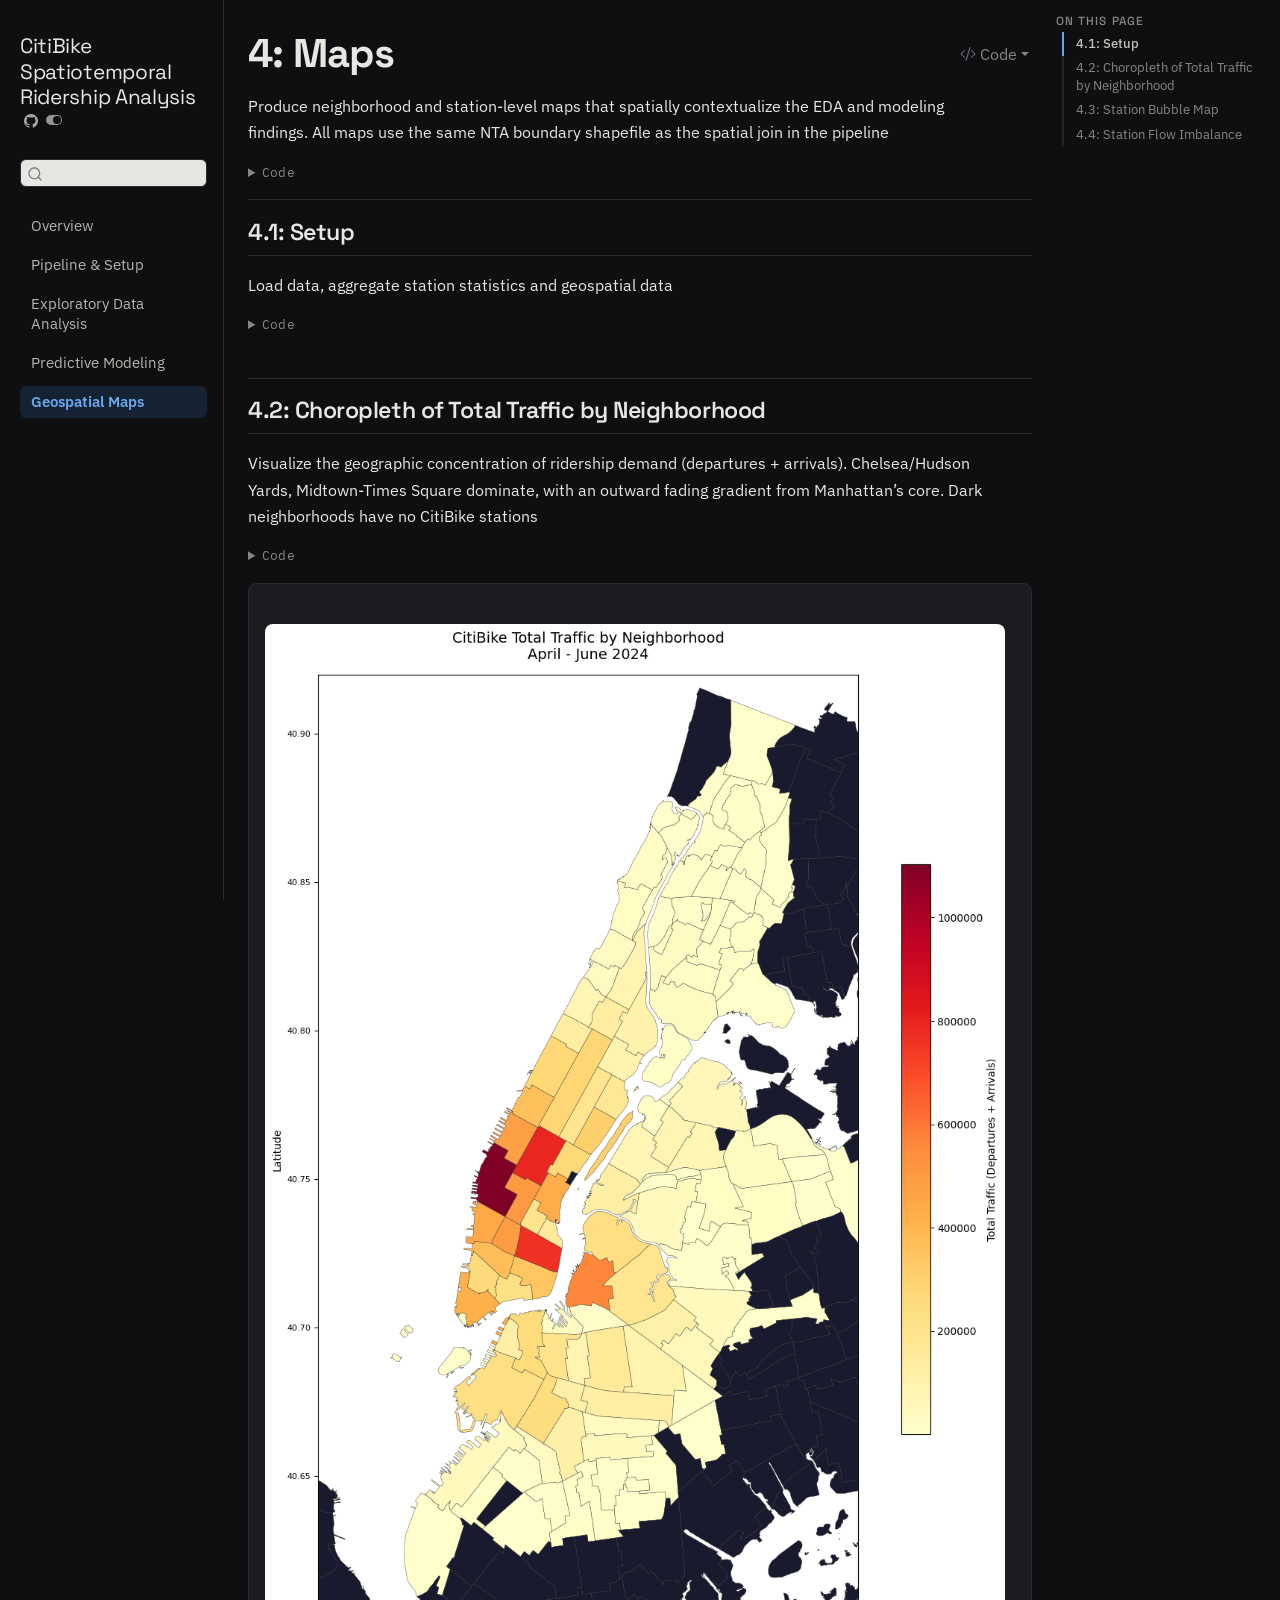
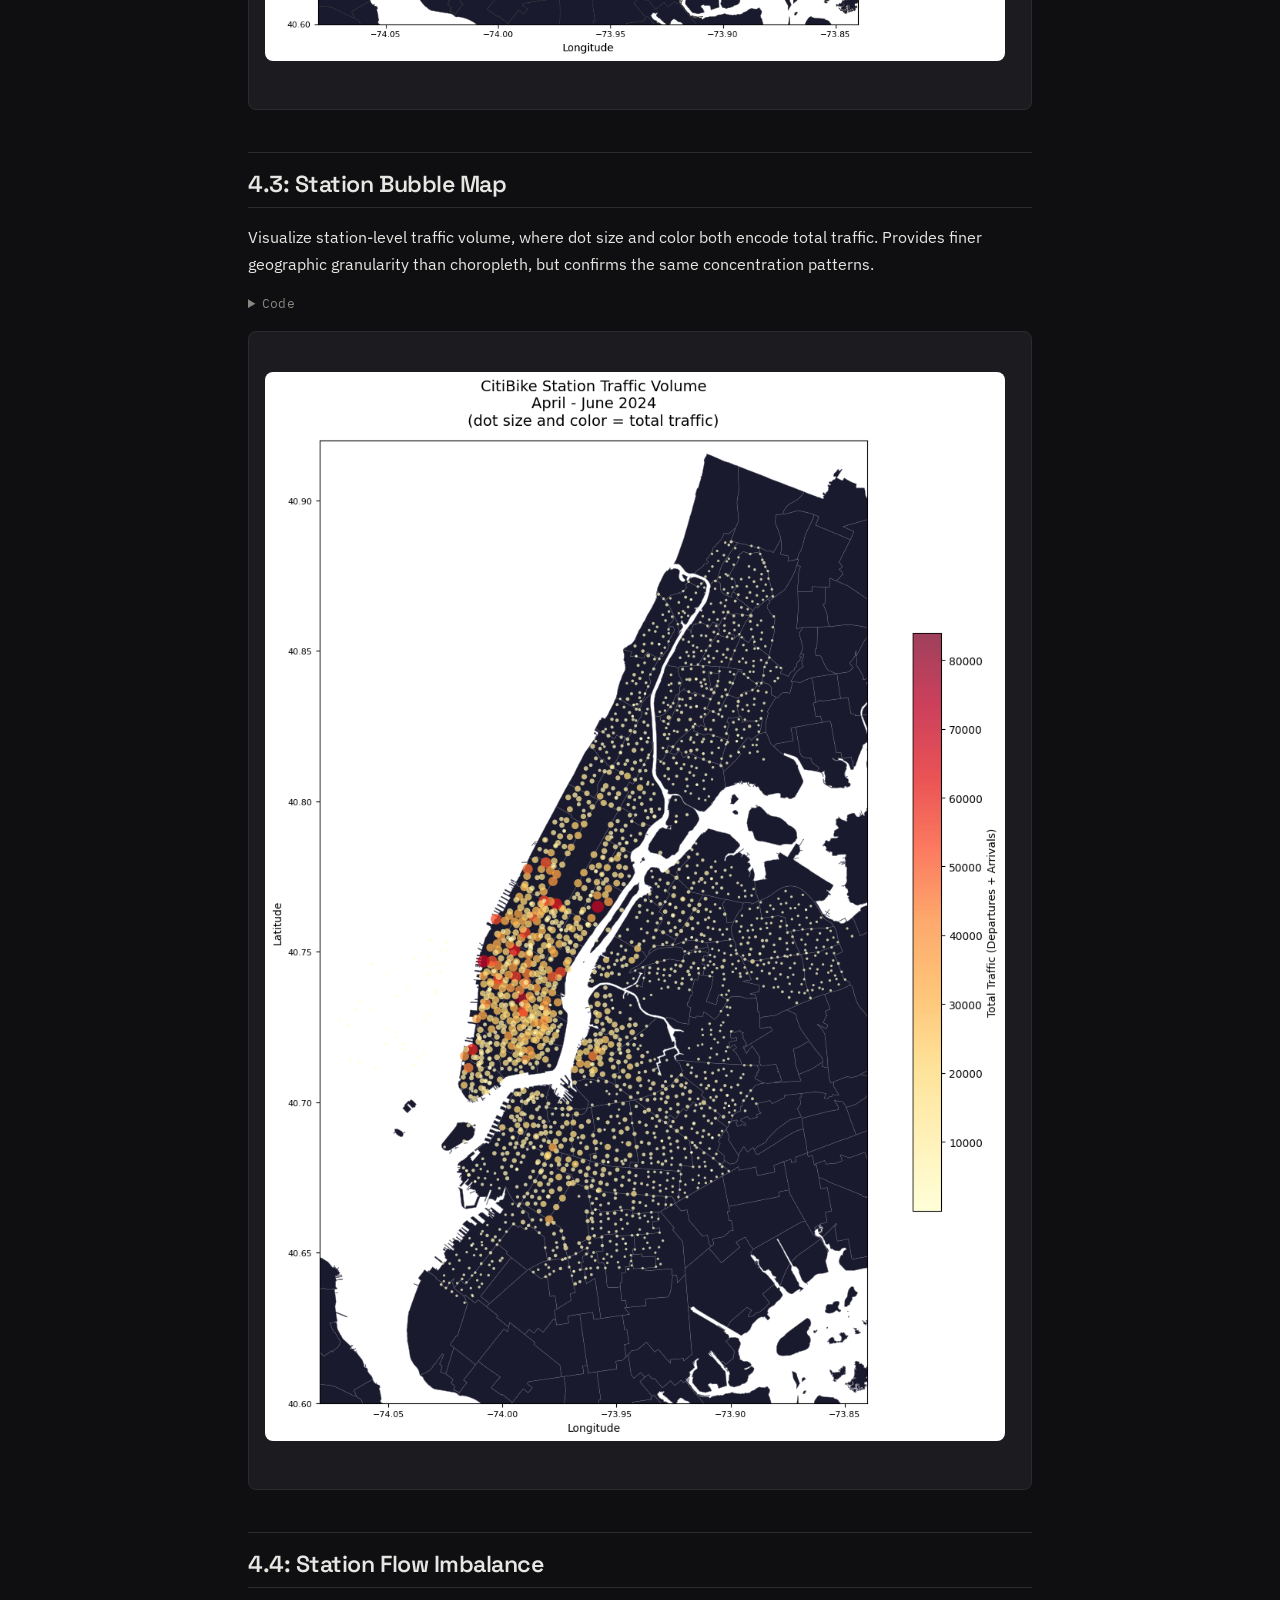
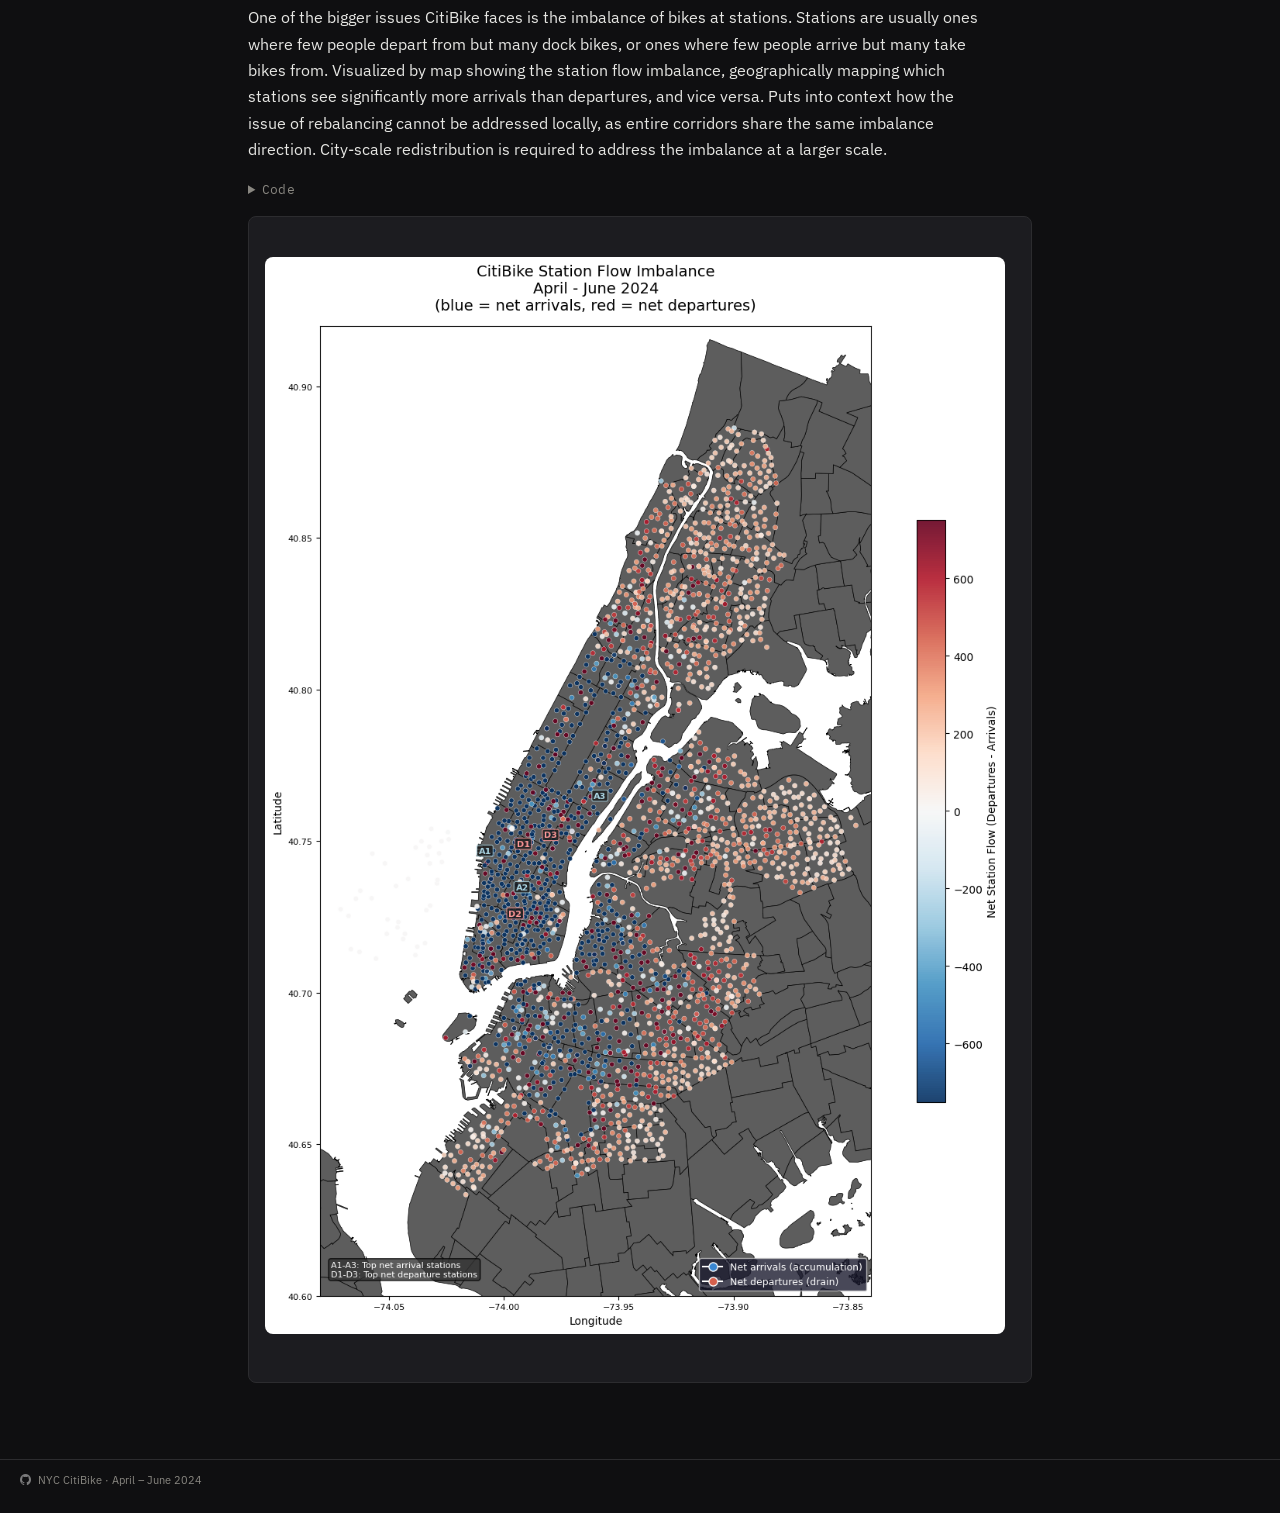
<file: notebooks/04_maps.html>
<!DOCTYPE html>
<html xmlns="http://www.w3.org/1999/xhtml" lang="en" xml:lang="en"><head>

<meta charset="utf-8">
<meta name="generator" content="quarto-1.11.1">

<meta name="viewport" content="width=device-width, initial-scale=1.0, user-scalable=yes">


<title>4: Maps – CitiBike Spatiotemporal Ridership Analysis</title>
<style>
/* Default styles provided by pandoc.
** See https://pandoc.org/MANUAL.html#variables-for-html for config info.
*/
span.smallcaps{font-variant: small-caps;}
div.columns{display: flex; gap: 1.5em;}
div.column{flex: auto;}
@media screen {
div.columns{gap: min(4vw, 1.5em);}
div.column{overflow-x: auto;}
}
div.hanging-indent{margin-left: 1.5em; text-indent: -1.5em;}
ul.task-list{list-style: none;}
ul.task-list li input[type="checkbox"] {
  width: 0.8em;
  margin: 0 0.8em 0.2em -1em; /* quarto-specific, see https://github.com/quarto-dev/quarto-cli/issues/4556 */ 
  vertical-align: middle;
}
/* CSS for syntax highlighting */
html { -webkit-text-size-adjust: 100%; }
pre > code.sourceCode { white-space: pre; position: relative; }
pre > code.sourceCode > span { display: inline-block; line-height: 1.25; }
pre > code.sourceCode > span:empty { height: 1.2em; }
.sourceCode { overflow: visible; }
code.sourceCode > span { color: inherit; text-decoration: inherit; }
div.sourceCode { margin: 1em 0; }
pre.sourceCode { margin: 0; }
@media screen {
div.sourceCode { overflow: auto; }
}
@media print {
pre > code.sourceCode { white-space: pre-wrap; }
pre > code.sourceCode > span { text-indent: -5em; padding-left: 5em; }
}
pre.numberSource code
  { counter-reset: source-line 0; }
pre.numberSource code > span
  { position: relative; left: -4em; counter-increment: source-line; }
pre.numberSource code > span > a:first-child::before
  { content: counter(source-line);
    position: relative; left: -1em; text-align: right; vertical-align: baseline;
    border: none; display: inline-block;
    -webkit-touch-callout: none; -webkit-user-select: none;
    -khtml-user-select: none; -moz-user-select: none;
    -ms-user-select: none; user-select: none;
    padding: 0 4px; width: 4em;
  }
pre.numberSource { margin-left: 3em;  padding-left: 4px; }
div.sourceCode
  {   }
@media screen {
pre > code.sourceCode > span > a:first-child::before { text-decoration: underline; }
}
</style>


<script src="../site_libs/quarto-nav/quarto-nav.js"></script>
<script src="../site_libs/quarto-nav/headroom.min.js"></script>
<script src="../site_libs/clipboard/clipboard.min.js"></script>
<script src="../site_libs/quarto-search/autocomplete.umd.js"></script>
<script src="../site_libs/quarto-search/fuse.min.js"></script>
<script src="../site_libs/quarto-search/quarto-search.js"></script>
<meta name="quarto:offset" content="../">
<script src="../site_libs/quarto-html/quarto.js" type="module"></script>
<script src="../site_libs/quarto-html/tabsets/tabsets.js" type="module"></script>
<script src="../site_libs/quarto-html/popper.min.js"></script>
<script src="../site_libs/quarto-html/tippy.umd.min.js"></script>
<script src="../site_libs/quarto-html/anchor.min.js"></script>
<link href="../site_libs/quarto-html/tippy.css" rel="stylesheet">
<link href="../site_libs/quarto-html/quarto-syntax-highlighting-20c8a438dc88ac8d23253e3647218fc8.css" rel="stylesheet" class="quarto-color-scheme" id="quarto-text-highlighting-styles">
<link href="../site_libs/quarto-html/quarto-syntax-highlighting-dark-2aa89ee94b3843daa00ac000e7cd6de9.css" rel="stylesheet" class="quarto-color-scheme quarto-color-alternate" id="quarto-text-highlighting-styles">
<script src="../site_libs/bootstrap/bootstrap.min.js"></script>
<link href="../site_libs/bootstrap/bootstrap-icons.css" rel="stylesheet">
<link href="../site_libs/bootstrap/bootstrap-f9f0758abb895ef8afd4bf44fafacfb3.min.css" rel="stylesheet" append-hash="true" class="quarto-color-scheme" id="quarto-bootstrap" data-mode="light">
<link href="../site_libs/bootstrap/bootstrap-dark-56d9d52f17b15d3eb414de86f5119d39.min.css" rel="stylesheet" append-hash="true" class="quarto-color-scheme quarto-color-alternate" id="quarto-bootstrap" data-mode="dark">
<script id="quarto-search-options" type="application/json">{
  "location": "sidebar",
  "copy-button": false,
  "collapse-after": 3,
  "panel-placement": "start",
  "type": "textbox",
  "limit": 50,
  "keyboard-shortcut": [
    "f",
    "/",
    "s"
  ],
  "show-item-context": false,
  "language": {
    "search-no-results-text": "No results",
    "search-matching-documents-text": "matching documents",
    "search-copy-link-title": "Copy link to search",
    "search-hide-matches-text": "Hide additional matches",
    "search-more-match-text": "more match in this document",
    "search-more-matches-text": "more matches in this document",
    "search-clear-button-title": "Clear",
    "search-text-placeholder": "",
    "search-detached-cancel-button-title": "Cancel",
    "search-submit-button-title": "Submit",
    "search-label": "Search"
  }
}</script>


</head>

<body class="nav-sidebar docked quarto-dark"><script id="quarto-html-before-body" type="application/javascript">
    const toggleBodyColorMode = (bsSheetEl) => {
      const mode = bsSheetEl.getAttribute("data-mode");
      const bodyEl = window.document.querySelector("body");
      if (mode === "dark") {
        bodyEl.classList.add("quarto-dark");
        bodyEl.classList.remove("quarto-light");
      } else {
        bodyEl.classList.add("quarto-light");
        bodyEl.classList.remove("quarto-dark");
      }
    }
    const toggleBodyColorPrimary = () => {
      const bsSheetEl = window.document.querySelector("link#quarto-bootstrap:not([rel=disabled-stylesheet])");
      if (bsSheetEl) {
        toggleBodyColorMode(bsSheetEl);
      }
    }
    const setColorSchemeToggle = (alternate) => {
      const toggles = window.document.querySelectorAll('.quarto-color-scheme-toggle');
      for (let i=0; i < toggles.length; i++) {
        const toggle = toggles[i];
        if (toggle) {
          if (alternate) {
            toggle.classList.add("alternate");
          } else {
            toggle.classList.remove("alternate");
          }
        }
      }
    };
    const toggleColorMode = (alternate) => {
      // Switch the stylesheets
      const primaryStylesheets = window.document.querySelectorAll('link.quarto-color-scheme:not(.quarto-color-alternate)');
      const alternateStylesheets = window.document.querySelectorAll('link.quarto-color-scheme.quarto-color-alternate');
      manageTransitions('#quarto-margin-sidebar .nav-link', false);
      if (alternate) {
        // note: dark is layered on light, we don't disable primary!
        enableStylesheet(alternateStylesheets);
        for (const sheetNode of alternateStylesheets) {
          if (sheetNode.id === "quarto-bootstrap") {
            toggleBodyColorMode(sheetNode);
          }
        }
      } else {
        disableStylesheet(alternateStylesheets);
        enableStylesheet(primaryStylesheets)
        toggleBodyColorPrimary();
      }
      manageTransitions('#quarto-margin-sidebar .nav-link', true);
      // Switch the toggles
      setColorSchemeToggle(alternate)
      // Hack to workaround the fact that safari doesn't
      // properly recolor the scrollbar when toggling (#1455)
      if (navigator.userAgent.indexOf('Safari') > 0 && navigator.userAgent.indexOf('Chrome') == -1) {
        manageTransitions("body", false);
        window.scrollTo(0, 1);
        setTimeout(() => {
          window.scrollTo(0, 0);
          manageTransitions("body", true);
        }, 40);
      }
    }
    const disableStylesheet = (stylesheets) => {
      for (let i=0; i < stylesheets.length; i++) {
        const stylesheet = stylesheets[i];
        stylesheet.rel = 'disabled-stylesheet';
      }
    }
    const enableStylesheet = (stylesheets) => {
      for (let i=0; i < stylesheets.length; i++) {
        const stylesheet = stylesheets[i];
        if(stylesheet.rel !== 'stylesheet') { // for Chrome, which will still FOUC without this check
          stylesheet.rel = 'stylesheet';
        }
      }
    }
    const manageTransitions = (selector, allowTransitions) => {
      const els = window.document.querySelectorAll(selector);
      for (let i=0; i < els.length; i++) {
        const el = els[i];
        if (allowTransitions) {
          el.classList.remove('notransition');
        } else {
          el.classList.add('notransition');
        }
      }
    }
    const isFileUrl = () => {
      return window.location.protocol === 'file:';
    }
    const hasAlternateSentinel = () => {
      let styleSentinel = getColorSchemeSentinel();
      if (styleSentinel !== null) {
        return styleSentinel === "alternate";
      } else {
        return false;
      }
    }
    const setStyleSentinel = (alternate) => {
      const value = alternate ? "alternate" : "default";
      if (!isFileUrl()) {
        window.localStorage.setItem("quarto-color-scheme", value);
      } else {
        localAlternateSentinel = value;
      }
    }
    const getColorSchemeSentinel = () => {
      if (!isFileUrl()) {
        const storageValue = window.localStorage.getItem("quarto-color-scheme");
        return storageValue != null ? storageValue : localAlternateSentinel;
      } else {
        return localAlternateSentinel;
      }
    }
    const toggleGiscusIfUsed = (isAlternate, darkModeDefault) => {
      const baseTheme = document.querySelector('#giscus-base-theme')?.value ?? 'light';
      const alternateTheme = document.querySelector('#giscus-alt-theme')?.value ?? 'dark';
      let newTheme = '';
      if(authorPrefersDark) {
        newTheme = isAlternate ? baseTheme : alternateTheme;
      } else {
        newTheme = isAlternate ? alternateTheme : baseTheme;
      }
      const changeGiscusTheme = () => {
        // From: https://github.com/giscus/giscus/issues/336
        const sendMessage = (message) => {
          const iframe = document.querySelector('iframe.giscus-frame');
          if (!iframe) return;
          iframe.contentWindow.postMessage({ giscus: message }, 'https://giscus.app');
        }
        sendMessage({
          setConfig: {
            theme: newTheme
          }
        });
      }
      const isGiscussLoaded = window.document.querySelector('iframe.giscus-frame') !== null;
      if (isGiscussLoaded) {
        changeGiscusTheme();
      }
    };
    const authorPrefersDark = true;
    const darkModeDefault = authorPrefersDark;
    let localAlternateSentinel = darkModeDefault ? 'alternate' : 'default';
    // Dark / light mode switch
    window.quartoToggleColorScheme = () => {
      // Read the current dark / light value
      let toAlternate = !hasAlternateSentinel();
      toggleColorMode(toAlternate);
      setStyleSentinel(toAlternate);
      toggleGiscusIfUsed(toAlternate, darkModeDefault);
      window.dispatchEvent(new Event('resize'));
    };
    // Switch to dark mode if need be
    if (hasAlternateSentinel()) {
      toggleColorMode(true);
    } else {
      toggleColorMode(false);
    }
  </script>

<div id="quarto-search-results"></div>
  <header id="quarto-header" class="headroom fixed-top">
  <nav class="quarto-secondary-nav">
    <div class="container-fluid d-flex">
      <button type="button" class="quarto-btn-toggle btn" data-bs-toggle="collapse" role="button" data-bs-target=".quarto-sidebar-collapse-item" aria-controls="quarto-sidebar" aria-expanded="false" aria-label="Toggle sidebar navigation" onclick="if (window.quartoToggleHeadroom) { window.quartoToggleHeadroom(); }">
        <i class="bi bi-layout-text-sidebar-reverse"></i>
      </button>
        <nav class="quarto-page-breadcrumbs" aria-label="breadcrumb"><ol class="breadcrumb"><li class="breadcrumb-item"><a href="../notebooks/04_maps.html">Geospatial Maps</a></li></ol></nav>
        <a class="flex-grow-1" role="navigation" data-bs-toggle="collapse" data-bs-target=".quarto-sidebar-collapse-item" aria-controls="quarto-sidebar" aria-expanded="false" aria-label="Toggle sidebar navigation" onclick="if (window.quartoToggleHeadroom) { window.quartoToggleHeadroom(); }">      
        </a>
      <button type="button" class="btn quarto-search-button" aria-label="Search" onclick="window.quartoOpenSearch();">
        <i class="bi bi-search"></i>
      </button>
    </div>
  </nav>
</header>
<!-- content -->
<div id="quarto-content" class="quarto-container page-columns page-rows-contents page-layout-full">
<!-- sidebar -->
  <nav id="quarto-sidebar" class="sidebar collapse collapse-horizontal quarto-sidebar-collapse-item sidebar-navigation docked overflow-auto">
    <div class="pt-lg-2 mt-2 text-left sidebar-header">
    <div class="sidebar-title mb-0 py-0">
      <a href="../">CitiBike Spatiotemporal Ridership Analysis</a> 
        <div class="sidebar-tools-main">
    <a href="https://github.com/kacp3rrr/citibike-spatiotemporal-analysis" title="Source on GitHub" class="quarto-navigation-tool px-1" aria-label="Source on GitHub"><i class="bi bi-github"></i></a>
  <a href="" class="quarto-color-scheme-toggle quarto-navigation-tool  px-1" onclick="window.quartoToggleColorScheme(); return false;" title="Toggle dark mode"><i class="bi"></i></a>
</div>
    </div>
      </div>
        <div class="mt-2 flex-shrink-0 align-items-center">
        <div class="sidebar-search">
        <div id="quarto-search" class="" title="Search"></div>
        </div>
        </div>
    <div class="sidebar-menu-container"> 
    <ul class="list-unstyled mt-1">
        <li class="sidebar-item">
  <div class="sidebar-item-container"> 
  <a href="../index.html" class="sidebar-item-text sidebar-link">
 <span class="menu-text">Overview</span></a>
  </div>
</li>
        <li class="sidebar-item">
  <div class="sidebar-item-container"> 
  <a href="../notebooks/01_setup.html" class="sidebar-item-text sidebar-link">
 <span class="menu-text">Pipeline &amp; Setup</span></a>
  </div>
</li>
        <li class="sidebar-item">
  <div class="sidebar-item-container"> 
  <a href="../notebooks/02_eda.html" class="sidebar-item-text sidebar-link">
 <span class="menu-text">Exploratory Data Analysis</span></a>
  </div>
</li>
        <li class="sidebar-item">
  <div class="sidebar-item-container"> 
  <a href="../notebooks/03_modeling.html" class="sidebar-item-text sidebar-link">
 <span class="menu-text">Predictive Modeling</span></a>
  </div>
</li>
        <li class="sidebar-item">
  <div class="sidebar-item-container"> 
  <a href="../notebooks/04_maps.html" class="sidebar-item-text sidebar-link active">
 <span class="menu-text">Geospatial Maps</span></a>
  </div>
</li>
    </ul>
    </div>
</nav>
<div id="quarto-sidebar-glass" class="quarto-sidebar-collapse-item" data-bs-toggle="collapse" data-bs-target=".quarto-sidebar-collapse-item"></div>
<!-- margin-sidebar -->
    <div id="quarto-margin-sidebar" class="sidebar margin-sidebar">
        <nav id="TOC" role="doc-toc" class="toc-active">
    <h2 id="toc-title">On this page</h2>
   
  <ul>
  <li><a href="#setup" id="toc-setup" class="nav-link active" data-scroll-target="#setup">4.1: Setup</a></li>
  <li><a href="#choropleth-of-total-traffic-by-neighborhood" id="toc-choropleth-of-total-traffic-by-neighborhood" class="nav-link" data-scroll-target="#choropleth-of-total-traffic-by-neighborhood">4.2: Choropleth of Total Traffic by Neighborhood</a></li>
  <li><a href="#station-bubble-map" id="toc-station-bubble-map" class="nav-link" data-scroll-target="#station-bubble-map">4.3: Station Bubble Map</a></li>
  <li><a href="#station-flow-imbalance" id="toc-station-flow-imbalance" class="nav-link" data-scroll-target="#station-flow-imbalance">4.4: Station Flow Imbalance</a></li>
  </ul>
</nav>
    </div>
<!-- main -->
<main class="content column-body" id="quarto-document-content">


<header id="title-block-header" class="quarto-title-block default">
<div class="quarto-title">
<div class="quarto-title-block"><div><h1 class="title">4: Maps</h1><button type="button" class="btn code-tools-button dropdown-toggle" id="quarto-code-tools-menu" data-bs-toggle="dropdown" aria-expanded="false"><i class="bi"></i> Code</button><ul class="dropdown-menu dropdown-menu-end" aria-labelelledby="quarto-code-tools-menu"><li><a id="quarto-show-all-code" class="dropdown-item" href="javascript:void(0)" role="button">Show All Code</a></li><li><a id="quarto-hide-all-code" class="dropdown-item" href="javascript:void(0)" role="button">Hide All Code</a></li></ul></div></div>
</div>



<div class="quarto-title-meta column-body">

    
  
    
  </div>
  


</header>


<p>Produce neighborhood and station-level maps that spatially contextualize the EDA and modeling findings. All maps use the same NTA boundary shapefile as the spatial join in the pipeline</p>
<div id="b6e67094" class="cell" data-execution_count="6">
<details class="code-fold">
<summary>Code</summary>
<div class="code-copy-outer-scaffold"><div class="sourceCode cell-code" id="cb1"><pre class="sourceCode python code-with-copy"><code class="sourceCode python"><span id="cb1-1"><a href="#cb1-1" aria-hidden="true" tabindex="-1"></a><span class="im">import</span> pandas <span class="im">as</span> pd</span>
<span id="cb1-2"><a href="#cb1-2" aria-hidden="true" tabindex="-1"></a><span class="im">import</span> numpy <span class="im">as</span> np</span>
<span id="cb1-3"><a href="#cb1-3" aria-hidden="true" tabindex="-1"></a><span class="im">import</span> matplotlib.pyplot <span class="im">as</span> plt</span>
<span id="cb1-4"><a href="#cb1-4" aria-hidden="true" tabindex="-1"></a><span class="im">import</span> geopandas <span class="im">as</span> gpd</span>
<span id="cb1-5"><a href="#cb1-5" aria-hidden="true" tabindex="-1"></a><span class="im">import</span> matplotlib.colors <span class="im">as</span> mcolors</span>
<span id="cb1-6"><a href="#cb1-6" aria-hidden="true" tabindex="-1"></a><span class="im">from</span> matplotlib.lines <span class="im">import</span> Line2D</span></code></pre></div><button title="Copy to Clipboard" class="code-copy-button"><i class="bi"></i></button></div>
</details>
</div>
<section id="setup" class="level2">
<h2 class="anchored" data-anchor-id="setup">4.1: Setup</h2>
<p>Load data, aggregate station statistics and geospatial data</p>
<div id="b9830626" class="cell" data-execution_count="7">
<details class="code-fold">
<summary>Code</summary>
<div class="code-copy-outer-scaffold"><div class="sourceCode cell-code" id="cb2"><pre class="sourceCode python code-with-copy"><code class="sourceCode python"><span id="cb2-1"><a href="#cb2-1" aria-hidden="true" tabindex="-1"></a><span class="co"># load processed data, nta shapefile</span></span>
<span id="cb2-2"><a href="#cb2-2" aria-hidden="true" tabindex="-1"></a><span class="co"># dtype forced on start_station_id: hourly_merged.csv is large enough that pandas</span></span>
<span id="cb2-3"><a href="#cb2-3" aria-hidden="true" tabindex="-1"></a><span class="co"># infers types per chunk, parsing some ids as float and others as str. That silently</span></span>
<span id="cb2-4"><a href="#cb2-4" aria-hidden="true" tabindex="-1"></a><span class="co"># breaks the station_stats merge below, dropping those stations from every map.</span></span>
<span id="cb2-5"><a href="#cb2-5" aria-hidden="true" tabindex="-1"></a>df_model <span class="op">=</span> pd.read_csv(<span class="st">'../data/processed/hourly_merged.csv'</span>, parse_dates<span class="op">=</span>[<span class="st">'start_hour'</span>],</span>
<span id="cb2-6"><a href="#cb2-6" aria-hidden="true" tabindex="-1"></a>                    dtype<span class="op">=</span>{<span class="st">'start_station_id'</span>: <span class="bu">str</span>})</span>
<span id="cb2-7"><a href="#cb2-7" aria-hidden="true" tabindex="-1"></a>station_lookup <span class="op">=</span> pd.read_csv(<span class="st">'../data/processed/station_lookup.csv'</span>,</span>
<span id="cb2-8"><a href="#cb2-8" aria-hidden="true" tabindex="-1"></a>                    dtype<span class="op">=</span>{<span class="st">'start_station_id'</span>: <span class="bu">str</span>})</span>
<span id="cb2-9"><a href="#cb2-9" aria-hidden="true" tabindex="-1"></a>nta <span class="op">=</span> gpd.read_file(<span class="st">'../data/raw/spatial/nta.shp'</span>).to_crs(<span class="st">'EPSG:4326'</span>)</span>
<span id="cb2-10"><a href="#cb2-10" aria-hidden="true" tabindex="-1"></a></span>
<span id="cb2-11"><a href="#cb2-11" aria-hidden="true" tabindex="-1"></a><span class="co"># aggregate station stats, build station geodataframe</span></span>
<span id="cb2-12"><a href="#cb2-12" aria-hidden="true" tabindex="-1"></a>station_stats <span class="op">=</span> (df_model.groupby(<span class="st">'start_station_id'</span>)</span>
<span id="cb2-13"><a href="#cb2-13" aria-hidden="true" tabindex="-1"></a>                .agg(avg_ride_count<span class="op">=</span>(<span class="st">'ride_count'</span>, <span class="st">'mean'</span>),</span>
<span id="cb2-14"><a href="#cb2-14" aria-hidden="true" tabindex="-1"></a>                        total_departures<span class="op">=</span>(<span class="st">'ride_count'</span>, <span class="st">'sum'</span>),</span>
<span id="cb2-15"><a href="#cb2-15" aria-hidden="true" tabindex="-1"></a>                        total_arrivals<span class="op">=</span>(<span class="st">'arrivals'</span>, <span class="st">'sum'</span>),</span>
<span id="cb2-16"><a href="#cb2-16" aria-hidden="true" tabindex="-1"></a>                        total_traffic<span class="op">=</span>(<span class="st">'total_traffic'</span>, <span class="st">'sum'</span>))</span>
<span id="cb2-17"><a href="#cb2-17" aria-hidden="true" tabindex="-1"></a>                    .reset_index())</span>
<span id="cb2-18"><a href="#cb2-18" aria-hidden="true" tabindex="-1"></a></span>
<span id="cb2-19"><a href="#cb2-19" aria-hidden="true" tabindex="-1"></a>stations_geo <span class="op">=</span> gpd.GeoDataFrame(</span>
<span id="cb2-20"><a href="#cb2-20" aria-hidden="true" tabindex="-1"></a>    station_lookup.merge(station_stats, on<span class="op">=</span><span class="st">'start_station_id'</span>, how<span class="op">=</span><span class="st">'left'</span>),</span>
<span id="cb2-21"><a href="#cb2-21" aria-hidden="true" tabindex="-1"></a>    geometry<span class="op">=</span>gpd.points_from_xy(station_lookup[<span class="st">'start_lng'</span>], station_lookup[<span class="st">'start_lat'</span>]),</span>
<span id="cb2-22"><a href="#cb2-22" aria-hidden="true" tabindex="-1"></a>    crs<span class="op">=</span><span class="st">'EPSG:4326'</span>)</span>
<span id="cb2-23"><a href="#cb2-23" aria-hidden="true" tabindex="-1"></a></span>
<span id="cb2-24"><a href="#cb2-24" aria-hidden="true" tabindex="-1"></a><span class="co"># build nta ridership for choropleth</span></span>
<span id="cb2-25"><a href="#cb2-25" aria-hidden="true" tabindex="-1"></a>nta_stats <span class="op">=</span> (df_model.groupby(<span class="st">'ntaname'</span>)</span>
<span id="cb2-26"><a href="#cb2-26" aria-hidden="true" tabindex="-1"></a>            .agg(total_traffic<span class="op">=</span>(<span class="st">'total_traffic'</span>, <span class="st">'sum'</span>),</span>
<span id="cb2-27"><a href="#cb2-27" aria-hidden="true" tabindex="-1"></a>                avg_ride_count<span class="op">=</span>(<span class="st">'ride_count'</span>, <span class="st">'mean'</span>),</span>
<span id="cb2-28"><a href="#cb2-28" aria-hidden="true" tabindex="-1"></a>                total_departures<span class="op">=</span>(<span class="st">'ride_count'</span>, <span class="st">'sum'</span>))</span>
<span id="cb2-29"><a href="#cb2-29" aria-hidden="true" tabindex="-1"></a>            .reset_index())</span>
<span id="cb2-30"><a href="#cb2-30" aria-hidden="true" tabindex="-1"></a></span>
<span id="cb2-31"><a href="#cb2-31" aria-hidden="true" tabindex="-1"></a>nta_geo <span class="op">=</span> nta.merge(nta_stats, on<span class="op">=</span><span class="st">'ntaname'</span>, how<span class="op">=</span><span class="st">'left'</span>)</span>
<span id="cb2-32"><a href="#cb2-32" aria-hidden="true" tabindex="-1"></a></span>
<span id="cb2-33"><a href="#cb2-33" aria-hidden="true" tabindex="-1"></a>COLORS <span class="op">=</span> {</span>
<span id="cb2-34"><a href="#cb2-34" aria-hidden="true" tabindex="-1"></a>    <span class="st">'primary'</span>: <span class="st">'#2563EB'</span>,</span>
<span id="cb2-35"><a href="#cb2-35" aria-hidden="true" tabindex="-1"></a>    <span class="st">'secondary'</span>: <span class="st">'#F59E0B'</span>, </span>
<span id="cb2-36"><a href="#cb2-36" aria-hidden="true" tabindex="-1"></a>    <span class="st">'accent'</span>: <span class="st">'#10B981'</span>,</span>
<span id="cb2-37"><a href="#cb2-37" aria-hidden="true" tabindex="-1"></a>    <span class="st">'muted'</span>: <span class="st">'#94A3B8'</span></span>
<span id="cb2-38"><a href="#cb2-38" aria-hidden="true" tabindex="-1"></a>}</span></code></pre></div><button title="Copy to Clipboard" class="code-copy-button"><i class="bi"></i></button></div>
</details>
</div>
</section>
<section id="choropleth-of-total-traffic-by-neighborhood" class="level2">
<h2 class="anchored" data-anchor-id="choropleth-of-total-traffic-by-neighborhood">4.2: Choropleth of Total Traffic by Neighborhood</h2>
<p>Visualize the geographic concentration of ridership demand (departures + arrivals). Chelsea/Hudson Yards, Midtown-Times Square dominate, with an outward fading gradient from Manhattan’s core. Dark neighborhoods have no CitiBike stations</p>
<div id="9d1c558a" class="cell" data-execution_count="8">
<details class="code-fold">
<summary>Code</summary>
<div class="code-copy-outer-scaffold"><div class="sourceCode cell-code" id="cb3"><pre class="sourceCode python code-with-copy"><code class="sourceCode python"><span id="cb3-1"><a href="#cb3-1" aria-hidden="true" tabindex="-1"></a>fig, ax <span class="op">=</span> plt.subplots(figsize<span class="op">=</span>(<span class="dv">12</span>, <span class="dv">14</span>))</span>
<span id="cb3-2"><a href="#cb3-2" aria-hidden="true" tabindex="-1"></a></span>
<span id="cb3-3"><a href="#cb3-3" aria-hidden="true" tabindex="-1"></a>nta_geo.plot(</span>
<span id="cb3-4"><a href="#cb3-4" aria-hidden="true" tabindex="-1"></a>    ax<span class="op">=</span>ax,</span>
<span id="cb3-5"><a href="#cb3-5" aria-hidden="true" tabindex="-1"></a>    column<span class="op">=</span><span class="st">'total_traffic'</span>,</span>
<span id="cb3-6"><a href="#cb3-6" aria-hidden="true" tabindex="-1"></a>    cmap<span class="op">=</span><span class="st">'YlOrRd'</span>,</span>
<span id="cb3-7"><a href="#cb3-7" aria-hidden="true" tabindex="-1"></a>    legend<span class="op">=</span><span class="va">True</span>,</span>
<span id="cb3-8"><a href="#cb3-8" aria-hidden="true" tabindex="-1"></a>    legend_kwds<span class="op">=</span>{<span class="st">'label'</span>: <span class="st">'Total Traffic (Departures + Arrivals)'</span>,</span>
<span id="cb3-9"><a href="#cb3-9" aria-hidden="true" tabindex="-1"></a>                    <span class="st">'shrink'</span>: <span class="fl">0.6</span>,</span>
<span id="cb3-10"><a href="#cb3-10" aria-hidden="true" tabindex="-1"></a>                    <span class="st">'format'</span>: <span class="st">'%.0f'</span>},</span>
<span id="cb3-11"><a href="#cb3-11" aria-hidden="true" tabindex="-1"></a>    missing_kwds<span class="op">=</span>{<span class="st">'color'</span>: <span class="st">'#1a1a2e'</span>},</span>
<span id="cb3-12"><a href="#cb3-12" aria-hidden="true" tabindex="-1"></a>    edgecolor<span class="op">=</span><span class="st">'#333333'</span>,</span>
<span id="cb3-13"><a href="#cb3-13" aria-hidden="true" tabindex="-1"></a>    linewidth<span class="op">=</span><span class="fl">0.3</span></span>
<span id="cb3-14"><a href="#cb3-14" aria-hidden="true" tabindex="-1"></a>)</span>
<span id="cb3-15"><a href="#cb3-15" aria-hidden="true" tabindex="-1"></a></span>
<span id="cb3-16"><a href="#cb3-16" aria-hidden="true" tabindex="-1"></a>ax.set_title(<span class="st">'CitiBike Total Traffic by Neighborhood</span><span class="ch">\n</span><span class="st">April - June 2024'</span>, fontsize<span class="op">=</span><span class="dv">14</span>, pad<span class="op">=</span><span class="dv">15</span>)</span>
<span id="cb3-17"><a href="#cb3-17" aria-hidden="true" tabindex="-1"></a>ax.set_xlim(<span class="op">-</span><span class="fl">74.08</span>, <span class="op">-</span><span class="fl">73.84</span>)</span>
<span id="cb3-18"><a href="#cb3-18" aria-hidden="true" tabindex="-1"></a>ax.set_ylim(<span class="fl">40.60</span>, <span class="fl">40.92</span>)</span>
<span id="cb3-19"><a href="#cb3-19" aria-hidden="true" tabindex="-1"></a>ax.set_xlabel(<span class="st">'Longitude'</span>)</span>
<span id="cb3-20"><a href="#cb3-20" aria-hidden="true" tabindex="-1"></a>ax.set_ylabel(<span class="st">'Latitude'</span>)</span>
<span id="cb3-21"><a href="#cb3-21" aria-hidden="true" tabindex="-1"></a>ax.tick_params(labelsize<span class="op">=</span><span class="dv">8</span>)</span>
<span id="cb3-22"><a href="#cb3-22" aria-hidden="true" tabindex="-1"></a></span>
<span id="cb3-23"><a href="#cb3-23" aria-hidden="true" tabindex="-1"></a>plt.tight_layout()</span>
<span id="cb3-24"><a href="#cb3-24" aria-hidden="true" tabindex="-1"></a>plt.savefig(<span class="st">'../figures/maps/choropleth_total_traffic.png'</span>, bbox_inches<span class="op">=</span><span class="st">'tight'</span>)</span>
<span id="cb3-25"><a href="#cb3-25" aria-hidden="true" tabindex="-1"></a>plt.show()</span></code></pre></div><button title="Copy to Clipboard" class="code-copy-button"><i class="bi"></i></button></div>
</details>
<div class="cell-output cell-output-display">
<div>
<figure class="figure">
<p><img src="04_maps_files/figure-html/cell-4-output-1.png" class="img-fluid figure-img"></p>
</figure>
</div>
</div>
</div>
</section>
<section id="station-bubble-map" class="level2">
<h2 class="anchored" data-anchor-id="station-bubble-map">4.3: Station Bubble Map</h2>
<p>Visualize station-level traffic volume, where dot size and color both encode total traffic. Provides finer geographic granularity than choropleth, but confirms the same concentration patterns.</p>
<div id="0bd07257" class="cell" data-execution_count="9">
<details class="code-fold">
<summary>Code</summary>
<div class="code-copy-outer-scaffold"><div class="sourceCode cell-code" id="cb4"><pre class="sourceCode python code-with-copy"><code class="sourceCode python"><span id="cb4-1"><a href="#cb4-1" aria-hidden="true" tabindex="-1"></a>fig, ax <span class="op">=</span> plt.subplots(figsize<span class="op">=</span>(<span class="dv">12</span>, <span class="dv">14</span>))</span>
<span id="cb4-2"><a href="#cb4-2" aria-hidden="true" tabindex="-1"></a></span>
<span id="cb4-3"><a href="#cb4-3" aria-hidden="true" tabindex="-1"></a>nta.plot(ax<span class="op">=</span>ax, color<span class="op">=</span><span class="st">'#1a1a2e'</span>, edgecolor<span class="op">=</span><span class="st">"#646473"</span>, linewidth<span class="op">=</span><span class="fl">0.3</span>)</span>
<span id="cb4-4"><a href="#cb4-4" aria-hidden="true" tabindex="-1"></a></span>
<span id="cb4-5"><a href="#cb4-5" aria-hidden="true" tabindex="-1"></a>scatter <span class="op">=</span> ax.scatter(</span>
<span id="cb4-6"><a href="#cb4-6" aria-hidden="true" tabindex="-1"></a>    stations_geo[<span class="st">'start_lng'</span>],</span>
<span id="cb4-7"><a href="#cb4-7" aria-hidden="true" tabindex="-1"></a>    stations_geo[<span class="st">'start_lat'</span>],</span>
<span id="cb4-8"><a href="#cb4-8" aria-hidden="true" tabindex="-1"></a>    c<span class="op">=</span>stations_geo[<span class="st">'total_traffic'</span>],</span>
<span id="cb4-9"><a href="#cb4-9" aria-hidden="true" tabindex="-1"></a>    cmap<span class="op">=</span><span class="st">'YlOrRd'</span>,</span>
<span id="cb4-10"><a href="#cb4-10" aria-hidden="true" tabindex="-1"></a>    s<span class="op">=</span>stations_geo[<span class="st">'total_traffic'</span>] <span class="op">/</span> stations_geo[<span class="st">'total_traffic'</span>].<span class="bu">max</span>() <span class="op">*</span> <span class="dv">150</span> <span class="op">+</span> <span class="dv">5</span>,</span>
<span id="cb4-11"><a href="#cb4-11" aria-hidden="true" tabindex="-1"></a>    alpha<span class="op">=</span><span class="fl">0.75</span>,</span>
<span id="cb4-12"><a href="#cb4-12" aria-hidden="true" tabindex="-1"></a>    edgecolors<span class="op">=</span><span class="st">'none'</span></span>
<span id="cb4-13"><a href="#cb4-13" aria-hidden="true" tabindex="-1"></a>)</span>
<span id="cb4-14"><a href="#cb4-14" aria-hidden="true" tabindex="-1"></a></span>
<span id="cb4-15"><a href="#cb4-15" aria-hidden="true" tabindex="-1"></a>plt.colorbar(scatter, ax<span class="op">=</span>ax, label<span class="op">=</span><span class="st">'Total Traffic (Departures + Arrivals)'</span>, shrink<span class="op">=</span><span class="fl">0.6</span>, <span class="bu">format</span><span class="op">=</span><span class="st">'%.0f'</span>)</span>
<span id="cb4-16"><a href="#cb4-16" aria-hidden="true" tabindex="-1"></a>ax.set_title(<span class="st">'CitiBike Station Traffic Volume</span><span class="ch">\n</span><span class="st">April - June 2024</span><span class="ch">\n</span><span class="st">(dot size and color = total traffic)'</span>,</span>
<span id="cb4-17"><a href="#cb4-17" aria-hidden="true" tabindex="-1"></a>        fontsize<span class="op">=</span><span class="dv">14</span>, pad<span class="op">=</span><span class="dv">15</span>)</span>
<span id="cb4-18"><a href="#cb4-18" aria-hidden="true" tabindex="-1"></a></span>
<span id="cb4-19"><a href="#cb4-19" aria-hidden="true" tabindex="-1"></a>ax.set_xlim(<span class="op">-</span><span class="fl">74.08</span>, <span class="op">-</span><span class="fl">73.84</span>)</span>
<span id="cb4-20"><a href="#cb4-20" aria-hidden="true" tabindex="-1"></a>ax.set_ylim(<span class="fl">40.60</span>, <span class="fl">40.92</span>)</span>
<span id="cb4-21"><a href="#cb4-21" aria-hidden="true" tabindex="-1"></a>ax.set_xlabel(<span class="st">'Longitude'</span>)</span>
<span id="cb4-22"><a href="#cb4-22" aria-hidden="true" tabindex="-1"></a>ax.set_ylabel(<span class="st">'Latitude'</span>)</span>
<span id="cb4-23"><a href="#cb4-23" aria-hidden="true" tabindex="-1"></a>ax.tick_params(labelsize<span class="op">=</span><span class="dv">8</span>)</span>
<span id="cb4-24"><a href="#cb4-24" aria-hidden="true" tabindex="-1"></a></span>
<span id="cb4-25"><a href="#cb4-25" aria-hidden="true" tabindex="-1"></a>plt.tight_layout()</span>
<span id="cb4-26"><a href="#cb4-26" aria-hidden="true" tabindex="-1"></a>plt.savefig(<span class="st">'../figures/maps/station_bubble_map.png'</span>, bbox_inches<span class="op">=</span><span class="st">'tight'</span>)</span></code></pre></div><button title="Copy to Clipboard" class="code-copy-button"><i class="bi"></i></button></div>
</details>
<div class="cell-output cell-output-display">
<div>
<figure class="figure">
<p><img src="04_maps_files/figure-html/cell-5-output-1.png" class="img-fluid figure-img"></p>
</figure>
</div>
</div>
</div>
</section>
<section id="station-flow-imbalance" class="level2">
<h2 class="anchored" data-anchor-id="station-flow-imbalance">4.4: Station Flow Imbalance</h2>
<p>One of the bigger issues CitiBike faces is the imbalance of bikes at stations. Stations are usually ones where few people depart from but many dock bikes, or ones where few people arrive but many take bikes from. Visualized by map showing the station flow imbalance, geographically mapping which stations see significantly more arrivals than departures, and vice versa. Puts into context how the issue of rebalancing cannot be addressed locally, as entire corridors share the same imbalance direction. City-scale redistribution is required to address the imbalance at a larger scale.</p>
<div id="6b0785a2" class="cell" data-execution_count="10">
<details class="code-fold">
<summary>Code</summary>
<div class="code-copy-outer-scaffold"><div class="sourceCode cell-code" id="cb5"><pre class="sourceCode python code-with-copy"><code class="sourceCode python"><span id="cb5-1"><a href="#cb5-1" aria-hidden="true" tabindex="-1"></a>stations_geo[<span class="st">'net_flow'</span>] <span class="op">=</span> (stations_geo[<span class="st">'total_departures'</span>] <span class="op">-</span> stations_geo[<span class="st">'total_arrivals'</span>])</span>
<span id="cb5-2"><a href="#cb5-2" aria-hidden="true" tabindex="-1"></a></span>
<span id="cb5-3"><a href="#cb5-3" aria-hidden="true" tabindex="-1"></a>fig, ax <span class="op">=</span> plt.subplots(figsize<span class="op">=</span>(<span class="dv">12</span>, <span class="dv">14</span>))</span>
<span id="cb5-4"><a href="#cb5-4" aria-hidden="true" tabindex="-1"></a>nta.plot(ax<span class="op">=</span>ax, color<span class="op">=</span><span class="st">"#5d5d5d"</span>, edgecolor<span class="op">=</span><span class="st">"#000000"</span>, linewidth<span class="op">=</span><span class="fl">0.5</span>)</span>
<span id="cb5-5"><a href="#cb5-5" aria-hidden="true" tabindex="-1"></a></span>
<span id="cb5-6"><a href="#cb5-6" aria-hidden="true" tabindex="-1"></a><span class="co"># diverging colormap centered at 0</span></span>
<span id="cb5-7"><a href="#cb5-7" aria-hidden="true" tabindex="-1"></a>divnorm <span class="op">=</span> mcolors.TwoSlopeNorm(</span>
<span id="cb5-8"><a href="#cb5-8" aria-hidden="true" tabindex="-1"></a>    vmin<span class="op">=-</span><span class="dv">750</span>,</span>
<span id="cb5-9"><a href="#cb5-9" aria-hidden="true" tabindex="-1"></a>    vcenter<span class="op">=</span><span class="dv">0</span>,</span>
<span id="cb5-10"><a href="#cb5-10" aria-hidden="true" tabindex="-1"></a>    vmax<span class="op">=</span><span class="dv">750</span></span>
<span id="cb5-11"><a href="#cb5-11" aria-hidden="true" tabindex="-1"></a>)</span>
<span id="cb5-12"><a href="#cb5-12" aria-hidden="true" tabindex="-1"></a></span>
<span id="cb5-13"><a href="#cb5-13" aria-hidden="true" tabindex="-1"></a><span class="co"># plot configuration</span></span>
<span id="cb5-14"><a href="#cb5-14" aria-hidden="true" tabindex="-1"></a>scatter <span class="op">=</span> ax.scatter(</span>
<span id="cb5-15"><a href="#cb5-15" aria-hidden="true" tabindex="-1"></a>    stations_geo[<span class="st">'start_lng'</span>],</span>
<span id="cb5-16"><a href="#cb5-16" aria-hidden="true" tabindex="-1"></a>    stations_geo[<span class="st">'start_lat'</span>],</span>
<span id="cb5-17"><a href="#cb5-17" aria-hidden="true" tabindex="-1"></a>    c<span class="op">=</span>stations_geo[<span class="st">'net_flow'</span>],</span>
<span id="cb5-18"><a href="#cb5-18" aria-hidden="true" tabindex="-1"></a>    cmap<span class="op">=</span><span class="st">'RdBu_r'</span>,</span>
<span id="cb5-19"><a href="#cb5-19" aria-hidden="true" tabindex="-1"></a>    norm<span class="op">=</span>divnorm,</span>
<span id="cb5-20"><a href="#cb5-20" aria-hidden="true" tabindex="-1"></a>    s<span class="op">=</span><span class="dv">20</span>,</span>
<span id="cb5-21"><a href="#cb5-21" aria-hidden="true" tabindex="-1"></a>    alpha<span class="op">=</span><span class="fl">0.9</span>,</span>
<span id="cb5-22"><a href="#cb5-22" aria-hidden="true" tabindex="-1"></a>    edgecolors<span class="op">=</span><span class="st">'white'</span>,</span>
<span id="cb5-23"><a href="#cb5-23" aria-hidden="true" tabindex="-1"></a>    linewidths<span class="op">=</span><span class="fl">0.3</span></span>
<span id="cb5-24"><a href="#cb5-24" aria-hidden="true" tabindex="-1"></a>)</span>
<span id="cb5-25"><a href="#cb5-25" aria-hidden="true" tabindex="-1"></a></span>
<span id="cb5-26"><a href="#cb5-26" aria-hidden="true" tabindex="-1"></a><span class="co"># annotate top 3 net arrival and departure stations</span></span>
<span id="cb5-27"><a href="#cb5-27" aria-hidden="true" tabindex="-1"></a>top_arrivals <span class="op">=</span> stations_geo.nsmallest(<span class="dv">3</span>, <span class="st">'net_flow'</span>).reset_index()</span>
<span id="cb5-28"><a href="#cb5-28" aria-hidden="true" tabindex="-1"></a>top_departures <span class="op">=</span> stations_geo.nlargest(<span class="dv">3</span>, <span class="st">'net_flow'</span>).reset_index()</span>
<span id="cb5-29"><a href="#cb5-29" aria-hidden="true" tabindex="-1"></a></span>
<span id="cb5-30"><a href="#cb5-30" aria-hidden="true" tabindex="-1"></a><span class="co"># annotate top arrival stations (blue labels)</span></span>
<span id="cb5-31"><a href="#cb5-31" aria-hidden="true" tabindex="-1"></a><span class="cf">for</span> i, row <span class="kw">in</span> top_arrivals.iterrows():</span>
<span id="cb5-32"><a href="#cb5-32" aria-hidden="true" tabindex="-1"></a>    ax.annotate(<span class="ss">f'A</span><span class="sc">{</span>i<span class="op">+</span><span class="dv">1</span><span class="sc">}</span><span class="ss">'</span>,</span>
<span id="cb5-33"><a href="#cb5-33" aria-hidden="true" tabindex="-1"></a>            xy<span class="op">=</span>(row[<span class="st">'start_lng'</span>], row[<span class="st">'start_lat'</span>]),</span>
<span id="cb5-34"><a href="#cb5-34" aria-hidden="true" tabindex="-1"></a>            fontsize<span class="op">=</span><span class="dv">8</span>, color<span class="op">=</span><span class="st">'lightblue'</span>, fontweight<span class="op">=</span><span class="st">'bold'</span>,</span>
<span id="cb5-35"><a href="#cb5-35" aria-hidden="true" tabindex="-1"></a>            ha<span class="op">=</span><span class="st">'center'</span>, va<span class="op">=</span><span class="st">'center'</span>,</span>
<span id="cb5-36"><a href="#cb5-36" aria-hidden="true" tabindex="-1"></a>            bbox<span class="op">=</span><span class="bu">dict</span>(boxstyle<span class="op">=</span><span class="st">'round,pad=0.2'</span>, </span>
<span id="cb5-37"><a href="#cb5-37" aria-hidden="true" tabindex="-1"></a>                    facecolor<span class="op">=</span><span class="st">'#1a1a1a'</span>, </span>
<span id="cb5-38"><a href="#cb5-38" aria-hidden="true" tabindex="-1"></a>                    alpha<span class="op">=</span><span class="fl">0.8</span>,</span>
<span id="cb5-39"><a href="#cb5-39" aria-hidden="true" tabindex="-1"></a>                    edgecolor<span class="op">=</span><span class="st">'lightblue'</span>,</span>
<span id="cb5-40"><a href="#cb5-40" aria-hidden="true" tabindex="-1"></a>                    linewidth<span class="op">=</span><span class="fl">0.8</span>))</span>
<span id="cb5-41"><a href="#cb5-41" aria-hidden="true" tabindex="-1"></a></span>
<span id="cb5-42"><a href="#cb5-42" aria-hidden="true" tabindex="-1"></a><span class="cf">for</span> i, row <span class="kw">in</span> top_departures.iterrows():</span>
<span id="cb5-43"><a href="#cb5-43" aria-hidden="true" tabindex="-1"></a>    ax.annotate(<span class="ss">f'D</span><span class="sc">{</span>i<span class="op">+</span><span class="dv">1</span><span class="sc">}</span><span class="ss">'</span>,</span>
<span id="cb5-44"><a href="#cb5-44" aria-hidden="true" tabindex="-1"></a>            xy<span class="op">=</span>(row[<span class="st">'start_lng'</span>], row[<span class="st">'start_lat'</span>]),</span>
<span id="cb5-45"><a href="#cb5-45" aria-hidden="true" tabindex="-1"></a>            fontsize<span class="op">=</span><span class="dv">8</span>, color<span class="op">=</span><span class="st">'#ff9999'</span>, fontweight<span class="op">=</span><span class="st">'bold'</span>,</span>
<span id="cb5-46"><a href="#cb5-46" aria-hidden="true" tabindex="-1"></a>            ha<span class="op">=</span><span class="st">'center'</span>, va<span class="op">=</span><span class="st">'center'</span>,</span>
<span id="cb5-47"><a href="#cb5-47" aria-hidden="true" tabindex="-1"></a>            bbox<span class="op">=</span><span class="bu">dict</span>(boxstyle<span class="op">=</span><span class="st">'round,pad=0.2'</span>,</span>
<span id="cb5-48"><a href="#cb5-48" aria-hidden="true" tabindex="-1"></a>                    facecolor<span class="op">=</span><span class="st">'#1a1a1a'</span>,</span>
<span id="cb5-49"><a href="#cb5-49" aria-hidden="true" tabindex="-1"></a>                    alpha<span class="op">=</span><span class="fl">0.8</span>,</span>
<span id="cb5-50"><a href="#cb5-50" aria-hidden="true" tabindex="-1"></a>                    edgecolor<span class="op">=</span><span class="st">'#ff9999'</span>,</span>
<span id="cb5-51"><a href="#cb5-51" aria-hidden="true" tabindex="-1"></a>                    linewidth<span class="op">=</span><span class="fl">0.8</span>))</span>
<span id="cb5-52"><a href="#cb5-52" aria-hidden="true" tabindex="-1"></a></span>
<span id="cb5-53"><a href="#cb5-53" aria-hidden="true" tabindex="-1"></a>legend_text <span class="op">=</span> <span class="st">'A1-A3: Top net arrival stations</span><span class="ch">\n</span><span class="st">D1-D3: Top net departure stations'</span></span>
<span id="cb5-54"><a href="#cb5-54" aria-hidden="true" tabindex="-1"></a>ax.text(<span class="fl">0.02</span>, <span class="fl">0.02</span>, legend_text,</span>
<span id="cb5-55"><a href="#cb5-55" aria-hidden="true" tabindex="-1"></a>    transform<span class="op">=</span>ax.transAxes,</span>
<span id="cb5-56"><a href="#cb5-56" aria-hidden="true" tabindex="-1"></a>    fontsize<span class="op">=</span><span class="dv">8</span>, color<span class="op">=</span><span class="st">'white'</span>,</span>
<span id="cb5-57"><a href="#cb5-57" aria-hidden="true" tabindex="-1"></a>    bbox<span class="op">=</span><span class="bu">dict</span>(boxstyle<span class="op">=</span><span class="st">'round'</span>, facecolor<span class="op">=</span><span class="st">'#333333'</span>, alpha<span class="op">=</span><span class="fl">0.8</span>))</span>
<span id="cb5-58"><a href="#cb5-58" aria-hidden="true" tabindex="-1"></a></span>
<span id="cb5-59"><a href="#cb5-59" aria-hidden="true" tabindex="-1"></a><span class="co"># plot display</span></span>
<span id="cb5-60"><a href="#cb5-60" aria-hidden="true" tabindex="-1"></a>plt.colorbar(scatter, ax<span class="op">=</span>ax, label<span class="op">=</span><span class="st">'Net Station Flow (Departures - Arrivals)'</span>, shrink<span class="op">=</span><span class="fl">0.6</span>)</span>
<span id="cb5-61"><a href="#cb5-61" aria-hidden="true" tabindex="-1"></a>legend_elements <span class="op">=</span> [</span>
<span id="cb5-62"><a href="#cb5-62" aria-hidden="true" tabindex="-1"></a>    Line2D([<span class="dv">0</span>], [<span class="dv">0</span>], marker<span class="op">=</span><span class="st">'o'</span>, color<span class="op">=</span><span class="st">'w'</span>, markerfacecolor<span class="op">=</span><span class="st">"#3986d2"</span>, markersize<span class="op">=</span><span class="dv">8</span>, label<span class="op">=</span><span class="st">'Net arrivals (accumulation)'</span>),</span>
<span id="cb5-63"><a href="#cb5-63" aria-hidden="true" tabindex="-1"></a>    Line2D([<span class="dv">0</span>], [<span class="dv">0</span>], marker<span class="op">=</span><span class="st">'o'</span>, color<span class="op">=</span><span class="st">'w'</span>, markerfacecolor<span class="op">=</span><span class="st">'#d6604d'</span>, markersize<span class="op">=</span><span class="dv">8</span>, label<span class="op">=</span><span class="st">'Net departures (drain)'</span>)</span>
<span id="cb5-64"><a href="#cb5-64" aria-hidden="true" tabindex="-1"></a>]</span>
<span id="cb5-65"><a href="#cb5-65" aria-hidden="true" tabindex="-1"></a>ax.legend(handles<span class="op">=</span>legend_elements, loc<span class="op">=</span><span class="st">'lower right'</span>, fontsize<span class="op">=</span><span class="dv">9</span>, facecolor<span class="op">=</span><span class="st">'#1a1a2e'</span>, labelcolor<span class="op">=</span><span class="st">'white'</span>)</span>
<span id="cb5-66"><a href="#cb5-66" aria-hidden="true" tabindex="-1"></a>ax.set_title(<span class="st">'CitiBike Station Flow Imbalance</span><span class="ch">\n</span><span class="st">April - June 2024</span><span class="ch">\n</span><span class="st">(blue = net arrivals, red = net departures)'</span>,</span>
<span id="cb5-67"><a href="#cb5-67" aria-hidden="true" tabindex="-1"></a>            fontsize<span class="op">=</span><span class="dv">14</span>, pad<span class="op">=</span><span class="dv">15</span>)</span>
<span id="cb5-68"><a href="#cb5-68" aria-hidden="true" tabindex="-1"></a>ax.set_xlim(<span class="op">-</span><span class="fl">74.08</span>, <span class="op">-</span><span class="fl">73.84</span>)</span>
<span id="cb5-69"><a href="#cb5-69" aria-hidden="true" tabindex="-1"></a>ax.set_ylim(<span class="fl">40.60</span>, <span class="fl">40.92</span>)</span>
<span id="cb5-70"><a href="#cb5-70" aria-hidden="true" tabindex="-1"></a>ax.set_xlabel(<span class="st">'Longitude'</span>)</span>
<span id="cb5-71"><a href="#cb5-71" aria-hidden="true" tabindex="-1"></a>ax.set_ylabel(<span class="st">'Latitude'</span>)</span>
<span id="cb5-72"><a href="#cb5-72" aria-hidden="true" tabindex="-1"></a>ax.tick_params(labelsize<span class="op">=</span><span class="dv">8</span>)</span>
<span id="cb5-73"><a href="#cb5-73" aria-hidden="true" tabindex="-1"></a></span>
<span id="cb5-74"><a href="#cb5-74" aria-hidden="true" tabindex="-1"></a>plt.tight_layout()</span>
<span id="cb5-75"><a href="#cb5-75" aria-hidden="true" tabindex="-1"></a>plt.savefig(<span class="st">'../figures/maps/station_flow_imbalance.png'</span>, bbox_inches<span class="op">=</span><span class="st">'tight'</span>)</span>
<span id="cb5-76"><a href="#cb5-76" aria-hidden="true" tabindex="-1"></a>plt.show()</span></code></pre></div><button title="Copy to Clipboard" class="code-copy-button"><i class="bi"></i></button></div>
</details>
<div class="cell-output cell-output-display">
<div>
<figure class="figure">
<p><img src="04_maps_files/figure-html/cell-6-output-1.png" class="img-fluid figure-img"></p>
</figure>
</div>
</div>
</div>


</section>

</main> <!-- /main -->
<script id="quarto-html-after-body" type="application/javascript">
  window.document.addEventListener("DOMContentLoaded", function (event) {
    // Ensure there is a toggle, if there isn't float one in the top right
    if (window.document.querySelector('.quarto-color-scheme-toggle') === null) {
      const a = window.document.createElement('a');
      a.classList.add('top-right');
      a.classList.add('quarto-color-scheme-toggle');
      a.href = "";
      a.onclick = function() { try { window.quartoToggleColorScheme(); } catch {} return false; };
      const i = window.document.createElement("i");
      i.classList.add('bi');
      a.appendChild(i);
      window.document.body.appendChild(a);
    }
    setColorSchemeToggle(hasAlternateSentinel())
    const icon = "";
    const anchorJS = new window.AnchorJS();
    anchorJS.options = {
      placement: 'right',
      icon: icon
    };
    anchorJS.add('.anchored');
    const isCodeAnnotation = (el) => {
      for (const clz of el.classList) {
        if (clz.startsWith('code-annotation-')) {                     
          return true;
        }
      }
      return false;
    }
    const onCopySuccess = function(e) {
      // button target
      const button = e.trigger;
      // don't keep focus
      button.blur();
      // flash "checked"
      button.classList.add('code-copy-button-checked');
      var currentTitle = button.getAttribute("title");
      button.setAttribute("title", "Copied!");
      let tooltip;
      if (window.bootstrap) {
        button.setAttribute("data-bs-toggle", "tooltip");
        button.setAttribute("data-bs-placement", "left");
        button.setAttribute("data-bs-title", "Copied!");
        tooltip = new bootstrap.Tooltip(button, 
          { trigger: "manual", 
            customClass: "code-copy-button-tooltip",
            offset: [0, -8]});
        tooltip.show();    
      }
      setTimeout(function() {
        if (tooltip) {
          tooltip.hide();
          button.removeAttribute("data-bs-title");
          button.removeAttribute("data-bs-toggle");
          button.removeAttribute("data-bs-placement");
        }
        button.setAttribute("title", currentTitle);
        button.classList.remove('code-copy-button-checked');
      }, 1000);
      // clear code selection
      e.clearSelection();
    }
    const getTextToCopy = function(trigger) {
      const outerScaffold = trigger.parentElement.cloneNode(true);
      const codeEl = outerScaffold.querySelector('code');
      for (const childEl of codeEl.children) {
        if (isCodeAnnotation(childEl)) {
          childEl.remove();
        }
      }
      return codeEl.innerText;
    }
    const clipboard = new window.ClipboardJS('.code-copy-button:not([data-in-quarto-modal])', {
      text: getTextToCopy
    });
    clipboard.on('success', onCopySuccess);
    if (window.document.getElementById('quarto-embedded-source-code-modal')) {
      const clipboardModal = new window.ClipboardJS('.code-copy-button[data-in-quarto-modal]', {
        text: getTextToCopy,
        container: window.document.getElementById('quarto-embedded-source-code-modal')
      });
      clipboardModal.on('success', onCopySuccess);
    }
    const viewSource = window.document.getElementById('quarto-view-source') ||
                       window.document.getElementById('quarto-code-tools-source');
    if (viewSource) {
      const sourceUrl = viewSource.getAttribute("data-quarto-source-url");
      viewSource.addEventListener("click", function(e) {
        if (sourceUrl) {
          // rstudio viewer pane
          if (/\bcapabilities=\b/.test(window.location)) {
            window.open(sourceUrl);
          } else {
            window.location.href = sourceUrl;
          }
        } else {
          const modal = new bootstrap.Modal(document.getElementById('quarto-embedded-source-code-modal'));
          modal.show();
        }
        return false;
      });
    }
    function toggleCodeHandler(show) {
      return function(e) {
        const cellDetails = window.document.querySelectorAll(".cell details.code-fold");
        for (let i=0; i<cellDetails.length; i++) {
          const details = cellDetails[i];
          if (show) {
            details.open = true;
          } else {
            details.removeAttribute("open");
          }
        }
        const cellCodeDivs = window.document.querySelectorAll(".cell div.sourceCode.cell-code");
        const fromCls = show ? "hidden" : "unhidden";
        const toCls = show ? "unhidden" : "hidden";
        for (let i=0; i<cellCodeDivs.length; i++) {
          const codeDiv = cellCodeDivs[i];
          if (codeDiv.classList.contains(fromCls)) {
            codeDiv.classList.remove(fromCls);
            codeDiv.classList.add(toCls);
          } 
        }
        return false;
      }
    }
    const hideAllCode = window.document.getElementById("quarto-hide-all-code");
    if (hideAllCode) {
      hideAllCode.addEventListener("click", toggleCodeHandler(false));
    }
    const showAllCode = window.document.getElementById("quarto-show-all-code");
    if (showAllCode) {
      showAllCode.addEventListener("click", toggleCodeHandler(true));
    }
      var localhostRegex = new RegExp(/^(?:http|https):\/\/localhost\:?[0-9]*\//);
      var mailtoRegex = new RegExp(/^mailto:/);
        var filterRegex = new RegExp("https:\/\/kacp3rrr\.github\.io\/citibike-spatiotemporal-analysis\/");
      var isInternal = (href) => {
          return filterRegex.test(href) || localhostRegex.test(href) || mailtoRegex.test(href);
      }
      // Inspect non-navigation links and adorn them if external
     var links = window.document.querySelectorAll('a[href]:not(.nav-link):not(.navbar-brand):not(.toc-action):not(.sidebar-link):not(.sidebar-item-toggle):not(.pagination-link):not(.no-external):not([aria-hidden]):not(.dropdown-item):not(.quarto-navigation-tool):not(.about-link)');
      for (var i=0; i<links.length; i++) {
        const link = links[i];
        if (!isInternal(link.href)) {
          // undo the damage that might have been done by quarto-nav.js in the case of
          // links that we want to consider external
          if (link.dataset.originalHref !== undefined) {
            link.href = link.dataset.originalHref;
          }
            // target, if specified
            link.setAttribute("target", "_blank");
            if (link.getAttribute("rel") === null) {
              link.setAttribute("rel", "noopener");
            }
        }
      }
    function tippyHover(el, contentFn, onTriggerFn, onUntriggerFn) {
      const config = {
        allowHTML: true,
        maxWidth: 500,
        delay: 100,
        arrow: false,
        appendTo: function(el) {
            return el.parentElement;
        },
        interactive: true,
        interactiveBorder: 10,
        theme: 'quarto',
        placement: 'bottom-start',
      };
      if (contentFn) {
        config.content = contentFn;
      }
      if (onTriggerFn) {
        config.onTrigger = onTriggerFn;
      }
      if (onUntriggerFn) {
        config.onUntrigger = onUntriggerFn;
      }
      window.tippy(el, config); 
    }
    const noterefs = window.document.querySelectorAll('a[role="doc-noteref"]');
    for (var i=0; i<noterefs.length; i++) {
      const ref = noterefs[i];
      tippyHover(ref, function() {
        // use id or data attribute instead here
        let href = ref.getAttribute('data-footnote-href') || ref.getAttribute('href');
        try { href = new URL(href).hash; } catch {}
        const id = href.replace(/^#\/?/, "");
        const note = window.document.getElementById(id);
        if (note) {
          return note.innerHTML;
        } else {
          return "";
        }
      });
    }
    const xrefs = window.document.querySelectorAll('a.quarto-xref');
    const processXRef = (id, note) => {
      // Strip column container classes
      const stripColumnClz = (el) => {
        el.classList.remove("page-full", "page-columns");
        if (el.children) {
          for (const child of el.children) {
            stripColumnClz(child);
          }
        }
      }
      stripColumnClz(note)
      if (id === null || id.startsWith('sec-')) {
        // Special case sections, only their first couple elements
        const container = document.createElement("div");
        if (note.children && note.children.length > 2) {
          container.appendChild(note.children[0].cloneNode(true));
          for (let i = 1; i < note.children.length; i++) {
            const child = note.children[i];
            if (child.tagName === "P" && child.innerText === "") {
              continue;
            } else {
              container.appendChild(child.cloneNode(true));
              break;
            }
          }
          if (window.Quarto?.typesetMath) {
            window.Quarto.typesetMath(container);
          }
          return container.innerHTML
        } else {
          if (window.Quarto?.typesetMath) {
            window.Quarto.typesetMath(note);
          }
          return note.innerHTML;
        }
      } else {
        // Remove any anchor links if they are present
        const anchorLink = note.querySelector('a.anchorjs-link');
        if (anchorLink) {
          anchorLink.remove();
        }
        if (window.Quarto?.typesetMath) {
          window.Quarto.typesetMath(note);
        }
        if (note.classList.contains("callout")) {
          return note.outerHTML;
        } else {
          return note.innerHTML;
        }
      }
    }
    for (var i=0; i<xrefs.length; i++) {
      const xref = xrefs[i];
      tippyHover(xref, undefined, function(instance) {
        instance.disable();
        let url = xref.getAttribute('href');
        let hash = undefined; 
        if (url.startsWith('#')) {
          hash = url;
        } else {
          try { hash = new URL(url).hash; } catch {}
        }
        if (hash) {
          const id = hash.replace(/^#\/?/, "");
          const note = window.document.getElementById(id);
          if (note !== null) {
            try {
              const html = processXRef(id, note.cloneNode(true));
              instance.setContent(html);
            } finally {
              instance.enable();
              instance.show();
            }
          } else {
            // See if we can fetch this
            fetch(url.split('#')[0])
            .then(res => res.text())
            .then(html => {
              const parser = new DOMParser();
              const htmlDoc = parser.parseFromString(html, "text/html");
              const note = htmlDoc.getElementById(id);
              if (note !== null) {
                const html = processXRef(id, note);
                instance.setContent(html);
              } 
            }).finally(() => {
              instance.enable();
              instance.show();
            });
          }
        } else {
          // See if we can fetch a full url (with no hash to target)
          // This is a special case and we should probably do some content thinning / targeting
          fetch(url)
          .then(res => res.text())
          .then(html => {
            const parser = new DOMParser();
            const htmlDoc = parser.parseFromString(html, "text/html");
            const note = htmlDoc.querySelector('main.content');
            if (note !== null) {
              // This should only happen for chapter cross references
              // (since there is no id in the URL)
              // remove the first header
              if (note.children.length > 0 && note.children[0].tagName === "HEADER") {
                note.children[0].remove();
              }
              const html = processXRef(null, note);
              instance.setContent(html);
            } 
          }).finally(() => {
            instance.enable();
            instance.show();
          });
        }
      }, function(instance) {
      });
    }
        let selectedAnnoteEl;
        const selectorForAnnotation = ( cell, annotation) => {
          let cellAttr = 'data-code-cell="' + cell + '"';
          let lineAttr = 'data-code-annotation="' +  annotation + '"';
          const selector = 'span[' + cellAttr + '][' + lineAttr + ']';
          return selector;
        }
        const selectCodeLines = (annoteEl) => {
          const doc = window.document;
          const targetCell = annoteEl.getAttribute("data-target-cell");
          const targetAnnotation = annoteEl.getAttribute("data-target-annotation");
          const annoteSpan = window.document.querySelector(selectorForAnnotation(targetCell, targetAnnotation));
          const lines = annoteSpan.getAttribute("data-code-lines").split(",");
          const lineIds = lines.map((line) => {
            return targetCell + "-" + line;
          })
          let top = null;
          let height = null;
          let parent = null;
          if (lineIds.length > 0) {
              //compute the position of the single el (top and bottom and make a div)
              const el = window.document.getElementById(lineIds[0]);
              top = el.offsetTop;
              height = el.offsetHeight;
              parent = el.parentElement.parentElement;
            if (lineIds.length > 1) {
              const lastEl = window.document.getElementById(lineIds[lineIds.length - 1]);
              const bottom = lastEl.offsetTop + lastEl.offsetHeight;
              height = bottom - top;
            }
            if (top !== null && height !== null && parent !== null) {
              // cook up a div (if necessary) and position it 
              let div = window.document.getElementById("code-annotation-line-highlight");
              if (div === null) {
                div = window.document.createElement("div");
                div.setAttribute("id", "code-annotation-line-highlight");
                div.style.position = 'absolute';
                parent.appendChild(div);
              }
              div.style.top = top - 2 + "px";
              div.style.height = height + 4 + "px";
              div.style.left = 0;
              let gutterDiv = window.document.getElementById("code-annotation-line-highlight-gutter");
              if (gutterDiv === null) {
                gutterDiv = window.document.createElement("div");
                gutterDiv.setAttribute("id", "code-annotation-line-highlight-gutter");
                gutterDiv.style.position = 'absolute';
                const codeCell = window.document.getElementById(targetCell);
                const gutter = codeCell.querySelector('.code-annotation-gutter');
                gutter.appendChild(gutterDiv);
              }
              gutterDiv.style.top = top - 2 + "px";
              gutterDiv.style.height = height + 4 + "px";
            }
            selectedAnnoteEl = annoteEl;
          }
        };
        const unselectCodeLines = () => {
          const elementsIds = ["code-annotation-line-highlight", "code-annotation-line-highlight-gutter"];
          elementsIds.forEach((elId) => {
            const div = window.document.getElementById(elId);
            if (div) {
              div.remove();
            }
          });
          selectedAnnoteEl = undefined;
        };
          // Handle positioning of the toggle
      window.addEventListener(
        "resize",
        throttle(() => {
          elRect = undefined;
          if (selectedAnnoteEl) {
            selectCodeLines(selectedAnnoteEl);
          }
        }, 10)
      );
      function throttle(fn, ms) {
      let throttle = false;
      let timer;
        return (...args) => {
          if(!throttle) { // first call gets through
              fn.apply(this, args);
              throttle = true;
          } else { // all the others get throttled
              if(timer) clearTimeout(timer); // cancel #2
              timer = setTimeout(() => {
                fn.apply(this, args);
                timer = throttle = false;
              }, ms);
          }
        };
      }
        // Attach click handler to the DT
        const annoteDls = window.document.querySelectorAll('dt[data-target-cell]');
        for (const annoteDlNode of annoteDls) {
          annoteDlNode.addEventListener('click', (event) => {
            const clickedEl = event.target;
            if (clickedEl !== selectedAnnoteEl) {
              unselectCodeLines();
              const activeEl = window.document.querySelector('dt[data-target-cell].code-annotation-active');
              if (activeEl) {
                activeEl.classList.remove('code-annotation-active');
              }
              selectCodeLines(clickedEl);
              clickedEl.classList.add('code-annotation-active');
            } else {
              // Unselect the line
              unselectCodeLines();
              clickedEl.classList.remove('code-annotation-active');
            }
          });
        }
    const findCites = (el) => {
      const parentEl = el.parentElement;
      if (parentEl) {
        const cites = parentEl.dataset.cites;
        if (cites) {
          return {
            el,
            cites: cites.split(' ')
          };
        } else {
          return findCites(el.parentElement)
        }
      } else {
        return undefined;
      }
    };
    var bibliorefs = window.document.querySelectorAll('a[role="doc-biblioref"]');
    for (var i=0; i<bibliorefs.length; i++) {
      const ref = bibliorefs[i];
      const citeInfo = findCites(ref);
      if (citeInfo) {
        tippyHover(citeInfo.el, function() {
          var popup = window.document.createElement('div');
          citeInfo.cites.forEach(function(cite) {
            var citeDiv = window.document.createElement('div');
            citeDiv.classList.add('hanging-indent');
            citeDiv.classList.add('csl-entry');
            var biblioDiv = window.document.getElementById('ref-' + cite);
            if (biblioDiv) {
              citeDiv.innerHTML = biblioDiv.innerHTML;
            }
            popup.appendChild(citeDiv);
          });
          return popup.innerHTML;
        });
      }
    }
  });
  </script>
</div> <!-- /content -->
<footer class="footer">
  <div class="nav-footer">
    <div class="nav-footer-left">
      <ul class="footer-items list-unstyled">
    <li class="nav-item compact">
    <a class="nav-link active" href="https://github.com/kacp3rrr/citibike-spatiotemporal-analysis" aria-current="page">
      <i class="bi bi-github" role="img">
</i> 
    </a>
  </li>  
    <li class="nav-item">
 NYC CitiBike · April – June 2024
  </li>  
</ul>
    </div>   
    <div class="nav-footer-center">
      &nbsp;
    </div>
    <div class="nav-footer-right">
      &nbsp;
    </div>
  </div>
</footer>




</body></html>
</file>
<file: site_libs/quarto-html/tippy.css>
.tippy-box[data-animation=fade][data-state=hidden]{opacity:0}[data-tippy-root]{max-width:calc(100vw - 10px)}.tippy-box{position:relative;background-color:#333;color:#fff;border-radius:4px;font-size:14px;line-height:1.4;white-space:normal;outline:0;transition-property:transform,visibility,opacity}.tippy-box[data-placement^=top]>.tippy-arrow{bottom:0}.tippy-box[data-placement^=top]>.tippy-arrow:before{bottom:-7px;left:0;border-width:8px 8px 0;border-top-color:initial;transform-origin:center top}.tippy-box[data-placement^=bottom]>.tippy-arrow{top:0}.tippy-box[data-placement^=bottom]>.tippy-arrow:before{top:-7px;left:0;border-width:0 8px 8px;border-bottom-color:initial;transform-origin:center bottom}.tippy-box[data-placement^=left]>.tippy-arrow{right:0}.tippy-box[data-placement^=left]>.tippy-arrow:before{border-width:8px 0 8px 8px;border-left-color:initial;right:-7px;transform-origin:center left}.tippy-box[data-placement^=right]>.tippy-arrow{left:0}.tippy-box[data-placement^=right]>.tippy-arrow:before{left:-7px;border-width:8px 8px 8px 0;border-right-color:initial;transform-origin:center right}.tippy-box[data-inertia][data-state=visible]{transition-timing-function:cubic-bezier(.54,1.5,.38,1.11)}.tippy-arrow{width:16px;height:16px;color:#333}.tippy-arrow:before{content:"";position:absolute;border-color:transparent;border-style:solid}.tippy-content{position:relative;padding:5px 9px;z-index:1}
</file>
<file: site_libs/quarto-html/quarto-syntax-highlighting-20c8a438dc88ac8d23253e3647218fc8.css>
/* quarto syntax highlight colors */
:root {
  --quarto-hl-ot-color: #003B4F;
  --quarto-hl-at-color: #657422;
  --quarto-hl-ss-color: #20794D;
  --quarto-hl-an-color: #5E5E5E;
  --quarto-hl-fu-color: #4758AB;
  --quarto-hl-st-color: #20794D;
  --quarto-hl-cf-color: #003B4F;
  --quarto-hl-op-color: #5E5E5E;
  --quarto-hl-er-color: #AD0000;
  --quarto-hl-bn-color: #AD0000;
  --quarto-hl-al-color: #AD0000;
  --quarto-hl-va-color: #111111;
  --quarto-hl-bu-color: inherit;
  --quarto-hl-ex-color: inherit;
  --quarto-hl-pp-color: #AD0000;
  --quarto-hl-in-color: #5E5E5E;
  --quarto-hl-vs-color: #20794D;
  --quarto-hl-wa-color: #5E5E5E;
  --quarto-hl-do-color: #5E5E5E;
  --quarto-hl-im-color: #00769E;
  --quarto-hl-ch-color: #20794D;
  --quarto-hl-dt-color: #AD0000;
  --quarto-hl-fl-color: #AD0000;
  --quarto-hl-co-color: #5E5E5E;
  --quarto-hl-cv-color: #5E5E5E;
  --quarto-hl-cn-color: #8f5902;
  --quarto-hl-sc-color: #5E5E5E;
  --quarto-hl-dv-color: #AD0000;
  --quarto-hl-kw-color: #003B4F;
}

/* other quarto variables */
:root {
  --quarto-font-monospace: "IBM Plex Mono", ui-monospace, "SF Mono", Menlo, monospace;
}

/* syntax highlight based on Pandoc's rules */
pre > code.sourceCode > span {
  color: #003B4F;
}

code.sourceCode > span {
  color: #003B4F;
}

div.sourceCode,
div.sourceCode pre.sourceCode {
  color: #003B4F;
}

/* Normal */
code span {
  color: #003B4F;
}

/* Alert */
code span.al {
  color: #AD0000;
  font-style: inherit;
}

/* Annotation */
code span.an {
  color: #5E5E5E;
  font-style: inherit;
}

/* Attribute */
code span.at {
  color: #657422;
  font-style: inherit;
}

/* BaseN */
code span.bn {
  color: #AD0000;
  font-style: inherit;
}

/* BuiltIn */
code span.bu {
  font-style: inherit;
}

/* ControlFlow */
code span.cf {
  color: #003B4F;
  font-weight: bold;
  font-style: inherit;
}

/* Char */
code span.ch {
  color: #20794D;
  font-style: inherit;
}

/* Constant */
code span.cn {
  color: #8f5902;
  font-style: inherit;
}

/* Comment */
code span.co {
  color: #5E5E5E;
  font-style: inherit;
}

/* CommentVar */
code span.cv {
  color: #5E5E5E;
  font-style: italic;
}

/* Documentation */
code span.do {
  color: #5E5E5E;
  font-style: italic;
}

/* DataType */
code span.dt {
  color: #AD0000;
  font-style: inherit;
}

/* DecVal */
code span.dv {
  color: #AD0000;
  font-style: inherit;
}

/* Error */
code span.er {
  color: #AD0000;
  font-style: inherit;
}

/* Extension */
code span.ex {
  font-style: inherit;
}

/* Float */
code span.fl {
  color: #AD0000;
  font-style: inherit;
}

/* Function */
code span.fu {
  color: #4758AB;
  font-style: inherit;
}

/* Import */
code span.im {
  color: #00769E;
  font-style: inherit;
}

/* Information */
code span.in {
  color: #5E5E5E;
  font-style: inherit;
}

/* Keyword */
code span.kw {
  color: #003B4F;
  font-weight: bold;
  font-style: inherit;
}

/* Operator */
code span.op {
  color: #5E5E5E;
  font-style: inherit;
}

/* Other */
code span.ot {
  color: #003B4F;
  font-style: inherit;
}

/* Preprocessor */
code span.pp {
  color: #AD0000;
  font-style: inherit;
}

/* SpecialChar */
code span.sc {
  color: #5E5E5E;
  font-style: inherit;
}

/* SpecialString */
code span.ss {
  color: #20794D;
  font-style: inherit;
}

/* String */
code span.st {
  color: #20794D;
  font-style: inherit;
}

/* Variable */
code span.va {
  color: #111111;
  font-style: inherit;
}

/* VerbatimString */
code span.vs {
  color: #20794D;
  font-style: inherit;
}

/* Warning */
code span.wa {
  color: #5E5E5E;
  font-style: italic;
}

.prevent-inlining {
  content: "</";
}

/*# sourceMappingURL=2e13c56ffb5752304cd6e0006fcda2cc.css.map */
</file>
<file: site_libs/quarto-html/quarto-syntax-highlighting-dark-2aa89ee94b3843daa00ac000e7cd6de9.css>
/* quarto syntax highlight colors */
:root {
  --quarto-hl-al-color: #f07178;
  --quarto-hl-an-color: #d4d0ab;
  --quarto-hl-at-color: #00e0e0;
  --quarto-hl-bn-color: #d4d0ab;
  --quarto-hl-bu-color: #abe338;
  --quarto-hl-ch-color: #abe338;
  --quarto-hl-co-color: #f8f8f2;
  --quarto-hl-cv-color: #ffd700;
  --quarto-hl-cn-color: #ffd700;
  --quarto-hl-cf-color: #ffa07a;
  --quarto-hl-dt-color: #ffa07a;
  --quarto-hl-dv-color: #d4d0ab;
  --quarto-hl-do-color: #f8f8f2;
  --quarto-hl-er-color: #f07178;
  --quarto-hl-ex-color: #00e0e0;
  --quarto-hl-fl-color: #d4d0ab;
  --quarto-hl-fu-color: #ffa07a;
  --quarto-hl-im-color: #abe338;
  --quarto-hl-in-color: #d4d0ab;
  --quarto-hl-kw-color: #ffa07a;
  --quarto-hl-op-color: #ffa07a;
  --quarto-hl-ot-color: #00e0e0;
  --quarto-hl-pp-color: #dcc6e0;
  --quarto-hl-re-color: #00e0e0;
  --quarto-hl-sc-color: #abe338;
  --quarto-hl-ss-color: #abe338;
  --quarto-hl-st-color: #abe338;
  --quarto-hl-va-color: #00e0e0;
  --quarto-hl-vs-color: #abe338;
  --quarto-hl-wa-color: #dcc6e0;
}

/* other quarto variables */
:root {
  --quarto-font-monospace: "IBM Plex Mono", ui-monospace, "SF Mono", Menlo, monospace;
}

/* syntax highlight based on Pandoc's rules */
pre > code.sourceCode > span {
  color: #f8f8f2;
}

code.sourceCode > span {
  color: #f8f8f2;
}

div.sourceCode,
div.sourceCode pre.sourceCode {
  color: #f8f8f2;
}

/* Normal */
code span {
  color: #f8f8f2;
}

/* Alert */
code span.al {
  color: #f07178;
}

/* Annotation */
code span.an {
  color: #d4d0ab;
}

/* Attribute */
code span.at {
  color: #00e0e0;
}

/* BaseN */
code span.bn {
  color: #d4d0ab;
}

/* BuiltIn */
code span.bu {
  color: #abe338;
}

/* ControlFlow */
code span.cf {
  font-weight: bold;
  color: #ffa07a;
}

/* Char */
code span.ch {
  color: #abe338;
}

/* Constant */
code span.cn {
  color: #ffd700;
}

/* Comment */
code span.co {
  font-style: italic;
  color: #f8f8f2;
}

/* CommentVar */
code span.cv {
  color: #ffd700;
}

/* Documentation */
code span.do {
  color: #f8f8f2;
}

/* DataType */
code span.dt {
  color: #ffa07a;
}

/* DecVal */
code span.dv {
  color: #d4d0ab;
}

/* Error */
code span.er {
  color: #f07178;
  text-decoration: underline;
}

/* Extension */
code span.ex {
  font-weight: bold;
  color: #00e0e0;
}

/* Float */
code span.fl {
  color: #d4d0ab;
}

/* Function */
code span.fu {
  color: #ffa07a;
}

/* Import */
code span.im {
  color: #abe338;
}

/* Information */
code span.in {
  color: #d4d0ab;
}

/* Keyword */
code span.kw {
  font-weight: bold;
  color: #ffa07a;
}

/* Operator */
code span.op {
  color: #ffa07a;
}

/* Other */
code span.ot {
  color: #00e0e0;
}

/* Preprocessor */
code span.pp {
  color: #dcc6e0;
}

/* RegionMarker */
code span.re {
  background-color: #f8f8f2;
  color: #00e0e0;
}

/* SpecialChar */
code span.sc {
  color: #abe338;
}

/* SpecialString */
code span.ss {
  color: #abe338;
}

/* String */
code span.st {
  color: #abe338;
}

/* Variable */
code span.va {
  color: #00e0e0;
}

/* VerbatimString */
code span.vs {
  color: #abe338;
}

/* Warning */
code span.wa {
  color: #dcc6e0;
}

.prevent-inlining {
  content: "</";
}

/*# sourceMappingURL=d77db3cb013cfbea8ae8622af899b478.css.map */
</file>
